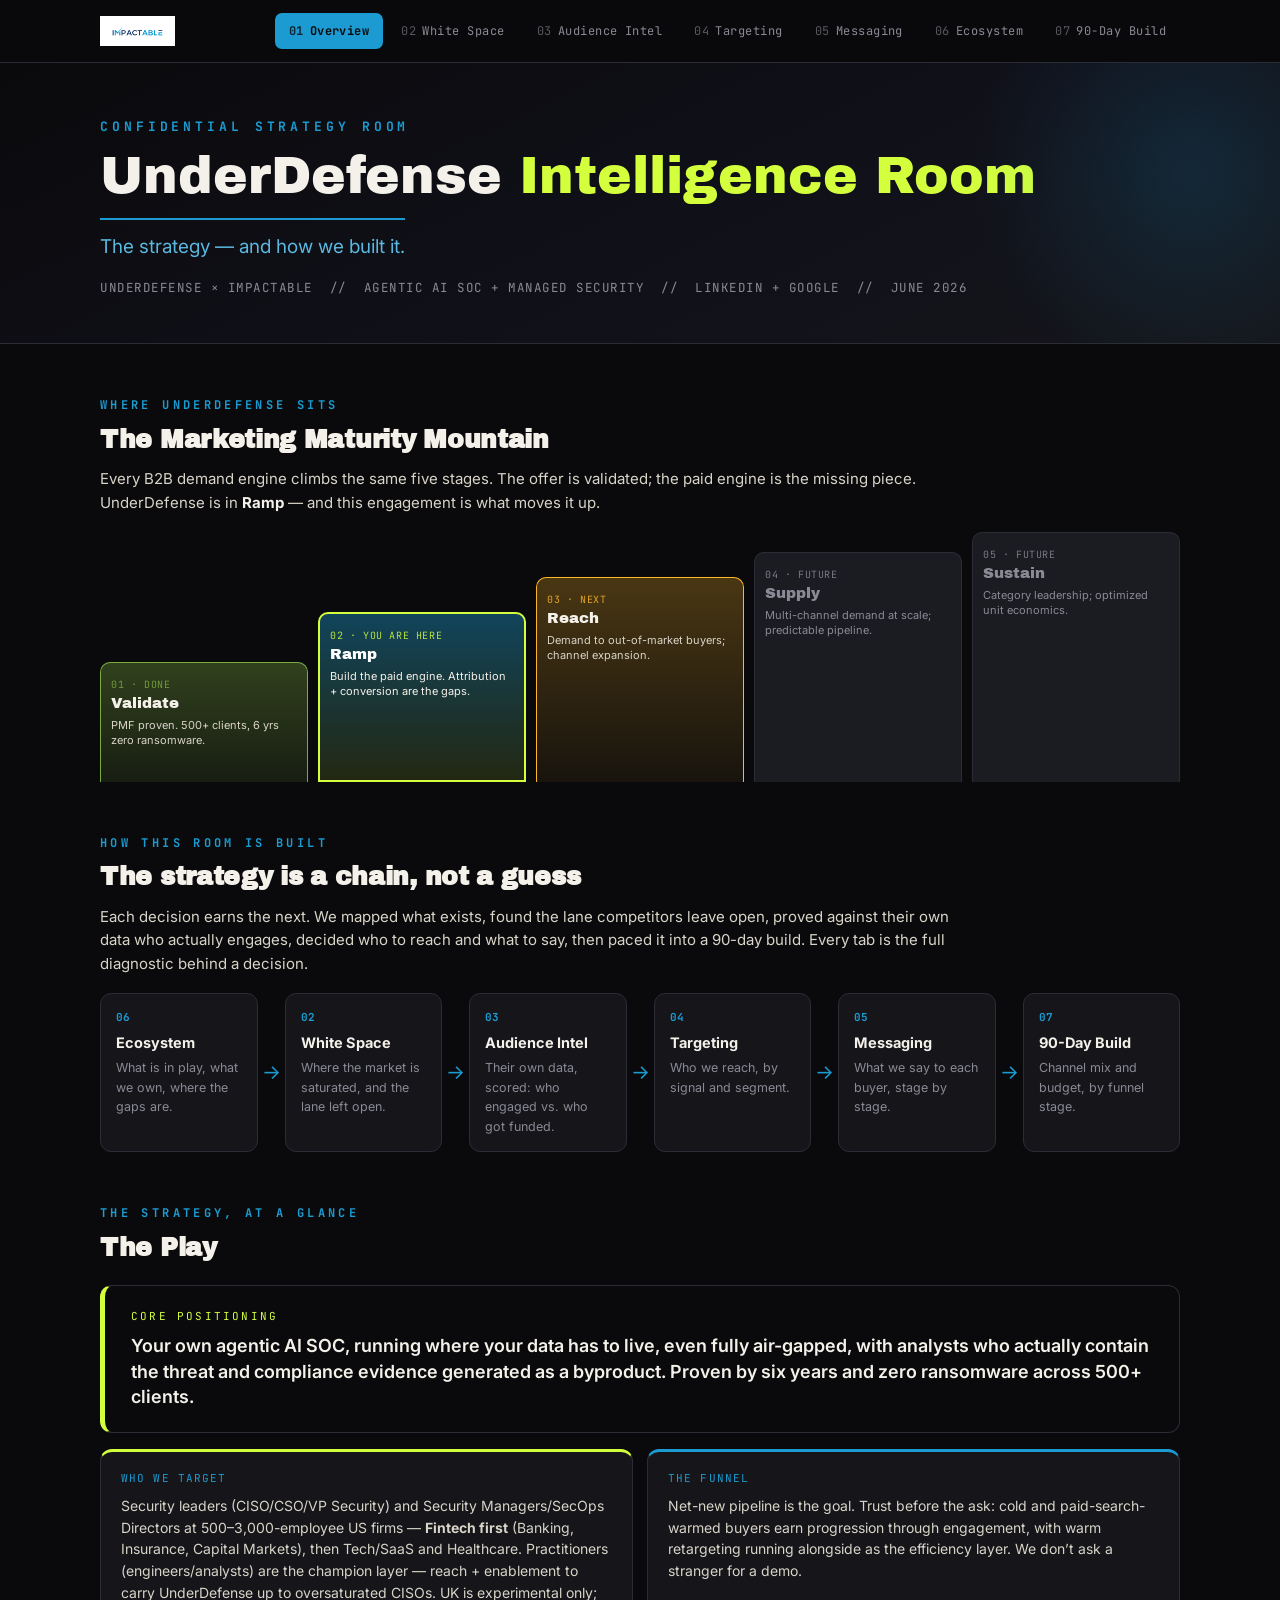
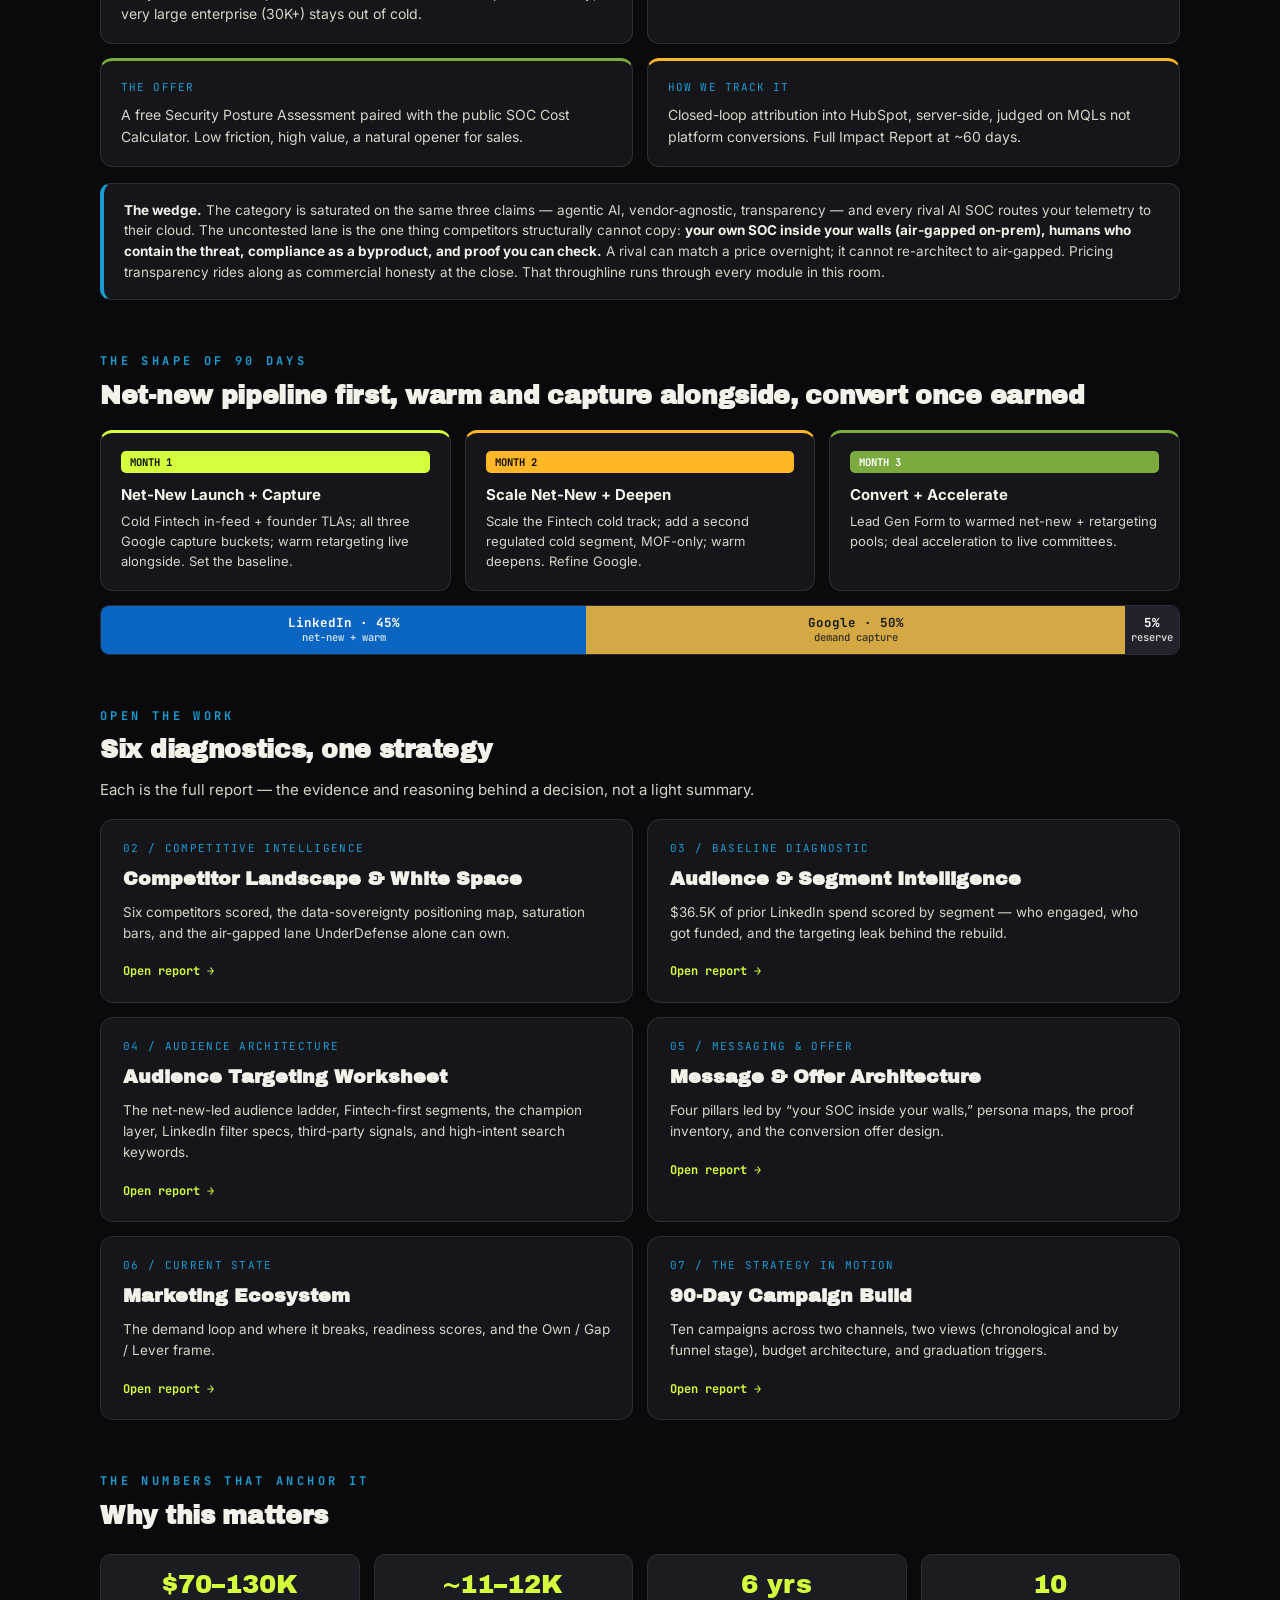
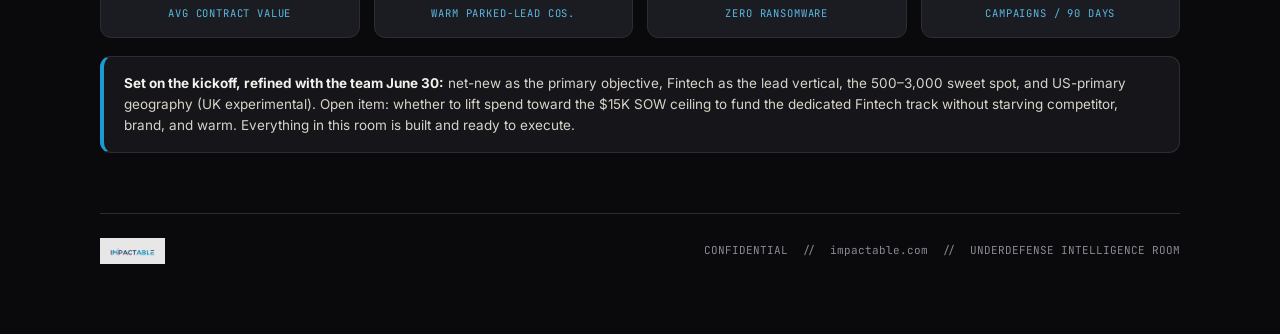
<file: index.html>
<!DOCTYPE html><html lang="en"><head>
<meta charset="utf-8"><meta name="viewport" content="width=device-width,initial-scale=1"><meta name="robots" content="noindex,nofollow">
<title>UnderDefense Intelligence Room — Impactable</title>
<link rel="preconnect" href="https://fonts.googleapis.com"><link rel="preconnect" href="https://fonts.gstatic.com" crossorigin>
<link href="https://fonts.googleapis.com/css2?family=Archivo+Black&family=Inter:wght@400;500;600;700;800;900&family=JetBrains+Mono:wght@400;500;700&display=swap" rel="stylesheet">
<style>
/* ============================================================
   UNDERDEFENSE INTELLIGENCE ROOM — Shared Design System
   Impactable Brand Bible v2
   Linked by every page. Edit tokens here; all pages update.
   ============================================================ */
:root{
  --asphalt:#0A0A0C; --concrete:#15151A; --court:#22222A; --court2:#1B1B22;
  --border:#2C2C36; --border2:#393943;
  --blue:#1B9BD1; --blue-soft:#5BB8E0;
  --canopy:#D4FF3D; --moss:#7BAA3E; --rust:#8B3A1A; --terra:#C4521F; --clay:#FFB627;
  --bone:#F4F1EA; --chalk:#D8D4C8; --muted:#8A8A95;
  --li:#0A66C2; --gold:#D4A843;
  --maxw:1140px;
}
*{box-sizing:border-box;margin:0;padding:0}
html{scroll-behavior:smooth}
body{background:var(--asphalt);color:var(--bone);font-family:'Inter',system-ui,sans-serif;line-height:1.55;-webkit-font-smoothing:antialiased}
a{color:inherit;text-decoration:none}
.wrap{max-width:var(--maxw);margin:0 auto;padding:0 30px}
.mono{font-family:'JetBrains Mono',monospace}

/* ---------- top tab nav (shared) ---------- */
.nav{position:sticky;top:0;z-index:50;background:rgba(10,10,12,.86);backdrop-filter:blur(12px);border-bottom:1px solid var(--border)}
.nav .row{display:flex;align-items:center;gap:24px;height:62px;max-width:var(--maxw);margin:0 auto;padding:0 30px}
.brandmark{width:128px;height:30px;background-image:url('[data-uri]');background-size:contain;background-repeat:no-repeat;background-position:left center;flex:0 0 auto}
.tabs{display:flex;gap:4px;margin-left:auto;overflow-x:auto;scrollbar-width:none}
.tabs::-webkit-scrollbar{display:none}
.tab{font-family:'JetBrains Mono',monospace;font-size:12px;letter-spacing:.04em;color:var(--muted);padding:8px 13px;border-radius:7px;white-space:nowrap;border:1px solid transparent;transition:.15s}
.tab:hover{color:var(--bone);background:var(--concrete)}
.tab.active{color:var(--asphalt);background:var(--blue);font-weight:700}
.tab .n{opacity:.6;margin-right:6px}
.tab.active .n{opacity:.8}

/* ---------- section scaffolding ---------- */
.seckick{font-family:'JetBrains Mono',monospace;font-size:12px;letter-spacing:.28em;color:var(--blue);font-weight:700;text-transform:uppercase;margin-top:52px}
h2.sec{font-family:'Archivo Black',sans-serif;font-size:25px;margin:6px 0 8px;letter-spacing:-.3px}
.lead{color:var(--chalk);font-size:15px;max-width:880px;margin:6px 0 18px}
.lead b{color:var(--bone)}

/* ---------- hero ---------- */
.hero{background:linear-gradient(155deg,#0A0A0C 0%,#101019 55%,#15151A 100%);border-bottom:1px solid var(--border);padding:54px 0 46px;position:relative;overflow:hidden}
.hero::after{content:"";position:absolute;right:-150px;top:-130px;width:480px;height:480px;background:radial-gradient(circle,rgba(27,155,209,.16),transparent 65%)}
.hk{font-family:'JetBrains Mono',monospace;font-size:13px;letter-spacing:.3em;color:var(--blue);font-weight:700}
.htitle{font-family:'Archivo Black',sans-serif;font-size:52px;line-height:1.02;margin:12px 0 4px}
.htitle .c{color:var(--canopy)}
.hsub{font-size:19px;color:var(--blue-soft);margin-top:12px;border-top:2px solid var(--blue);padding-top:12px;display:inline-block}
.hmeta{font-family:'JetBrains Mono',monospace;font-size:12.5px;color:var(--muted);margin-top:16px;letter-spacing:.04em}

/* ---------- generic cards ---------- */
.grid{display:flex;flex-wrap:wrap;gap:14px}
.g2>*{flex:1 1 calc(50% - 7px)}.g3>*{flex:1 1 calc(33.333% - 10px)}.g4>*{flex:1 1 calc(25% - 11px)}
.card{background:var(--concrete);border:1px solid var(--border);border-radius:12px;padding:18px 20px}
.card.acc-blue{border-top:3px solid var(--blue)}.card.acc-canopy{border-top:3px solid var(--canopy)}
.card.acc-moss{border-top:3px solid var(--moss)}.card.acc-terra{border-top:3px solid var(--terra)}.card.acc-clay{border-top:3px solid var(--clay)}

/* ---------- callouts ---------- */
.callout{background:var(--asphalt);border:1px solid var(--border);border-left:5px solid var(--canopy);border-radius:12px;padding:22px 26px;margin-top:18px}
.callout .l{font-family:'JetBrains Mono',monospace;font-size:11px;letter-spacing:.2em;color:var(--canopy);text-transform:uppercase;margin-bottom:8px}
.callout p{font-size:18px;font-weight:600;color:var(--bone);line-height:1.42}
.note{background:var(--concrete);border:1px solid var(--border);border-left:4px solid var(--blue);border-radius:11px;padding:16px 20px;margin-top:16px;font-size:13.5px;color:var(--chalk)}
.note b{color:var(--bone)}

/* ---------- pills / badges ---------- */
.pill{font-family:'JetBrains Mono',monospace;font-size:10.5px;font-weight:700;padding:3px 9px;border-radius:5px;text-transform:uppercase}
.p-moss{background:var(--moss);color:#fff}.p-rust{background:var(--rust);color:#fff}.p-clay{background:var(--clay);color:var(--asphalt)}
.p-blue{background:var(--blue);color:#fff}.p-canopy{background:var(--canopy);color:var(--asphalt)}.p-gray{background:var(--court);color:var(--muted);border:1px solid var(--border2)}

/* ---------- tables ---------- */
table.grid-t{width:100%;border-collapse:collapse;margin-top:10px;font-size:13.5px;background:var(--concrete);border-radius:10px;overflow:hidden}
table.grid-t th{background:var(--court);color:var(--bone);font-family:'JetBrains Mono',monospace;font-size:11px;letter-spacing:.06em;text-transform:uppercase;text-align:left;padding:11px 14px;font-weight:700}
table.grid-t td{padding:11px 14px;border-top:1px solid var(--border);color:var(--chalk);vertical-align:top}
table.grid-t td b{color:var(--bone)}

/* ---------- story arc ---------- */
.arc{display:flex;align-items:stretch;gap:0;margin-top:18px;flex-wrap:wrap}
.arcstep{flex:1;min-width:150px;background:var(--concrete);border:1px solid var(--border);border-radius:11px;padding:15px;position:relative}
.arcstep .num{font-family:'JetBrains Mono',monospace;font-size:11px;color:var(--blue);font-weight:700}
.arcstep h4{font-size:14.5px;margin:6px 0 4px;color:var(--bone)}
.arcstep p{font-size:12.5px;color:var(--muted)}
.arcarrow{display:flex;align-items:center;color:var(--blue);font-size:20px;padding:0 4px}

/* ---------- module directory cards ---------- */
.mod{display:block;background:var(--concrete);border:1px solid var(--border);border-radius:13px;padding:20px 22px;transition:.16s;position:relative;overflow:hidden}
.mod:hover{border-color:var(--blue);transform:translateY(-2px)}
.mod .tagn{font-family:'JetBrains Mono',monospace;font-size:11px;color:var(--blue);letter-spacing:.12em}
.mod h3{font-family:'Archivo Black',sans-serif;font-size:19px;margin:7px 0 8px;color:var(--bone)}
.mod p{font-size:13.5px;color:var(--chalk);margin-bottom:14px}
.mod .open{font-family:'JetBrains Mono',monospace;font-size:12px;color:var(--canopy);font-weight:700}
.mod .open::after{content:" →"}

/* ---------- key numbers band ---------- */
.band{display:flex;flex-wrap:wrap;gap:14px;margin-top:18px}.band>*{flex:1 1 calc(25% - 11px)}
.stat{background:var(--court2);border:1px solid var(--border);border-radius:11px;padding:16px;text-align:center}
.stat .v{font-family:'Archivo Black',sans-serif;font-size:26px;color:var(--canopy);line-height:1}
.stat .k{font-family:'JetBrains Mono',monospace;font-size:10.5px;color:var(--blue-soft);text-transform:uppercase;letter-spacing:.08em;margin-top:8px}

/* ---------- budget bar ---------- */
.bbar{display:flex;height:50px;border-radius:9px;overflow:hidden;border:1px solid var(--border);margin-top:14px;font-family:'JetBrains Mono',monospace;font-weight:700}
.bbar div{display:flex;flex-direction:column;align-items:center;justify-content:center;font-size:12.5px;color:#fff;line-height:1.3}
.bbar div span{font-size:10.5px;font-weight:500;opacity:.85}
.b-li{background:var(--li);flex:45}.b-g{background:var(--gold);color:#1a1a1a !important;flex:50}.b-r{background:var(--court);flex:5}

/* ---------- footer ---------- */
.foot{margin-top:60px;border-top:1px solid var(--border);padding:24px 0 70px;display:flex;justify-content:space-between;align-items:center;flex-wrap:wrap;gap:14px}
.foot .fm{width:110px;height:26px;background-image:url('[data-uri]');background-size:contain;background-repeat:no-repeat;opacity:.9}
.foot .ft{font-family:'JetBrains Mono',monospace;font-size:11px;color:var(--muted)}

@media(max-width:820px){
  .g2>*,.g3>*,.g4>*,.band>*{flex:1 1 100%}
  .htitle{font-size:36px}
  .nav .row{gap:12px}.brandmark{width:104px}
  .arcarrow{transform:rotate(90deg)}
}

/* ============================================================
   REPORT-PAGE COMPONENTS (shared by tabs 02-06)
   ============================================================ */
/* compact report hero */
.rhero{padding:48px 0 32px;border-bottom:1px solid var(--border);background:linear-gradient(155deg,#0A0A0C 0%,#121219 60%,#15151A 100%);position:relative;overflow:hidden}
.rhero::after{content:"";position:absolute;right:-130px;top:-120px;width:420px;height:420px;background:radial-gradient(circle,rgba(27,155,209,.14),transparent 65%)}
.rhero h1{font-family:'Archivo Black',sans-serif;font-size:42px;line-height:1.03;margin:10px 0 4px;letter-spacing:-.4px}
.rhero h1 .c{color:var(--canopy)}
.rhero .rsub{font-size:17px;color:var(--blue-soft);margin-top:10px;border-top:2px solid var(--blue);padding-top:10px;display:inline-block}
.rhero .rmeta{font-family:'JetBrains Mono',monospace;font-size:12px;color:var(--muted);margin-top:12px;letter-spacing:.03em}

/* field / detail table */
.fd{width:100%;border-collapse:collapse;margin-top:10px;background:var(--concrete);border-radius:10px;overflow:hidden;font-size:13.5px}
.fd td{border-top:1px solid var(--border);padding:10px 14px;vertical-align:top}
.fd tr:first-child td{border-top:none}
.fd td.k{font-family:'JetBrains Mono',monospace;font-size:11px;color:var(--blue-soft);text-transform:uppercase;width:200px;letter-spacing:.03em;background:var(--court2)}
.fd td.v{color:var(--chalk)} .fd td.v b{color:var(--bone)}

/* competitor card */
.compcard{background:var(--concrete);border:1px solid var(--border);border-radius:12px;overflow:hidden;margin-bottom:14px}
.compcard .ch{display:flex;justify-content:space-between;align-items:baseline;gap:12px;padding:14px 18px;border-bottom:2px solid var(--blue);background:var(--court2)}
.compcard .ch h3{font-family:'Archivo Black',sans-serif;font-size:18px}
.compcard .ch .cmeta{font-family:'JetBrains Mono',monospace;font-size:11px;color:var(--muted);text-align:right}

/* pillar block */
.pillar{margin-top:20px}
.pillar .ph{font-family:'Archivo Black',sans-serif;font-size:18px;padding-bottom:7px;border-bottom:2px solid var(--blue);margin-bottom:6px}
.pillar.acc-terra .ph{border-color:var(--terra)} .pillar.acc-moss .ph{border-color:var(--moss)}
.pillar.acc-blue .ph{border-color:var(--blue)} .pillar.acc-clay .ph{border-color:var(--clay)}
.sample{color:var(--muted);font-style:italic}

/* funnel stage block */
.stage{border:1px solid var(--border);border-radius:12px;padding:16px 18px;margin-top:12px;background:var(--concrete)}
.stage.s-tof{border-top:3px solid var(--terra)} .stage.s-mof{border-top:3px solid var(--clay)}
.stage.s-bof{border-top:3px solid var(--moss)} .stage.s-accel{border-top:3px solid var(--blue)}
.stage .sh{display:flex;align-items:baseline;gap:12px;margin-bottom:6px;flex-wrap:wrap}
.stage .sh h4{font-family:'Archivo Black',sans-serif;font-size:16px}
.stage .sh .goal{font-family:'JetBrains Mono',monospace;font-size:12px;color:var(--blue-soft)}
.stage p{font-size:13.5px;color:var(--chalk)}
.stage .fmt{font-family:'JetBrains Mono',monospace;font-size:11.5px;color:var(--muted);margin-top:8px}
.stage .fmt b{color:var(--chalk)}

/* tier label + warm pool block (targeting-style, shared) */
.tierlabel{font-family:'JetBrains Mono',monospace;font-size:12.5px;letter-spacing:.16em;text-transform:uppercase;font-weight:700;margin:24px 0 10px;display:flex;align-items:center;gap:10px}
.tierlabel .dot{width:10px;height:10px;border-radius:2px}

/* own/gap/lever columns (ecosystem) */
.ogl{display:flex;flex-wrap:wrap;gap:14px;margin-top:14px}.ogl>.col{flex:1 1 calc(33.333% - 10px)}
.ogl .col{border:1px solid var(--border);border-radius:12px;padding:16px 18px;background:var(--concrete)}
.ogl .col h4{font-family:'Archivo Black',sans-serif;font-size:15px;margin-bottom:10px;display:flex;align-items:center;gap:8px}
.ogl .own h4{color:var(--canopy)} .ogl .gap h4{color:var(--clay)} .ogl .lever h4{color:var(--blue-soft)}
.ogl ul{list-style:none} .ogl li{font-size:13px;color:var(--chalk);padding-left:15px;position:relative;margin-bottom:8px;line-height:1.45}
.ogl li::before{content:"";position:absolute;left:0;top:7px;width:6px;height:6px;border-radius:50%}
.ogl .own li::before{background:var(--canopy)} .ogl .gap li::before{background:var(--clay)} .ogl .lever li::before{background:var(--blue)}
@media(max-width:820px){.ogl>.col{flex:1 1 100%}}

/* ============================================================
   RICH COMPONENTS v2 — shared device family for rebuilt pages
   (banners, scorecards, bars, framework blocks, matrices)
   ============================================================ */
/* channel/section banner (from 90-day build, generalized) */
.xbanner{display:flex;align-items:center;gap:11px;padding:11px 16px;border-radius:9px;margin:18px 0 12px;font-weight:700;font-size:14.5px}
.xbanner .br{margin-left:auto;font-family:'JetBrains Mono',monospace;font-size:12px;font-weight:500;opacity:.9}
.xb-blue{background:linear-gradient(90deg,rgba(27,155,209,.30),rgba(27,155,209,.05));border-left:3px solid var(--blue);color:#bfe6f7}
.xb-canopy{background:linear-gradient(90deg,rgba(212,255,61,.22),rgba(212,255,61,.03));border-left:3px solid var(--canopy);color:#e6ffa0}
.xb-terra{background:linear-gradient(90deg,rgba(196,82,31,.28),rgba(196,82,31,.05));border-left:3px solid var(--terra);color:#f0b49a}
.xb-clay{background:linear-gradient(90deg,rgba(255,182,39,.26),rgba(255,182,39,.04));border-left:3px solid var(--clay);color:#ffd98a}
.xb-moss{background:linear-gradient(90deg,rgba(123,170,62,.30),rgba(123,170,62,.05));border-left:3px solid var(--moss);color:#cfe6a0}

/* scorecard (competitor / persona signature card) */
.score{background:var(--concrete);border:1px solid var(--border);border-radius:13px;overflow:hidden;margin-bottom:14px}
.score .sc-h{display:flex;align-items:center;gap:14px;padding:15px 18px;background:var(--court2);border-bottom:1px solid var(--border)}
.score .sc-rank{font-family:'Archivo Black',sans-serif;font-size:22px;color:var(--asphalt);background:var(--blue);width:42px;height:42px;border-radius:9px;display:flex;align-items:center;justify-content:center;flex:0 0 auto}
.score .sc-t{flex:1}
.score .sc-t h3{font-family:'Archivo Black',sans-serif;font-size:18px;line-height:1.1}
.score .sc-t .sub{font-family:'JetBrains Mono',monospace;font-size:11px;color:var(--muted);margin-top:3px}
.score .sc-meter{flex:0 0 auto;text-align:right}
.score .sc-meter .lab{font-family:'JetBrains Mono',monospace;font-size:9.5px;color:var(--muted);text-transform:uppercase;letter-spacing:.1em}
.score .sc-body{padding:15px 18px;display:flex;flex-wrap:wrap;gap:10px 22px}.score .sc-row{flex:1 1 calc(50% - 11px)}
.score .sc-row{font-size:13px}
.score .sc-row .k{font-family:'JetBrains Mono',monospace;font-size:10px;color:var(--blue-soft);text-transform:uppercase;letter-spacing:.06em;display:block;margin-bottom:2px}
.score .sc-row .v{color:var(--chalk)}
.score .sc-take{padding:12px 18px;background:rgba(27,155,209,.06);border-top:1px solid var(--border);font-size:13px;color:var(--chalk)}
.score .sc-take b{color:var(--bone)}
@media(max-width:820px){.score .sc-row{flex:1 1 100%}}

/* horizontal meter bar (saturation, intensity) */
.meter{height:7px;border-radius:4px;background:var(--court);overflow:hidden;margin-top:6px;width:120px}
.meter > i{display:block;height:100%;border-radius:4px}
.bar-row{display:flex;align-items:center;gap:14px;padding:9px 0;border-bottom:1px solid var(--border)}.bar-row .bl{flex:0 0 220px}.bar-row .bt{flex:1}.bar-row .bv{flex:0 0 74px}
.bar-row .bl{font-size:13.5px;color:var(--bone);font-weight:600}
.bar-row .bt{height:22px;border-radius:5px;background:var(--court);overflow:hidden;position:relative}
.bar-row .bt > i{display:block;height:100%;border-radius:5px}
.bar-row .bv{font-family:'JetBrains Mono',monospace;font-size:12px;text-align:right;color:var(--chalk)}

/* two-axis positioning map */
.posmap{position:relative;background:var(--concrete);border:1px solid var(--border);border-radius:13px;height:420px;margin-top:14px;overflow:hidden}
.posmap .axis{position:absolute;background:var(--border2)}
.posmap .axl{position:absolute;font-family:'JetBrains Mono',monospace;font-size:10px;color:var(--muted);text-transform:uppercase;letter-spacing:.1em}
.posmap .dot{position:absolute;transform:translate(-50%,-50%);text-align:center}
.posmap .dot .pt{width:13px;height:13px;border-radius:50%;margin:0 auto 4px;border:2px solid var(--asphalt);box-shadow:0 0 0 1px rgba(255,255,255,.15)}
.posmap .dot .nm{font-size:11px;color:var(--bone);font-weight:600;white-space:nowrap}
.posmap .zone{position:absolute;border:1.5px dashed var(--canopy);border-radius:12px;background:rgba(212,255,61,.06)}
.posmap .zlab{position:absolute;font-family:'JetBrains Mono',monospace;font-size:10px;color:var(--canopy);font-weight:700;letter-spacing:.08em}

/* numbered framework steps (ladder/flow) */
.ladder{display:flex;flex-direction:column;gap:10px;margin-top:14px}
.rung{display:flex;gap:14px;align-items:stretch;background:var(--concrete);border:1px solid var(--border);border-radius:12px;overflow:hidden}
.rung .rn{flex:0 0 64px;display:flex;align-items:center;justify-content:center;font-family:'Archivo Black',sans-serif;font-size:26px;color:var(--asphalt)}
.rung .rc{padding:14px 16px;flex:1}
.rung .rc h4{font-size:15.5px;color:var(--bone);margin-bottom:3px}
.rung .rc p{font-size:13px;color:var(--chalk)}
.rung .rc .rmeta{font-family:'JetBrains Mono',monospace;font-size:11px;color:var(--muted);margin-top:6px}
.rung.r-canopy .rn{background:var(--canopy)} .rung.r-blue .rn{background:var(--blue)} .rung.r-terra .rn{background:var(--terra);color:#fff} .rung.r-moss .rn{background:var(--moss);color:#fff} .rung.r-clay .rn{background:var(--clay)}

/* mini stat inline chips */
.chips{display:flex;flex-wrap:wrap;gap:8px;margin-top:10px}
.chip{background:var(--court2);border:1px solid var(--border);border-radius:8px;padding:8px 13px}
.chip .cv{font-family:'Archivo Black',sans-serif;font-size:17px;color:var(--canopy);line-height:1}
.chip .ck{font-family:'JetBrains Mono',monospace;font-size:9.5px;color:var(--blue-soft);text-transform:uppercase;letter-spacing:.06em;margin-top:3px}

/* funnel pillar/quadrant grid */
.quad{display:flex;flex-wrap:wrap;gap:12px;margin-top:14px}.quad>*{flex:1 1 calc(50% - 6px)}
.qcell{border:1px solid var(--border);border-radius:12px;padding:16px 18px;background:var(--concrete);border-top:3px solid var(--blue)}
.qcell.q-terra{border-top-color:var(--terra)} .qcell.q-moss{border-top-color:var(--moss)} .qcell.q-clay{border-top-color:var(--clay)} .qcell.q-canopy{border-top-color:var(--canopy)}
.qcell h4{font-family:'Archivo Black',sans-serif;font-size:16px;margin-bottom:4px}
.qcell .qsub{font-family:'JetBrains Mono',monospace;font-size:11px;color:var(--blue-soft);margin-bottom:8px}
.qcell p{font-size:13px;color:var(--chalk)}
@media(max-width:820px){.quad>*{flex:1 1 100%} .bar-row .bl{flex:0 0 120px} .bar-row .bv{flex:0 0 50px}}

/* ecosystem system-loop visual */
.loop{display:flex;align-items:stretch;gap:0;margin-top:14px;flex-wrap:wrap}
.lnode{flex:1;min-width:150px;background:var(--concrete);border:1px solid var(--border);border-radius:11px;padding:13px 14px;text-align:center;position:relative}
.lnode .lk{font-family:'JetBrains Mono',monospace;font-size:9.5px;letter-spacing:.08em;text-transform:uppercase;margin-bottom:5px}
.lnode h4{font-size:13.5px;color:var(--bone);line-height:1.2}
.lnode p{font-size:11px;color:var(--muted);margin-top:4px}
.lnode.own{border-top:3px solid var(--canopy)} .lnode.own .lk{color:var(--canopy)}
.lnode.play{border-top:3px solid var(--blue)} .lnode.play .lk{color:var(--blue-soft)}
.lnode.gap{border-top:3px solid var(--rust)} .lnode.gap .lk{color:#c0654a}
.larr{display:flex;align-items:center;color:var(--blue);font-size:19px;padding:0 5px}
.broken{margin-top:12px;border:1.5px dashed var(--rust);border-radius:10px;padding:11px 16px;background:rgba(139,58,26,.1);font-size:13px;color:#e0a48c;display:flex;align-items:center;gap:10px}
.broken b{color:#e8765a}
@media(max-width:820px){.larr{transform:rotate(90deg)} .lnode{min-width:0}}


/* maturity mountain (overview signature) */
.mountain{display:flex;align-items:flex-end;gap:10px;margin-top:18px;min-height:250px}
.mstage{flex:1;display:flex;flex-direction:column;justify-content:flex-end}
.mbar{border-radius:10px 10px 0 0;padding:14px 10px 12px;border:1px solid var(--border);border-bottom:none;min-height:70px;display:flex;flex-direction:column;justify-content:flex-start}
.mbar .ms{font-family:'JetBrains Mono',monospace;font-size:10px;letter-spacing:.06em;opacity:.85;margin-bottom:4px}
.mbar .mt{font-family:'Archivo Black',sans-serif;font-size:15px;line-height:1.05}
.mbar .md{font-size:11px;margin-top:6px;line-height:1.35}
.m-done{background:linear-gradient(180deg,rgba(123,170,62,.34),rgba(123,170,62,.12));border-color:var(--moss)}
.m-done .ms{color:var(--moss)} .m-done .mt{color:var(--bone)} .m-done .md{color:var(--chalk)}
.m-here{background:linear-gradient(180deg,rgba(27,155,209,.4),rgba(212,255,61,.12));border:2px solid var(--canopy)}
.m-here .ms{color:var(--canopy)} .m-here .mt{color:#fff} .m-here .md{color:var(--bone)}
.m-next{background:linear-gradient(180deg,rgba(255,182,39,.26),rgba(255,182,39,.06));border-color:var(--clay)}
.m-next .ms{color:var(--clay)} .m-next .mt{color:var(--bone)} .m-next .md{color:var(--chalk)}
.m-future{background:var(--court2)}
.m-future .ms{color:var(--muted)} .m-future .mt{color:var(--muted)} .m-future .md{color:var(--muted)}
.mbase{display:flex;gap:10px;margin-top:6px}
.mbase div{flex:1;text-align:center;font-family:'JetBrains Mono',monospace;font-size:10px;color:var(--muted)}
@media(max-width:820px){.mountain{min-height:0;flex-direction:column}.mstage{width:100%}.mbar{min-height:0}}

</style>
</head><body>
<nav class="nav"><div class="row">
  <a class="brandmark" href="index.html" aria-label="Impactable"></a>
  <div class="tabs">
    <a class="tab active" href="index.html"><span class="n">01</span>Overview</a>
    <a class="tab" href="white-space.html"><span class="n">02</span>White Space</a>
    <a class="tab" href="audience-intel.html"><span class="n">03</span>Audience Intel</a>
    <a class="tab" href="targeting.html"><span class="n">04</span>Targeting</a>
    <a class="tab" href="messaging.html"><span class="n">05</span>Messaging</a>
    <a class="tab" href="ecosystem.html"><span class="n">06</span>Ecosystem</a>
    <a class="tab" href="campaign-build.html"><span class="n">07</span>90-Day Build</a>
  </div>
</div></nav>

<div class="hero"><div class="wrap">
  <div class="hk">CONFIDENTIAL STRATEGY ROOM</div>
  <div class="htitle">UnderDefense <span class="c">Intelligence Room</span></div>
  <div class="hsub">The strategy &mdash; and how we built it.</div>
  <div class="hmeta">UNDERDEFENSE &times; IMPACTABLE &nbsp;//&nbsp; AGENTIC AI SOC + MANAGED SECURITY &nbsp;//&nbsp; LINKEDIN + GOOGLE &nbsp;//&nbsp; JUNE 2026</div>
</div></div>

<div class="wrap">

  <!-- SIGNATURE: MATURITY MOUNTAIN -->
  <div class="seckick">Where UnderDefense sits</div>
  <h2 class="sec">The Marketing Maturity Mountain</h2>
  <p class="lead">Every B2B demand engine climbs the same five stages. The offer is validated; the paid engine is the missing piece. UnderDefense is in <b>Ramp</b> &mdash; and this engagement is what moves it up.</p>
  <div class="mountain">
    <div class="mstage" style="height:120px"><div class="mbar m-done" style="height:120px"><div class="ms">01 &middot; DONE</div><div class="mt">Validate</div><div class="md">PMF proven. 500+ clients, 6 yrs zero ransomware.</div></div></div>
    <div class="mstage" style="height:170px"><div class="mbar m-here" style="height:170px"><div class="ms">02 &middot; YOU ARE HERE</div><div class="mt">Ramp</div><div class="md">Build the paid engine. Attribution + conversion are the gaps.</div></div></div>
    <div class="mstage" style="height:205px"><div class="mbar m-next" style="height:205px"><div class="ms">03 &middot; NEXT</div><div class="mt">Reach</div><div class="md">Demand to out-of-market buyers; channel expansion.</div></div></div>
    <div class="mstage" style="height:230px"><div class="mbar m-future" style="height:230px"><div class="ms">04 &middot; FUTURE</div><div class="mt">Supply</div><div class="md">Multi-channel demand at scale; predictable pipeline.</div></div></div>
    <div class="mstage" style="height:250px"><div class="mbar m-future" style="height:250px"><div class="ms">05 &middot; FUTURE</div><div class="mt">Sustain</div><div class="md">Category leadership; optimized unit economics.</div></div></div>
  </div>

  <!-- STORY ARC -->
  <div class="seckick">How this room is built</div>
  <h2 class="sec">The strategy is a chain, not a guess</h2>
  <p class="lead">Each decision earns the next. We mapped what exists, found the lane competitors leave open, proved against their own data who actually engages, decided who to reach and what to say, then paced it into a 90-day build. Every tab is the full diagnostic behind a decision.</p>
  <div class="arc">
    <div class="arcstep"><div class="num">06</div><h4>Ecosystem</h4><p>What is in play, what we own, where the gaps are.</p></div>
    <div class="arcarrow">&rarr;</div>
    <div class="arcstep"><div class="num">02</div><h4>White Space</h4><p>Where the market is saturated, and the lane left open.</p></div>
    <div class="arcarrow">&rarr;</div>
    <div class="arcstep"><div class="num">03</div><h4>Audience Intel</h4><p>Their own data, scored: who engaged vs. who got funded.</p></div>
    <div class="arcarrow">&rarr;</div>
    <div class="arcstep"><div class="num">04</div><h4>Targeting</h4><p>Who we reach, by signal and segment.</p></div>
    <div class="arcarrow">&rarr;</div>
    <div class="arcstep"><div class="num">05</div><h4>Messaging</h4><p>What we say to each buyer, stage by stage.</p></div>
    <div class="arcarrow">&rarr;</div>
    <div class="arcstep"><div class="num">07</div><h4>90-Day Build</h4><p>Channel mix and budget, by funnel stage.</p></div>
  </div>

  <!-- THE PLAY -->
  <div class="seckick">The strategy, at a glance</div>
  <h2 class="sec">The Play</h2>
  <div class="callout"><div class="l">Core Positioning</div>
    <p>Your own agentic AI SOC, running where your data has to live, even fully air-gapped, with analysts who actually contain the threat and compliance evidence generated as a byproduct. Proven by six years and zero ransomware across 500+ clients.</p></div>
  <div class="grid g2" style="margin-top:16px">
    <div class="card acc-canopy"><div class="mono" style="font-size:11px;color:var(--blue);letter-spacing:.1em">WHO WE TARGET</div>
      <p style="font-size:14px;color:var(--chalk);margin-top:8px">Security leaders (CISO/CSO/VP Security) and Security Managers/SecOps Directors at 500&ndash;3,000-employee US firms &mdash; <b>Fintech first</b> (Banking, Insurance, Capital Markets), then Tech/SaaS and Healthcare. Practitioners (engineers/analysts) are the champion layer &mdash; reach + enablement to carry UnderDefense up to oversaturated CISOs. UK is experimental only; very large enterprise (30K+) stays out of cold.</p></div>
    <div class="card acc-blue"><div class="mono" style="font-size:11px;color:var(--blue);letter-spacing:.1em">THE FUNNEL</div>
      <p style="font-size:14px;color:var(--chalk);margin-top:8px">Net-new pipeline is the goal. Trust before the ask: cold and paid-search-warmed buyers earn progression through engagement, with warm retargeting running alongside as the efficiency layer. We don&rsquo;t ask a stranger for a demo.</p></div>
    <div class="card acc-moss"><div class="mono" style="font-size:11px;color:var(--blue);letter-spacing:.1em">THE OFFER</div>
      <p style="font-size:14px;color:var(--chalk);margin-top:8px">A free Security Posture Assessment paired with the public SOC Cost Calculator. Low friction, high value, a natural opener for sales.</p></div>
    <div class="card acc-clay"><div class="mono" style="font-size:11px;color:var(--blue);letter-spacing:.1em">HOW WE TRACK IT</div>
      <p style="font-size:14px;color:var(--chalk);margin-top:8px">Closed-loop attribution into HubSpot, server-side, judged on MQLs not platform conversions. Full Impact Report at ~60 days.</p></div>
  </div>
  <div class="note"><b>The wedge.</b> The category is saturated on the same three claims &mdash; agentic AI, vendor-agnostic, transparency &mdash; and every rival AI SOC routes your telemetry to their cloud. The uncontested lane is the one thing competitors structurally cannot copy: <b>your own SOC inside your walls (air-gapped on-prem), humans who contain the threat, compliance as a byproduct, and proof you can check.</b> A rival can match a price overnight; it cannot re-architect to air-gapped. Pricing transparency rides along as commercial honesty at the close. That throughline runs through every module in this room.</div>

  <!-- 90-DAY SHAPE -->
  <div class="seckick">The shape of 90 days</div>
  <h2 class="sec">Net-new pipeline first, warm and capture alongside, convert once earned</h2>
  <div class="grid g3" style="margin-top:14px">
    <div class="card acc-canopy"><div class="pill p-canopy">MONTH 1</div><h4 style="margin:10px 0 5px;font-size:15px">Net-New Launch + Capture</h4><p style="font-size:13px;color:var(--chalk)">Cold Fintech in-feed + founder TLAs; all three Google capture buckets; warm retargeting live alongside. Set the baseline.</p></div>
    <div class="card acc-clay"><div class="pill p-clay">MONTH 2</div><h4 style="margin:10px 0 5px;font-size:15px">Scale Net-New + Deepen</h4><p style="font-size:13px;color:var(--chalk)">Scale the Fintech cold track; add a second regulated cold segment, MOF-only; warm deepens. Refine Google.</p></div>
    <div class="card acc-moss"><div class="pill p-moss">MONTH 3</div><h4 style="margin:10px 0 5px;font-size:15px">Convert + Accelerate</h4><p style="font-size:13px;color:var(--chalk)">Lead Gen Form to warmed net-new + retargeting pools; deal acceleration to live committees.</p></div>
  </div>
  <div class="bbar">
    <div class="b-li">LinkedIn &middot; 45%<span>net-new + warm</span></div>
    <div class="b-g">Google &middot; 50%<span>demand capture</span></div>
    <div class="b-r">5%<span>reserve</span></div>
  </div>

  <!-- MODULE DIRECTORY -->
  <div class="seckick">Open the work</div>
  <h2 class="sec">Six diagnostics, one strategy</h2>
  <p class="lead">Each is the full report &mdash; the evidence and reasoning behind a decision, not a light summary.</p>
  <div class="grid g2" style="margin-top:14px">
    <a class="mod" href="white-space.html"><div class="tagn">02 / COMPETITIVE INTELLIGENCE</div><h3>Competitor Landscape &amp; White Space</h3><p>Six competitors scored, the data-sovereignty positioning map, saturation bars, and the air-gapped lane UnderDefense alone can own.</p><span class="open">Open report</span></a>
    <a class="mod" href="audience-intel.html"><div class="tagn">03 / BASELINE DIAGNOSTIC</div><h3>Audience &amp; Segment Intelligence</h3><p>$36.5K of prior LinkedIn spend scored by segment &mdash; who engaged, who got funded, and the targeting leak behind the rebuild.</p><span class="open">Open report</span></a>
    <a class="mod" href="targeting.html"><div class="tagn">04 / AUDIENCE ARCHITECTURE</div><h3>Audience Targeting Worksheet</h3><p>The net-new-led audience ladder, Fintech-first segments, the champion layer, LinkedIn filter specs, third-party signals, and high-intent search keywords.</p><span class="open">Open report</span></a>
    <a class="mod" href="messaging.html"><div class="tagn">05 / MESSAGING &amp; OFFER</div><h3>Message &amp; Offer Architecture</h3><p>Four pillars led by &ldquo;your SOC inside your walls,&rdquo; persona maps, the proof inventory, and the conversion offer design.</p><span class="open">Open report</span></a>
    <a class="mod" href="ecosystem.html"><div class="tagn">06 / CURRENT STATE</div><h3>Marketing Ecosystem</h3><p>The demand loop and where it breaks, readiness scores, and the Own / Gap / Lever frame.</p><span class="open">Open report</span></a>
    <a class="mod" href="campaign-build.html"><div class="tagn">07 / THE STRATEGY IN MOTION</div><h3>90-Day Campaign Build</h3><p>Ten campaigns across two channels, two views (chronological and by funnel stage), budget architecture, and graduation triggers.</p><span class="open">Open report</span></a>
  </div>

  <!-- KEY NUMBERS -->
  <div class="seckick">The numbers that anchor it</div>
  <h2 class="sec">Why this matters</h2>
  <div class="band">
    <div class="stat"><div class="v">$70&ndash;130K</div><div class="k">Avg contract value</div></div>
    <div class="stat"><div class="v">~11&ndash;12K</div><div class="k">Warm parked-lead cos.</div></div>
    <div class="stat"><div class="v">6 yrs</div><div class="k">Zero ransomware</div></div>
    <div class="stat"><div class="v">10</div><div class="k">Campaigns / 90 days</div></div>
  </div>
  <div class="note" style="margin-top:18px"><b>Set on the kickoff, refined with the team June 30:</b> net-new as the primary objective, Fintech as the lead vertical, the 500&ndash;3,000 sweet spot, and US-primary geography (UK experimental). Open item: whether to lift spend toward the $15K SOW ceiling to fund the dedicated Fintech track without starving competitor, brand, and warm. Everything in this room is built and ready to execute.</div>

  <div class="foot"><div class="fm"></div><div class="ft">CONFIDENTIAL &nbsp;//&nbsp; impactable.com &nbsp;//&nbsp; UNDERDEFENSE INTELLIGENCE ROOM</div></div>

</div></body></html>
</file>
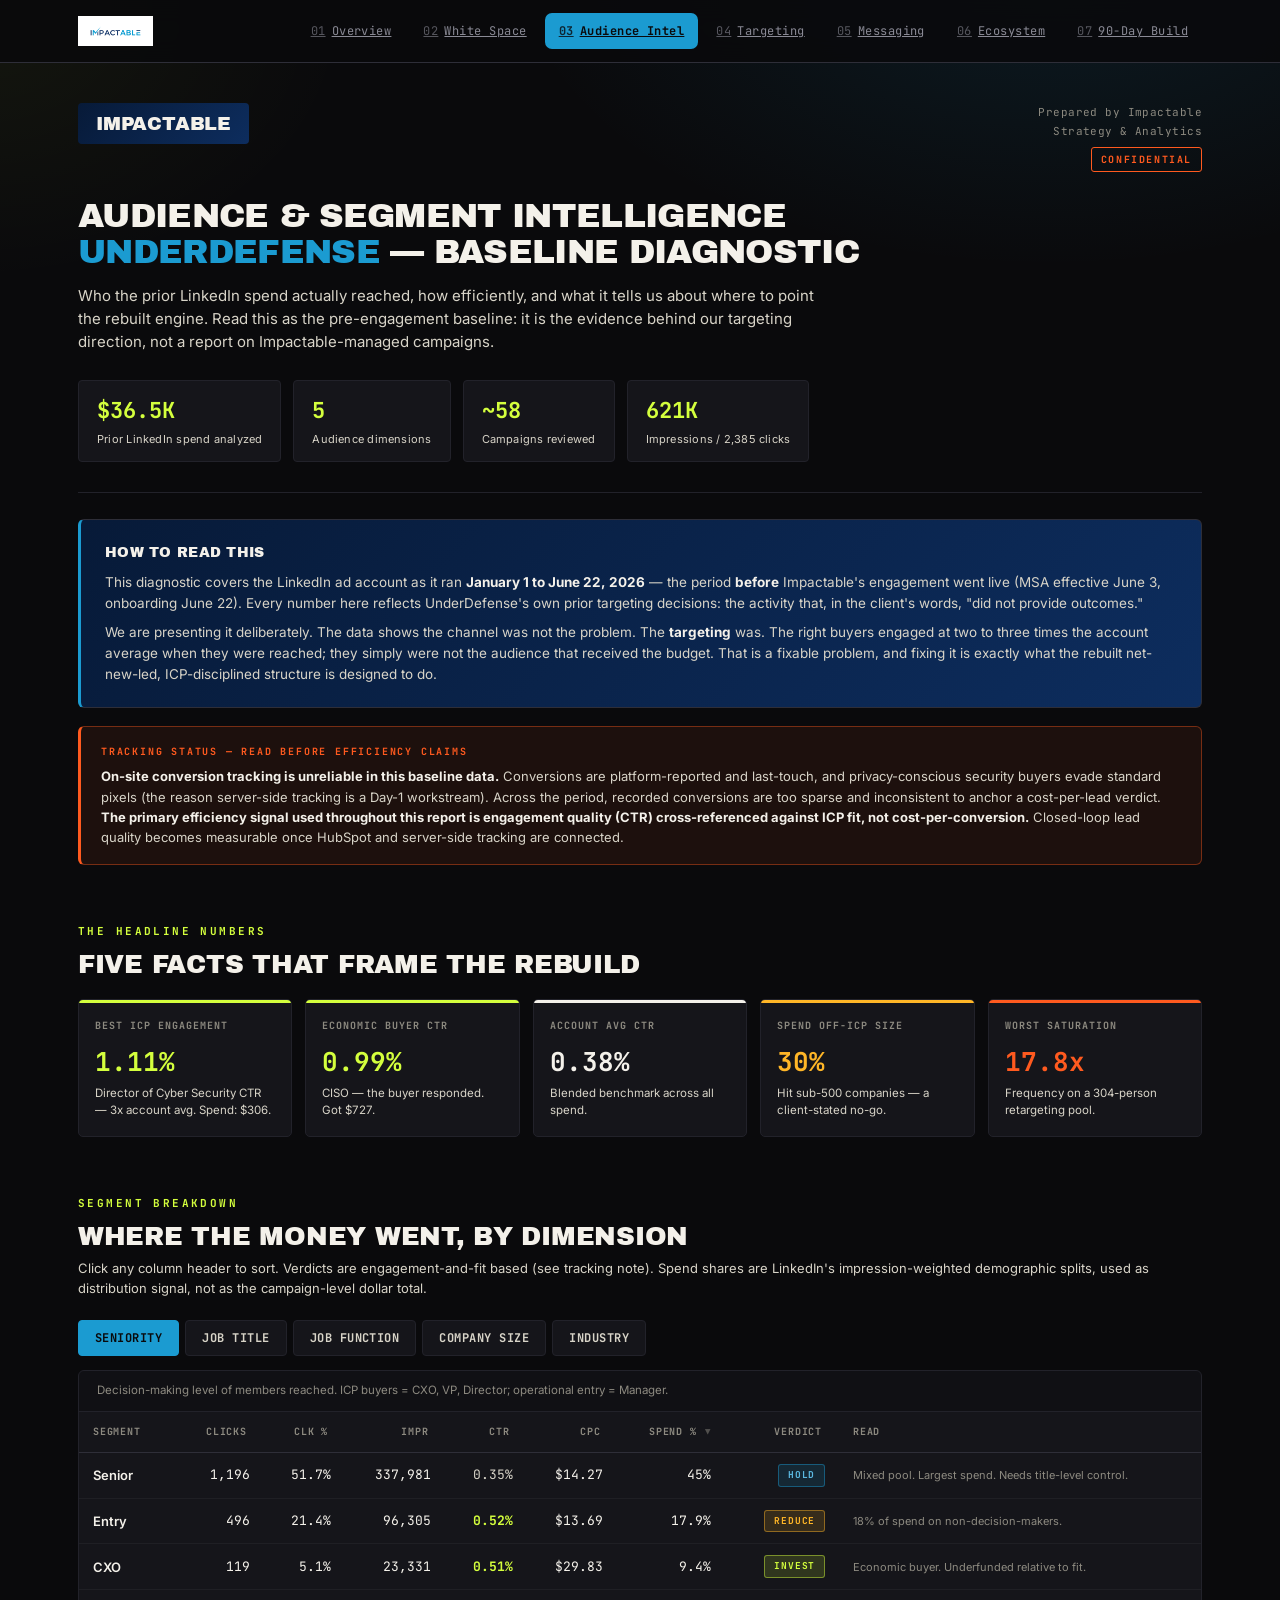
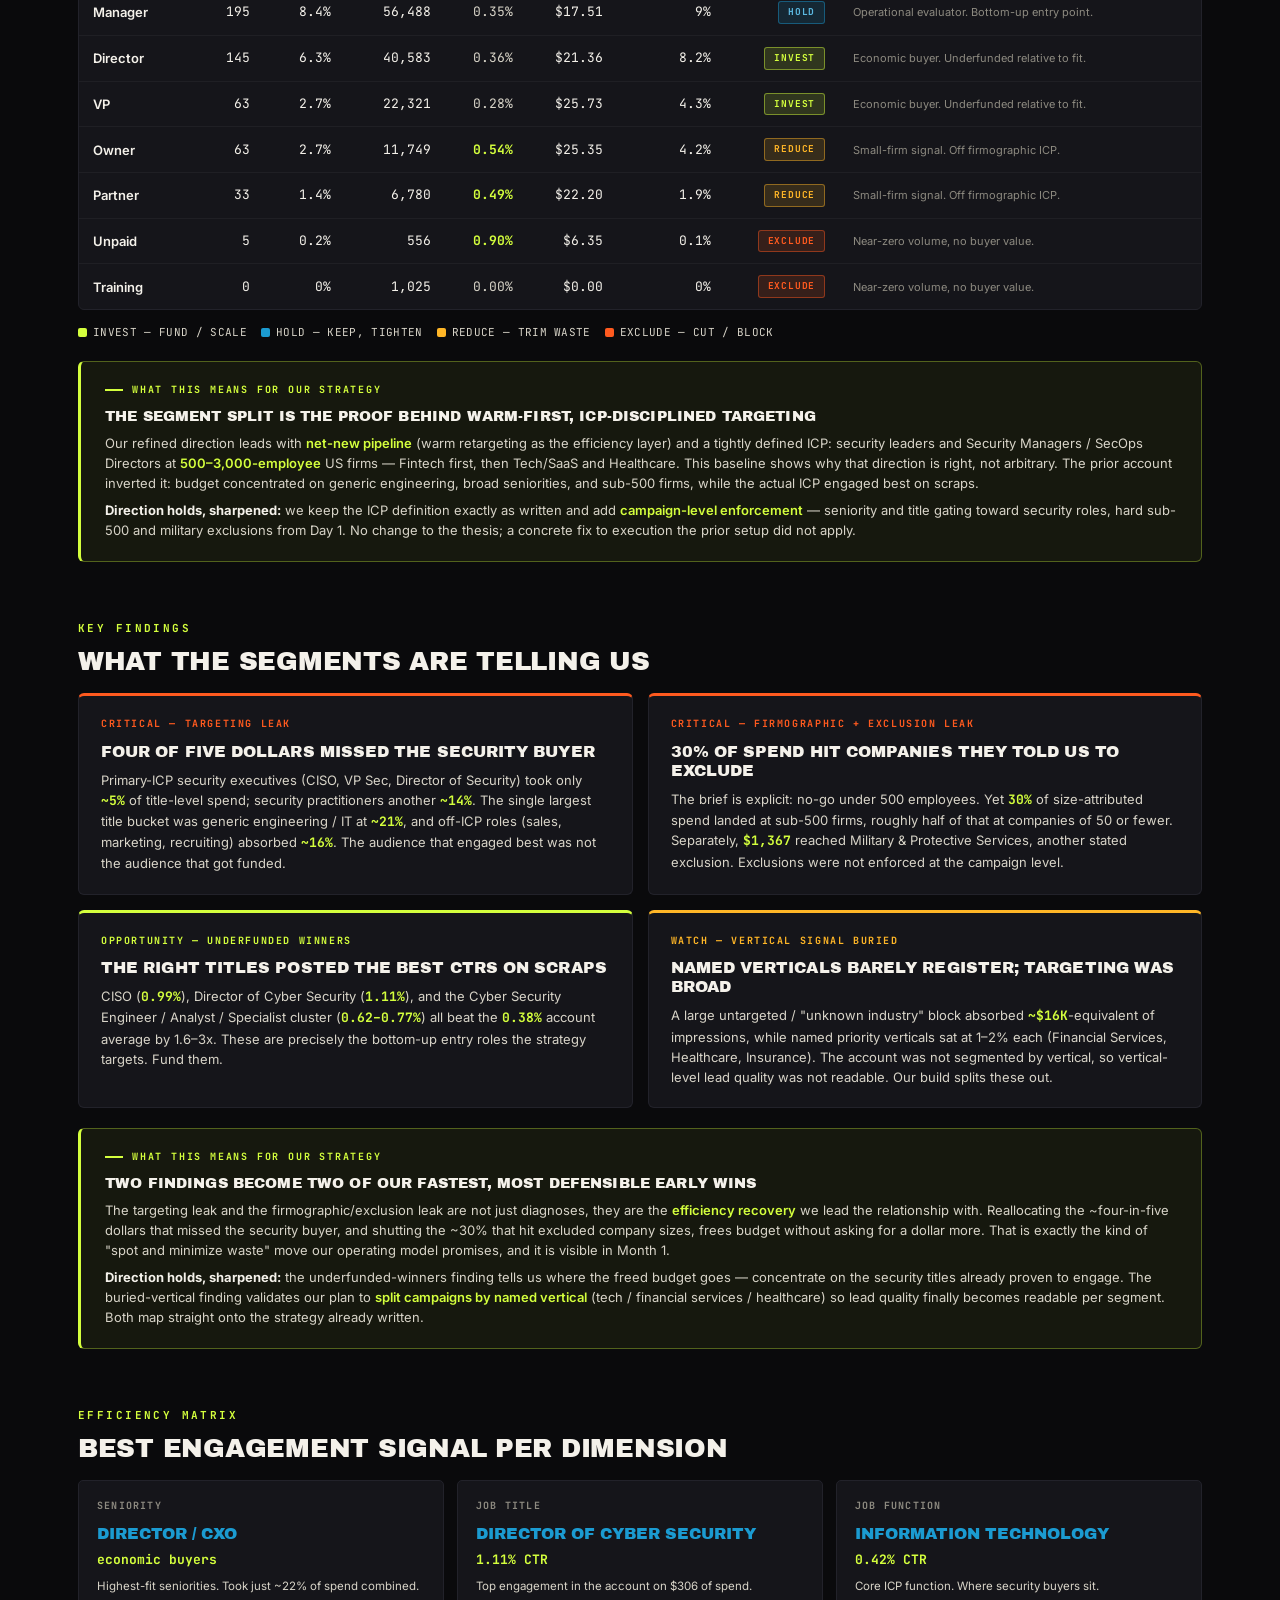
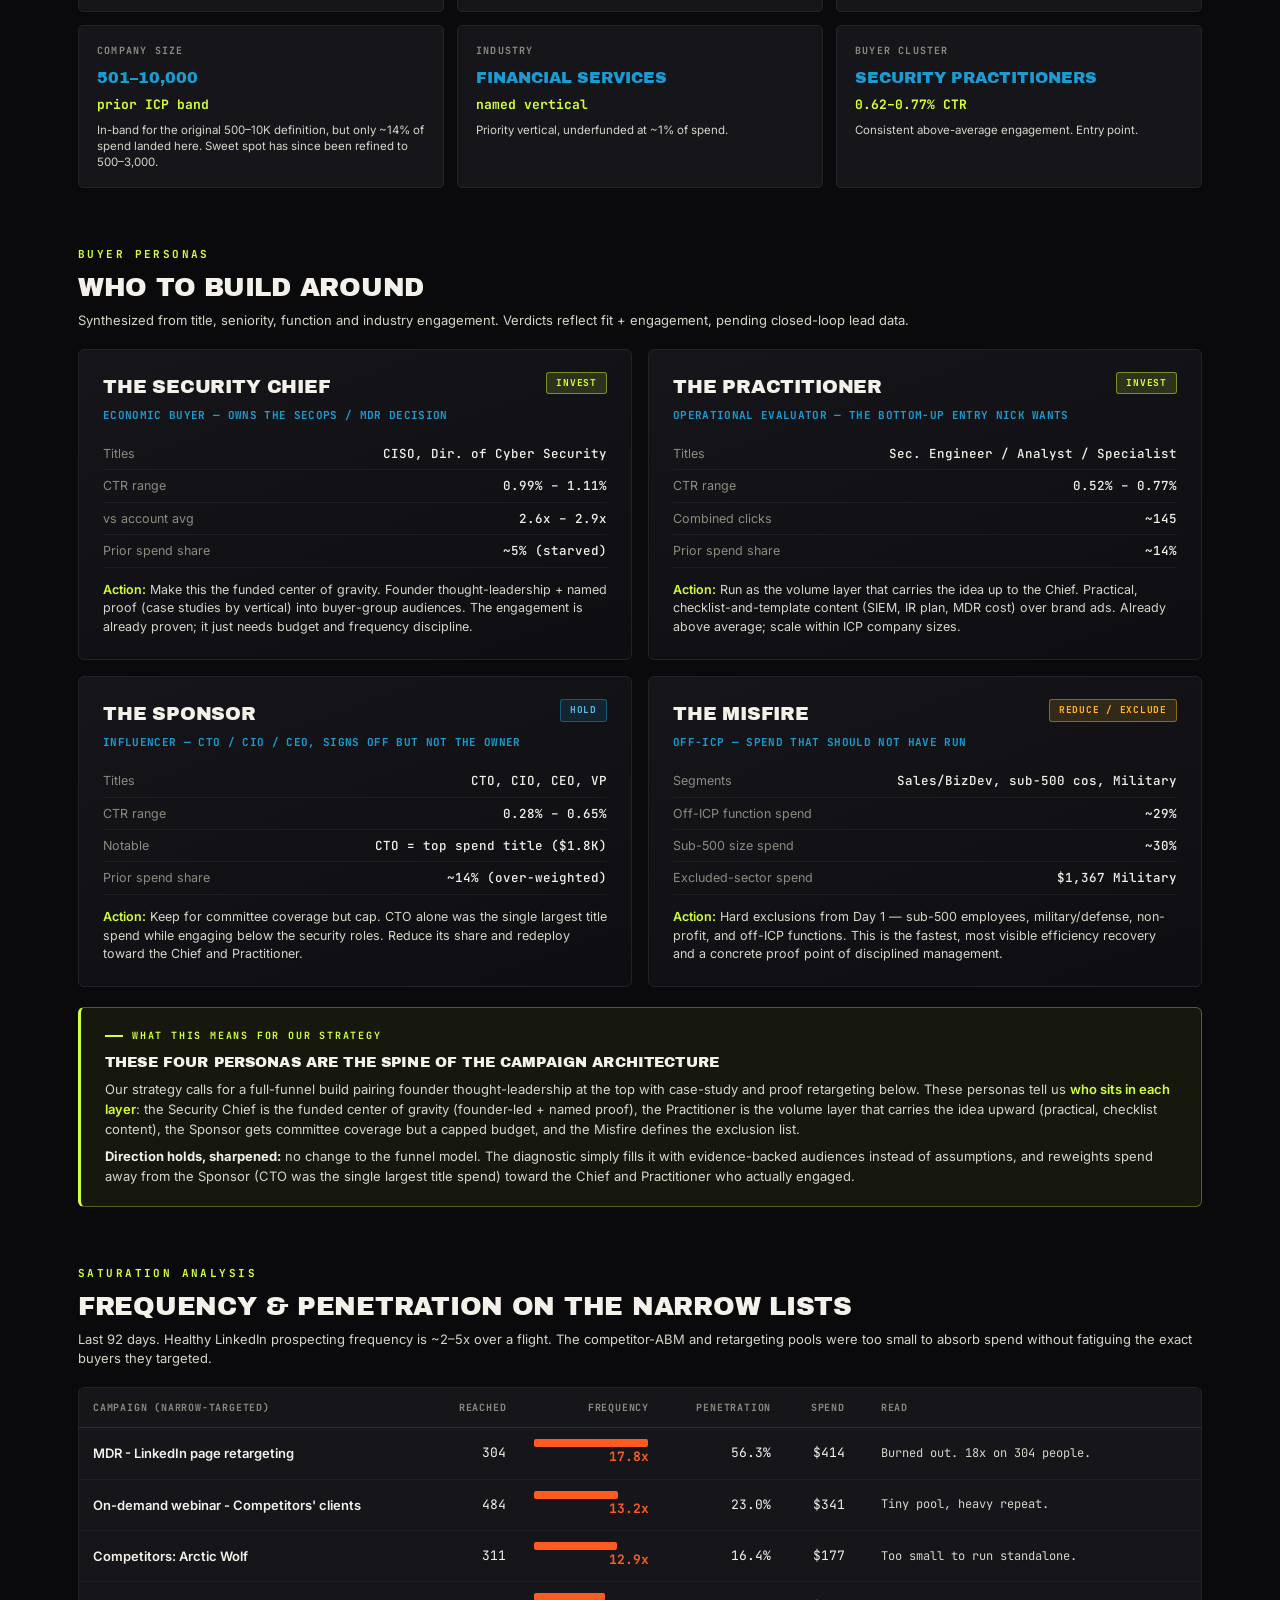
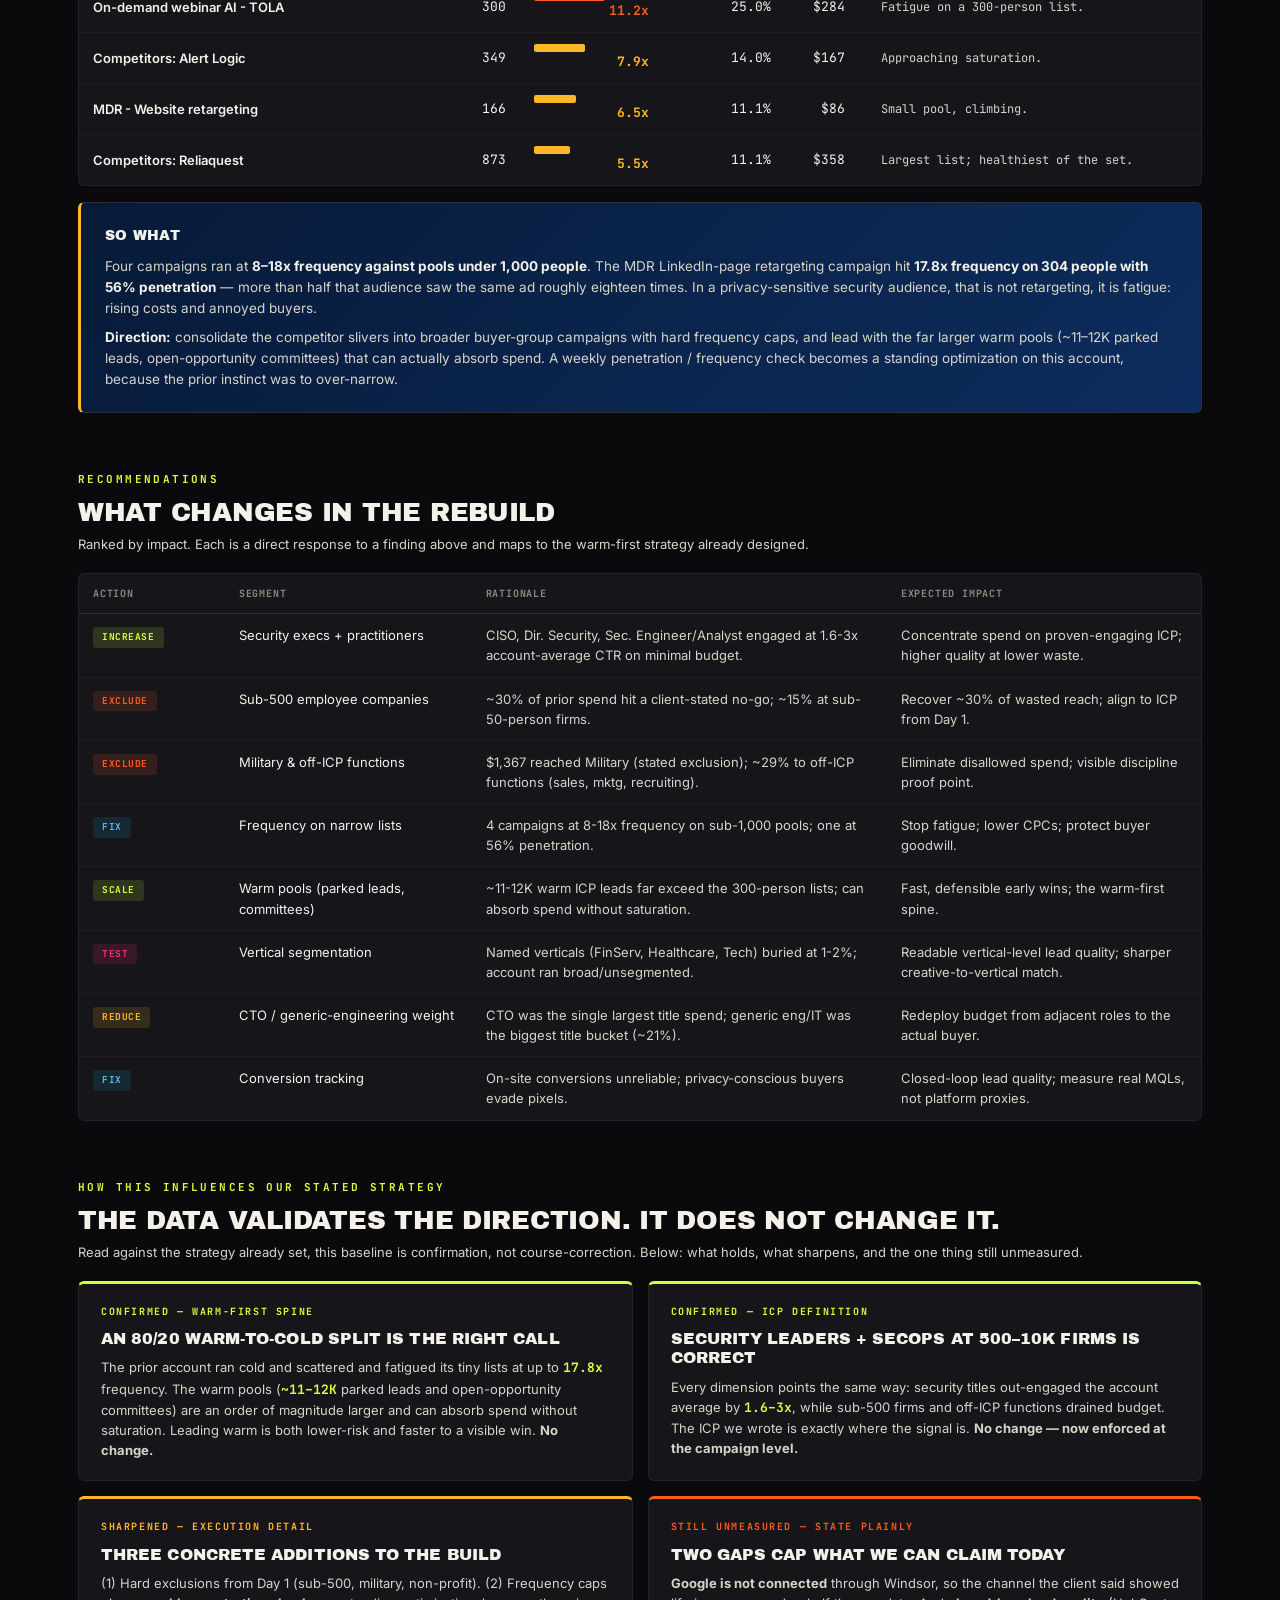
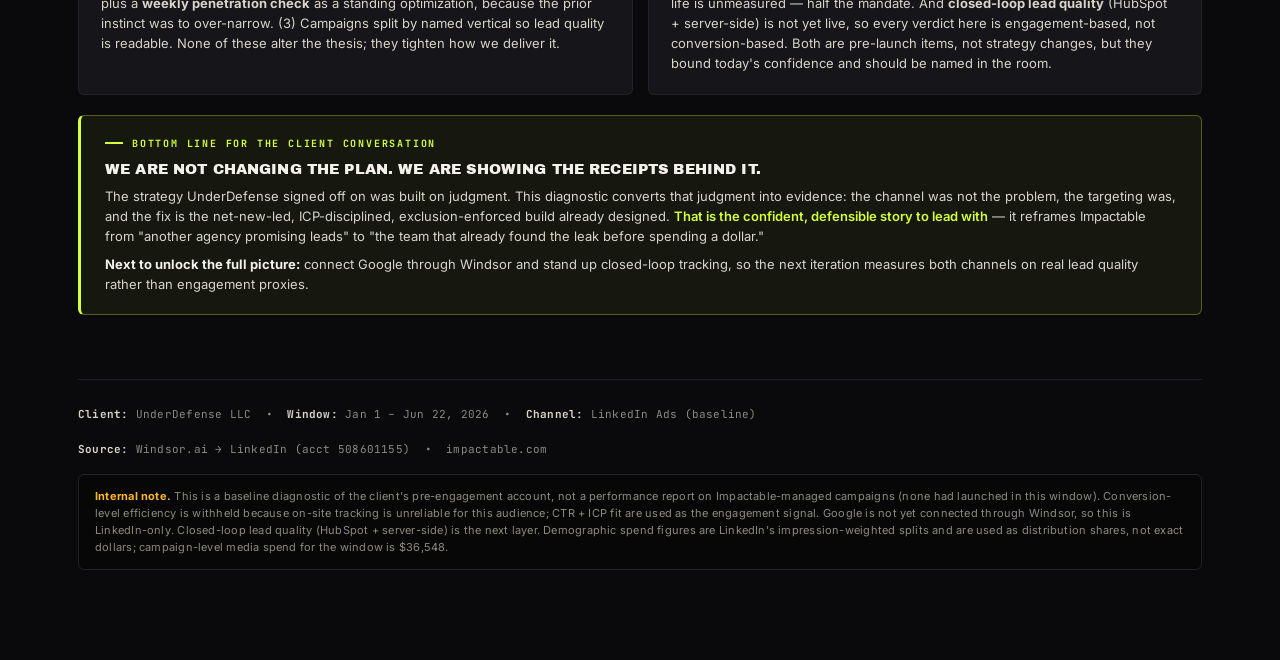
<file: audience-intel.html>
<!DOCTYPE html>
<html lang="en">
<head>
<meta charset="UTF-8">
<meta name="viewport" content="width=device-width, initial-scale=1.0">
<title>UnderDefense | Audience &amp; Segment Intelligence Diagnostic</title>
<link rel="preconnect" href="https://fonts.googleapis.com">
<link rel="preconnect" href="https://fonts.gstatic.com" crossorigin>
<link href="https://fonts.googleapis.com/css2?family=Archivo+Black&family=Inter:wght@400;500;600;700;800;900&family=JetBrains+Mono:wght@400;500;700&family=Fraunces:ital,opsz,wght@0,9..144,400;0,9..144,600;1,9..144,400;1,9..144,600&display=swap" rel="stylesheet">
<style>
:root{
  /* Brand Bible v2 */
  --asphalt:#0A0A0C; --concrete:#15151A; --court:#22222A;
  --navy:#0D2D5E; --navy-deep:#071A38; --blue:#1B9BD1; --blue-soft:#5BB8E0;
  --bone:#F4F1EA; --chalk:#D8D4C8;
  --moss:#7BAA3E; --canopy:#D4FF3D; --terracotta:#C4521F; --hazard:#FF5A1F;
  --rust:#8B3A1A; --clay:#FFB627; --jet-pink:#FF2D7A; --plum:#5C2D6E;
  /* semantic mapping for the diagnostic */
  --bg:var(--asphalt); --surface:var(--concrete); --surface2:#1b1b21;
  --border:var(--court); --border2:#2e2e38;
  --t1:var(--bone); --t2:var(--chalk); --t3:#8d8a80;
  --invest:var(--canopy); --hold:var(--blue); --reduce:var(--clay);
  --exclude:var(--hazard); --watch:var(--jet-pink);
}
*{box-sizing:border-box;margin:0;padding:0}
body{
  font-family:'Inter',sans-serif; background:var(--bg); color:var(--t1);
  line-height:1.55; -webkit-font-smoothing:antialiased;
  background-image:radial-gradient(900px 520px at 82% -5%,rgba(27,155,209,0.12),transparent 60%),radial-gradient(680px 480px at -2% 2%,rgba(212,255,61,0.05),transparent 55%);
  background-attachment:fixed;
}
.wrap{max-width:1180px;margin:0 auto;padding:0 28px 90px}
.mono{font-family:'JetBrains Mono',monospace}
.sectlabel{font-family:'JetBrains Mono',monospace;font-size:11px;font-weight:700;letter-spacing:.22em;text-transform:uppercase;color:var(--canopy);margin-bottom:10px}
h2{font-family:'Archivo Black',sans-serif;font-size:26px;font-weight:400;letter-spacing:-.01em;line-height:1.1;margin-bottom:6px;text-transform:uppercase}
h2 .sub{display:block;font-family:'Inter',sans-serif;font-size:13px;font-weight:400;color:var(--t2);margin-top:9px;letter-spacing:0;line-height:1.5;text-transform:none}
section{margin-top:58px}

/* HEADER */
header{padding:40px 0 30px;border-bottom:1px solid var(--border)}
.htop{display:flex;justify-content:space-between;align-items:flex-start;gap:24px;flex-wrap:wrap}
.logochip{background:linear-gradient(135deg,var(--navy-deep) 0%,var(--navy) 100%);border-radius:4px;padding:11px 18px;display:inline-flex;align-items:center}
.logochip .wm{font-family:'Archivo Black',sans-serif;font-size:19px;letter-spacing:-.01em;color:var(--bone);line-height:1;text-transform:uppercase}
.hmeta{text-align:right;font-family:'JetBrains Mono',monospace;font-size:11px;color:var(--t3);letter-spacing:.04em;line-height:1.7}
.hmeta .conf{display:inline-block;margin-top:7px;font-size:10px;font-weight:700;letter-spacing:.16em;text-transform:uppercase;color:var(--hazard);border:1px solid var(--hazard);border-radius:3px;padding:3px 9px}
h1{font-family:'Archivo Black',sans-serif;font-size:34px;font-weight:400;letter-spacing:-.02em;margin-top:26px;line-height:1.05;text-transform:uppercase}
h1 .accent{color:var(--blue)}
.tagline{color:var(--t2);font-size:15px;margin-top:14px;max-width:760px}
.badges{display:flex;gap:12px;flex-wrap:wrap;margin-top:26px}
.badge{background:var(--surface);border:1px solid var(--border);border-radius:4px;padding:13px 18px;min-width:150px}
.badge .n{font-family:'JetBrains Mono',monospace;font-size:22px;font-weight:700;color:var(--canopy)}
.badge .l{font-size:11px;color:var(--t2);margin-top:3px;letter-spacing:.02em}

/* CALLOUT / FRAMING */
.frame{background:linear-gradient(135deg,var(--navy-deep) 0%,var(--navy) 100%);border:1px solid var(--border2);border-left:3px solid var(--blue);border-radius:6px;padding:22px 24px;margin-top:26px}
.frame h3{font-family:'Archivo Black',sans-serif;font-weight:400;font-size:14px;letter-spacing:.02em;text-transform:uppercase;margin-bottom:9px;color:var(--bone)}
.frame p{font-size:13.5px;color:var(--chalk);margin-bottom:8px}
.frame p:last-child{margin-bottom:0}
.frame strong{color:var(--bone);font-weight:700}

.alert{background:rgba(255,90,31,.08);border:1px solid rgba(255,90,31,.4);border-left:3px solid var(--hazard);border-radius:6px;padding:17px 20px;margin-top:18px}
.alert .tag{font-family:'JetBrains Mono',monospace;font-size:10px;font-weight:700;letter-spacing:.18em;text-transform:uppercase;color:var(--hazard);margin-bottom:7px}
.alert p{font-size:13px;color:var(--t2)}
.alert strong{color:var(--t1)}

/* STRATEGY NOTE callout (canopy/lime = our direction) */
.strat{background:rgba(212,255,61,.06);border:1px solid rgba(212,255,61,.32);border-left:3px solid var(--canopy);border-radius:6px;padding:20px 24px;margin-top:20px}
.strat .tag{font-family:'JetBrains Mono',monospace;font-size:10px;font-weight:700;letter-spacing:.18em;text-transform:uppercase;color:var(--canopy);margin-bottom:9px;display:flex;align-items:center;gap:9px}
.strat .tag::before{content:"";width:18px;height:2px;background:var(--canopy);display:inline-block}
.strat h4{font-family:'Archivo Black',sans-serif;font-weight:400;font-size:14.5px;text-transform:uppercase;letter-spacing:.01em;color:var(--bone);margin-bottom:8px;line-height:1.25}
.strat p{font-size:13px;color:var(--chalk);margin-bottom:7px}
.strat p:last-child{margin-bottom:0}
.strat strong{color:var(--canopy);font-weight:600}
.strat .pin{color:var(--bone);font-weight:700}

/* HERO STATS */
.hero{display:flex;flex-wrap:wrap;gap:13px;margin-top:20px}
.hcard{flex:1 1 calc(20% - 11px);min-width:160px;background:var(--surface);border:1px solid var(--border);border-radius:5px;padding:18px 16px;position:relative;overflow:hidden}
.hcard::before{content:'';position:absolute;top:0;left:0;right:0;height:3px;background:var(--accent,var(--blue))}
.hcard .k{font-family:'JetBrains Mono',monospace;font-size:10px;letter-spacing:.1em;text-transform:uppercase;color:var(--t3);font-weight:700}
.hcard .v{font-family:'JetBrains Mono',monospace;font-size:26px;font-weight:700;margin:9px 0 3px;color:var(--accent,var(--t1))}
.hcard .d{font-size:11.5px;color:var(--t2);line-height:1.4}

/* TABS + TABLE */
.tabs{display:flex;gap:6px;flex-wrap:wrap;margin:22px 0 14px}
.tab{background:var(--surface);border:1px solid var(--border);color:var(--t2);font-family:'JetBrains Mono',monospace;font-size:12px;font-weight:700;letter-spacing:.04em;text-transform:uppercase;padding:9px 16px;border-radius:4px;cursor:pointer;transition:.15s}
.tab:hover{border-color:var(--border2);color:var(--t1)}
.tab.active{background:var(--blue);border-color:var(--blue);color:var(--asphalt)}
.tablewrap{background:var(--surface);border:1px solid var(--border);border-radius:6px;overflow:hidden}
.thint{font-size:11.5px;color:var(--t3);padding:11px 18px;border-bottom:1px solid var(--border);background:rgba(0,0,0,.25)}
table{width:100%;border-collapse:collapse;font-size:13px}
thead th{text-align:right;padding:12px 14px;font-family:'JetBrains Mono',monospace;font-size:10px;letter-spacing:.08em;text-transform:uppercase;color:var(--t3);font-weight:700;cursor:pointer;user-select:none;white-space:nowrap;border-bottom:1px solid var(--border2);transition:.12s}
thead th:first-child{text-align:left}
thead th:hover{color:var(--canopy)}
thead th .arr{opacity:.5;font-size:9px;margin-left:3px}
tbody td{padding:11px 14px;text-align:right;border-bottom:1px solid rgba(255,255,255,.045);white-space:nowrap}
tbody td:first-child{text-align:left;font-weight:600;color:var(--t1)}
tbody tr:last-child td{border-bottom:none}
tbody tr:hover{background:rgba(27,155,209,.06)}
.clickcell{position:relative}
.clickbar{position:absolute;left:14px;top:50%;transform:translateY(-50%);height:18px;background:rgba(27,155,209,.18);border-radius:2px;z-index:0}
.clickcell span{position:relative;z-index:1}
.mono-cell,tbody td:not(:first-child){font-family:'JetBrains Mono',monospace}
.note{font-family:'Inter',sans-serif;font-size:11px;color:var(--t3);max-width:230px;white-space:normal;text-align:left;line-height:1.4}
.ctr-hi{color:var(--canopy);font-weight:700}
.ctr-lo{color:var(--t2)}
/* verdict badges */
.vb{display:inline-block;font-family:'JetBrains Mono',monospace;font-size:9.5px;font-weight:700;letter-spacing:.08em;padding:3px 9px;border-radius:3px;text-transform:uppercase}
.v-INVEST{background:rgba(212,255,61,.14);color:var(--canopy);border:1px solid rgba(212,255,61,.45)}
.v-HOLD{background:rgba(27,155,209,.14);color:var(--blue-soft);border:1px solid rgba(27,155,209,.45)}
.v-REDUCE{background:rgba(255,182,39,.14);color:var(--clay);border:1px solid rgba(255,182,39,.45)}
.v-EXCLUDE{background:rgba(255,90,31,.14);color:var(--hazard);border:1px solid rgba(255,90,31,.45)}
.v-WATCH{background:rgba(255,45,122,.14);color:var(--jet-pink);border:1px solid rgba(255,45,122,.45)}
.legend{display:flex;gap:14px;flex-wrap:wrap;margin-top:14px;font-family:'JetBrains Mono',monospace;font-size:11px;color:var(--t2);text-transform:uppercase;letter-spacing:.03em}
.legend span{display:inline-flex;align-items:center;gap:6px}
.dot{width:9px;height:9px;border-radius:2px;display:inline-block}

/* INSIGHT CARDS */
.cards{display:flex;flex-wrap:wrap;gap:15px;margin-top:18px}
.icard{flex:1 1 calc(50% - 8px);min-width:300px;background:var(--surface);border:1px solid var(--border);border-radius:6px;padding:20px 22px;border-top:3px solid var(--blue)}
.icard.opp{border-top-color:var(--canopy)}
.icard.crit{border-top-color:var(--hazard)}
.icard.watch{border-top-color:var(--clay)}
.icard .tg{font-family:'JetBrains Mono',monospace;font-size:10px;font-weight:700;letter-spacing:.16em;text-transform:uppercase;margin-bottom:10px}
.icard.opp .tg{color:var(--canopy)}
.icard.crit .tg{color:var(--hazard)}
.icard.watch .tg{color:var(--clay)}
.icard h4{font-family:'Archivo Black',sans-serif;font-weight:400;font-size:16px;text-transform:uppercase;letter-spacing:.005em;margin-bottom:9px;line-height:1.2}
.icard p{font-size:13px;color:var(--t2)}
.icard .stat{font-family:'JetBrains Mono',monospace;color:var(--canopy);font-weight:700}

/* EFFICIENCY MATRIX */
.matrix{display:flex;flex-wrap:wrap;gap:13px;margin-top:18px}
.mcard{flex:1 1 calc(33.333% - 9px);min-width:200px;background:var(--surface);border:1px solid var(--border);border-radius:5px;padding:17px 18px}
.mcard .dim{font-family:'JetBrains Mono',monospace;font-size:10px;letter-spacing:.12em;text-transform:uppercase;color:var(--t3);font-weight:700}
.mcard .win{font-family:'Archivo Black',sans-serif;font-weight:400;font-size:16px;text-transform:uppercase;margin:8px 0 4px;color:var(--blue)}
.mcard .st{font-family:'JetBrains Mono',monospace;font-size:13px;color:var(--canopy);font-weight:700}
.mcard .ip{font-size:11.5px;color:var(--t2);margin-top:7px;line-height:1.4}

/* PERSONAS */
.personas{display:flex;flex-wrap:wrap;gap:16px;margin-top:18px}
.pcard{flex:1 1 calc(50% - 8px);min-width:300px;background:linear-gradient(160deg,var(--concrete),#0e0e12);border:1px solid var(--border);border-radius:6px;padding:22px 24px}
.pcard .ptop{display:flex;justify-content:space-between;align-items:flex-start;gap:12px;margin-bottom:6px}
.pcard h4{font-family:'Archivo Black',sans-serif;font-weight:400;font-size:19px;text-transform:uppercase;letter-spacing:-.01em}
.pcard .role{font-family:'JetBrains Mono',monospace;font-size:11px;color:var(--blue);font-weight:700;text-transform:uppercase;letter-spacing:.03em;margin-bottom:14px}
.pcard .prow{display:flex;justify-content:space-between;font-size:12.5px;padding:6px 0;border-bottom:1px solid rgba(255,255,255,.05)}
.pcard .prow .lab{color:var(--t3)}
.pcard .prow .val{font-family:'JetBrains Mono',monospace;color:var(--t1);font-weight:500}
.pcard .act{font-size:12.5px;color:var(--t2);margin-top:13px;line-height:1.5}
.pcard .act b{color:var(--canopy);font-weight:600}

/* ACTION TABLE */
.actwrap{background:var(--surface);border:1px solid var(--border);border-radius:6px;overflow:hidden;margin-top:18px}
table.act{font-size:13px}
table.act thead th{text-align:left;cursor:default}
table.act tbody td{text-align:left;white-space:normal;vertical-align:top;font-family:'Inter',sans-serif}
table.act tbody td:first-child{font-weight:600}
.pill{display:inline-block;font-family:'JetBrains Mono',monospace;font-size:9.5px;font-weight:700;letter-spacing:.06em;padding:3px 9px;border-radius:3px;text-transform:uppercase}
.p-INCREASE,.p-SCALE{background:rgba(212,255,61,.14);color:var(--canopy)}
.p-TEST{background:rgba(255,45,122,.14);color:var(--jet-pink)}
.p-REDUCE{background:rgba(255,182,39,.14);color:var(--clay)}
.p-EXCLUDE{background:rgba(255,90,31,.14);color:var(--hazard)}
.p-FIX{background:rgba(27,155,209,.14);color:var(--blue-soft)}

/* FREQUENCY SECTION */
.freqwrap{background:var(--surface);border:1px solid var(--border);border-radius:6px;overflow:hidden;margin-top:18px}
table.freq tbody td{text-align:right;font-family:'JetBrains Mono',monospace}
table.freq tbody td:first-child{text-align:left;font-family:'Inter',sans-serif}
.freqbar-cell{position:relative;min-width:120px}
.freqbar{height:8px;border-radius:2px;background:var(--moss)}
.freq-warn .freqbar{background:var(--clay)}
.freq-bad .freqbar{background:var(--hazard)}
.freqval{font-family:'JetBrains Mono',monospace;font-weight:700}
.freq-bad .freqval{color:var(--hazard)}
.freq-warn .freqval{color:var(--clay)}

/* FOOTER */
footer{margin-top:64px;padding-top:26px;border-top:1px solid var(--border);font-family:'JetBrains Mono',monospace;font-size:11px;color:var(--t3);letter-spacing:.02em}
footer .frow{display:flex;justify-content:space-between;flex-wrap:wrap;gap:18px}
footer b{color:var(--t2);font-weight:700}
.internal{margin-top:16px;font-family:'Inter',sans-serif;font-size:11px;color:var(--t3);background:rgba(0,0,0,.3);border:1px solid var(--border);border-radius:6px;padding:13px 16px;line-height:1.55}

@media(max-width:920px){
  .hero{grid-template-columns:repeat(2,1fr)} .cards,.personas{grid-template-columns:1fr}
  .matrix{grid-template-columns:1fr 1fr} h1{font-size:26px}
}

/* ---- Intelligence Room shared nav (scoped, no collision with page .tabs/.tab) ---- */
.ir-nav{position:sticky;top:0;z-index:60;background:rgba(10,10,12,.88);backdrop-filter:blur(12px);-webkit-backdrop-filter:blur(12px);border-bottom:1px solid var(--border2)}
.ir-nav-row{display:flex;align-items:center;gap:24px;height:62px;max-width:1180px;margin:0 auto;padding:0 28px}
.ir-brandmark{width:128px;height:30px;background-image:url('[data-uri]');background-size:contain;background-repeat:no-repeat;background-position:left center;flex:0 0 auto}
.ir-tabs{display:flex;gap:4px;margin-left:auto;overflow-x:auto;scrollbar-width:none}
.ir-tabs::-webkit-scrollbar{display:none}
.ir-tab{font-family:'JetBrains Mono',monospace;font-size:12px;letter-spacing:.04em;color:#8A8A95;padding:8px 13px;border-radius:7px;white-space:nowrap;border:1px solid transparent;transition:.15s}
.ir-tab:hover{color:var(--bone);background:var(--concrete)}
.ir-tab.active{color:var(--asphalt);background:var(--blue);font-weight:700}
.ir-tab .ir-n{opacity:.6;margin-right:6px}
.ir-tab.active .ir-n{opacity:.8}
</style>
</head>
<body>
<nav class="ir-nav"><div class="ir-nav-row">
  <a class="ir-brandmark" href="index.html" aria-label="Impactable"></a>
  <div class="ir-tabs">
    <a class="ir-tab" href="index.html"><span class="ir-n">01</span>Overview</a>
    <a class="ir-tab" href="white-space.html"><span class="ir-n">02</span>White Space</a>
    <a class="ir-tab active" href="audience-intel.html"><span class="ir-n">03</span>Audience Intel</a>
    <a class="ir-tab" href="targeting.html"><span class="ir-n">04</span>Targeting</a>
    <a class="ir-tab" href="messaging.html"><span class="ir-n">05</span>Messaging</a>
    <a class="ir-tab" href="ecosystem.html"><span class="ir-n">06</span>Ecosystem</a>
    <a class="ir-tab" href="campaign-build.html"><span class="ir-n">07</span>90-Day Build</a>
  </div>
</div></nav>

<div class="wrap">

<header>
  <div class="htop">
    <div class="logochip"><span class="wm">Impactable</span></div>
    <div class="hmeta">
      Prepared by Impactable<br>Strategy &amp; Analytics<br>
      <span class="conf">Confidential</span>
    </div>
  </div>
  <h1>Audience &amp; Segment Intelligence<br><span class="accent">UnderDefense</span> &mdash; Baseline Diagnostic</h1>
  <p class="tagline">Who the prior LinkedIn spend actually reached, how efficiently, and what it tells us about where to point the rebuilt engine. Read this as the pre-engagement baseline: it is the evidence behind our targeting direction, not a report on Impactable-managed campaigns.</p>
  <div class="badges">
    <div class="badge"><div class="n">$36.5K</div><div class="l">Prior LinkedIn spend analyzed</div></div>
    <div class="badge"><div class="n">5</div><div class="l">Audience dimensions</div></div>
    <div class="badge"><div class="n">~58</div><div class="l">Campaigns reviewed</div></div>
    <div class="badge"><div class="n">621K</div><div class="l">Impressions / 2,385 clicks</div></div>
  </div>
</header>

<div class="frame">
  <h3>How to read this</h3>
  <p>This diagnostic covers the LinkedIn ad account as it ran <strong>January 1 to June 22, 2026</strong> &mdash; the period <strong>before</strong> Impactable's engagement went live (MSA effective June 3, onboarding June 22). Every number here reflects UnderDefense's own prior targeting decisions: the activity that, in the client's words, "did not provide outcomes."</p>
  <p>We are presenting it deliberately. The data shows the channel was not the problem. The <strong>targeting</strong> was. The right buyers engaged at two to three times the account average when they were reached; they simply were not the audience that received the budget. That is a fixable problem, and fixing it is exactly what the rebuilt net-new-led, ICP-disciplined structure is designed to do.</p>
</div>

<div class="alert">
  <div class="tag">Tracking status &mdash; read before efficiency claims</div>
  <p><strong>On-site conversion tracking is unreliable in this baseline data.</strong> Conversions are platform-reported and last-touch, and privacy-conscious security buyers evade standard pixels (the reason server-side tracking is a Day-1 workstream). Across the period, recorded conversions are too sparse and inconsistent to anchor a cost-per-lead verdict. <strong>The primary efficiency signal used throughout this report is engagement quality (CTR) cross-referenced against ICP fit, not cost-per-conversion.</strong> Closed-loop lead quality becomes measurable once HubSpot and server-side tracking are connected.</p>
</div>

<!-- HERO -->
<section>
  <div class="sectlabel">The headline numbers</div>
  <h2>Five facts that frame the rebuild</h2>
  <div class="hero">
    <div class="hcard" style="--accent:var(--canopy)"><div class="k">Best ICP engagement</div><div class="v">1.11%</div><div class="d">Director of Cyber Security CTR &mdash; 3x account avg. Spend: $306.</div></div>
    <div class="hcard" style="--accent:var(--canopy)"><div class="k">Economic buyer CTR</div><div class="v">0.99%</div><div class="d">CISO &mdash; the buyer responded. Got $727.</div></div>
    <div class="hcard" style="--accent:var(--t1)"><div class="k">Account avg CTR</div><div class="v">0.38%</div><div class="d">Blended benchmark across all spend.</div></div>
    <div class="hcard" style="--accent:var(--clay)"><div class="k">Spend off-ICP size</div><div class="v">30%</div><div class="d">Hit sub-500 companies &mdash; a client-stated no-go.</div></div>
    <div class="hcard" style="--accent:var(--hazard)"><div class="k">Worst saturation</div><div class="v">17.8x</div><div class="d">Frequency on a 304-person retargeting pool.</div></div>
  </div>
</section>

<!-- DIMENSION TABLES -->
<section>
  <div class="sectlabel">Segment breakdown</div>
  <h2>Where the money went, by dimension
    <span class="sub">Click any column header to sort. Verdicts are engagement-and-fit based (see tracking note). Spend shares are LinkedIn's impression-weighted demographic splits, used as distribution signal, not as the campaign-level dollar total.</span>
  </h2>
  <div class="tabs" id="tabs"></div>
  <div class="tablewrap">
    <div class="thint" id="thint"></div>
    <table id="segtable"><thead id="sthead"></thead><tbody id="stbody"></tbody></table>
  </div>
  <div class="legend">
    <span><span class="dot" style="background:#D4FF3D"></span>INVEST &mdash; fund / scale</span>
    <span><span class="dot" style="background:#1B9BD1"></span>HOLD &mdash; keep, tighten</span>
    <span><span class="dot" style="background:#FFB627"></span>REDUCE &mdash; trim waste</span>
    <span><span class="dot" style="background:#FF5A1F"></span>EXCLUDE &mdash; cut / block</span>
  </div>
  <div class="strat">
    <div class="tag">What this means for our strategy</div>
    <h4>The segment split is the proof behind warm-first, ICP-disciplined targeting</h4>
    <p>Our refined direction leads with <strong>net-new pipeline</strong> (warm retargeting as the efficiency layer) and a tightly defined ICP: security leaders and Security Managers / SecOps Directors at <strong>500&ndash;3,000-employee</strong> US firms &mdash; Fintech first, then Tech/SaaS and Healthcare. This baseline shows why that direction is right, not arbitrary. The prior account inverted it: budget concentrated on generic engineering, broad seniorities, and sub-500 firms, while the actual ICP engaged best on scraps.</p>
    <p><span class="pin">Direction holds, sharpened:</span> we keep the ICP definition exactly as written and add <strong>campaign-level enforcement</strong> &mdash; seniority and title gating toward security roles, hard sub-500 and military exclusions from Day 1. No change to the thesis; a concrete fix to execution the prior setup did not apply.</p>
  </div>
</section>

<!-- KEY FINDINGS -->
<section>
  <div class="sectlabel">Key findings</div>
  <h2>What the segments are telling us</h2>
  <div class="cards">
    <div class="icard crit">
      <div class="tg">Critical &mdash; targeting leak</div>
      <h4>Four of five dollars missed the security buyer</h4>
      <p>Primary-ICP security executives (CISO, VP Sec, Director of Security) took only <span class="stat">~5%</span> of title-level spend; security practitioners another <span class="stat">~14%</span>. The single largest title bucket was generic engineering / IT at <span class="stat">~21%</span>, and off-ICP roles (sales, marketing, recruiting) absorbed <span class="stat">~16%</span>. The audience that engaged best was not the audience that got funded.</p>
    </div>
    <div class="icard crit">
      <div class="tg">Critical &mdash; firmographic + exclusion leak</div>
      <h4>30% of spend hit companies they told us to exclude</h4>
      <p>The brief is explicit: no-go under 500 employees. Yet <span class="stat">30%</span> of size-attributed spend landed at sub-500 firms, roughly half of that at companies of 50 or fewer. Separately, <span class="stat">$1,367</span> reached Military &amp; Protective Services, another stated exclusion. Exclusions were not enforced at the campaign level.</p>
    </div>
    <div class="icard opp">
      <div class="tg">Opportunity &mdash; underfunded winners</div>
      <h4>The right titles posted the best CTRs on scraps</h4>
      <p>CISO (<span class="stat">0.99%</span>), Director of Cyber Security (<span class="stat">1.11%</span>), and the Cyber Security Engineer / Analyst / Specialist cluster (<span class="stat">0.62&ndash;0.77%</span>) all beat the <span class="stat">0.38%</span> account average by 1.6&ndash;3x. These are precisely the bottom-up entry roles the strategy targets. Fund them.</p>
    </div>
    <div class="icard watch">
      <div class="tg">Watch &mdash; vertical signal buried</div>
      <h4>Named verticals barely register; targeting was broad</h4>
      <p>A large untargeted / "unknown industry" block absorbed <span class="stat">~$16K</span>-equivalent of impressions, while named priority verticals sat at 1&ndash;2% each (Financial Services, Healthcare, Insurance). The account was not segmented by vertical, so vertical-level lead quality was not readable. Our build splits these out.</p>
    </div>
  </div>
  <div class="strat">
    <div class="tag">What this means for our strategy</div>
    <h4>Two findings become two of our fastest, most defensible early wins</h4>
    <p>The targeting leak and the firmographic/exclusion leak are not just diagnoses, they are the <strong>efficiency recovery</strong> we lead the relationship with. Reallocating the ~four-in-five dollars that missed the security buyer, and shutting the ~30% that hit excluded company sizes, frees budget without asking for a dollar more. That is exactly the kind of "spot and minimize waste" move our operating model promises, and it is visible in Month 1.</p>
    <p><span class="pin">Direction holds, sharpened:</span> the underfunded-winners finding tells us where the freed budget goes &mdash; concentrate on the security titles already proven to engage. The buried-vertical finding validates our plan to <strong>split campaigns by named vertical</strong> (tech / financial services / healthcare) so lead quality finally becomes readable per segment. Both map straight onto the strategy already written.</p>
  </div>
</section>

<!-- EFFICIENCY MATRIX -->
<section>
  <div class="sectlabel">Efficiency matrix</div>
  <h2>Best engagement signal per dimension</h2>
  <div class="matrix">
    <div class="mcard"><div class="dim">Seniority</div><div class="win">Director / CXO</div><div class="st">economic buyers</div><div class="ip">Highest-fit seniorities. Took just ~22% of spend combined.</div></div>
    <div class="mcard"><div class="dim">Job title</div><div class="win">Director of Cyber Security</div><div class="st">1.11% CTR</div><div class="ip">Top engagement in the account on $306 of spend.</div></div>
    <div class="mcard"><div class="dim">Job function</div><div class="win">Information Technology</div><div class="st">0.42% CTR</div><div class="ip">Core ICP function. Where security buyers sit.</div></div>
    <div class="mcard"><div class="dim">Company size</div><div class="win">501&ndash;10,000</div><div class="st">prior ICP band</div><div class="ip">In-band for the original 500&ndash;10K definition, but only ~14% of spend landed here. Sweet spot has since been refined to 500&ndash;3,000.</div></div>
    <div class="mcard"><div class="dim">Industry</div><div class="win">Financial Services</div><div class="st">named vertical</div><div class="ip">Priority vertical, underfunded at ~1% of spend.</div></div>
    <div class="mcard"><div class="dim">Buyer cluster</div><div class="win">Security practitioners</div><div class="st">0.62&ndash;0.77% CTR</div><div class="ip">Consistent above-average engagement. Entry point.</div></div>
  </div>
</section>

<!-- PERSONAS -->
<section>
  <div class="sectlabel">Buyer personas</div>
  <h2>Who to build around
    <span class="sub">Synthesized from title, seniority, function and industry engagement. Verdicts reflect fit + engagement, pending closed-loop lead data.</span>
  </h2>
  <div class="personas">
    <div class="pcard">
      <div class="ptop"><h4>The Security Chief</h4><span class="vb v-INVEST">Invest</span></div>
      <div class="role">Economic buyer &mdash; owns the SecOps / MDR decision</div>
      <div class="prow"><span class="lab">Titles</span><span class="val">CISO, Dir. of Cyber Security</span></div>
      <div class="prow"><span class="lab">CTR range</span><span class="val">0.99% &ndash; 1.11%</span></div>
      <div class="prow"><span class="lab">vs account avg</span><span class="val">2.6x &ndash; 2.9x</span></div>
      <div class="prow"><span class="lab">Prior spend share</span><span class="val">~5% (starved)</span></div>
      <div class="act"><b>Action:</b> Make this the funded center of gravity. Founder thought-leadership + named proof (case studies by vertical) into buyer-group audiences. The engagement is already proven; it just needs budget and frequency discipline.</div>
    </div>
    <div class="pcard">
      <div class="ptop"><h4>The Practitioner</h4><span class="vb v-INVEST">Invest</span></div>
      <div class="role">Operational evaluator &mdash; the bottom-up entry Nick wants</div>
      <div class="prow"><span class="lab">Titles</span><span class="val">Sec. Engineer / Analyst / Specialist</span></div>
      <div class="prow"><span class="lab">CTR range</span><span class="val">0.52% &ndash; 0.77%</span></div>
      <div class="prow"><span class="lab">Combined clicks</span><span class="val">~145</span></div>
      <div class="prow"><span class="lab">Prior spend share</span><span class="val">~14%</span></div>
      <div class="act"><b>Action:</b> Run as the volume layer that carries the idea up to the Chief. Practical, checklist-and-template content (SIEM, IR plan, MDR cost) over brand ads. Already above average; scale within ICP company sizes.</div>
    </div>
    <div class="pcard">
      <div class="ptop"><h4>The Sponsor</h4><span class="vb v-HOLD">Hold</span></div>
      <div class="role">Influencer &mdash; CTO / CIO / CEO, signs off but not the owner</div>
      <div class="prow"><span class="lab">Titles</span><span class="val">CTO, CIO, CEO, VP</span></div>
      <div class="prow"><span class="lab">CTR range</span><span class="val">0.28% &ndash; 0.65%</span></div>
      <div class="prow"><span class="lab">Notable</span><span class="val">CTO = top spend title ($1.8K)</span></div>
      <div class="prow"><span class="lab">Prior spend share</span><span class="val">~14% (over-weighted)</span></div>
      <div class="act"><b>Action:</b> Keep for committee coverage but cap. CTO alone was the single largest title spend while engaging below the security roles. Reduce its share and redeploy toward the Chief and Practitioner.</div>
    </div>
    <div class="pcard">
      <div class="ptop"><h4>The Misfire</h4><span class="vb v-REDUCE">Reduce / Exclude</span></div>
      <div class="role">Off-ICP &mdash; spend that should not have run</div>
      <div class="prow"><span class="lab">Segments</span><span class="val">Sales/BizDev, sub-500 cos, Military</span></div>
      <div class="prow"><span class="lab">Off-ICP function spend</span><span class="val">~29%</span></div>
      <div class="prow"><span class="lab">Sub-500 size spend</span><span class="val">~30%</span></div>
      <div class="prow"><span class="lab">Excluded-sector spend</span><span class="val">$1,367 Military</span></div>
      <div class="act"><b>Action:</b> Hard exclusions from Day 1 &mdash; sub-500 employees, military/defense, non-profit, and off-ICP functions. This is the fastest, most visible efficiency recovery and a concrete proof point of disciplined management.</div>
    </div>
  </div>
  <div class="strat">
    <div class="tag">What this means for our strategy</div>
    <h4>These four personas are the spine of the campaign architecture</h4>
    <p>Our strategy calls for a full-funnel build pairing founder thought-leadership at the top with case-study and proof retargeting below. These personas tell us <strong>who sits in each layer</strong>: the Security Chief is the funded center of gravity (founder-led + named proof), the Practitioner is the volume layer that carries the idea upward (practical, checklist content), the Sponsor gets committee coverage but a capped budget, and the Misfire defines the exclusion list.</p>
    <p><span class="pin">Direction holds, sharpened:</span> no change to the funnel model. The diagnostic simply fills it with evidence-backed audiences instead of assumptions, and reweights spend away from the Sponsor (CTO was the single largest title spend) toward the Chief and Practitioner who actually engaged.</p>
  </div>
</section>

<!-- FREQUENCY / PENETRATION -->
<section>
  <div class="sectlabel">Saturation analysis</div>
  <h2>Frequency &amp; penetration on the narrow lists
    <span class="sub">Last 92 days. Healthy LinkedIn prospecting frequency is ~2&ndash;5x over a flight. The competitor-ABM and retargeting pools were too small to absorb spend without fatiguing the exact buyers they targeted.</span>
  </h2>
  <div class="freqwrap">
    <table class="freq"><thead>
      <tr><th style="text-align:left">Campaign (narrow-targeted)</th><th>Reached</th><th>Frequency</th><th>Penetration</th><th>Spend</th><th style="text-align:left;padding-left:22px">Read</th></tr>
    </thead><tbody id="freqbody"></tbody></table>
  </div>
  <div class="frame" style="border-left-color:var(--clay);margin-top:16px">
    <h3>So what</h3>
    <p>Four campaigns ran at <strong>8&ndash;18x frequency against pools under 1,000 people</strong>. The MDR LinkedIn-page retargeting campaign hit <strong>17.8x frequency on 304 people with 56% penetration</strong> &mdash; more than half that audience saw the same ad roughly eighteen times. In a privacy-sensitive security audience, that is not retargeting, it is fatigue: rising costs and annoyed buyers.</p>
    <p><strong>Direction:</strong> consolidate the competitor slivers into broader buyer-group campaigns with hard frequency caps, and lead with the far larger warm pools (~11&ndash;12K parked leads, open-opportunity committees) that can actually absorb spend. A weekly penetration / frequency check becomes a standing optimization on this account, because the prior instinct was to over-narrow.</p>
  </div>
</section>

<!-- ACTION RECS -->
<section>
  <div class="sectlabel">Recommendations</div>
  <h2>What changes in the rebuild
    <span class="sub">Ranked by impact. Each is a direct response to a finding above and maps to the warm-first strategy already designed.</span>
  </h2>
  <div class="actwrap">
    <table class="act"><thead>
      <tr><th style="width:13%">Action</th><th style="width:22%">Segment</th><th style="width:37%">Rationale</th><th style="width:28%">Expected impact</th></tr>
    </thead><tbody id="actbody"></tbody></table>
  </div>
</section>

<!-- STRATEGY SYNTHESIS -->
<section>
  <div class="sectlabel">How this influences our stated strategy</div>
  <h2>The data validates the direction. It does not change it.
    <span class="sub">Read against the strategy already set, this baseline is confirmation, not course-correction. Below: what holds, what sharpens, and the one thing still unmeasured.</span>
  </h2>
  <div class="cards">
    <div class="icard opp">
      <div class="tg">Confirmed &mdash; warm-first spine</div>
      <h4>An 80/20 warm-to-cold split is the right call</h4>
      <p>The prior account ran cold and scattered and fatigued its tiny lists at up to <span class="stat">17.8x</span> frequency. The warm pools (<span class="stat">~11&ndash;12K</span> parked leads and open-opportunity committees) are an order of magnitude larger and can absorb spend without saturation. Leading warm is both lower-risk and faster to a visible win. <strong>No change.</strong></p>
    </div>
    <div class="icard opp">
      <div class="tg">Confirmed &mdash; ICP definition</div>
      <h4>Security leaders + SecOps at 500&ndash;10K firms is correct</h4>
      <p>Every dimension points the same way: security titles out-engaged the account average by <span class="stat">1.6&ndash;3x</span>, while sub-500 firms and off-ICP functions drained budget. The ICP we wrote is exactly where the signal is. <strong>No change &mdash; now enforced at the campaign level.</strong></p>
    </div>
    <div class="icard watch">
      <div class="tg">Sharpened &mdash; execution detail</div>
      <h4>Three concrete additions to the build</h4>
      <p>(1) Hard exclusions from Day 1 (sub-500, military, non-profit). (2) Frequency caps plus a <strong>weekly penetration check</strong> as a standing optimization, because the prior instinct was to over-narrow. (3) Campaigns split by named vertical so lead quality is readable. None of these alter the thesis; they tighten how we deliver it.</p>
    </div>
    <div class="icard crit">
      <div class="tg">Still unmeasured &mdash; state plainly</div>
      <h4>Two gaps cap what we can claim today</h4>
      <p><strong>Google is not connected</strong> through Windsor, so the channel the client said showed life is unmeasured &mdash; half the mandate. And <strong>closed-loop lead quality</strong> (HubSpot + server-side) is not yet live, so every verdict here is engagement-based, not conversion-based. Both are pre-launch items, not strategy changes, but they bound today's confidence and should be named in the room.</p>
    </div>
  </div>
  <div class="strat">
    <div class="tag">Bottom line for the client conversation</div>
    <h4>We are not changing the plan. We are showing the receipts behind it.</h4>
    <p>The strategy UnderDefense signed off on was built on judgment. This diagnostic converts that judgment into evidence: the channel was not the problem, the targeting was, and the fix is the net-new-led, ICP-disciplined, exclusion-enforced build already designed. <strong>That is the confident, defensible story to lead with</strong> &mdash; it reframes Impactable from "another agency promising leads" to "the team that already found the leak before spending a dollar."</p>
    <p><span class="pin">Next to unlock the full picture:</span> connect Google through Windsor and stand up closed-loop tracking, so the next iteration measures both channels on real lead quality rather than engagement proxies.</p>
  </div>
</section>

<footer>
  <div class="frow">
    <div><b>Client:</b> UnderDefense LLC &nbsp;&bull;&nbsp; <b>Window:</b> Jan 1 &ndash; Jun 22, 2026 &nbsp;&bull;&nbsp; <b>Channel:</b> LinkedIn Ads (baseline)</div>
    <div><b>Source:</b> Windsor.ai &rarr; LinkedIn (acct 508601155) &nbsp;&bull;&nbsp; impactable.com</div>
  </div>
  <div class="internal">
    <b style="color:var(--clay)">Internal note.</b> This is a baseline diagnostic of the client's pre-engagement account, not a performance report on Impactable-managed campaigns (none had launched in this window). Conversion-level efficiency is withheld because on-site tracking is unreliable for this audience; CTR + ICP fit are used as the engagement signal. Google is not yet connected through Windsor, so this is LinkedIn-only. Closed-loop lead quality (HubSpot + server-side) is the next layer. Demographic spend figures are LinkedIn's impression-weighted splits and are used as distribution shares, not exact dollars; campaign-level media spend for the window is $36,548.
  </div>
</footer>

</div>

<script>
const DATA={"seniority":[{"name":"Senior","impressions":337981,"clicks":1196,"spend":17066,"ctr":0.35,"cpc":14.27,"spend_pct":45.0,"clicks_pct":51.7,"verdict":"HOLD","note":"Mixed pool. Largest spend. Needs title-level control."},{"name":"Entry","impressions":96305,"clicks":496,"spend":6790,"ctr":0.52,"cpc":13.69,"spend_pct":17.9,"clicks_pct":21.4,"verdict":"REDUCE","note":"18% of spend on non-decision-makers."},{"name":"Manager","impressions":56488,"clicks":195,"spend":3415,"ctr":0.35,"cpc":17.51,"spend_pct":9.0,"clicks_pct":8.4,"verdict":"HOLD","note":"Operational evaluator. Bottom-up entry point."},{"name":"Director","impressions":40583,"clicks":145,"spend":3096,"ctr":0.36,"cpc":21.36,"spend_pct":8.2,"clicks_pct":6.3,"verdict":"INVEST","note":"Economic buyer. Underfunded relative to fit."},{"name":"CXO","impressions":23331,"clicks":119,"spend":3550,"ctr":0.51,"cpc":29.83,"spend_pct":9.4,"clicks_pct":5.1,"verdict":"INVEST","note":"Economic buyer. Underfunded relative to fit."},{"name":"VP","impressions":22321,"clicks":63,"spend":1621,"ctr":0.28,"cpc":25.73,"spend_pct":4.3,"clicks_pct":2.7,"verdict":"INVEST","note":"Economic buyer. Underfunded relative to fit."},{"name":"Owner","impressions":11749,"clicks":63,"spend":1597,"ctr":0.54,"cpc":25.35,"spend_pct":4.2,"clicks_pct":2.7,"verdict":"REDUCE","note":"Small-firm signal. Off firmographic ICP."},{"name":"Partner","impressions":6780,"clicks":33,"spend":733,"ctr":0.49,"cpc":22.2,"spend_pct":1.9,"clicks_pct":1.4,"verdict":"REDUCE","note":"Small-firm signal. Off firmographic ICP."},{"name":"Training","impressions":1025,"clicks":0,"spend":0,"ctr":0.0,"cpc":0,"spend_pct":0.0,"clicks_pct":0.0,"verdict":"EXCLUDE","note":"Near-zero volume, no buyer value."},{"name":"Unpaid","impressions":556,"clicks":5,"spend":32,"ctr":0.9,"cpc":6.35,"spend_pct":0.1,"clicks_pct":0.2,"verdict":"EXCLUDE","note":"Near-zero volume, no buyer value."}],"function":[{"name":"Information Technology","impressions":207503,"clicks":862,"spend":15973,"ctr":0.42,"cpc":18.53,"spend_pct":38.8,"clicks_pct":34.6,"verdict":"INVEST","note":"Core ICP. Security buyers live here."},{"name":"Engineering","impressions":155653,"clicks":511,"spend":8992,"ctr":0.33,"cpc":17.6,"spend_pct":21.8,"clicks_pct":20.5,"verdict":"HOLD","note":"Adjacent. Tighten to security titles within."},{"name":"Sales","impressions":65125,"clicks":327,"spend":3264,"ctr":0.5,"cpc":9.98,"spend_pct":7.9,"clicks_pct":13.1,"verdict":"REDUCE","note":"Off-ICP function. Tighten targeting/exclusions."},{"name":"Operations","impressions":35631,"clicks":109,"spend":1578,"ctr":0.31,"cpc":14.47,"spend_pct":3.8,"clicks_pct":4.4,"verdict":"HOLD","note":""},{"name":"Business Development","impressions":30689,"clicks":142,"spend":3026,"ctr":0.46,"cpc":21.31,"spend_pct":7.3,"clicks_pct":5.7,"verdict":"REDUCE","note":"Off-ICP function. Tighten targeting/exclusions."},{"name":"Finance","impressions":18494,"clicks":43,"spend":772,"ctr":0.23,"cpc":17.95,"spend_pct":1.9,"clicks_pct":1.7,"verdict":"REDUCE","note":"Off-ICP function. Tighten targeting/exclusions."},{"name":"Military & Protective Services","impressions":16858,"clicks":77,"spend":1367,"ctr":0.46,"cpc":17.75,"spend_pct":3.3,"clicks_pct":3.1,"verdict":"EXCLUDE","note":"Client-stated exclusion. Should be zero."},{"name":"Customer Success & Support","impressions":9666,"clicks":42,"spend":582,"ctr":0.43,"cpc":13.86,"spend_pct":1.4,"clicks_pct":1.7,"verdict":"HOLD","note":""},{"name":"Education","impressions":9231,"clicks":43,"spend":703,"ctr":0.47,"cpc":16.35,"spend_pct":1.7,"clicks_pct":1.7,"verdict":"REDUCE","note":"Off-ICP function. Tighten targeting/exclusions."},{"name":"Program & Project Mgmt","impressions":9094,"clicks":43,"spend":653,"ctr":0.47,"cpc":15.19,"spend_pct":1.6,"clicks_pct":1.7,"verdict":"HOLD","note":""},{"name":"Consulting","impressions":8244,"clicks":54,"spend":638,"ctr":0.66,"cpc":11.82,"spend_pct":1.5,"clicks_pct":2.2,"verdict":"HOLD","note":""},{"name":"Administrative","impressions":7428,"clicks":25,"spend":320,"ctr":0.34,"cpc":12.79,"spend_pct":0.8,"clicks_pct":1.0,"verdict":"REDUCE","note":"Off-ICP function. Tighten targeting/exclusions."},{"name":"Community & Social Services","impressions":6686,"clicks":41,"spend":523,"ctr":0.61,"cpc":12.76,"spend_pct":1.3,"clicks_pct":1.6,"verdict":"REDUCE","note":"Off-ICP function. Tighten targeting/exclusions."},{"name":"Legal","impressions":5762,"clicks":13,"spend":279,"ctr":0.23,"cpc":21.48,"spend_pct":0.7,"clicks_pct":0.5,"verdict":"REDUCE","note":"Off-ICP function. Tighten targeting/exclusions."},{"name":"Arts & Design","impressions":5727,"clicks":27,"spend":459,"ctr":0.47,"cpc":17.0,"spend_pct":1.1,"clicks_pct":1.1,"verdict":"REDUCE","note":"Off-ICP function. Tighten targeting/exclusions."},{"name":"Accounting","impressions":5399,"clicks":12,"spend":182,"ctr":0.22,"cpc":15.18,"spend_pct":0.4,"clicks_pct":0.5,"verdict":"REDUCE","note":"Off-ICP function. Tighten targeting/exclusions."},{"name":"Human Resources","impressions":5379,"clicks":26,"spend":353,"ctr":0.48,"cpc":13.56,"spend_pct":0.9,"clicks_pct":1.0,"verdict":"REDUCE","note":"Off-ICP function. Tighten targeting/exclusions."},{"name":"Research","impressions":5075,"clicks":24,"spend":358,"ctr":0.47,"cpc":14.93,"spend_pct":0.9,"clicks_pct":1.0,"verdict":"HOLD","note":""},{"name":"Media & Communication","impressions":4931,"clicks":22,"spend":356,"ctr":0.45,"cpc":16.18,"spend_pct":0.9,"clicks_pct":0.9,"verdict":"REDUCE","note":"Off-ICP function. Tighten targeting/exclusions."},{"name":"Healthcare Services","impressions":4415,"clicks":17,"spend":228,"ctr":0.39,"cpc":13.42,"spend_pct":0.6,"clicks_pct":0.7,"verdict":"REDUCE","note":"Off-ICP function. Tighten targeting/exclusions."},{"name":"Marketing","impressions":2885,"clicks":13,"spend":294,"ctr":0.45,"cpc":22.6,"spend_pct":0.7,"clicks_pct":0.5,"verdict":"REDUCE","note":"Off-ICP function. Tighten targeting/exclusions."},{"name":"Product Management","impressions":3187,"clicks":17,"spend":278,"ctr":0.53,"cpc":16.33,"spend_pct":0.7,"clicks_pct":0.7,"verdict":"HOLD","note":""}],"size":[{"name":"10,001+","impressions":232567,"clicks":857,"spend":13267,"ctr":0.37,"cpc":15.48,"spend_pct":35.8,"clicks_pct":37.5,"verdict":"HOLD","note":"Good-fit large enterprise. Watch quality."},{"name":"1,001-5,000","impressions":111366,"clicks":465,"spend":7132,"ctr":0.42,"cpc":15.34,"spend_pct":19.3,"clicks_pct":20.3,"verdict":"INVEST","note":"Within the original ICP band."},{"name":"201-500","impressions":59922,"clicks":230,"spend":3501,"ctr":0.38,"cpc":15.22,"spend_pct":9.5,"clicks_pct":10.1,"verdict":"EXCLUDE","note":"Sub-500: client-stated NO-GO."},{"name":"501-1,000","impressions":49917,"clicks":170,"spend":2983,"ctr":0.34,"cpc":17.55,"spend_pct":8.1,"clicks_pct":7.4,"verdict":"INVEST","note":"Within the original ICP band."},{"name":"5,001-10,000","impressions":45046,"clicks":191,"spend":2397,"ctr":0.42,"cpc":12.55,"spend_pct":6.5,"clicks_pct":8.4,"verdict":"INVEST","note":"Within the original ICP band."},{"name":"51-200","impressions":30184,"clicks":125,"spend":2370,"ctr":0.41,"cpc":18.96,"spend_pct":6.4,"clicks_pct":5.5,"verdict":"EXCLUDE","note":"Sub-500: client-stated NO-GO."},{"name":"11-50","impressions":23992,"clicks":119,"spend":2450,"ctr":0.5,"cpc":20.59,"spend_pct":6.6,"clicks_pct":5.2,"verdict":"EXCLUDE","note":"Sub-500: client-stated NO-GO."},{"name":"2-10","impressions":23380,"clicks":111,"spend":2470,"ctr":0.47,"cpc":22.25,"spend_pct":6.7,"clicks_pct":4.9,"verdict":"EXCLUDE","note":"Sub-500: client-stated NO-GO."},{"name":"1","impressions":4244,"clicks":18,"spend":440,"ctr":0.42,"cpc":24.43,"spend_pct":1.2,"clicks_pct":0.8,"verdict":"EXCLUDE","note":"Sub-500: client-stated NO-GO."}],"industry":[{"name":"Internet","impressions":383472,"clicks":1449,"spend":23477,"ctr":0.38,"cpc":16.2,"spend_pct":28.2,"clicks_pct":27.6,"verdict":"HOLD","note":"Broad tech. Segment to named verticals."},{"name":"Information Technology & Services","impressions":349882,"clicks":1510,"spend":23137,"ctr":0.43,"cpc":15.32,"spend_pct":27.8,"clicks_pct":28.8,"verdict":"HOLD","note":"Broad tech. Segment to named verticals."},{"name":"Management Consulting","impressions":76406,"clicks":302,"spend":4594,"ctr":0.4,"cpc":15.21,"spend_pct":5.5,"clicks_pct":5.8,"verdict":"REDUCE","note":"Outside priority verticals."},{"name":"(Unknown / untargeted)","impressions":289247,"clicks":994,"spend":15909,"ctr":0.34,"cpc":16.01,"spend_pct":19.1,"clicks_pct":19.0,"verdict":"REDUCE","note":"Untargeted spill. Tighten audience definition."},{"name":"Financial Services","impressions":31142,"clicks":113,"spend":1944,"ctr":0.36,"cpc":17.2,"spend_pct":2.3,"clicks_pct":2.2,"verdict":"INVEST","note":"Named priority vertical. Underfunded."},{"name":"Hospital & Health Care","impressions":30056,"clicks":114,"spend":1754,"ctr":0.38,"cpc":15.39,"spend_pct":2.1,"clicks_pct":2.2,"verdict":"INVEST","note":"Named priority vertical. Underfunded."},{"name":"Capital Markets","impressions":23595,"clicks":86,"spend":1618,"ctr":0.36,"cpc":18.82,"spend_pct":1.9,"clicks_pct":1.6,"verdict":"INVEST","note":"Named priority vertical. Underfunded."},{"name":"Consumer Electronics","impressions":31999,"clicks":130,"spend":1855,"ctr":0.41,"cpc":14.27,"spend_pct":2.2,"clicks_pct":2.5,"verdict":"REDUCE","note":"Outside priority verticals."},{"name":"Accounting","impressions":20598,"clicks":76,"spend":1161,"ctr":0.37,"cpc":15.27,"spend_pct":1.4,"clicks_pct":1.4,"verdict":"REDUCE","note":"Outside priority verticals."},{"name":"Higher Education","impressions":19619,"clicks":75,"spend":1215,"ctr":0.38,"cpc":16.2,"spend_pct":1.5,"clicks_pct":1.4,"verdict":"REDUCE","note":"Outside priority verticals."},{"name":"Insurance","impressions":19315,"clicks":45,"spend":853,"ctr":0.23,"cpc":18.96,"spend_pct":1.0,"clicks_pct":0.9,"verdict":"INVEST","note":"Named priority vertical. Underfunded."},{"name":"Marketing & Advertising","impressions":19242,"clicks":68,"spend":1204,"ctr":0.35,"cpc":17.7,"spend_pct":1.4,"clicks_pct":1.3,"verdict":"REDUCE","note":"Outside priority verticals."},{"name":"Non-profit Organization Mgmt","impressions":17988,"clicks":60,"spend":1054,"ctr":0.33,"cpc":17.57,"spend_pct":1.3,"clicks_pct":1.1,"verdict":"EXCLUDE","note":"Off-ICP / excluded sector."},{"name":"Government Administration","impressions":17417,"clicks":53,"spend":951,"ctr":0.3,"cpc":17.94,"spend_pct":1.1,"clicks_pct":1.0,"verdict":"EXCLUDE","note":"Off-ICP / excluded sector."},{"name":"Security & Investigations","impressions":13008,"clicks":56,"spend":866,"ctr":0.43,"cpc":15.47,"spend_pct":1.0,"clicks_pct":1.1,"verdict":"HOLD","note":""},{"name":"Staffing & Recruiting","impressions":11613,"clicks":63,"spend":737,"ctr":0.54,"cpc":11.69,"spend_pct":0.9,"clicks_pct":1.2,"verdict":"REDUCE","note":"Outside priority verticals."},{"name":"Legal Services","impressions":15219,"clicks":49,"spend":923,"ctr":0.32,"cpc":18.83,"spend_pct":1.1,"clicks_pct":0.9,"verdict":"REDUCE","note":"Outside priority verticals."}],"title":[{"name":"Chief Technology Officer","impressions":10729,"clicks":43,"spend":1792,"ctr":0.4,"cpc":41.68,"spend_pct":16.2,"clicks_pct":7.4,"verdict":"HOLD","note":"Sponsor/influencer. Useful but not buyer. Cap spend."},{"name":"Founder","impressions":5866,"clicks":30,"spend":777,"ctr":0.51,"cpc":25.9,"spend_pct":7.0,"clicks_pct":5.2,"verdict":"REDUCE","note":"Small-company signal. Off firmographic ICP."},{"name":"Software Engineer","impressions":11059,"clicks":50,"spend":765,"ctr":0.45,"cpc":15.31,"spend_pct":6.9,"clicks_pct":8.7,"verdict":"REDUCE","note":"Generic eng/IT. Overfunded vs fit."},{"name":"Co-Founder","impressions":4448,"clicks":23,"spend":744,"ctr":0.52,"cpc":32.35,"spend_pct":6.7,"clicks_pct":4.0,"verdict":"REDUCE","note":"Small-company signal. Off firmographic ICP."},{"name":"Chief Information Security Officer","impressions":3129,"clicks":31,"spend":727,"ctr":0.99,"cpc":23.45,"spend_pct":6.6,"clicks_pct":5.4,"verdict":"INVEST","note":"Primary ICP. Top CTR, starved of budget."},{"name":"Senior Software Engineer","impressions":14948,"clicks":38,"spend":640,"ctr":0.25,"cpc":16.84,"spend_pct":5.8,"clicks_pct":6.6,"verdict":"REDUCE","note":"Generic eng/IT. Overfunded vs fit."},{"name":"Chief Information Officer","impressions":2938,"clicks":16,"spend":606,"ctr":0.54,"cpc":37.88,"spend_pct":5.5,"clicks_pct":2.8,"verdict":"HOLD","note":"Sponsor/influencer. Useful but not buyer. Cap spend."},{"name":"Cyber Security Engineer","impressions":6767,"clicks":52,"spend":556,"ctr":0.77,"cpc":10.69,"spend_pct":5.0,"clicks_pct":9.0,"verdict":"INVEST","note":"Security practitioner. Above-avg CTR. Bottom-up entry."},{"name":"Cyber Security Analyst","impressions":6469,"clicks":40,"spend":528,"ctr":0.62,"cpc":13.2,"spend_pct":4.8,"clicks_pct":6.9,"verdict":"INVEST","note":"Security practitioner. Above-avg CTR. Bottom-up entry."},{"name":"Cyber Security Specialist","impressions":5207,"clicks":38,"spend":522,"ctr":0.73,"cpc":13.74,"spend_pct":4.7,"clicks_pct":6.6,"verdict":"INVEST","note":"Security practitioner. Above-avg CTR. Bottom-up entry."},{"name":"Senior Manager","impressions":9301,"clicks":35,"spend":510,"ctr":0.38,"cpc":14.58,"spend_pct":4.6,"clicks_pct":6.1,"verdict":"REDUCE","note":"Generic eng/IT. Overfunded vs fit."},{"name":"Chief Executive Officer","impressions":3385,"clicks":22,"spend":485,"ctr":0.65,"cpc":22.05,"spend_pct":4.4,"clicks_pct":3.8,"verdict":"HOLD","note":"Sponsor/influencer. Useful but not buyer. Cap spend."},{"name":"Manager","impressions":7098,"clicks":19,"spend":379,"ctr":0.27,"cpc":19.94,"spend_pct":3.4,"clicks_pct":3.3,"verdict":"REDUCE","note":"Generic eng/IT. Overfunded vs fit."},{"name":"Senior Solutions Architect","impressions":5514,"clicks":21,"spend":355,"ctr":0.38,"cpc":16.9,"spend_pct":3.2,"clicks_pct":3.6,"verdict":"REDUCE","note":"Generic eng/IT. Overfunded vs fit."},{"name":"Account Executive","impressions":7414,"clicks":39,"spend":354,"ctr":0.53,"cpc":9.07,"spend_pct":3.2,"clicks_pct":6.7,"verdict":"EXCLUDE","note":"Sales role. Off-ICP."},{"name":"Director of Cyber Security","impressions":2157,"clicks":24,"spend":306,"ctr":1.11,"cpc":12.75,"spend_pct":2.8,"clicks_pct":4.2,"verdict":"INVEST","note":"Primary ICP. Top CTR, starved of budget."},{"name":"Information Technology Specialist","impressions":6192,"clicks":12,"spend":273,"ctr":0.19,"cpc":22.75,"spend_pct":2.5,"clicks_pct":2.1,"verdict":"REDUCE","note":"Generic eng/IT. Overfunded vs fit."},{"name":"Security Engineer","impressions":2908,"clicks":15,"spend":240,"ctr":0.52,"cpc":16.0,"spend_pct":2.2,"clicks_pct":2.6,"verdict":"INVEST","note":"Security practitioner. Above-avg CTR. Bottom-up entry."},{"name":"Vice President","impressions":5322,"clicks":15,"spend":252,"ctr":0.28,"cpc":16.8,"spend_pct":2.3,"clicks_pct":2.6,"verdict":"HOLD","note":"Sponsor/influencer. Useful but not buyer. Cap spend."},{"name":"Solutions Architect","impressions":5078,"clicks":15,"spend":264,"ctr":0.3,"cpc":17.6,"spend_pct":2.4,"clicks_pct":2.6,"verdict":"REDUCE","note":"Generic eng/IT. Overfunded vs fit."}]};
const TOT={"seniority":{"spend":37900,"clicks":2315,"impressions":597119},"function":{"spend":41177,"clicks":2490,"impressions":623062},"size":{"spend":37010,"clicks":2286,"impressions":580618},"industry":{"spend":83251,"clicks":5243,"impressions":1369818},"title":{"spend":11075,"clicks":578,"impressions":125929}};
const ACCT_CTR=0.38;

const TABS=[
  ["seniority","Seniority"],["title","Job Title"],["function","Job Function"],
  ["size","Company Size"],["industry","Industry"]
];
const HINTS={
  seniority:"Decision-making level of members reached. ICP buyers = CXO, VP, Director; operational entry = Manager.",
  title:"Most granular persona signal. Note where the highest CTRs sit versus where the spend sits.",
  function:"Functional area. Core ICP = Information Technology (security lives here); Engineering is adjacent.",
  size:"Firmographic fit. Refined ICP sweet spot = 500-3,000 employees (500-10,000 in the original definition). Under 500 is a stated no-go; 30K+ out of cold.",
  industry:"Vertical mix. Priority verticals = Financial Services, Healthcare, Technology. Broad/unknown = untargeted spill."
};
const COLS=[
  {k:"name",l:"Segment",fmt:v=>v,bar:false,left:true},
  {k:"clicks",l:"Clicks",fmt:v=>v.toLocaleString(),bar:true},
  {k:"clicks_pct",l:"Clk %",fmt:v=>v+"%"},
  {k:"impressions",l:"Impr",fmt:v=>v.toLocaleString()},
  {k:"ctr",l:"CTR",fmt:v=>v.toFixed(2)+"%",ctr:true},
  {k:"cpc",l:"CPC",fmt:v=>"$"+v.toFixed(2)},
  {k:"spend_pct",l:"Spend %",fmt:v=>v+"%"},
  {k:"verdict",l:"Verdict",fmt:v=>'<span class="vb v-'+v+'">'+v+'</span>'},
  {k:"note",l:"Read",fmt:v=>'<span class="note">'+v+'</span>',left:true},
];
let cur="seniority", sortK="spend_pct", sortDir=-1;

function renderTabs(){
  const c=document.getElementById("tabs"); c.innerHTML="";
  TABS.forEach(([k,l])=>{
    const b=document.createElement("button");
    b.className="tab"+(k===cur?" active":""); b.textContent=l;
    b.onclick=()=>{cur=k;sortK="spend_pct";sortDir=-1;renderTabs();renderTable();};
    c.appendChild(b);
  });
  document.getElementById("thint").textContent=HINTS[cur];
}
function renderTable(){
  const rows=[...DATA[cur]];
  const maxClicks=Math.max(...rows.map(r=>r.clicks),1);
  rows.sort((a,b)=>{
    let av=a[sortK],bv=b[sortK];
    if(typeof av==="string"){return sortDir*av.localeCompare(bv);}
    return sortDir*(av-bv);
  });
  const th=document.getElementById("sthead");
  th.innerHTML="<tr>"+COLS.map(c=>{
    const arr=sortK===c.k?(sortDir<0?" \u25BC":" \u25B2"):"";
    return '<th data-k="'+c.k+'"'+(c.left?' style="text-align:left"':'')+'>'+c.l+'<span class="arr">'+arr+'</span></th>';
  }).join("")+"</tr>";
  th.querySelectorAll("th").forEach(t=>{
    t.onclick=()=>{const k=t.dataset.k; if(sortK===k){sortDir*=-1;}else{sortK=k;sortDir=(k==="name")?1:-1;} renderTable();};
  });
  const tb=document.getElementById("stbody");
  tb.innerHTML=rows.map(r=>{
    return "<tr>"+COLS.map(c=>{
      let val=c.fmt(r[c.k]);
      if(c.bar){
        const w=(r.clicks/maxClicks*100).toFixed(1);
        return '<td class="clickcell"><span class="clickbar" style="width:'+w+'%"></span><span>'+val+'</span></td>';
      }
      if(c.ctr){
        const cls=r.ctr>=ACCT_CTR?"ctr-hi":"ctr-lo";
        return '<td class="'+cls+'">'+val+'</td>';
      }
      return "<td"+(c.left?' style="text-align:left"':'')+">"+val+"</td>";
    }).join("")+"</tr>";
  }).join("");
}

// Frequency data
const FREQ=[
  ["MDR - LinkedIn page retargeting",304,17.8,56.3,414,"Burned out. 18x on 304 people."],
  ["On-demand webinar - Competitors' clients",484,13.2,23.0,341,"Tiny pool, heavy repeat."],
  ["Competitors: Arctic Wolf",311,12.9,16.4,177,"Too small to run standalone."],
  ["On-demand webinar AI - TOLA",300,11.2,25.0,284,"Fatigue on a 300-person list."],
  ["Competitors: Alert Logic",349,7.9,14.0,167,"Approaching saturation."],
  ["MDR - Website retargeting",166,6.5,11.1,86,"Small pool, climbing."],
  ["Competitors: Reliaquest",873,5.5,11.1,358,"Largest list; healthiest of the set."],
];
function renderFreq(){
  const maxF=18;
  document.getElementById("freqbody").innerHTML=FREQ.map(([n,reach,freq,pen,sp,read])=>{
    const cls=freq>=8?"freq-bad":(freq>=5?"freq-warn":"");
    const w=Math.min(freq/maxF*100,100).toFixed(0);
    return '<tr class="'+cls+'"><td>'+n+'</td>'+
      '<td>'+reach.toLocaleString()+'</td>'+
      '<td class="freqbar-cell"><div class="freqbar" style="width:'+w+'%"></div><span class="freqval">'+freq.toFixed(1)+'x</span></td>'+
      '<td>'+pen.toFixed(1)+'%</td>'+
      '<td>$'+sp.toLocaleString()+'</td>'+
      '<td style="text-align:left;padding-left:22px;color:var(--t2);font-size:12px">'+read+'</td></tr>';
  }).join("");
}

// Action recommendations
const ACTS=[
  ["INCREASE","Security execs + practitioners","CISO, Dir. Security, Sec. Engineer/Analyst engaged at 1.6-3x account-average CTR on minimal budget.","Concentrate spend on proven-engaging ICP; higher quality at lower waste."],
  ["EXCLUDE","Sub-500 employee companies","~30% of prior spend hit a client-stated no-go; ~15% at sub-50-person firms.","Recover ~30% of wasted reach; align to ICP from Day 1."],
  ["EXCLUDE","Military & off-ICP functions","$1,367 reached Military (stated exclusion); ~29% to off-ICP functions (sales, mktg, recruiting).","Eliminate disallowed spend; visible discipline proof point."],
  ["FIX","Frequency on narrow lists","4 campaigns at 8-18x frequency on sub-1,000 pools; one at 56% penetration.","Stop fatigue; lower CPCs; protect buyer goodwill."],
  ["SCALE","Warm pools (parked leads, committees)","~11-12K warm ICP leads far exceed the 300-person lists; can absorb spend without saturation.","Fast, defensible early wins; the warm-first spine."],
  ["TEST","Vertical segmentation","Named verticals (FinServ, Healthcare, Tech) buried at 1-2%; account ran broad/unsegmented.","Readable vertical-level lead quality; sharper creative-to-vertical match."],
  ["REDUCE","CTO / generic-engineering weight","CTO was the single largest title spend; generic eng/IT was the biggest title bucket (~21%).","Redeploy budget from adjacent roles to the actual buyer."],
  ["FIX","Conversion tracking","On-site conversions unreliable; privacy-conscious buyers evade pixels.","Closed-loop lead quality; measure real MQLs, not platform proxies."],
];
function renderActs(){
  document.getElementById("actbody").innerHTML=ACTS.map(([a,seg,rat,imp])=>
    '<tr><td><span class="pill p-'+a+'">'+a+'</span></td><td>'+seg+'</td>'+
    '<td style="color:var(--t2)">'+rat+'</td><td style="color:var(--t2)">'+imp+'</td></tr>'
  ).join("");
}

renderTabs(); renderTable(); renderFreq(); renderActs();
</script>
</body>
</html>
</file>
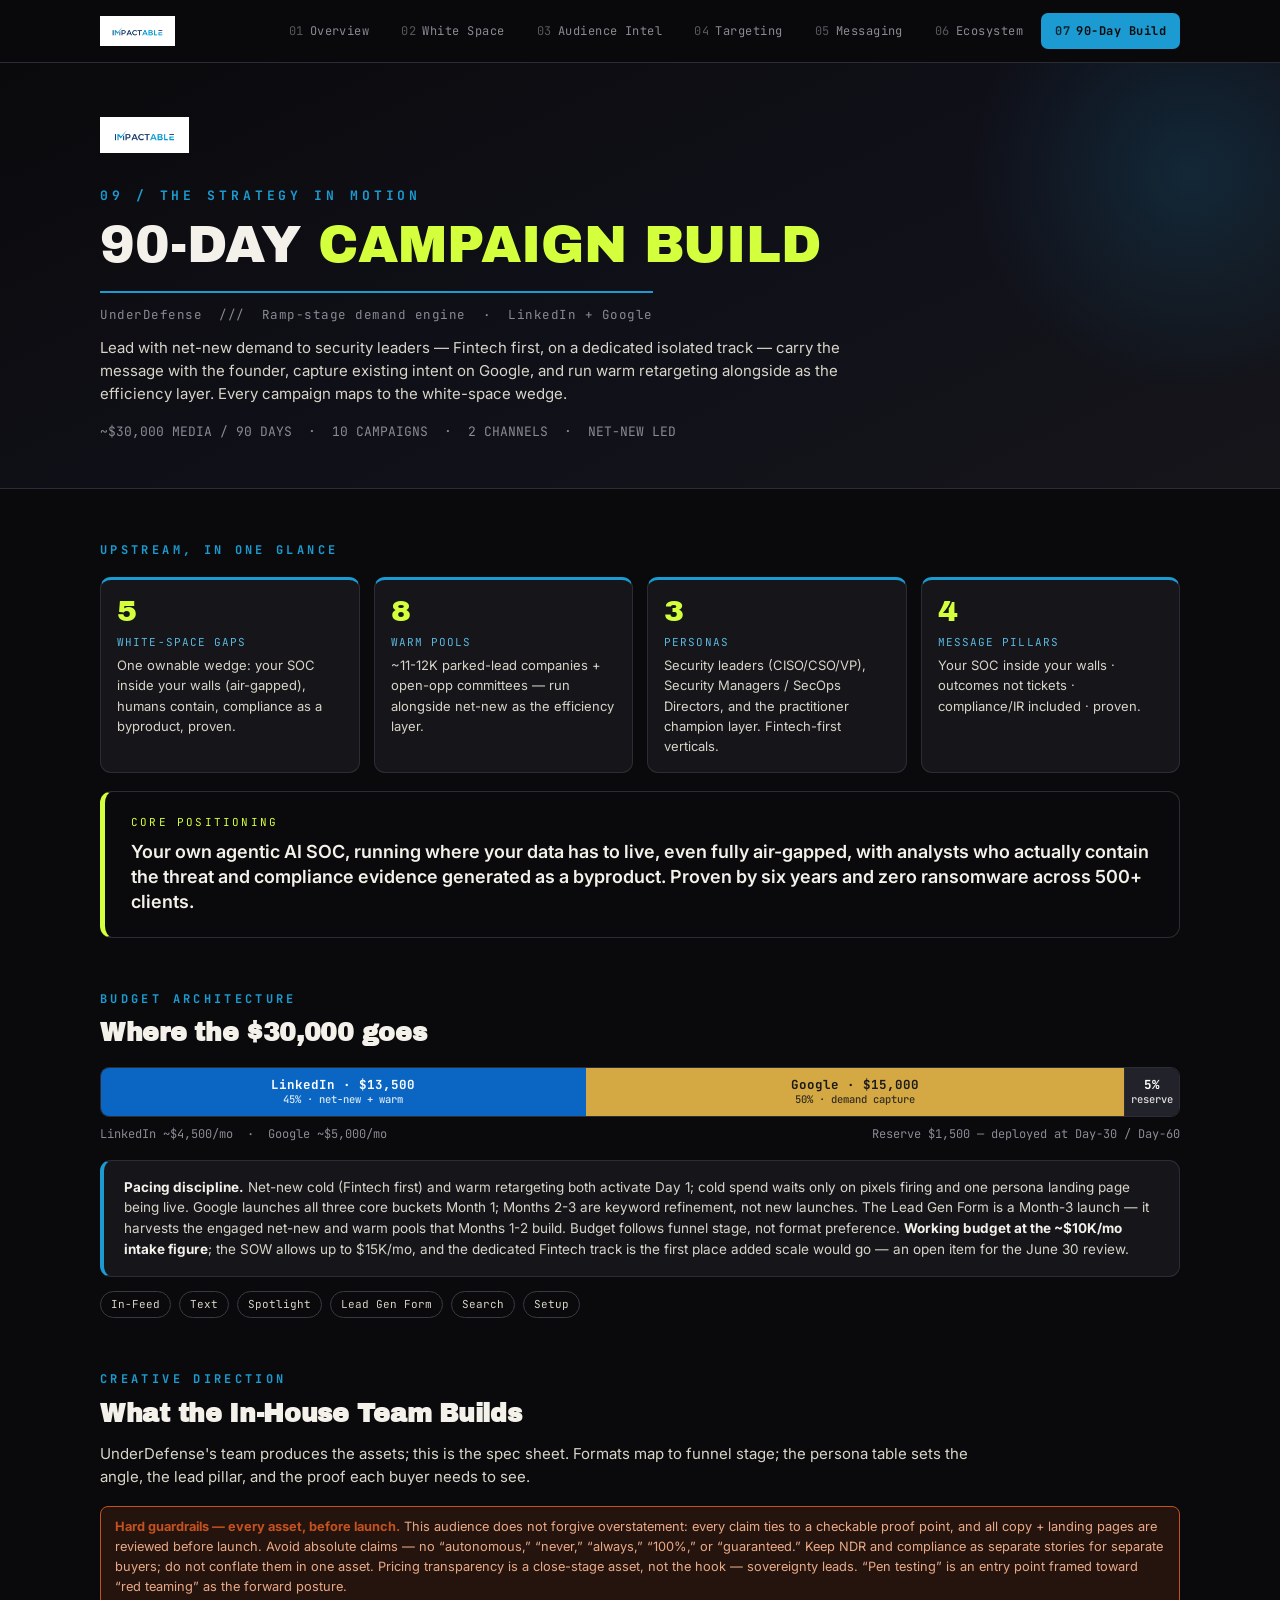
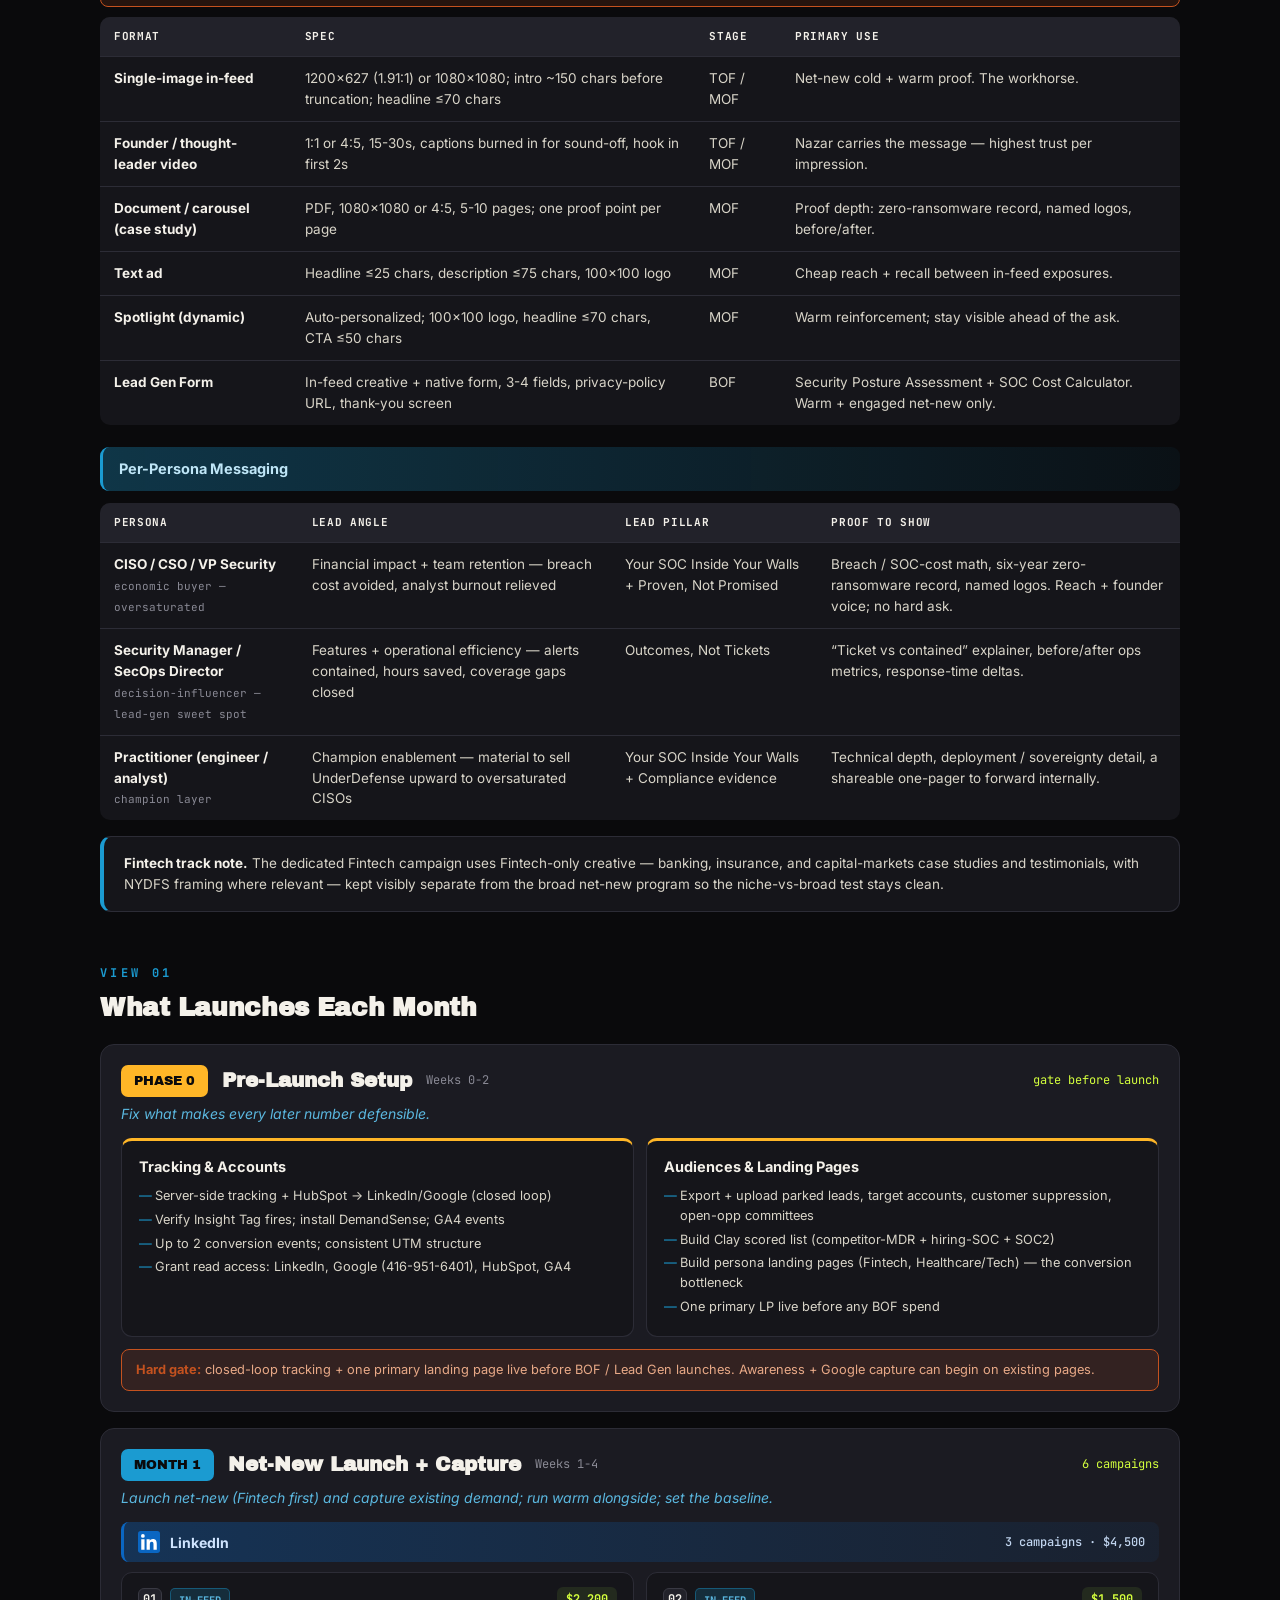
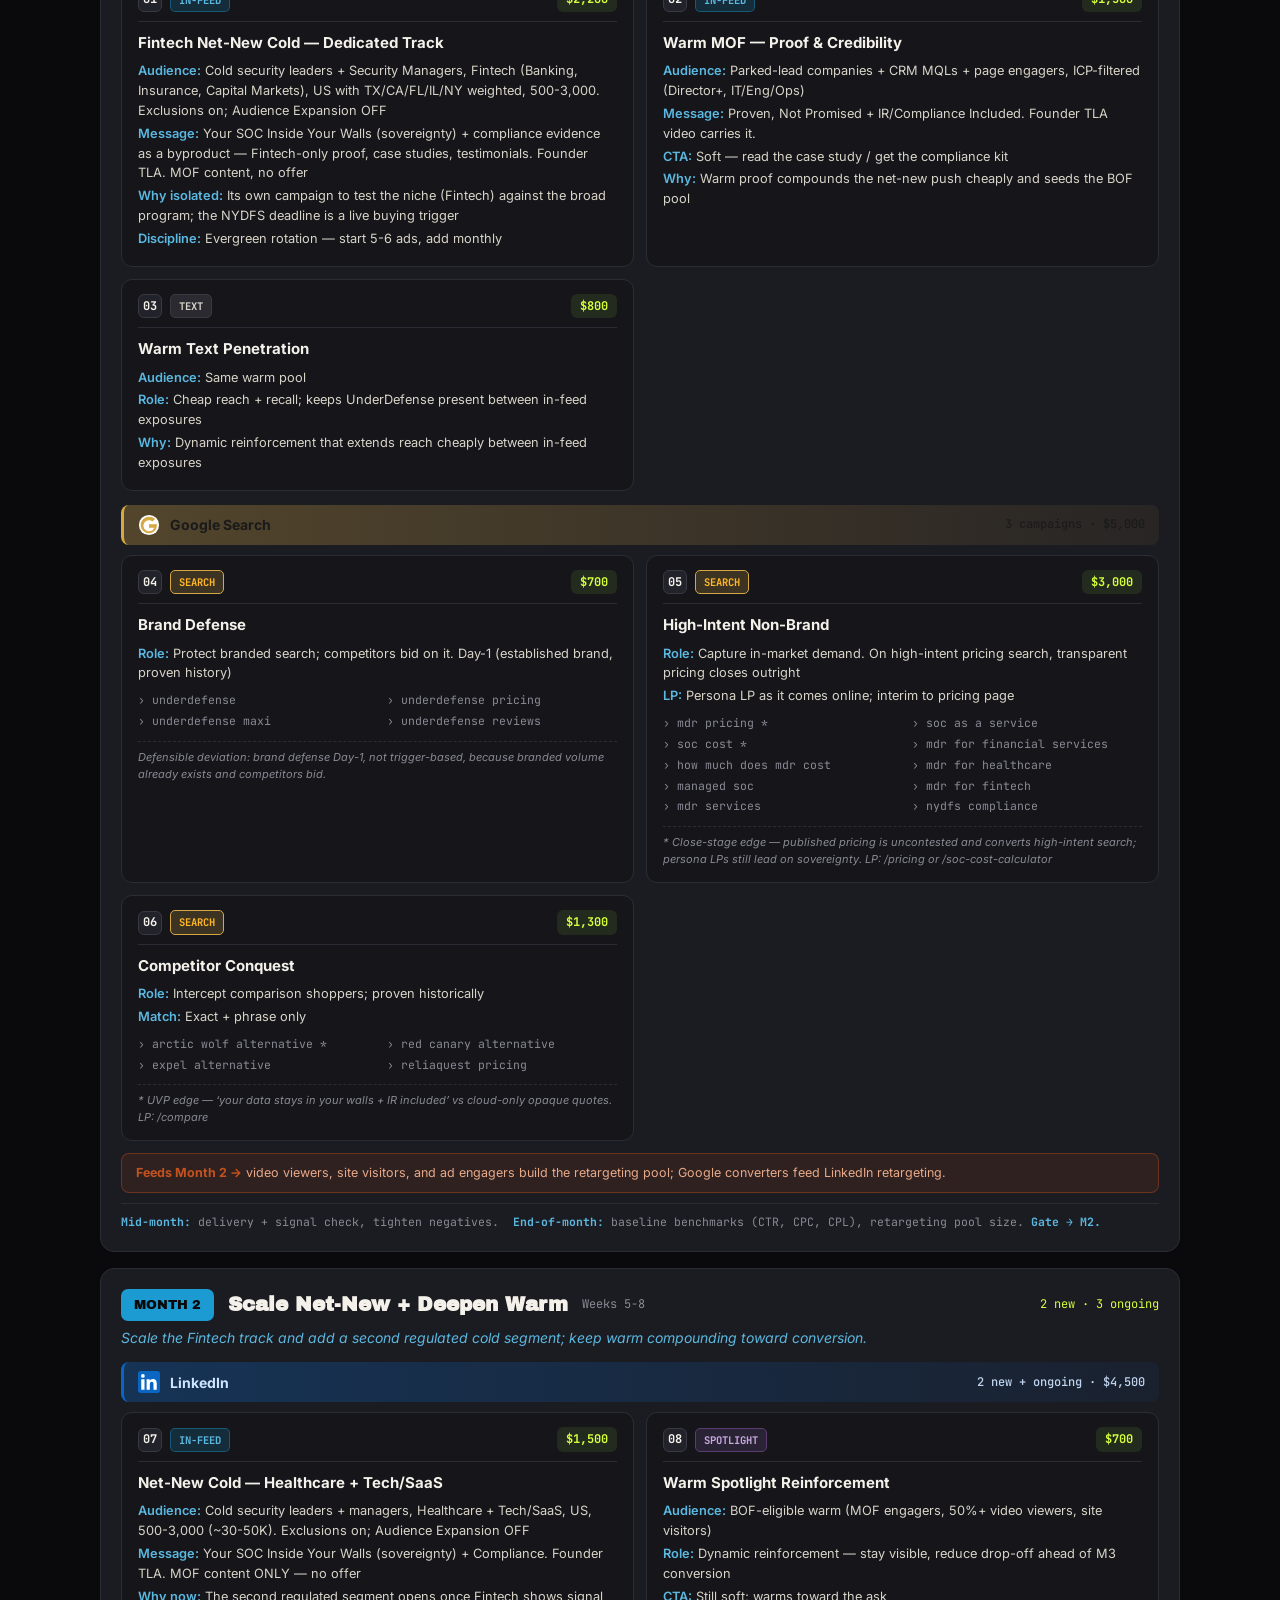
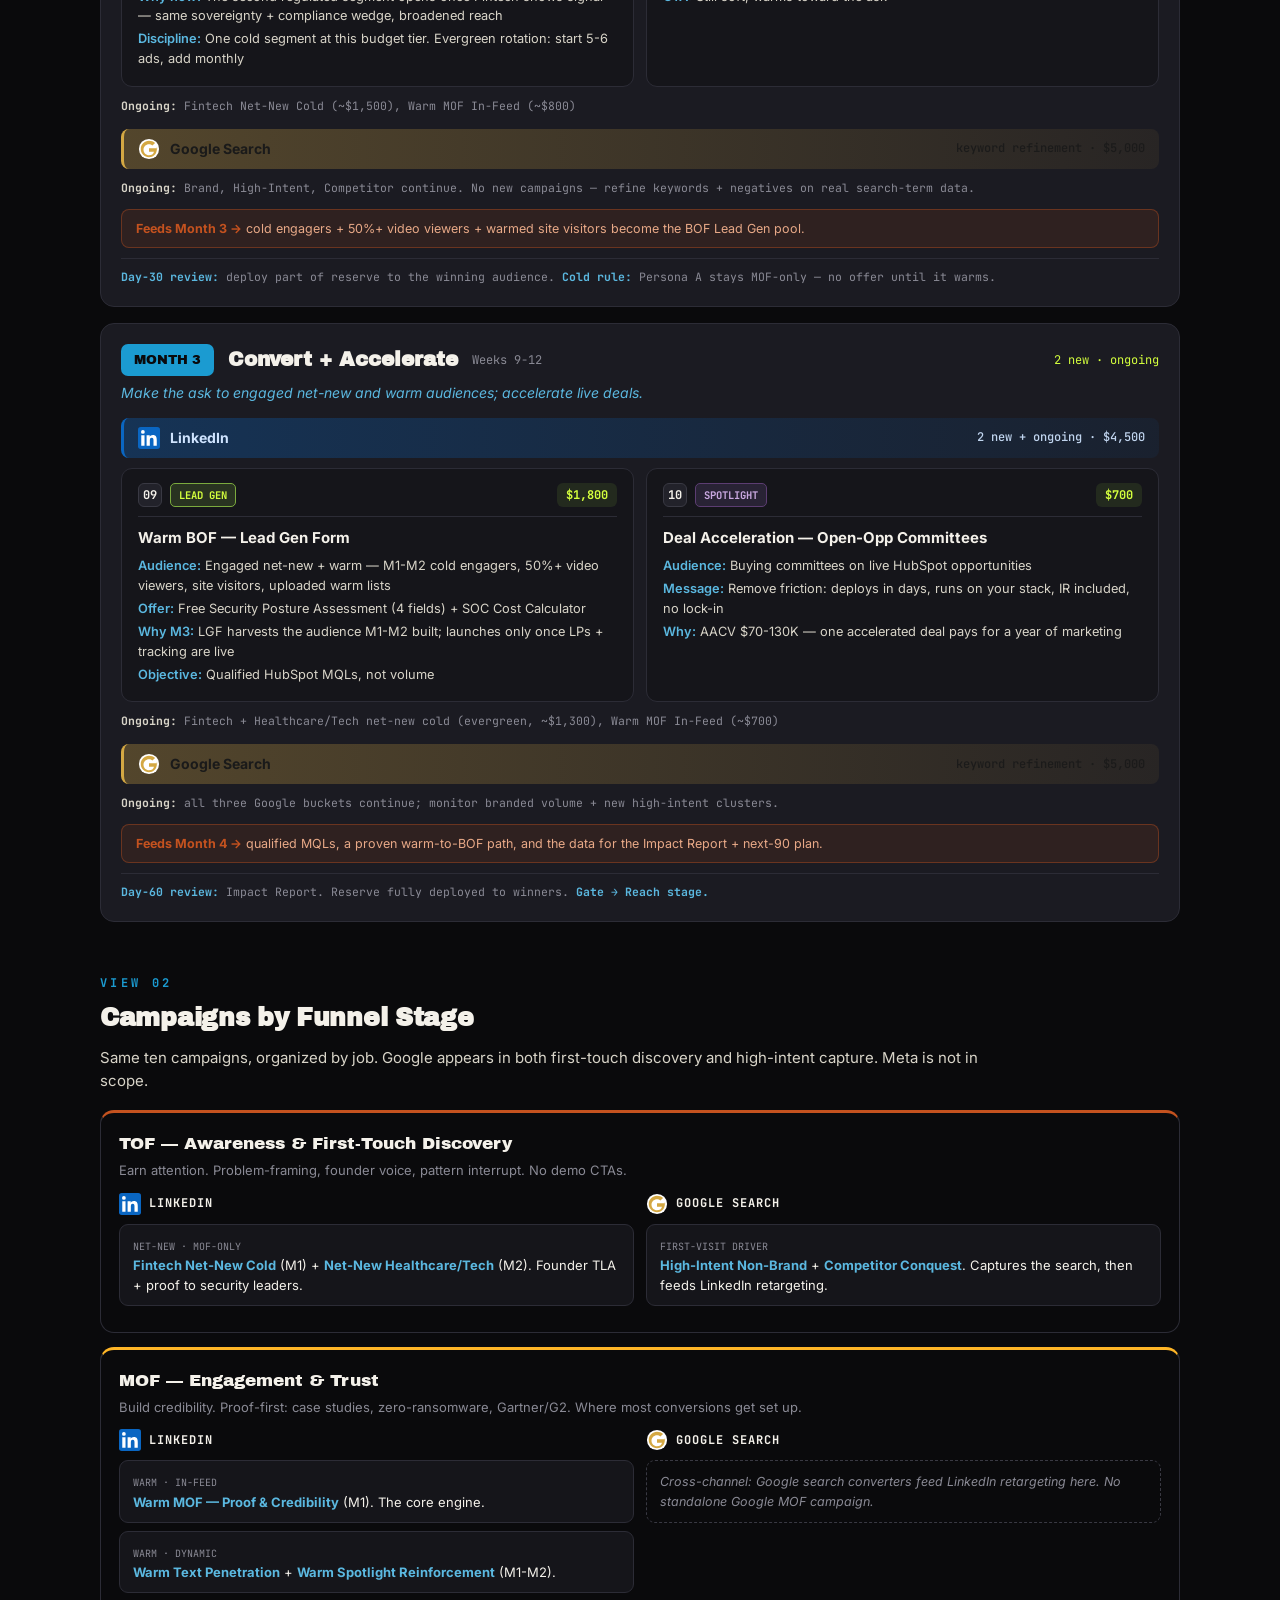
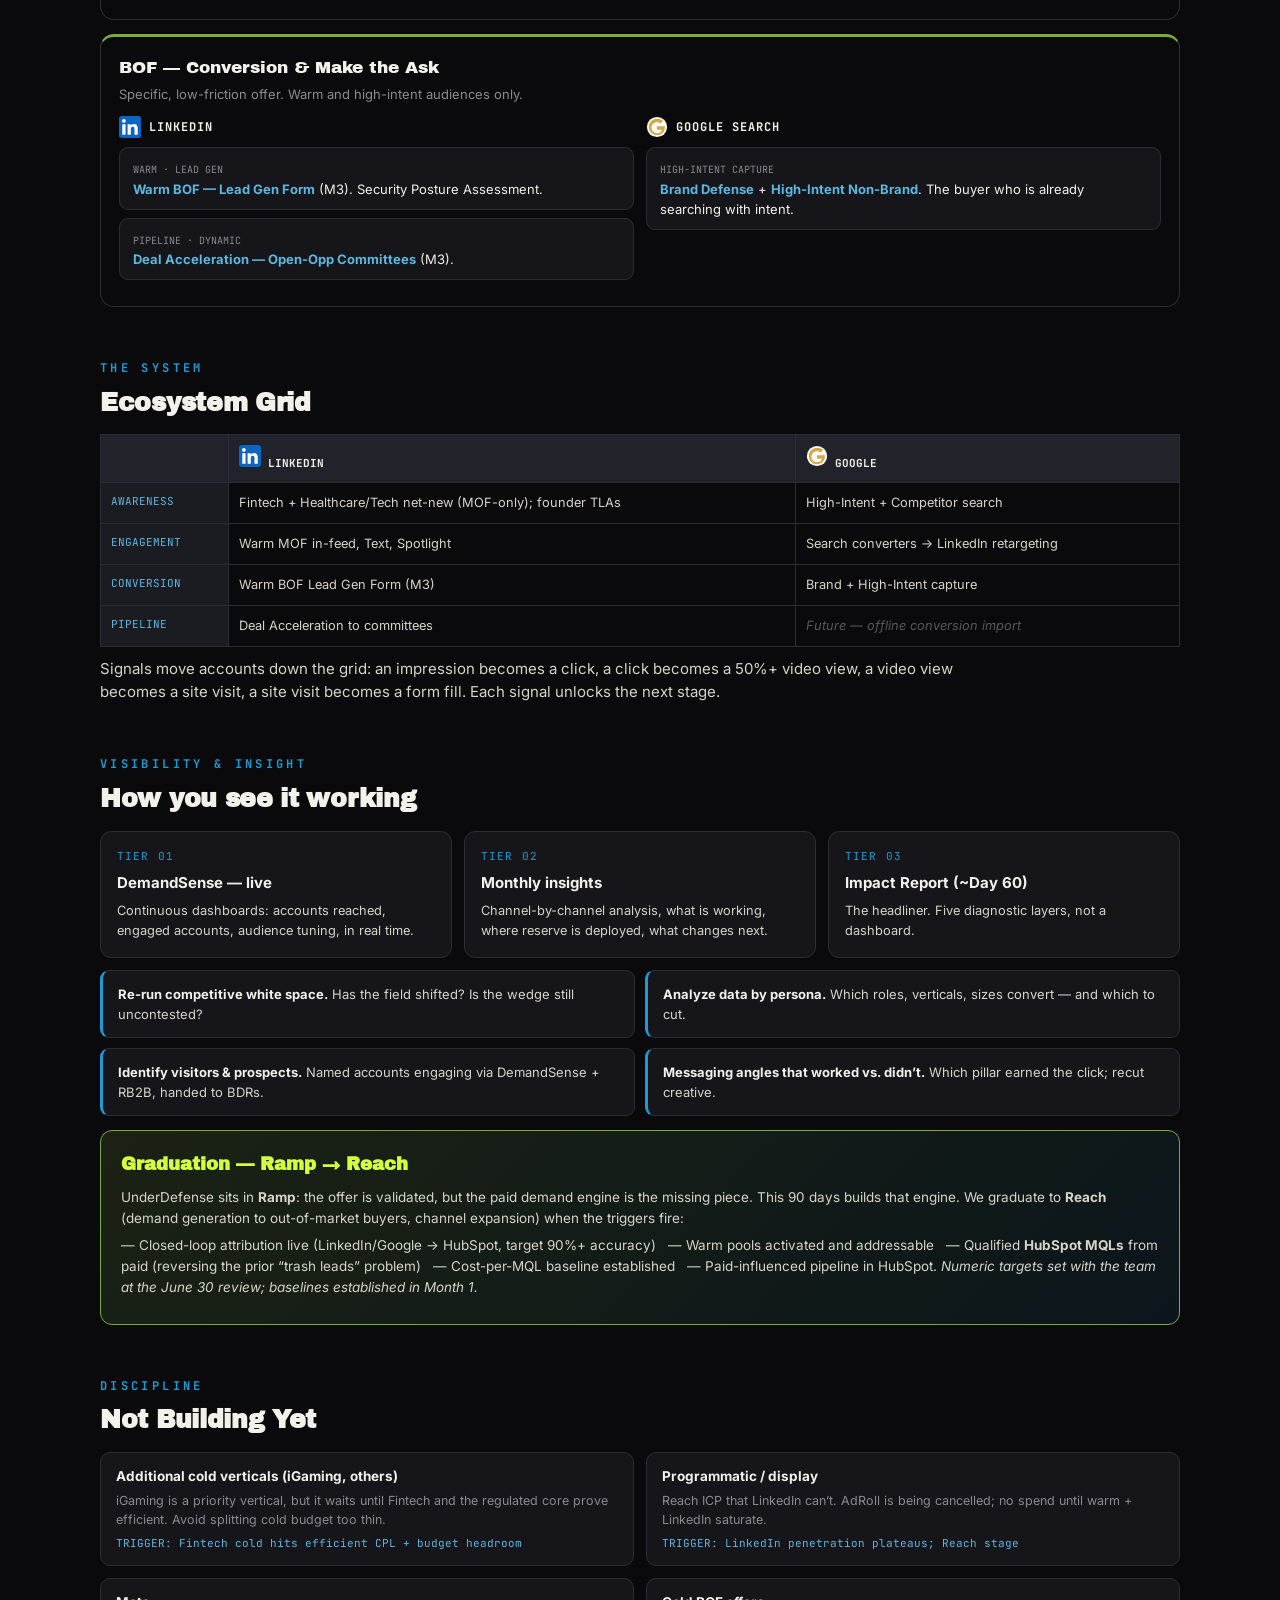
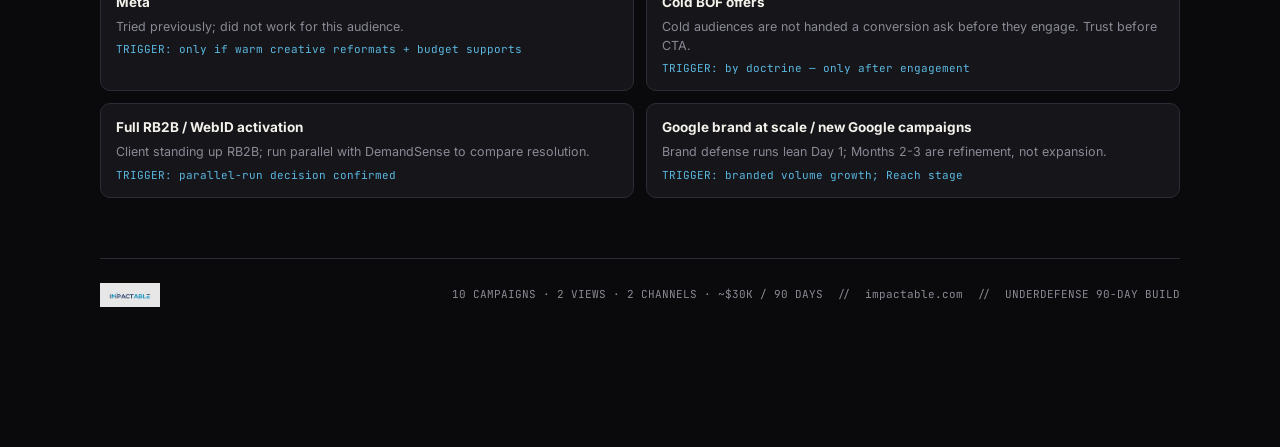
<file: campaign-build.html>
<!DOCTYPE html><html lang="en"><head><meta charset="utf-8"><meta name="viewport" content="width=device-width,initial-scale=1">
<title>UnderDefense — 90-Day Campaign Build</title>
<link rel="preconnect" href="https://fonts.googleapis.com"><link rel="preconnect" href="https://fonts.gstatic.com" crossorigin>
<link href="https://fonts.googleapis.com/css2?family=Archivo+Black&family=Inter:wght@400;500;600;700;800;900&family=JetBrains+Mono:wght@400;500;700&display=swap" rel="stylesheet">
<style>
:root{--asphalt:#0A0A0C;--concrete:#15151A;--court:#22222A;--court2:#1B1B22;--border:#2C2C36;--border2:#393943;
--blue:#1B9BD1;--blue-soft:#5BB8E0;--canopy:#D4FF3D;--moss:#7BAA3E;--rust:#8B3A1A;--terra:#C4521F;--clay:#FFB627;
--bone:#F4F1EA;--chalk:#D8D4C8;--muted:#8A8A95;--li:#0A66C2;--gold:#D4A843;}
*{box-sizing:border-box;margin:0;padding:0}
body{background:var(--asphalt);color:var(--bone);font-family:'Inter',sans-serif;line-height:1.5;-webkit-font-smoothing:antialiased;padding-bottom:70px}
.wrap{max-width:1140px;margin:0 auto;padding:0 30px}
h2.sec{font-family:'Archivo Black',sans-serif;font-size:24px;margin:46px 0 6px;letter-spacing:-.3px}
.seckick{font-family:'JetBrains Mono',monospace;font-size:12px;letter-spacing:.28em;color:var(--blue);font-weight:700;text-transform:uppercase;margin-top:44px}
.lead{color:var(--chalk);font-size:14.5px;max-width:880px;margin:6px 0 18px}
/* hero */
.hero{background:linear-gradient(155deg,#0A0A0C 0%,#101019 55%,#15151A 100%);border-bottom:1px solid var(--border);padding:50px 0 44px;position:relative;overflow:hidden}
.hero::after{content:"";position:absolute;right:-140px;top:-120px;width:460px;height:460px;background:radial-gradient(circle,rgba(27,155,209,.16),transparent 65%)}
.hero img{height:36px;margin-bottom:26px}
.hk{font-family:'JetBrains Mono',monospace;font-size:13px;letter-spacing:.3em;color:var(--blue);font-weight:700}
.htitle{font-family:'Archivo Black',sans-serif;font-size:50px;line-height:1.03;margin:10px 0 4px}
.htitle .c{color:var(--canopy)}
.hmeta{font-size:18px;color:var(--blue-soft);margin-top:12px;border-top:2px solid var(--blue);padding-top:12px;display:inline-block}
.hpurpose{color:var(--chalk);font-size:15px;margin-top:10px;max-width:780px}
.hinvest{font-family:'JetBrains Mono',monospace;font-size:13px;color:var(--muted);margin-top:16px}
/* upstream grid */
.ug{display:grid;grid-template-columns:repeat(4,1fr);gap:14px;margin-top:18px}
.ugc{background:var(--concrete);border:1px solid var(--border);border-top:3px solid var(--blue);border-radius:11px;padding:16px}
.ugc .n{font-family:'Archivo Black',sans-serif;font-size:30px;color:var(--canopy);line-height:1}
.ugc .l{font-family:'JetBrains Mono',monospace;font-size:11px;letter-spacing:.1em;text-transform:uppercase;color:var(--blue-soft);margin:8px 0 4px}
.ugc .d{font-size:13px;color:var(--chalk)}
/* uvp */
.uvp{background:var(--asphalt);border:1px solid var(--border);border-left:5px solid var(--canopy);border-radius:12px;padding:22px 26px;margin-top:18px}
.uvp .l{font-family:'JetBrains Mono',monospace;font-size:11px;letter-spacing:.2em;color:var(--canopy);text-transform:uppercase;margin-bottom:8px}
.uvp p{font-size:18px;font-weight:600;color:var(--bone);line-height:1.4}
/* budget bar */
.bbar{display:flex;height:54px;border-radius:9px;overflow:hidden;border:1px solid var(--border);margin-top:16px;font-family:'JetBrains Mono',monospace;font-weight:700}
.bbar div{display:flex;flex-direction:column;align-items:center;justify-content:center;font-size:13px;color:#fff;line-height:1.3}
.bbar div span{font-size:11px;font-weight:500;opacity:.85}
.b-li{background:var(--li);flex:45}.b-g{background:var(--gold);color:#1a1a1a !important;flex:50}.b-r{background:var(--court);flex:5;border-left:1px solid var(--border)}
.btot{font-family:'JetBrains Mono',monospace;font-size:12px;color:var(--muted);margin-top:8px;display:flex;justify-content:space-between}
/* pacing note + legend */
.note{background:var(--concrete);border:1px solid var(--border);border-radius:11px;padding:16px 20px;margin-top:16px;font-size:13.5px;color:var(--chalk)}
.note b{color:var(--bone)}
.legend{display:flex;flex-wrap:wrap;gap:8px;margin-top:14px}
.lp{font-family:'JetBrains Mono',monospace;font-size:11px;padding:4px 10px;border-radius:20px;border:1px solid var(--border2);color:var(--chalk)}
/* phases */
.phase{background:var(--court2);border:1px solid var(--border);border-radius:14px;padding:20px;margin-top:16px}
.ph{display:flex;align-items:center;gap:14px;flex-wrap:wrap;margin-bottom:6px}
.mbadge{font-family:'Archivo Black',sans-serif;font-size:13px;background:var(--blue);color:var(--asphalt);padding:6px 13px;border-radius:7px}
.ph h3{font-family:'Archivo Black',sans-serif;font-size:20px}
.ph .dates{font-family:'JetBrains Mono',monospace;font-size:12px;color:var(--muted)}
.ph .cnt{font-family:'JetBrains Mono',monospace;font-size:12px;color:var(--canopy);margin-left:auto}
.theme{color:var(--blue-soft);font-size:14px;font-style:italic;margin-bottom:14px}
.banner{display:flex;align-items:center;gap:10px;padding:9px 14px;border-radius:8px;margin:14px 0 10px;font-weight:700;font-size:14px}
.banner .br{margin-left:auto;font-family:'JetBrains Mono',monospace;font-size:12px;font-weight:500;opacity:.92}
.b-li.banner{background:linear-gradient(90deg,rgba(10,102,194,.32),rgba(10,102,194,.08));border-left:3px solid var(--li);color:#cfe4ff}
.b-g.banner{background:linear-gradient(90deg,rgba(212,168,67,.30),rgba(212,168,67,.07));border-left:3px solid var(--gold);color:#f3e2b6}
.cards{display:grid;grid-template-columns:1fr 1fr;gap:12px}
.cc{background:var(--concrete);border:1px solid var(--border);border-radius:11px;padding:14px 16px}
.cct{display:flex;align-items:center;gap:8px;padding-bottom:9px;border-bottom:1px solid var(--border);margin-bottom:9px}
.cnum{font-family:'JetBrains Mono',monospace;font-size:12px;font-weight:700;background:var(--court);border:1px solid var(--border2);color:var(--bone);width:24px;height:24px;border-radius:6px;display:flex;align-items:center;justify-content:center}
.fb{font-family:'JetBrains Mono',monospace;font-size:10.5px;font-weight:700;padding:3px 8px;border-radius:5px;text-transform:uppercase}
.f-infeed{background:rgba(27,155,209,.18);color:var(--blue-soft);border:1px solid rgba(27,155,209,.4)}
.f-text{background:rgba(138,138,149,.18);color:var(--chalk);border:1px solid var(--border2)}
.f-spot{background:rgba(123,90,160,.2);color:#c9a8e0;border:1px solid #5c3d72}
.f-lgf{background:rgba(123,170,62,.2);color:var(--canopy);border:1px solid var(--moss)}
.f-search{background:rgba(212,168,67,.2);color:var(--clay);border:1px solid var(--gold)}
.bud{margin-left:auto;font-family:'JetBrains Mono',monospace;font-size:12px;font-weight:700;color:var(--canopy);background:rgba(123,170,62,.14);padding:3px 9px;border-radius:6px}
.cname{font-weight:700;font-size:15px;color:var(--bone);margin-bottom:7px}
.cm{font-size:12.8px;color:var(--chalk);margin-bottom:3px}.cm b{color:var(--blue-soft);font-weight:600}
.kwgrid{columns:2;margin-top:8px;column-gap:18px}
.kw{font-family:'JetBrains Mono',monospace;font-size:11.5px;color:var(--muted);margin-bottom:3px;break-inside:avoid}
.foot-note{font-size:11px;color:var(--muted);font-style:italic;margin-top:8px;border-top:1px dashed var(--border);padding-top:7px}
.feeder{background:rgba(196,82,31,.12);border:1px solid rgba(196,82,31,.4);border-radius:8px;padding:9px 14px;margin-top:12px;font-size:12.5px;color:#e8a987}
.feeder b{color:var(--terra)}
.status{font-family:'JetBrains Mono',monospace;font-size:11.5px;color:var(--muted);margin-top:10px;border-top:1px solid var(--border);padding-top:9px}
.status b{color:var(--blue-soft)}
.ongoing{font-family:'JetBrains Mono',monospace;font-size:11.5px;color:var(--muted);margin:10px 0 0}
.ongoing b{color:var(--chalk)}
/* phase0 */
.p0{display:grid;grid-template-columns:1fr 1fr;gap:12px}
.p0c{background:var(--concrete);border:1px solid var(--border);border-top:3px solid var(--clay);border-radius:11px;padding:15px 17px}
.p0c h4{font-size:14.5px;margin-bottom:7px;color:var(--bone)}
.p0c ul{list-style:none;font-size:12.8px;color:var(--chalk)}
.p0c li{padding-left:16px;position:relative;margin-bottom:4px}
.p0c li::before{content:"\2014";position:absolute;left:0;color:var(--blue)}
.gate{background:rgba(196,82,31,.14);border:1px solid var(--terra);border-radius:8px;padding:10px 14px;margin-top:12px;font-size:12.8px;color:#e8a987}
.gate b{color:var(--terra)}
/* funnel view */
.funnel{border:1px solid var(--border);border-radius:14px;padding:18px;margin-top:14px}
.fhead{font-family:'Archivo Black',sans-serif;font-size:17px;margin-bottom:3px}
.fsub{font-size:13px;color:var(--muted);margin-bottom:12px}
.fcols{display:grid;grid-template-columns:1fr 1fr;gap:12px}
.fcol h5{display:flex;align-items:center;gap:8px;font-family:'JetBrains Mono',monospace;font-size:12px;text-transform:uppercase;letter-spacing:.08em;color:var(--bone);margin-bottom:9px}
.fitem{background:var(--concrete);border:1px solid var(--border);border-radius:9px;padding:10px 13px;margin-bottom:8px;font-size:13px}
.fitem b{color:var(--blue-soft)}
.fitem .t{font-family:'JetBrains Mono',monospace;font-size:10px;color:var(--muted);text-transform:uppercase}
.empty{border:1px dashed var(--border2);border-radius:9px;padding:11px 13px;font-size:12.5px;color:var(--muted);font-style:italic}
.f-tof{border-top:3px solid var(--terra)}.f-mof{border-top:3px solid var(--clay)}.f-bof{border-top:3px solid var(--moss)}
/* ecosystem grid */
.eco{width:100%;border-collapse:collapse;margin-top:12px;font-size:12.8px}
.eco th{background:var(--court);color:var(--bone);font-family:'JetBrains Mono',monospace;font-size:11px;text-transform:uppercase;padding:10px;text-align:left;border:1px solid var(--border)}
.eco td{border:1px solid var(--border);padding:10px;color:var(--chalk);vertical-align:top}
.eco td.rl{font-family:'JetBrains Mono',monospace;font-size:11px;color:var(--blue-soft);text-transform:uppercase;background:var(--court2)}
.eco td.fut{color:var(--muted);font-style:italic;opacity:.6}
/* tiers */
.tiers{display:grid;grid-template-columns:repeat(3,1fr);gap:12px;margin-top:12px}
.tier{background:var(--concrete);border:1px solid var(--border);border-radius:11px;padding:16px}
.tier .tn{font-family:'JetBrains Mono',monospace;font-size:11px;color:var(--blue);letter-spacing:.1em}
.tier h4{font-size:15px;margin:6px 0 7px}.tier p{font-size:12.8px;color:var(--chalk)}
.diag{display:grid;grid-template-columns:1fr 1fr;gap:10px;margin-top:12px}
.dc{background:var(--concrete);border:1px solid var(--border);border-left:3px solid var(--blue);border-radius:9px;padding:13px 15px}
.dc b{color:var(--bone)}.dc{font-size:13px;color:var(--chalk)}
/* graduation + exclusions */
.grad{background:linear-gradient(135deg,rgba(123,170,62,.15),rgba(27,155,209,.08));border:1px solid var(--moss);border-radius:12px;padding:20px;margin-top:14px}
.grad h3{font-family:'Archivo Black',sans-serif;color:var(--canopy);font-size:18px;margin-bottom:8px}
.grad p{font-size:13.5px;color:var(--chalk);margin-bottom:6px}
.excl{display:grid;grid-template-columns:1fr 1fr;gap:12px;margin-top:12px}
.ec{background:var(--concrete);border:1px solid var(--border);border-radius:10px;padding:13px 15px}
.ec h4{font-size:13.5px;color:var(--bone);margin-bottom:4px}
.ec p{font-size:12.5px;color:var(--muted)}.ec .trig{color:var(--blue-soft);font-family:'JetBrains Mono',monospace;font-size:11px;margin-top:5px}
.foot{margin-top:54px;border-top:1px solid var(--border);padding-top:20px;display:flex;justify-content:space-between;align-items:center;flex-wrap:wrap;gap:12px}
.foot img{height:24px;opacity:.9}.foot .m{font-family:'JetBrains Mono',monospace;font-size:11px;color:var(--muted)}
@media(max-width:820px){.ug,.cards,.fcols,.tiers,.diag,.excl,.p0{grid-template-columns:1fr} .htitle{font-size:36px}}
</style><style>
/* ============================================================
   UNDERDEFENSE INTELLIGENCE ROOM — Shared Design System
   Impactable Brand Bible v2
   Linked by every page. Edit tokens here; all pages update.
   ============================================================ */
:root{
  --asphalt:#0A0A0C; --concrete:#15151A; --court:#22222A; --court2:#1B1B22;
  --border:#2C2C36; --border2:#393943;
  --blue:#1B9BD1; --blue-soft:#5BB8E0;
  --canopy:#D4FF3D; --moss:#7BAA3E; --rust:#8B3A1A; --terra:#C4521F; --clay:#FFB627;
  --bone:#F4F1EA; --chalk:#D8D4C8; --muted:#8A8A95;
  --li:#0A66C2; --gold:#D4A843;
  --maxw:1140px;
}
*{box-sizing:border-box;margin:0;padding:0}
html{scroll-behavior:smooth}
body{background:var(--asphalt);color:var(--bone);font-family:'Inter',system-ui,sans-serif;line-height:1.55;-webkit-font-smoothing:antialiased}
a{color:inherit;text-decoration:none}
.wrap{max-width:var(--maxw);margin:0 auto;padding:0 30px}
.mono{font-family:'JetBrains Mono',monospace}

/* ---------- top tab nav (shared) ---------- */
.nav{position:sticky;top:0;z-index:50;background:rgba(10,10,12,.86);backdrop-filter:blur(12px);border-bottom:1px solid var(--border)}
.nav .row{display:flex;align-items:center;gap:24px;height:62px;max-width:var(--maxw);margin:0 auto;padding:0 30px}
.brandmark{width:128px;height:30px;background-image:url('[data-uri]');background-size:contain;background-repeat:no-repeat;background-position:left center;flex:0 0 auto}
.tabs{display:flex;gap:4px;margin-left:auto;overflow-x:auto;scrollbar-width:none}
.tabs::-webkit-scrollbar{display:none}
.tab{font-family:'JetBrains Mono',monospace;font-size:12px;letter-spacing:.04em;color:var(--muted);padding:8px 13px;border-radius:7px;white-space:nowrap;border:1px solid transparent;transition:.15s}
.tab:hover{color:var(--bone);background:var(--concrete)}
.tab.active{color:var(--asphalt);background:var(--blue);font-weight:700}
.tab .n{opacity:.6;margin-right:6px}
.tab.active .n{opacity:.8}

/* ---------- section scaffolding ---------- */
.seckick{font-family:'JetBrains Mono',monospace;font-size:12px;letter-spacing:.28em;color:var(--blue);font-weight:700;text-transform:uppercase;margin-top:52px}
h2.sec{font-family:'Archivo Black',sans-serif;font-size:25px;margin:6px 0 8px;letter-spacing:-.3px}
.lead{color:var(--chalk);font-size:15px;max-width:880px;margin:6px 0 18px}
.lead b{color:var(--bone)}

/* ---------- hero ---------- */
.hero{background:linear-gradient(155deg,#0A0A0C 0%,#101019 55%,#15151A 100%);border-bottom:1px solid var(--border);padding:54px 0 46px;position:relative;overflow:hidden}
.hero::after{content:"";position:absolute;right:-150px;top:-130px;width:480px;height:480px;background:radial-gradient(circle,rgba(27,155,209,.16),transparent 65%)}
.hk{font-family:'JetBrains Mono',monospace;font-size:13px;letter-spacing:.3em;color:var(--blue);font-weight:700}
.htitle{font-family:'Archivo Black',sans-serif;font-size:52px;line-height:1.02;margin:12px 0 4px}
.htitle .c{color:var(--canopy)}
.hsub{font-size:19px;color:var(--blue-soft);margin-top:12px;border-top:2px solid var(--blue);padding-top:12px;display:inline-block}
.hmeta{font-family:'JetBrains Mono',monospace;font-size:12.5px;color:var(--muted);margin-top:16px;letter-spacing:.04em}

/* ---------- generic cards ---------- */
.grid{display:flex;flex-wrap:wrap;gap:14px}
.g2>*{flex:1 1 calc(50% - 7px)}.g3>*{flex:1 1 calc(33.333% - 10px)}.g4>*{flex:1 1 calc(25% - 11px)}
.card{background:var(--concrete);border:1px solid var(--border);border-radius:12px;padding:18px 20px}
.card.acc-blue{border-top:3px solid var(--blue)}.card.acc-canopy{border-top:3px solid var(--canopy)}
.card.acc-moss{border-top:3px solid var(--moss)}.card.acc-terra{border-top:3px solid var(--terra)}.card.acc-clay{border-top:3px solid var(--clay)}

/* ---------- callouts ---------- */
.callout{background:var(--asphalt);border:1px solid var(--border);border-left:5px solid var(--canopy);border-radius:12px;padding:22px 26px;margin-top:18px}
.callout .l{font-family:'JetBrains Mono',monospace;font-size:11px;letter-spacing:.2em;color:var(--canopy);text-transform:uppercase;margin-bottom:8px}
.callout p{font-size:18px;font-weight:600;color:var(--bone);line-height:1.42}
.note{background:var(--concrete);border:1px solid var(--border);border-left:4px solid var(--blue);border-radius:11px;padding:16px 20px;margin-top:16px;font-size:13.5px;color:var(--chalk)}
.note b{color:var(--bone)}

/* ---------- pills / badges ---------- */
.pill{font-family:'JetBrains Mono',monospace;font-size:10.5px;font-weight:700;padding:3px 9px;border-radius:5px;text-transform:uppercase}
.p-moss{background:var(--moss);color:#fff}.p-rust{background:var(--rust);color:#fff}.p-clay{background:var(--clay);color:var(--asphalt)}
.p-blue{background:var(--blue);color:#fff}.p-canopy{background:var(--canopy);color:var(--asphalt)}.p-gray{background:var(--court);color:var(--muted);border:1px solid var(--border2)}

/* ---------- tables ---------- */
table.grid-t{width:100%;border-collapse:collapse;margin-top:10px;font-size:13.5px;background:var(--concrete);border-radius:10px;overflow:hidden}
table.grid-t th{background:var(--court);color:var(--bone);font-family:'JetBrains Mono',monospace;font-size:11px;letter-spacing:.06em;text-transform:uppercase;text-align:left;padding:11px 14px;font-weight:700}
table.grid-t td{padding:11px 14px;border-top:1px solid var(--border);color:var(--chalk);vertical-align:top}
table.grid-t td b{color:var(--bone)}

/* ---------- story arc ---------- */
.arc{display:flex;align-items:stretch;gap:0;margin-top:18px;flex-wrap:wrap}
.arcstep{flex:1;min-width:150px;background:var(--concrete);border:1px solid var(--border);border-radius:11px;padding:15px;position:relative}
.arcstep .num{font-family:'JetBrains Mono',monospace;font-size:11px;color:var(--blue);font-weight:700}
.arcstep h4{font-size:14.5px;margin:6px 0 4px;color:var(--bone)}
.arcstep p{font-size:12.5px;color:var(--muted)}
.arcarrow{display:flex;align-items:center;color:var(--blue);font-size:20px;padding:0 4px}

/* ---------- module directory cards ---------- */
.mod{display:block;background:var(--concrete);border:1px solid var(--border);border-radius:13px;padding:20px 22px;transition:.16s;position:relative;overflow:hidden}
.mod:hover{border-color:var(--blue);transform:translateY(-2px)}
.mod .tagn{font-family:'JetBrains Mono',monospace;font-size:11px;color:var(--blue);letter-spacing:.12em}
.mod h3{font-family:'Archivo Black',sans-serif;font-size:19px;margin:7px 0 8px;color:var(--bone)}
.mod p{font-size:13.5px;color:var(--chalk);margin-bottom:14px}
.mod .open{font-family:'JetBrains Mono',monospace;font-size:12px;color:var(--canopy);font-weight:700}
.mod .open::after{content:" →"}

/* ---------- key numbers band ---------- */
.band{display:flex;flex-wrap:wrap;gap:14px;margin-top:18px}.band>*{flex:1 1 calc(25% - 11px)}
.stat{background:var(--court2);border:1px solid var(--border);border-radius:11px;padding:16px;text-align:center}
.stat .v{font-family:'Archivo Black',sans-serif;font-size:26px;color:var(--canopy);line-height:1}
.stat .k{font-family:'JetBrains Mono',monospace;font-size:10.5px;color:var(--blue-soft);text-transform:uppercase;letter-spacing:.08em;margin-top:8px}

/* ---------- budget bar ---------- */
.bbar{display:flex;height:50px;border-radius:9px;overflow:hidden;border:1px solid var(--border);margin-top:14px;font-family:'JetBrains Mono',monospace;font-weight:700}
.bbar div{display:flex;flex-direction:column;align-items:center;justify-content:center;font-size:12.5px;color:#fff;line-height:1.3}
.bbar div span{font-size:10.5px;font-weight:500;opacity:.85}
.b-li{background:var(--li);flex:45}.b-g{background:var(--gold);color:#1a1a1a !important;flex:50}.b-r{background:var(--court);flex:5}

/* ---------- footer ---------- */
.foot{margin-top:60px;border-top:1px solid var(--border);padding:24px 0 70px;display:flex;justify-content:space-between;align-items:center;flex-wrap:wrap;gap:14px}
.foot .fm{width:110px;height:26px;background-image:url('[data-uri]');background-size:contain;background-repeat:no-repeat;opacity:.9}
.foot .ft{font-family:'JetBrains Mono',monospace;font-size:11px;color:var(--muted)}

@media(max-width:820px){
  .g2>*,.g3>*,.g4>*,.band>*{flex:1 1 100%}
  .htitle{font-size:36px}
  .nav .row{gap:12px}.brandmark{width:104px}
  .arcarrow{transform:rotate(90deg)}
}

/* ============================================================
   REPORT-PAGE COMPONENTS (shared by tabs 02-06)
   ============================================================ */
/* compact report hero */
.rhero{padding:48px 0 32px;border-bottom:1px solid var(--border);background:linear-gradient(155deg,#0A0A0C 0%,#121219 60%,#15151A 100%);position:relative;overflow:hidden}
.rhero::after{content:"";position:absolute;right:-130px;top:-120px;width:420px;height:420px;background:radial-gradient(circle,rgba(27,155,209,.14),transparent 65%)}
.rhero h1{font-family:'Archivo Black',sans-serif;font-size:42px;line-height:1.03;margin:10px 0 4px;letter-spacing:-.4px}
.rhero h1 .c{color:var(--canopy)}
.rhero .rsub{font-size:17px;color:var(--blue-soft);margin-top:10px;border-top:2px solid var(--blue);padding-top:10px;display:inline-block}
.rhero .rmeta{font-family:'JetBrains Mono',monospace;font-size:12px;color:var(--muted);margin-top:12px;letter-spacing:.03em}

/* field / detail table */
.fd{width:100%;border-collapse:collapse;margin-top:10px;background:var(--concrete);border-radius:10px;overflow:hidden;font-size:13.5px}
.fd td{border-top:1px solid var(--border);padding:10px 14px;vertical-align:top}
.fd tr:first-child td{border-top:none}
.fd td.k{font-family:'JetBrains Mono',monospace;font-size:11px;color:var(--blue-soft);text-transform:uppercase;width:200px;letter-spacing:.03em;background:var(--court2)}
.fd td.v{color:var(--chalk)} .fd td.v b{color:var(--bone)}

/* competitor card */
.compcard{background:var(--concrete);border:1px solid var(--border);border-radius:12px;overflow:hidden;margin-bottom:14px}
.compcard .ch{display:flex;justify-content:space-between;align-items:baseline;gap:12px;padding:14px 18px;border-bottom:2px solid var(--blue);background:var(--court2)}
.compcard .ch h3{font-family:'Archivo Black',sans-serif;font-size:18px}
.compcard .ch .cmeta{font-family:'JetBrains Mono',monospace;font-size:11px;color:var(--muted);text-align:right}

/* pillar block */
.pillar{margin-top:20px}
.pillar .ph{font-family:'Archivo Black',sans-serif;font-size:18px;padding-bottom:7px;border-bottom:2px solid var(--blue);margin-bottom:6px}
.pillar.acc-terra .ph{border-color:var(--terra)} .pillar.acc-moss .ph{border-color:var(--moss)}
.pillar.acc-blue .ph{border-color:var(--blue)} .pillar.acc-clay .ph{border-color:var(--clay)}
.sample{color:var(--muted);font-style:italic}

/* funnel stage block */
.stage{border:1px solid var(--border);border-radius:12px;padding:16px 18px;margin-top:12px;background:var(--concrete)}
.stage.s-tof{border-top:3px solid var(--terra)} .stage.s-mof{border-top:3px solid var(--clay)}
.stage.s-bof{border-top:3px solid var(--moss)} .stage.s-accel{border-top:3px solid var(--blue)}
.stage .sh{display:flex;align-items:baseline;gap:12px;margin-bottom:6px;flex-wrap:wrap}
.stage .sh h4{font-family:'Archivo Black',sans-serif;font-size:16px}
.stage .sh .goal{font-family:'JetBrains Mono',monospace;font-size:12px;color:var(--blue-soft)}
.stage p{font-size:13.5px;color:var(--chalk)}
.stage .fmt{font-family:'JetBrains Mono',monospace;font-size:11.5px;color:var(--muted);margin-top:8px}
.stage .fmt b{color:var(--chalk)}

/* tier label + warm pool block (targeting-style, shared) */
.tierlabel{font-family:'JetBrains Mono',monospace;font-size:12.5px;letter-spacing:.16em;text-transform:uppercase;font-weight:700;margin:24px 0 10px;display:flex;align-items:center;gap:10px}
.tierlabel .dot{width:10px;height:10px;border-radius:2px}

/* own/gap/lever columns (ecosystem) */
.ogl{display:flex;flex-wrap:wrap;gap:14px;margin-top:14px}.ogl>.col{flex:1 1 calc(33.333% - 10px)}
.ogl .col{border:1px solid var(--border);border-radius:12px;padding:16px 18px;background:var(--concrete)}
.ogl .col h4{font-family:'Archivo Black',sans-serif;font-size:15px;margin-bottom:10px;display:flex;align-items:center;gap:8px}
.ogl .own h4{color:var(--canopy)} .ogl .gap h4{color:var(--clay)} .ogl .lever h4{color:var(--blue-soft)}
.ogl ul{list-style:none} .ogl li{font-size:13px;color:var(--chalk);padding-left:15px;position:relative;margin-bottom:8px;line-height:1.45}
.ogl li::before{content:"";position:absolute;left:0;top:7px;width:6px;height:6px;border-radius:50%}
.ogl .own li::before{background:var(--canopy)} .ogl .gap li::before{background:var(--clay)} .ogl .lever li::before{background:var(--blue)}
@media(max-width:820px){.ogl>.col{flex:1 1 100%}}

/* ============================================================
   RICH COMPONENTS v2 — shared device family for rebuilt pages
   (banners, scorecards, bars, framework blocks, matrices)
   ============================================================ */
/* channel/section banner (from 90-day build, generalized) */
.xbanner{display:flex;align-items:center;gap:11px;padding:11px 16px;border-radius:9px;margin:18px 0 12px;font-weight:700;font-size:14.5px}
.xbanner .br{margin-left:auto;font-family:'JetBrains Mono',monospace;font-size:12px;font-weight:500;opacity:.9}
.xb-blue{background:linear-gradient(90deg,rgba(27,155,209,.30),rgba(27,155,209,.05));border-left:3px solid var(--blue);color:#bfe6f7}
.xb-canopy{background:linear-gradient(90deg,rgba(212,255,61,.22),rgba(212,255,61,.03));border-left:3px solid var(--canopy);color:#e6ffa0}
.xb-terra{background:linear-gradient(90deg,rgba(196,82,31,.28),rgba(196,82,31,.05));border-left:3px solid var(--terra);color:#f0b49a}
.xb-clay{background:linear-gradient(90deg,rgba(255,182,39,.26),rgba(255,182,39,.04));border-left:3px solid var(--clay);color:#ffd98a}
.xb-moss{background:linear-gradient(90deg,rgba(123,170,62,.30),rgba(123,170,62,.05));border-left:3px solid var(--moss);color:#cfe6a0}

/* scorecard (competitor / persona signature card) */
.score{background:var(--concrete);border:1px solid var(--border);border-radius:13px;overflow:hidden;margin-bottom:14px}
.score .sc-h{display:flex;align-items:center;gap:14px;padding:15px 18px;background:var(--court2);border-bottom:1px solid var(--border)}
.score .sc-rank{font-family:'Archivo Black',sans-serif;font-size:22px;color:var(--asphalt);background:var(--blue);width:42px;height:42px;border-radius:9px;display:flex;align-items:center;justify-content:center;flex:0 0 auto}
.score .sc-t{flex:1}
.score .sc-t h3{font-family:'Archivo Black',sans-serif;font-size:18px;line-height:1.1}
.score .sc-t .sub{font-family:'JetBrains Mono',monospace;font-size:11px;color:var(--muted);margin-top:3px}
.score .sc-meter{flex:0 0 auto;text-align:right}
.score .sc-meter .lab{font-family:'JetBrains Mono',monospace;font-size:9.5px;color:var(--muted);text-transform:uppercase;letter-spacing:.1em}
.score .sc-body{padding:15px 18px;display:flex;flex-wrap:wrap;gap:10px 22px}.score .sc-row{flex:1 1 calc(50% - 11px)}
.score .sc-row{font-size:13px}
.score .sc-row .k{font-family:'JetBrains Mono',monospace;font-size:10px;color:var(--blue-soft);text-transform:uppercase;letter-spacing:.06em;display:block;margin-bottom:2px}
.score .sc-row .v{color:var(--chalk)}
.score .sc-take{padding:12px 18px;background:rgba(27,155,209,.06);border-top:1px solid var(--border);font-size:13px;color:var(--chalk)}
.score .sc-take b{color:var(--bone)}
@media(max-width:820px){.score .sc-row{flex:1 1 100%}}

/* horizontal meter bar (saturation, intensity) */
.meter{height:7px;border-radius:4px;background:var(--court);overflow:hidden;margin-top:6px;width:120px}
.meter > i{display:block;height:100%;border-radius:4px}
.bar-row{display:flex;align-items:center;gap:14px;padding:9px 0;border-bottom:1px solid var(--border)}.bar-row .bl{flex:0 0 220px}.bar-row .bt{flex:1}.bar-row .bv{flex:0 0 74px}
.bar-row .bl{font-size:13.5px;color:var(--bone);font-weight:600}
.bar-row .bt{height:22px;border-radius:5px;background:var(--court);overflow:hidden;position:relative}
.bar-row .bt > i{display:block;height:100%;border-radius:5px}
.bar-row .bv{font-family:'JetBrains Mono',monospace;font-size:12px;text-align:right;color:var(--chalk)}

/* two-axis positioning map */
.posmap{position:relative;background:var(--concrete);border:1px solid var(--border);border-radius:13px;height:420px;margin-top:14px;overflow:hidden}
.posmap .axis{position:absolute;background:var(--border2)}
.posmap .axl{position:absolute;font-family:'JetBrains Mono',monospace;font-size:10px;color:var(--muted);text-transform:uppercase;letter-spacing:.1em}
.posmap .dot{position:absolute;transform:translate(-50%,-50%);text-align:center}
.posmap .dot .pt{width:13px;height:13px;border-radius:50%;margin:0 auto 4px;border:2px solid var(--asphalt);box-shadow:0 0 0 1px rgba(255,255,255,.15)}
.posmap .dot .nm{font-size:11px;color:var(--bone);font-weight:600;white-space:nowrap}
.posmap .zone{position:absolute;border:1.5px dashed var(--canopy);border-radius:12px;background:rgba(212,255,61,.06)}
.posmap .zlab{position:absolute;font-family:'JetBrains Mono',monospace;font-size:10px;color:var(--canopy);font-weight:700;letter-spacing:.08em}

/* numbered framework steps (ladder/flow) */
.ladder{display:flex;flex-direction:column;gap:10px;margin-top:14px}
.rung{display:flex;gap:14px;align-items:stretch;background:var(--concrete);border:1px solid var(--border);border-radius:12px;overflow:hidden}
.rung .rn{flex:0 0 64px;display:flex;align-items:center;justify-content:center;font-family:'Archivo Black',sans-serif;font-size:26px;color:var(--asphalt)}
.rung .rc{padding:14px 16px;flex:1}
.rung .rc h4{font-size:15.5px;color:var(--bone);margin-bottom:3px}
.rung .rc p{font-size:13px;color:var(--chalk)}
.rung .rc .rmeta{font-family:'JetBrains Mono',monospace;font-size:11px;color:var(--muted);margin-top:6px}
.rung.r-canopy .rn{background:var(--canopy)} .rung.r-blue .rn{background:var(--blue)} .rung.r-terra .rn{background:var(--terra);color:#fff} .rung.r-moss .rn{background:var(--moss);color:#fff} .rung.r-clay .rn{background:var(--clay)}

/* mini stat inline chips */
.chips{display:flex;flex-wrap:wrap;gap:8px;margin-top:10px}
.chip{background:var(--court2);border:1px solid var(--border);border-radius:8px;padding:8px 13px}
.chip .cv{font-family:'Archivo Black',sans-serif;font-size:17px;color:var(--canopy);line-height:1}
.chip .ck{font-family:'JetBrains Mono',monospace;font-size:9.5px;color:var(--blue-soft);text-transform:uppercase;letter-spacing:.06em;margin-top:3px}

/* funnel pillar/quadrant grid */
.quad{display:flex;flex-wrap:wrap;gap:12px;margin-top:14px}.quad>*{flex:1 1 calc(50% - 6px)}
.qcell{border:1px solid var(--border);border-radius:12px;padding:16px 18px;background:var(--concrete);border-top:3px solid var(--blue)}
.qcell.q-terra{border-top-color:var(--terra)} .qcell.q-moss{border-top-color:var(--moss)} .qcell.q-clay{border-top-color:var(--clay)} .qcell.q-canopy{border-top-color:var(--canopy)}
.qcell h4{font-family:'Archivo Black',sans-serif;font-size:16px;margin-bottom:4px}
.qcell .qsub{font-family:'JetBrains Mono',monospace;font-size:11px;color:var(--blue-soft);margin-bottom:8px}
.qcell p{font-size:13px;color:var(--chalk)}
@media(max-width:820px){.quad>*{flex:1 1 100%} .bar-row .bl{flex:0 0 120px} .bar-row .bv{flex:0 0 50px}}

/* ecosystem system-loop visual */
.loop{display:flex;align-items:stretch;gap:0;margin-top:14px;flex-wrap:wrap}
.lnode{flex:1;min-width:150px;background:var(--concrete);border:1px solid var(--border);border-radius:11px;padding:13px 14px;text-align:center;position:relative}
.lnode .lk{font-family:'JetBrains Mono',monospace;font-size:9.5px;letter-spacing:.08em;text-transform:uppercase;margin-bottom:5px}
.lnode h4{font-size:13.5px;color:var(--bone);line-height:1.2}
.lnode p{font-size:11px;color:var(--muted);margin-top:4px}
.lnode.own{border-top:3px solid var(--canopy)} .lnode.own .lk{color:var(--canopy)}
.lnode.play{border-top:3px solid var(--blue)} .lnode.play .lk{color:var(--blue-soft)}
.lnode.gap{border-top:3px solid var(--rust)} .lnode.gap .lk{color:#c0654a}
.larr{display:flex;align-items:center;color:var(--blue);font-size:19px;padding:0 5px}
.broken{margin-top:12px;border:1.5px dashed var(--rust);border-radius:10px;padding:11px 16px;background:rgba(139,58,26,.1);font-size:13px;color:#e0a48c;display:flex;align-items:center;gap:10px}
.broken b{color:#e8765a}
@media(max-width:820px){.larr{transform:rotate(90deg)} .lnode{min-width:0}}


/* maturity mountain (overview signature) */
.mountain{display:flex;align-items:flex-end;gap:10px;margin-top:18px;min-height:250px}
.mstage{flex:1;display:flex;flex-direction:column;justify-content:flex-end}
.mbar{border-radius:10px 10px 0 0;padding:14px 10px 12px;border:1px solid var(--border);border-bottom:none;min-height:70px;display:flex;flex-direction:column;justify-content:flex-start}
.mbar .ms{font-family:'JetBrains Mono',monospace;font-size:10px;letter-spacing:.06em;opacity:.85;margin-bottom:4px}
.mbar .mt{font-family:'Archivo Black',sans-serif;font-size:15px;line-height:1.05}
.mbar .md{font-size:11px;margin-top:6px;line-height:1.35}
.m-done{background:linear-gradient(180deg,rgba(123,170,62,.34),rgba(123,170,62,.12));border-color:var(--moss)}
.m-done .ms{color:var(--moss)} .m-done .mt{color:var(--bone)} .m-done .md{color:var(--chalk)}
.m-here{background:linear-gradient(180deg,rgba(27,155,209,.4),rgba(212,255,61,.12));border:2px solid var(--canopy)}
.m-here .ms{color:var(--canopy)} .m-here .mt{color:#fff} .m-here .md{color:var(--bone)}
.m-next{background:linear-gradient(180deg,rgba(255,182,39,.26),rgba(255,182,39,.06));border-color:var(--clay)}
.m-next .ms{color:var(--clay)} .m-next .mt{color:var(--bone)} .m-next .md{color:var(--chalk)}
.m-future{background:var(--court2)}
.m-future .ms{color:var(--muted)} .m-future .mt{color:var(--muted)} .m-future .md{color:var(--muted)}
.mbase{display:flex;gap:10px;margin-top:6px}
.mbase div{flex:1;text-align:center;font-family:'JetBrains Mono',monospace;font-size:10px;color:var(--muted)}
@media(max-width:820px){.mountain{min-height:0;flex-direction:column}.mstage{width:100%}.mbar{min-height:0}}

</style>
</head><body>
<nav class="nav"><div class="row">
  <a class="brandmark" href="index.html" aria-label="Impactable"></a>
  <div class="tabs">
    <a class="tab" href="index.html"><span class="n">01</span>Overview</a>
    <a class="tab" href="white-space.html"><span class="n">02</span>White Space</a>
    <a class="tab" href="audience-intel.html"><span class="n">03</span>Audience Intel</a>
    <a class="tab" href="targeting.html"><span class="n">04</span>Targeting</a>
    <a class="tab" href="messaging.html"><span class="n">05</span>Messaging</a>
    <a class="tab" href="ecosystem.html"><span class="n">06</span>Ecosystem</a>
    <a class="tab active" href="campaign-build.html"><span class="n">07</span>90-Day Build</a>
  </div>
</div></nav>

<div class="hero"><div class="wrap">
 <img src="[data-uri]" alt="Impactable">
 <div class="hk">09 / THE STRATEGY IN MOTION</div>
 <div class="htitle">90-DAY <span class="c">CAMPAIGN BUILD</span></div>
 <div class="hmeta">UnderDefense &nbsp;///&nbsp; Ramp-stage demand engine &nbsp;·&nbsp; LinkedIn + Google</div>
 <div class="hpurpose">Lead with net-new demand to security leaders &mdash; Fintech first, on a dedicated isolated track &mdash; carry the message with the founder, capture existing intent on Google, and run warm retargeting alongside as the efficiency layer. Every campaign maps to the white-space wedge.</div>
 <div class="hinvest">~$30,000 MEDIA / 90 DAYS&nbsp;&nbsp;·&nbsp;&nbsp;10 CAMPAIGNS&nbsp;&nbsp;·&nbsp;&nbsp;2 CHANNELS&nbsp;&nbsp;·&nbsp;&nbsp;NET-NEW LED</div>
</div></div>

<div class="wrap">

<div class="seckick">Upstream, in one glance</div>
<div class="ug">
 <div class="ugc"><div class="n">5</div><div class="l">White-Space Gaps</div><div class="d">One ownable wedge: your SOC inside your walls (air-gapped), humans contain, compliance as a byproduct, proven.</div></div>
 <div class="ugc"><div class="n">8</div><div class="l">Warm Pools</div><div class="d">~11-12K parked-lead companies + open-opp committees &mdash; run alongside net-new as the efficiency layer.</div></div>
 <div class="ugc"><div class="n">3</div><div class="l">Personas</div><div class="d">Security leaders (CISO/CSO/VP), Security Managers / SecOps Directors, and the practitioner champion layer. Fintech-first verticals.</div></div>
 <div class="ugc"><div class="n">4</div><div class="l">Message Pillars</div><div class="d">Your SOC inside your walls · outcomes not tickets · compliance/IR included · proven.</div></div>
</div>

<div class="uvp"><div class="l">Core Positioning</div>
 <p>Your own agentic AI SOC, running where your data has to live, even fully air-gapped, with analysts who actually contain the threat and compliance evidence generated as a byproduct. Proven by six years and zero ransomware across 500+ clients.</p></div>

<div class="seckick">Budget Architecture</div>
<h2 class="sec">Where the $30,000 goes</h2>
<div class="bbar">
 <div class="b-li">LinkedIn · $13,500<span>45% · net-new + warm</span></div>
 <div class="b-g">Google · $15,000<span>50% · demand capture</span></div>
 <div class="b-r">5%<span>reserve</span></div>
</div>
<div class="btot"><span>LinkedIn ~$4,500/mo &nbsp;·&nbsp; Google ~$5,000/mo</span><span>Reserve $1,500 — deployed at Day-30 / Day-60</span></div>

<div class="note"><b>Pacing discipline.</b> Net-new cold (Fintech first) and warm retargeting both activate Day 1; cold spend waits only on pixels firing and one persona landing page being live. Google launches all three core buckets Month 1; Months 2-3 are keyword refinement, not new launches. The Lead Gen Form is a Month-3 launch — it harvests the engaged net-new and warm pools that Months 1-2 build. Budget follows funnel stage, not format preference. <b>Working budget at the ~$10K/mo intake figure</b>; the SOW allows up to $15K/mo, and the dedicated Fintech track is the first place added scale would go &mdash; an open item for the June 30 review.</div>

<div class="legend">
 <span class="lp">In-Feed</span><span class="lp">Text</span><span class="lp">Spotlight</span><span class="lp">Lead Gen Form</span><span class="lp">Search</span><span class="lp">Setup</span>
</div>

<div class="seckick">Creative Direction</div>
<h2 class="sec">What the In-House Team Builds</h2>
<p class="lead">UnderDefense's team produces the assets; this is the spec sheet. Formats map to funnel stage; the persona table sets the angle, the lead pillar, and the proof each buyer needs to see.</p>

<div class="gate"><b>Hard guardrails &mdash; every asset, before launch.</b> This audience does not forgive overstatement: every claim ties to a checkable proof point, and all copy + landing pages are reviewed before launch. Avoid absolute claims &mdash; no &ldquo;autonomous,&rdquo; &ldquo;never,&rdquo; &ldquo;always,&rdquo; &ldquo;100%,&rdquo; or &ldquo;guaranteed.&rdquo; Keep NDR and compliance as separate stories for separate buyers; do not conflate them in one asset. Pricing transparency is a close-stage asset, not the hook &mdash; sovereignty leads. &ldquo;Pen testing&rdquo; is an entry point framed toward &ldquo;red teaming&rdquo; as the forward posture.</div>

<table class="grid-t">
<tr><th>Format</th><th>Spec</th><th>Stage</th><th>Primary use</th></tr>
<tr><td><b>Single-image in-feed</b></td><td>1200&times;627 (1.91:1) or 1080&times;1080; intro ~150 chars before truncation; headline &le;70 chars</td><td>TOF / MOF</td><td>Net-new cold + warm proof. The workhorse.</td></tr>
<tr><td><b>Founder / thought-leader video</b></td><td>1:1 or 4:5, 15-30s, captions burned in for sound-off, hook in first 2s</td><td>TOF / MOF</td><td>Nazar carries the message &mdash; highest trust per impression.</td></tr>
<tr><td><b>Document / carousel (case study)</b></td><td>PDF, 1080&times;1080 or 4:5, 5-10 pages; one proof point per page</td><td>MOF</td><td>Proof depth: zero-ransomware record, named logos, before/after.</td></tr>
<tr><td><b>Text ad</b></td><td>Headline &le;25 chars, description &le;75 chars, 100&times;100 logo</td><td>MOF</td><td>Cheap reach + recall between in-feed exposures.</td></tr>
<tr><td><b>Spotlight (dynamic)</b></td><td>Auto-personalized; 100&times;100 logo, headline &le;70 chars, CTA &le;50 chars</td><td>MOF</td><td>Warm reinforcement; stay visible ahead of the ask.</td></tr>
<tr><td><b>Lead Gen Form</b></td><td>In-feed creative + native form, 3-4 fields, privacy-policy URL, thank-you screen</td><td>BOF</td><td>Security Posture Assessment + SOC Cost Calculator. Warm + engaged net-new only.</td></tr>
</table>

<div class="xbanner xb-blue" style="margin-top:22px"><span>Per-Persona Messaging</span></div>
<table class="grid-t">
<tr><th>Persona</th><th>Lead angle</th><th>Lead pillar</th><th>Proof to show</th></tr>
<tr><td><b>CISO / CSO / VP Security</b><br><span style="font-family:'JetBrains Mono',monospace;font-size:11px;color:var(--muted)">economic buyer &mdash; oversaturated</span></td><td>Financial impact + team retention &mdash; breach cost avoided, analyst burnout relieved</td><td>Your SOC Inside Your Walls + Proven, Not Promised</td><td>Breach / SOC-cost math, six-year zero-ransomware record, named logos. Reach + founder voice; no hard ask.</td></tr>
<tr><td><b>Security Manager / SecOps Director</b><br><span style="font-family:'JetBrains Mono',monospace;font-size:11px;color:var(--muted)">decision-influencer &mdash; lead-gen sweet spot</span></td><td>Features + operational efficiency &mdash; alerts contained, hours saved, coverage gaps closed</td><td>Outcomes, Not Tickets</td><td>&ldquo;Ticket vs contained&rdquo; explainer, before/after ops metrics, response-time deltas.</td></tr>
<tr><td><b>Practitioner (engineer / analyst)</b><br><span style="font-family:'JetBrains Mono',monospace;font-size:11px;color:var(--muted)">champion layer</span></td><td>Champion enablement &mdash; material to sell UnderDefense upward to oversaturated CISOs</td><td>Your SOC Inside Your Walls + Compliance evidence</td><td>Technical depth, deployment / sovereignty detail, a shareable one-pager to forward internally.</td></tr>
</table>

<div class="note"><b>Fintech track note.</b> The dedicated Fintech campaign uses Fintech-only creative &mdash; banking, insurance, and capital-markets case studies and testimonials, with NYDFS framing where relevant &mdash; kept visibly separate from the broad net-new program so the niche-vs-broad test stays clean.</div>

<div class="seckick">View 01</div>
<h2 class="sec">What Launches Each Month</h2>

<div class="phase">
 <div class="ph"><span class="mbadge" style="background:var(--clay)">PHASE 0</span><h3>Pre-Launch Setup</h3><span class="dates">Weeks 0-2</span><span class="cnt">gate before launch</span></div>
 <div class="theme">Fix what makes every later number defensible.</div>
 <div class="p0">
  <div class="p0c"><h4>Tracking &amp; Accounts</h4><ul>
   <li>Server-side tracking + HubSpot &rarr; LinkedIn/Google (closed loop)</li>
   <li>Verify Insight Tag fires; install DemandSense; GA4 events</li>
   <li>Up to 2 conversion events; consistent UTM structure</li>
   <li>Grant read access: LinkedIn, Google (416-951-6401), HubSpot, GA4</li></ul></div>
  <div class="p0c"><h4>Audiences &amp; Landing Pages</h4><ul>
   <li>Export + upload parked leads, target accounts, customer suppression, open-opp committees</li>
   <li>Build Clay scored list (competitor-MDR + hiring-SOC + SOC2)</li>
   <li>Build persona landing pages (Fintech, Healthcare/Tech) — the conversion bottleneck</li>
   <li>One primary LP live before any BOF spend</li></ul></div>
 </div>
 <div class="gate"><b>Hard gate:</b> closed-loop tracking + one primary landing page live before BOF / Lead Gen launches. Awareness + Google capture can begin on existing pages.</div>
</div>

<div class="phase">
 <div class="ph"><span class="mbadge">MONTH 1</span><h3>Net-New Launch + Capture</h3><span class="dates">Weeks 1-4</span><span class="cnt">6 campaigns</span></div>
 <div class="theme">Launch net-new (Fintech first) and capture existing demand; run warm alongside; set the baseline.</div>
 <div class="banner b-li"><svg width="22" height="22" viewBox="0 0 24 24"><rect width="24" height="24" rx="3" fill="#0A66C2"/><path d="M7.12 20.45H3.56V9h3.56v11.45zM5.34 7.43a2.06 2.06 0 1 1 0-4.12 2.06 2.06 0 0 1 0 4.12zM20.45 20.45h-3.55v-5.57c0-1.33-.03-3.04-1.85-3.04-1.85 0-2.13 1.45-2.13 2.94v5.67H9.37V9h3.41v1.56h.05c.48-.9 1.64-1.85 3.37-1.85 3.6 0 4.27 2.37 4.27 5.45v6.29z" fill="#fff"/></svg><span>LinkedIn</span><span class="br">3 campaigns · $4,500</span></div>
 <div class="cards"><div class="cc"><div class="cct"><span class="cnum">01</span><span class="fb f-infeed">In-Feed</span><span class="bud">$2,200</span></div><div class="cname">Fintech Net-New Cold &mdash; Dedicated Track</div><div class="cm"><b>Audience:</b> Cold security leaders + Security Managers, Fintech (Banking, Insurance, Capital Markets), US with TX/CA/FL/IL/NY weighted, 500-3,000. Exclusions on; Audience Expansion OFF</div><div class="cm"><b>Message:</b> Your SOC Inside Your Walls (sovereignty) + compliance evidence as a byproduct &mdash; Fintech-only proof, case studies, testimonials. Founder TLA. MOF content, no offer</div><div class="cm"><b>Why isolated:</b> Its own campaign to test the niche (Fintech) against the broad program; the NYDFS deadline is a live buying trigger</div><div class="cm"><b>Discipline:</b> Evergreen rotation &mdash; start 5-6 ads, add monthly</div></div><div class="cc"><div class="cct"><span class="cnum">02</span><span class="fb f-infeed">In-Feed</span><span class="bud">$1,500</span></div>
    <div class="cname">Warm MOF — Proof &amp; Credibility</div><div class="cm"><b>Audience:</b> Parked-lead companies + CRM MQLs + page engagers, ICP-filtered (Director+, IT/Eng/Ops)</div><div class="cm"><b>Message:</b> Proven, Not Promised + IR/Compliance Included. Founder TLA video carries it.</div><div class="cm"><b>CTA:</b> Soft — read the case study / get the compliance kit</div><div class="cm"><b>Why:</b> Warm proof compounds the net-new push cheaply and seeds the BOF pool</div></div><div class="cc"><div class="cct"><span class="cnum">03</span><span class="fb f-text">Text</span><span class="bud">$800</span></div>
    <div class="cname">Warm Text Penetration</div><div class="cm"><b>Audience:</b> Same warm pool</div><div class="cm"><b>Role:</b> Cheap reach + recall; keeps UnderDefense present between in-feed exposures</div><div class="cm"><b>Why:</b> Dynamic reinforcement that extends reach cheaply between in-feed exposures</div></div></div>
 <div class="banner b-g"><svg width="22" height="22" viewBox="0 0 24 24"><circle cx="12" cy="12" r="11" fill="#fff"/><path fill="#D4A843" d="M21.35 11.1H12v3.92h5.45c-.51 2.5-2.62 3.92-5.45 3.92-3.31 0-6-2.69-6-6s2.69-6 6-6c1.42 0 2.71.51 3.72 1.34l2.93-2.93C16.91 4 14.59 3 12 3c-4.97 0-9 4.03-9 9s4.03 9 9 9c4.5 0 8.59-3.27 8.59-9 0-.54-.06-1.16-.24-1.9z"/></svg><span>Google Search</span><span class="br">3 campaigns · $5,000</span></div>
 <div class="cards"><div class="cc"><div class="cct"><span class="cnum">04</span><span class="fb f-search">Search</span><span class="bud">$700</span></div>
    <div class="cname">Brand Defense</div><div class="cm"><b>Role:</b> Protect branded search; competitors bid on it. Day-1 (established brand, proven history)</div><div class="kwgrid"><div class="kw">&rsaquo; underdefense</div><div class="kw">&rsaquo; underdefense maxi</div><div class="kw">&rsaquo; underdefense pricing</div><div class="kw">&rsaquo; underdefense reviews</div></div><div class="foot-note">Defensible deviation: brand defense Day-1, not trigger-based, because branded volume already exists and competitors bid.</div></div><div class="cc"><div class="cct"><span class="cnum">05</span><span class="fb f-search">Search</span><span class="bud">$3,000</span></div>
    <div class="cname">High-Intent Non-Brand</div><div class="cm"><b>Role:</b> Capture in-market demand. On high-intent pricing search, transparent pricing closes outright</div><div class="cm"><b>LP:</b> Persona LP as it comes online; interim to pricing page</div><div class="kwgrid"><div class="kw">&rsaquo; mdr pricing *</div><div class="kw">&rsaquo; soc cost *</div><div class="kw">&rsaquo; how much does mdr cost</div><div class="kw">&rsaquo; managed soc</div><div class="kw">&rsaquo; mdr services</div><div class="kw">&rsaquo; soc as a service</div><div class="kw">&rsaquo; mdr for financial services</div><div class="kw">&rsaquo; mdr for healthcare</div><div class="kw">&rsaquo; mdr for fintech</div><div class="kw">&rsaquo; nydfs compliance</div></div><div class="foot-note">* Close-stage edge — published pricing is uncontested and converts high-intent search; persona LPs still lead on sovereignty. LP: /pricing or /soc-cost-calculator</div></div><div class="cc"><div class="cct"><span class="cnum">06</span><span class="fb f-search">Search</span><span class="bud">$1,300</span></div>
    <div class="cname">Competitor Conquest</div><div class="cm"><b>Role:</b> Intercept comparison shoppers; proven historically</div><div class="cm"><b>Match:</b> Exact + phrase only</div><div class="kwgrid"><div class="kw">&rsaquo; arctic wolf alternative *</div><div class="kw">&rsaquo; expel alternative</div><div class="kw">&rsaquo; red canary alternative</div><div class="kw">&rsaquo; reliaquest pricing</div></div><div class="foot-note">* UVP edge — &lsquo;your data stays in your walls + IR included&rsquo; vs cloud-only opaque quotes. LP: /compare</div></div></div>
 <div class="feeder"><b>Feeds Month 2 &rarr;</b> video viewers, site visitors, and ad engagers build the retargeting pool; Google converters feed LinkedIn retargeting.</div>
 <div class="status"><b>Mid-month:</b> delivery + signal check, tighten negatives. &nbsp;<b>End-of-month:</b> baseline benchmarks (CTR, CPC, CPL), retargeting pool size. <b>Gate &rarr; M2.</b></div>
</div>

<div class="phase">
 <div class="ph"><span class="mbadge">MONTH 2</span><h3>Scale Net-New + Deepen Warm</h3><span class="dates">Weeks 5-8</span><span class="cnt">2 new · 3 ongoing</span></div>
 <div class="theme">Scale the Fintech track and add a second regulated cold segment; keep warm compounding toward conversion.</div>
 <div class="banner b-li"><svg width="22" height="22" viewBox="0 0 24 24"><rect width="24" height="24" rx="3" fill="#0A66C2"/><path d="M7.12 20.45H3.56V9h3.56v11.45zM5.34 7.43a2.06 2.06 0 1 1 0-4.12 2.06 2.06 0 0 1 0 4.12zM20.45 20.45h-3.55v-5.57c0-1.33-.03-3.04-1.85-3.04-1.85 0-2.13 1.45-2.13 2.94v5.67H9.37V9h3.41v1.56h.05c.48-.9 1.64-1.85 3.37-1.85 3.6 0 4.27 2.37 4.27 5.45v6.29z" fill="#fff"/></svg><span>LinkedIn</span><span class="br">2 new + ongoing · $4,500</span></div>
 <div class="cards"><div class="cc"><div class="cct"><span class="cnum">07</span><span class="fb f-infeed">In-Feed</span><span class="bud">$1,500</span></div>
    <div class="cname">Net-New Cold &mdash; Healthcare + Tech/SaaS</div><div class="cm"><b>Audience:</b> Cold security leaders + managers, Healthcare + Tech/SaaS, US, 500-3,000 (~30-50K). Exclusions on; Audience Expansion OFF</div><div class="cm"><b>Message:</b> Your SOC Inside Your Walls (sovereignty) + Compliance. Founder TLA. MOF content ONLY — no offer</div><div class="cm"><b>Why now:</b> The second regulated segment opens once Fintech shows signal &mdash; same sovereignty + compliance wedge, broadened reach</div><div class="cm"><b>Discipline:</b> One cold segment at this budget tier. Evergreen rotation: start 5-6 ads, add monthly</div></div><div class="cc"><div class="cct"><span class="cnum">08</span><span class="fb f-spot">Spotlight</span><span class="bud">$700</span></div>
    <div class="cname">Warm Spotlight Reinforcement</div><div class="cm"><b>Audience:</b> BOF-eligible warm (MOF engagers, 50%+ video viewers, site visitors)</div><div class="cm"><b>Role:</b> Dynamic reinforcement — stay visible, reduce drop-off ahead of M3 conversion</div><div class="cm"><b>CTA:</b> Still soft; warms toward the ask</div></div></div>
 <div class="ongoing"><b>Ongoing:</b> Fintech Net-New Cold (~$1,500), Warm MOF In-Feed (~$800)</div>
 <div class="banner b-g"><svg width="22" height="22" viewBox="0 0 24 24"><circle cx="12" cy="12" r="11" fill="#fff"/><path fill="#D4A843" d="M21.35 11.1H12v3.92h5.45c-.51 2.5-2.62 3.92-5.45 3.92-3.31 0-6-2.69-6-6s2.69-6 6-6c1.42 0 2.71.51 3.72 1.34l2.93-2.93C16.91 4 14.59 3 12 3c-4.97 0-9 4.03-9 9s4.03 9 9 9c4.5 0 8.59-3.27 8.59-9 0-.54-.06-1.16-.24-1.9z"/></svg><span>Google Search</span><span class="br">keyword refinement · $5,000</span></div>
 <div class="ongoing"><b>Ongoing:</b> Brand, High-Intent, Competitor continue. No new campaigns — refine keywords + negatives on real search-term data.</div>
 <div class="feeder"><b>Feeds Month 3 &rarr;</b> cold engagers + 50%+ video viewers + warmed site visitors become the BOF Lead Gen pool.</div>
 <div class="status"><b>Day-30 review:</b> deploy part of reserve to the winning audience. <b>Cold rule:</b> Persona A stays MOF-only — no offer until it warms.</div>
</div>

<div class="phase">
 <div class="ph"><span class="mbadge">MONTH 3</span><h3>Convert + Accelerate</h3><span class="dates">Weeks 9-12</span><span class="cnt">2 new · ongoing</span></div>
 <div class="theme">Make the ask to engaged net-new and warm audiences; accelerate live deals.</div>
 <div class="banner b-li"><svg width="22" height="22" viewBox="0 0 24 24"><rect width="24" height="24" rx="3" fill="#0A66C2"/><path d="M7.12 20.45H3.56V9h3.56v11.45zM5.34 7.43a2.06 2.06 0 1 1 0-4.12 2.06 2.06 0 0 1 0 4.12zM20.45 20.45h-3.55v-5.57c0-1.33-.03-3.04-1.85-3.04-1.85 0-2.13 1.45-2.13 2.94v5.67H9.37V9h3.41v1.56h.05c.48-.9 1.64-1.85 3.37-1.85 3.6 0 4.27 2.37 4.27 5.45v6.29z" fill="#fff"/></svg><span>LinkedIn</span><span class="br">2 new + ongoing · $4,500</span></div>
 <div class="cards"><div class="cc"><div class="cct"><span class="cnum">09</span><span class="fb f-lgf">Lead Gen</span><span class="bud">$1,800</span></div>
    <div class="cname">Warm BOF — Lead Gen Form</div><div class="cm"><b>Audience:</b> Engaged net-new + warm &mdash; M1-M2 cold engagers, 50%+ video viewers, site visitors, uploaded warm lists</div><div class="cm"><b>Offer:</b> Free Security Posture Assessment (4 fields) + SOC Cost Calculator</div><div class="cm"><b>Why M3:</b> LGF harvests the audience M1-M2 built; launches only once LPs + tracking are live</div><div class="cm"><b>Objective:</b> Qualified HubSpot MQLs, not volume</div></div><div class="cc"><div class="cct"><span class="cnum">10</span><span class="fb f-spot">Spotlight</span><span class="bud">$700</span></div>
    <div class="cname">Deal Acceleration — Open-Opp Committees</div><div class="cm"><b>Audience:</b> Buying committees on live HubSpot opportunities</div><div class="cm"><b>Message:</b> Remove friction: deploys in days, runs on your stack, IR included, no lock-in</div><div class="cm"><b>Why:</b> AACV $70-130K — one accelerated deal pays for a year of marketing</div></div></div>
 <div class="ongoing"><b>Ongoing:</b> Fintech + Healthcare/Tech net-new cold (evergreen, ~$1,300), Warm MOF In-Feed (~$700)</div>
 <div class="banner b-g"><svg width="22" height="22" viewBox="0 0 24 24"><circle cx="12" cy="12" r="11" fill="#fff"/><path fill="#D4A843" d="M21.35 11.1H12v3.92h5.45c-.51 2.5-2.62 3.92-5.45 3.92-3.31 0-6-2.69-6-6s2.69-6 6-6c1.42 0 2.71.51 3.72 1.34l2.93-2.93C16.91 4 14.59 3 12 3c-4.97 0-9 4.03-9 9s4.03 9 9 9c4.5 0 8.59-3.27 8.59-9 0-.54-.06-1.16-.24-1.9z"/></svg><span>Google Search</span><span class="br">keyword refinement · $5,000</span></div>
 <div class="ongoing"><b>Ongoing:</b> all three Google buckets continue; monitor branded volume + new high-intent clusters.</div>
 <div class="feeder"><b>Feeds Month 4 &rarr;</b> qualified MQLs, a proven warm-to-BOF path, and the data for the Impact Report + next-90 plan.</div>
 <div class="status"><b>Day-60 review:</b> Impact Report. Reserve fully deployed to winners. <b>Gate &rarr; Reach stage.</b></div>
</div>

<div class="seckick">View 02</div>
<h2 class="sec">Campaigns by Funnel Stage</h2>
<p class="lead">Same ten campaigns, organized by job. Google appears in both first-touch discovery and high-intent capture. Meta is not in scope.</p>

<div class="funnel f-tof"><div class="fhead">TOF — Awareness &amp; First-Touch Discovery</div><div class="fsub">Earn attention. Problem-framing, founder voice, pattern interrupt. No demo CTAs.</div>
 <div class="fcols">
  <div class="fcol"><h5><svg width="22" height="22" viewBox="0 0 24 24"><rect width="24" height="24" rx="3" fill="#0A66C2"/><path d="M7.12 20.45H3.56V9h3.56v11.45zM5.34 7.43a2.06 2.06 0 1 1 0-4.12 2.06 2.06 0 0 1 0 4.12zM20.45 20.45h-3.55v-5.57c0-1.33-.03-3.04-1.85-3.04-1.85 0-2.13 1.45-2.13 2.94v5.67H9.37V9h3.41v1.56h.05c.48-.9 1.64-1.85 3.37-1.85 3.6 0 4.27 2.37 4.27 5.45v6.29z" fill="#fff"/></svg> LinkedIn</h5>
   <div class="fitem"><span class="t">Net-new · MOF-only</span><br><b>Fintech Net-New Cold</b> (M1) + <b>Net-New Healthcare/Tech</b> (M2). Founder TLA + proof to security leaders.</div></div>
  <div class="fcol"><h5><svg width="22" height="22" viewBox="0 0 24 24"><circle cx="12" cy="12" r="11" fill="#fff"/><path fill="#D4A843" d="M21.35 11.1H12v3.92h5.45c-.51 2.5-2.62 3.92-5.45 3.92-3.31 0-6-2.69-6-6s2.69-6 6-6c1.42 0 2.71.51 3.72 1.34l2.93-2.93C16.91 4 14.59 3 12 3c-4.97 0-9 4.03-9 9s4.03 9 9 9c4.5 0 8.59-3.27 8.59-9 0-.54-.06-1.16-.24-1.9z"/></svg> Google Search</h5>
   <div class="fitem"><span class="t">First-visit driver</span><br><b>High-Intent Non-Brand</b> + <b>Competitor Conquest</b>. Captures the search, then feeds LinkedIn retargeting.</div></div>
 </div></div>

<div class="funnel f-mof"><div class="fhead">MOF — Engagement &amp; Trust</div><div class="fsub">Build credibility. Proof-first: case studies, zero-ransomware, Gartner/G2. Where most conversions get set up.</div>
 <div class="fcols">
  <div class="fcol"><h5><svg width="22" height="22" viewBox="0 0 24 24"><rect width="24" height="24" rx="3" fill="#0A66C2"/><path d="M7.12 20.45H3.56V9h3.56v11.45zM5.34 7.43a2.06 2.06 0 1 1 0-4.12 2.06 2.06 0 0 1 0 4.12zM20.45 20.45h-3.55v-5.57c0-1.33-.03-3.04-1.85-3.04-1.85 0-2.13 1.45-2.13 2.94v5.67H9.37V9h3.41v1.56h.05c.48-.9 1.64-1.85 3.37-1.85 3.6 0 4.27 2.37 4.27 5.45v6.29z" fill="#fff"/></svg> LinkedIn</h5>
   <div class="fitem"><span class="t">Warm · in-feed</span><br><b>Warm MOF — Proof &amp; Credibility</b> (M1). The core engine.</div>
   <div class="fitem"><span class="t">Warm · dynamic</span><br><b>Warm Text Penetration</b> + <b>Warm Spotlight Reinforcement</b> (M1-M2).</div></div>
  <div class="fcol"><h5><svg width="22" height="22" viewBox="0 0 24 24"><circle cx="12" cy="12" r="11" fill="#fff"/><path fill="#D4A843" d="M21.35 11.1H12v3.92h5.45c-.51 2.5-2.62 3.92-5.45 3.92-3.31 0-6-2.69-6-6s2.69-6 6-6c1.42 0 2.71.51 3.72 1.34l2.93-2.93C16.91 4 14.59 3 12 3c-4.97 0-9 4.03-9 9s4.03 9 9 9c4.5 0 8.59-3.27 8.59-9 0-.54-.06-1.16-.24-1.9z"/></svg> Google Search</h5>
   <div class="empty">Cross-channel: Google search converters feed LinkedIn retargeting here. No standalone Google MOF campaign.</div></div>
 </div></div>

<div class="funnel f-bof"><div class="fhead">BOF — Conversion &amp; Make the Ask</div><div class="fsub">Specific, low-friction offer. Warm and high-intent audiences only.</div>
 <div class="fcols">
  <div class="fcol"><h5><svg width="22" height="22" viewBox="0 0 24 24"><rect width="24" height="24" rx="3" fill="#0A66C2"/><path d="M7.12 20.45H3.56V9h3.56v11.45zM5.34 7.43a2.06 2.06 0 1 1 0-4.12 2.06 2.06 0 0 1 0 4.12zM20.45 20.45h-3.55v-5.57c0-1.33-.03-3.04-1.85-3.04-1.85 0-2.13 1.45-2.13 2.94v5.67H9.37V9h3.41v1.56h.05c.48-.9 1.64-1.85 3.37-1.85 3.6 0 4.27 2.37 4.27 5.45v6.29z" fill="#fff"/></svg> LinkedIn</h5>
   <div class="fitem"><span class="t">Warm · lead gen</span><br><b>Warm BOF — Lead Gen Form</b> (M3). Security Posture Assessment.</div>
   <div class="fitem"><span class="t">Pipeline · dynamic</span><br><b>Deal Acceleration — Open-Opp Committees</b> (M3).</div></div>
  <div class="fcol"><h5><svg width="22" height="22" viewBox="0 0 24 24"><circle cx="12" cy="12" r="11" fill="#fff"/><path fill="#D4A843" d="M21.35 11.1H12v3.92h5.45c-.51 2.5-2.62 3.92-5.45 3.92-3.31 0-6-2.69-6-6s2.69-6 6-6c1.42 0 2.71.51 3.72 1.34l2.93-2.93C16.91 4 14.59 3 12 3c-4.97 0-9 4.03-9 9s4.03 9 9 9c4.5 0 8.59-3.27 8.59-9 0-.54-.06-1.16-.24-1.9z"/></svg> Google Search</h5>
   <div class="fitem"><span class="t">High-intent capture</span><br><b>Brand Defense</b> + <b>High-Intent Non-Brand</b>. The buyer who is already searching with intent.</div></div>
 </div></div>

<div class="seckick">The System</div>
<h2 class="sec">Ecosystem Grid</h2>
<table class="eco">
 <tr><th></th><th><svg width="22" height="22" viewBox="0 0 24 24"><rect width="24" height="24" rx="3" fill="#0A66C2"/><path d="M7.12 20.45H3.56V9h3.56v11.45zM5.34 7.43a2.06 2.06 0 1 1 0-4.12 2.06 2.06 0 0 1 0 4.12zM20.45 20.45h-3.55v-5.57c0-1.33-.03-3.04-1.85-3.04-1.85 0-2.13 1.45-2.13 2.94v5.67H9.37V9h3.41v1.56h.05c.48-.9 1.64-1.85 3.37-1.85 3.6 0 4.27 2.37 4.27 5.45v6.29z" fill="#fff"/></svg> LinkedIn</th><th><svg width="22" height="22" viewBox="0 0 24 24"><circle cx="12" cy="12" r="11" fill="#fff"/><path fill="#D4A843" d="M21.35 11.1H12v3.92h5.45c-.51 2.5-2.62 3.92-5.45 3.92-3.31 0-6-2.69-6-6s2.69-6 6-6c1.42 0 2.71.51 3.72 1.34l2.93-2.93C16.91 4 14.59 3 12 3c-4.97 0-9 4.03-9 9s4.03 9 9 9c4.5 0 8.59-3.27 8.59-9 0-.54-.06-1.16-.24-1.9z"/></svg> Google</th></tr>
 <tr><td class="rl">Awareness</td><td>Fintech + Healthcare/Tech net-new (MOF-only); founder TLAs</td><td>High-Intent + Competitor search</td></tr>
 <tr><td class="rl">Engagement</td><td>Warm MOF in-feed, Text, Spotlight</td><td>Search converters &rarr; LinkedIn retargeting</td></tr>
 <tr><td class="rl">Conversion</td><td>Warm BOF Lead Gen Form (M3)</td><td>Brand + High-Intent capture</td></tr>
 <tr><td class="rl">Pipeline</td><td>Deal Acceleration to committees</td><td class="fut">Future — offline conversion import</td></tr>
</table>
<p class="lead" style="margin-top:10px">Signals move accounts down the grid: an impression becomes a click, a click becomes a 50%+ video view, a video view becomes a site visit, a site visit becomes a form fill. Each signal unlocks the next stage.</p>

<div class="seckick">Visibility &amp; Insight</div>
<h2 class="sec">How you see it working</h2>
<div class="tiers">
 <div class="tier"><div class="tn">TIER 01</div><h4>DemandSense — live</h4><p>Continuous dashboards: accounts reached, engaged accounts, audience tuning, in real time.</p></div>
 <div class="tier"><div class="tn">TIER 02</div><h4>Monthly insights</h4><p>Channel-by-channel analysis, what is working, where reserve is deployed, what changes next.</p></div>
 <div class="tier"><div class="tn">TIER 03</div><h4>Impact Report (~Day 60)</h4><p>The headliner. Five diagnostic layers, not a dashboard.</p></div>
</div>
<div class="diag">
 <div class="dc"><b>Re-run competitive white space.</b> Has the field shifted? Is the wedge still uncontested?</div>
 <div class="dc"><b>Analyze data by persona.</b> Which roles, verticals, sizes convert — and which to cut.</div>
 <div class="dc"><b>Identify visitors &amp; prospects.</b> Named accounts engaging via DemandSense + RB2B, handed to BDRs.</div>
 <div class="dc"><b>Messaging angles that worked vs. didn&rsquo;t.</b> Which pillar earned the click; recut creative.</div>
</div>

<div class="grad"><h3>Graduation — Ramp &rarr; Reach</h3>
 <p>UnderDefense sits in <b>Ramp</b>: the offer is validated, but the paid demand engine is the missing piece. This 90 days builds that engine. We graduate to <b>Reach</b> (demand generation to out-of-market buyers, channel expansion) when the triggers fire:</p>
 <p>&mdash; Closed-loop attribution live (LinkedIn/Google &rarr; HubSpot, target 90%+ accuracy) &nbsp; &mdash; Warm pools activated and addressable &nbsp; &mdash; Qualified <b>HubSpot MQLs</b> from paid (reversing the prior &ldquo;trash leads&rdquo; problem) &nbsp; &mdash; Cost-per-MQL baseline established &nbsp; &mdash; Paid-influenced pipeline in HubSpot. <i>Numeric targets set with the team at the June 30 review; baselines established in Month 1.</i></p>
</div>

<div class="seckick">Discipline</div>
<h2 class="sec">Not Building Yet</h2>
<div class="excl">
 <div class="ec"><h4>Additional cold verticals (iGaming, others)</h4><p>iGaming is a priority vertical, but it waits until Fintech and the regulated core prove efficient. Avoid splitting cold budget too thin.</p><div class="trig">TRIGGER: Fintech cold hits efficient CPL + budget headroom</div></div>
 <div class="ec"><h4>Programmatic / display</h4><p>Reach ICP that LinkedIn can&rsquo;t. AdRoll is being cancelled; no spend until warm + LinkedIn saturate.</p><div class="trig">TRIGGER: LinkedIn penetration plateaus; Reach stage</div></div>
 <div class="ec"><h4>Meta</h4><p>Tried previously; did not work for this audience.</p><div class="trig">TRIGGER: only if warm creative reformats + budget supports</div></div>
 <div class="ec"><h4>Cold BOF offers</h4><p>Cold audiences are not handed a conversion ask before they engage. Trust before CTA.</p><div class="trig">TRIGGER: by doctrine — only after engagement</div></div>
 <div class="ec"><h4>Full RB2B / WebID activation</h4><p>Client standing up RB2B; run parallel with DemandSense to compare resolution.</p><div class="trig">TRIGGER: parallel-run decision confirmed</div></div>
 <div class="ec"><h4>Google brand at scale / new Google campaigns</h4><p>Brand defense runs lean Day 1; Months 2-3 are refinement, not expansion.</p><div class="trig">TRIGGER: branded volume growth; Reach stage</div></div>
</div>

<div class="foot"><img src="[data-uri]" alt="Impactable"><div class="m">10 CAMPAIGNS · 2 VIEWS · 2 CHANNELS · ~$30K / 90 DAYS &nbsp;//&nbsp; impactable.com &nbsp;//&nbsp; UNDERDEFENSE 90-DAY BUILD</div></div>

</div></body></html>
</file>
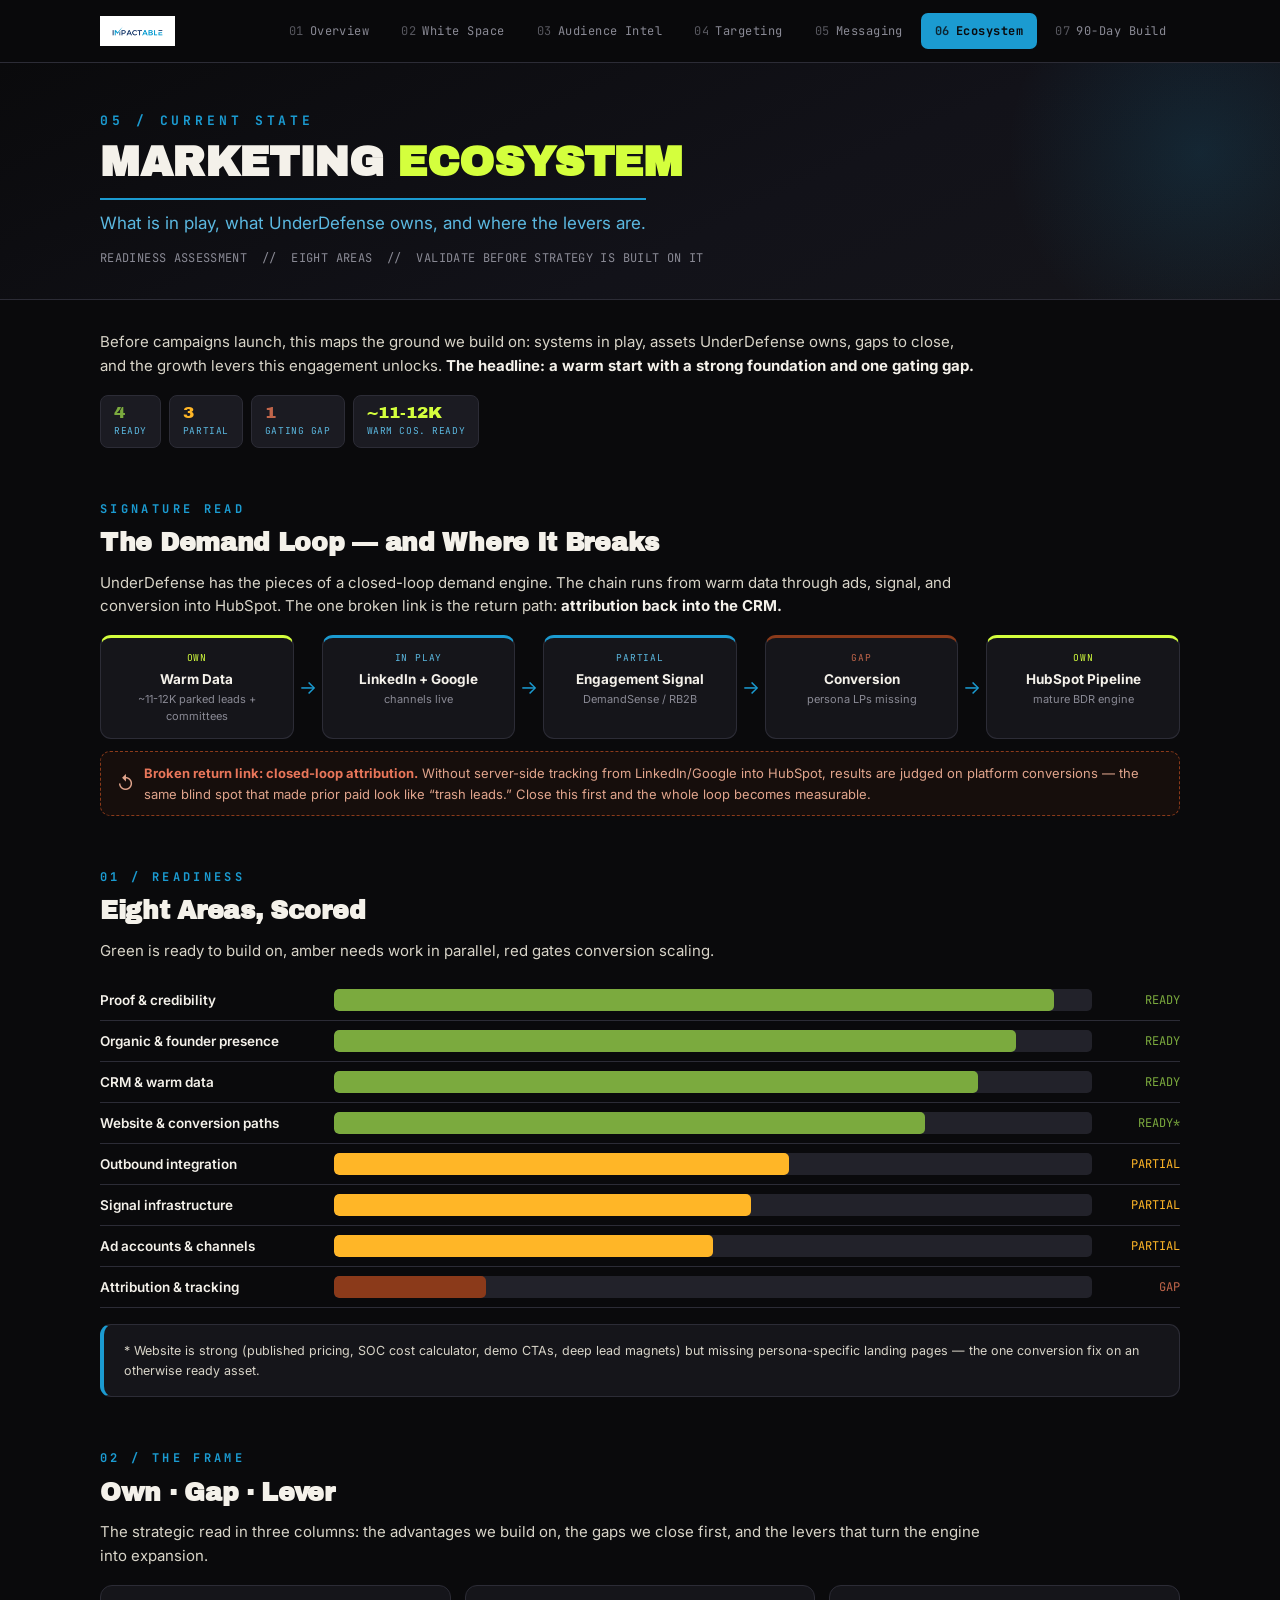
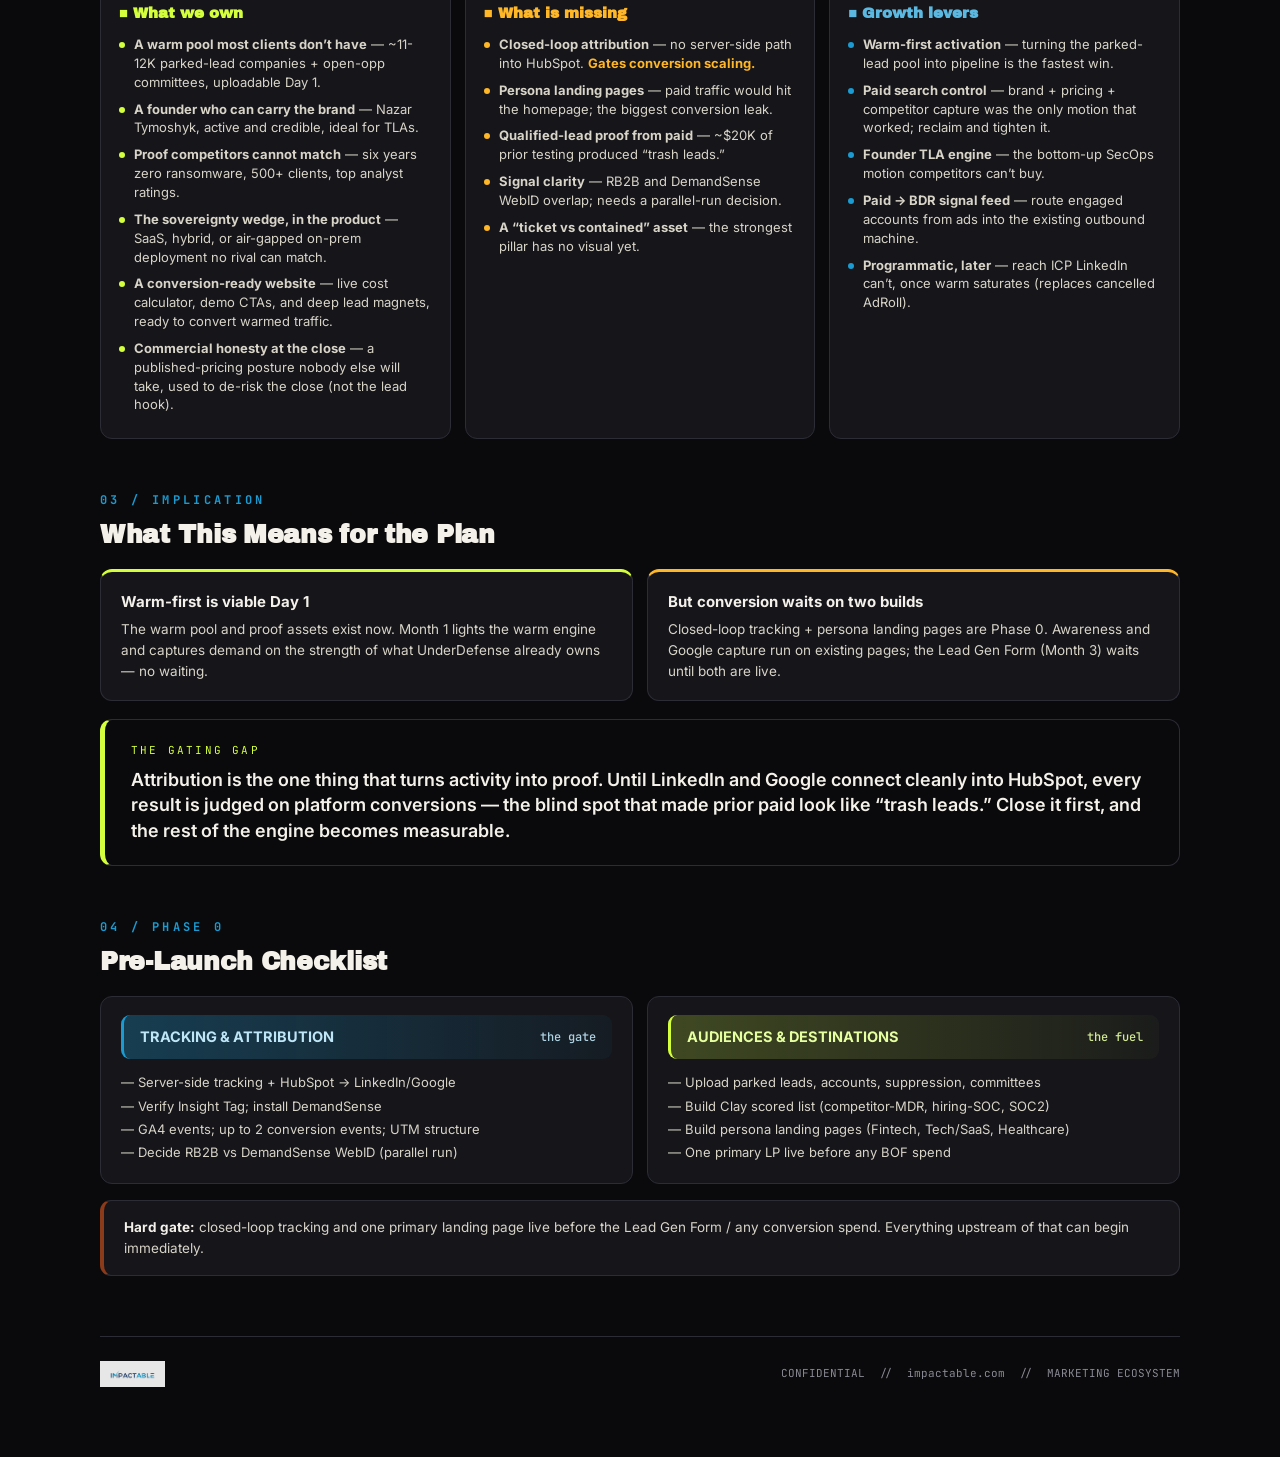
<file: ecosystem.html>
<!DOCTYPE html><html lang="en"><head>
<meta charset="utf-8"><meta name="viewport" content="width=device-width,initial-scale=1"><meta name="robots" content="noindex,nofollow">
<title>Marketing Ecosystem — UnderDefense Intelligence Room</title>
<link rel="preconnect" href="https://fonts.googleapis.com"><link rel="preconnect" href="https://fonts.gstatic.com" crossorigin>
<link href="https://fonts.googleapis.com/css2?family=Archivo+Black&family=Inter:wght@400;500;600;700;800;900&family=JetBrains+Mono:wght@400;500;700&display=swap" rel="stylesheet">
<style>
/* ============================================================
   UNDERDEFENSE INTELLIGENCE ROOM — Shared Design System
   Impactable Brand Bible v2
   Linked by every page. Edit tokens here; all pages update.
   ============================================================ */
:root{
  --asphalt:#0A0A0C; --concrete:#15151A; --court:#22222A; --court2:#1B1B22;
  --border:#2C2C36; --border2:#393943;
  --blue:#1B9BD1; --blue-soft:#5BB8E0;
  --canopy:#D4FF3D; --moss:#7BAA3E; --rust:#8B3A1A; --terra:#C4521F; --clay:#FFB627;
  --bone:#F4F1EA; --chalk:#D8D4C8; --muted:#8A8A95;
  --li:#0A66C2; --gold:#D4A843;
  --maxw:1140px;
}
*{box-sizing:border-box;margin:0;padding:0}
html{scroll-behavior:smooth}
body{background:var(--asphalt);color:var(--bone);font-family:'Inter',system-ui,sans-serif;line-height:1.55;-webkit-font-smoothing:antialiased}
a{color:inherit;text-decoration:none}
.wrap{max-width:var(--maxw);margin:0 auto;padding:0 30px}
.mono{font-family:'JetBrains Mono',monospace}

/* ---------- top tab nav (shared) ---------- */
.nav{position:sticky;top:0;z-index:50;background:rgba(10,10,12,.86);backdrop-filter:blur(12px);border-bottom:1px solid var(--border)}
.nav .row{display:flex;align-items:center;gap:24px;height:62px;max-width:var(--maxw);margin:0 auto;padding:0 30px}
.brandmark{width:128px;height:30px;background-image:url('[data-uri]');background-size:contain;background-repeat:no-repeat;background-position:left center;flex:0 0 auto}
.tabs{display:flex;gap:4px;margin-left:auto;overflow-x:auto;scrollbar-width:none}
.tabs::-webkit-scrollbar{display:none}
.tab{font-family:'JetBrains Mono',monospace;font-size:12px;letter-spacing:.04em;color:var(--muted);padding:8px 13px;border-radius:7px;white-space:nowrap;border:1px solid transparent;transition:.15s}
.tab:hover{color:var(--bone);background:var(--concrete)}
.tab.active{color:var(--asphalt);background:var(--blue);font-weight:700}
.tab .n{opacity:.6;margin-right:6px}
.tab.active .n{opacity:.8}

/* ---------- section scaffolding ---------- */
.seckick{font-family:'JetBrains Mono',monospace;font-size:12px;letter-spacing:.28em;color:var(--blue);font-weight:700;text-transform:uppercase;margin-top:52px}
h2.sec{font-family:'Archivo Black',sans-serif;font-size:25px;margin:6px 0 8px;letter-spacing:-.3px}
.lead{color:var(--chalk);font-size:15px;max-width:880px;margin:6px 0 18px}
.lead b{color:var(--bone)}

/* ---------- hero ---------- */
.hero{background:linear-gradient(155deg,#0A0A0C 0%,#101019 55%,#15151A 100%);border-bottom:1px solid var(--border);padding:54px 0 46px;position:relative;overflow:hidden}
.hero::after{content:"";position:absolute;right:-150px;top:-130px;width:480px;height:480px;background:radial-gradient(circle,rgba(27,155,209,.16),transparent 65%)}
.hk{font-family:'JetBrains Mono',monospace;font-size:13px;letter-spacing:.3em;color:var(--blue);font-weight:700}
.htitle{font-family:'Archivo Black',sans-serif;font-size:52px;line-height:1.02;margin:12px 0 4px}
.htitle .c{color:var(--canopy)}
.hsub{font-size:19px;color:var(--blue-soft);margin-top:12px;border-top:2px solid var(--blue);padding-top:12px;display:inline-block}
.hmeta{font-family:'JetBrains Mono',monospace;font-size:12.5px;color:var(--muted);margin-top:16px;letter-spacing:.04em}

/* ---------- generic cards ---------- */
.grid{display:flex;flex-wrap:wrap;gap:14px}
.g2>*{flex:1 1 calc(50% - 7px)}.g3>*{flex:1 1 calc(33.333% - 10px)}.g4>*{flex:1 1 calc(25% - 11px)}
.card{background:var(--concrete);border:1px solid var(--border);border-radius:12px;padding:18px 20px}
.card.acc-blue{border-top:3px solid var(--blue)}.card.acc-canopy{border-top:3px solid var(--canopy)}
.card.acc-moss{border-top:3px solid var(--moss)}.card.acc-terra{border-top:3px solid var(--terra)}.card.acc-clay{border-top:3px solid var(--clay)}

/* ---------- callouts ---------- */
.callout{background:var(--asphalt);border:1px solid var(--border);border-left:5px solid var(--canopy);border-radius:12px;padding:22px 26px;margin-top:18px}
.callout .l{font-family:'JetBrains Mono',monospace;font-size:11px;letter-spacing:.2em;color:var(--canopy);text-transform:uppercase;margin-bottom:8px}
.callout p{font-size:18px;font-weight:600;color:var(--bone);line-height:1.42}
.note{background:var(--concrete);border:1px solid var(--border);border-left:4px solid var(--blue);border-radius:11px;padding:16px 20px;margin-top:16px;font-size:13.5px;color:var(--chalk)}
.note b{color:var(--bone)}

/* ---------- pills / badges ---------- */
.pill{font-family:'JetBrains Mono',monospace;font-size:10.5px;font-weight:700;padding:3px 9px;border-radius:5px;text-transform:uppercase}
.p-moss{background:var(--moss);color:#fff}.p-rust{background:var(--rust);color:#fff}.p-clay{background:var(--clay);color:var(--asphalt)}
.p-blue{background:var(--blue);color:#fff}.p-canopy{background:var(--canopy);color:var(--asphalt)}.p-gray{background:var(--court);color:var(--muted);border:1px solid var(--border2)}

/* ---------- tables ---------- */
table.grid-t{width:100%;border-collapse:collapse;margin-top:10px;font-size:13.5px;background:var(--concrete);border-radius:10px;overflow:hidden}
table.grid-t th{background:var(--court);color:var(--bone);font-family:'JetBrains Mono',monospace;font-size:11px;letter-spacing:.06em;text-transform:uppercase;text-align:left;padding:11px 14px;font-weight:700}
table.grid-t td{padding:11px 14px;border-top:1px solid var(--border);color:var(--chalk);vertical-align:top}
table.grid-t td b{color:var(--bone)}

/* ---------- story arc ---------- */
.arc{display:flex;align-items:stretch;gap:0;margin-top:18px;flex-wrap:wrap}
.arcstep{flex:1;min-width:150px;background:var(--concrete);border:1px solid var(--border);border-radius:11px;padding:15px;position:relative}
.arcstep .num{font-family:'JetBrains Mono',monospace;font-size:11px;color:var(--blue);font-weight:700}
.arcstep h4{font-size:14.5px;margin:6px 0 4px;color:var(--bone)}
.arcstep p{font-size:12.5px;color:var(--muted)}
.arcarrow{display:flex;align-items:center;color:var(--blue);font-size:20px;padding:0 4px}

/* ---------- module directory cards ---------- */
.mod{display:block;background:var(--concrete);border:1px solid var(--border);border-radius:13px;padding:20px 22px;transition:.16s;position:relative;overflow:hidden}
.mod:hover{border-color:var(--blue);transform:translateY(-2px)}
.mod .tagn{font-family:'JetBrains Mono',monospace;font-size:11px;color:var(--blue);letter-spacing:.12em}
.mod h3{font-family:'Archivo Black',sans-serif;font-size:19px;margin:7px 0 8px;color:var(--bone)}
.mod p{font-size:13.5px;color:var(--chalk);margin-bottom:14px}
.mod .open{font-family:'JetBrains Mono',monospace;font-size:12px;color:var(--canopy);font-weight:700}
.mod .open::after{content:" →"}

/* ---------- key numbers band ---------- */
.band{display:flex;flex-wrap:wrap;gap:14px;margin-top:18px}.band>*{flex:1 1 calc(25% - 11px)}
.stat{background:var(--court2);border:1px solid var(--border);border-radius:11px;padding:16px;text-align:center}
.stat .v{font-family:'Archivo Black',sans-serif;font-size:26px;color:var(--canopy);line-height:1}
.stat .k{font-family:'JetBrains Mono',monospace;font-size:10.5px;color:var(--blue-soft);text-transform:uppercase;letter-spacing:.08em;margin-top:8px}

/* ---------- budget bar ---------- */
.bbar{display:flex;height:50px;border-radius:9px;overflow:hidden;border:1px solid var(--border);margin-top:14px;font-family:'JetBrains Mono',monospace;font-weight:700}
.bbar div{display:flex;flex-direction:column;align-items:center;justify-content:center;font-size:12.5px;color:#fff;line-height:1.3}
.bbar div span{font-size:10.5px;font-weight:500;opacity:.85}
.b-li{background:var(--li);flex:45}.b-g{background:var(--gold);color:#1a1a1a !important;flex:50}.b-r{background:var(--court);flex:5}

/* ---------- footer ---------- */
.foot{margin-top:60px;border-top:1px solid var(--border);padding:24px 0 70px;display:flex;justify-content:space-between;align-items:center;flex-wrap:wrap;gap:14px}
.foot .fm{width:110px;height:26px;background-image:url('[data-uri]');background-size:contain;background-repeat:no-repeat;opacity:.9}
.foot .ft{font-family:'JetBrains Mono',monospace;font-size:11px;color:var(--muted)}

@media(max-width:820px){
  .g2>*,.g3>*,.g4>*,.band>*{flex:1 1 100%}
  .htitle{font-size:36px}
  .nav .row{gap:12px}.brandmark{width:104px}
  .arcarrow{transform:rotate(90deg)}
}

/* ============================================================
   REPORT-PAGE COMPONENTS (shared by tabs 02-06)
   ============================================================ */
/* compact report hero */
.rhero{padding:48px 0 32px;border-bottom:1px solid var(--border);background:linear-gradient(155deg,#0A0A0C 0%,#121219 60%,#15151A 100%);position:relative;overflow:hidden}
.rhero::after{content:"";position:absolute;right:-130px;top:-120px;width:420px;height:420px;background:radial-gradient(circle,rgba(27,155,209,.14),transparent 65%)}
.rhero h1{font-family:'Archivo Black',sans-serif;font-size:42px;line-height:1.03;margin:10px 0 4px;letter-spacing:-.4px}
.rhero h1 .c{color:var(--canopy)}
.rhero .rsub{font-size:17px;color:var(--blue-soft);margin-top:10px;border-top:2px solid var(--blue);padding-top:10px;display:inline-block}
.rhero .rmeta{font-family:'JetBrains Mono',monospace;font-size:12px;color:var(--muted);margin-top:12px;letter-spacing:.03em}

/* field / detail table */
.fd{width:100%;border-collapse:collapse;margin-top:10px;background:var(--concrete);border-radius:10px;overflow:hidden;font-size:13.5px}
.fd td{border-top:1px solid var(--border);padding:10px 14px;vertical-align:top}
.fd tr:first-child td{border-top:none}
.fd td.k{font-family:'JetBrains Mono',monospace;font-size:11px;color:var(--blue-soft);text-transform:uppercase;width:200px;letter-spacing:.03em;background:var(--court2)}
.fd td.v{color:var(--chalk)} .fd td.v b{color:var(--bone)}

/* competitor card */
.compcard{background:var(--concrete);border:1px solid var(--border);border-radius:12px;overflow:hidden;margin-bottom:14px}
.compcard .ch{display:flex;justify-content:space-between;align-items:baseline;gap:12px;padding:14px 18px;border-bottom:2px solid var(--blue);background:var(--court2)}
.compcard .ch h3{font-family:'Archivo Black',sans-serif;font-size:18px}
.compcard .ch .cmeta{font-family:'JetBrains Mono',monospace;font-size:11px;color:var(--muted);text-align:right}

/* pillar block */
.pillar{margin-top:20px}
.pillar .ph{font-family:'Archivo Black',sans-serif;font-size:18px;padding-bottom:7px;border-bottom:2px solid var(--blue);margin-bottom:6px}
.pillar.acc-terra .ph{border-color:var(--terra)} .pillar.acc-moss .ph{border-color:var(--moss)}
.pillar.acc-blue .ph{border-color:var(--blue)} .pillar.acc-clay .ph{border-color:var(--clay)}
.sample{color:var(--muted);font-style:italic}

/* funnel stage block */
.stage{border:1px solid var(--border);border-radius:12px;padding:16px 18px;margin-top:12px;background:var(--concrete)}
.stage.s-tof{border-top:3px solid var(--terra)} .stage.s-mof{border-top:3px solid var(--clay)}
.stage.s-bof{border-top:3px solid var(--moss)} .stage.s-accel{border-top:3px solid var(--blue)}
.stage .sh{display:flex;align-items:baseline;gap:12px;margin-bottom:6px;flex-wrap:wrap}
.stage .sh h4{font-family:'Archivo Black',sans-serif;font-size:16px}
.stage .sh .goal{font-family:'JetBrains Mono',monospace;font-size:12px;color:var(--blue-soft)}
.stage p{font-size:13.5px;color:var(--chalk)}
.stage .fmt{font-family:'JetBrains Mono',monospace;font-size:11.5px;color:var(--muted);margin-top:8px}
.stage .fmt b{color:var(--chalk)}

/* tier label + warm pool block (targeting-style, shared) */
.tierlabel{font-family:'JetBrains Mono',monospace;font-size:12.5px;letter-spacing:.16em;text-transform:uppercase;font-weight:700;margin:24px 0 10px;display:flex;align-items:center;gap:10px}
.tierlabel .dot{width:10px;height:10px;border-radius:2px}

/* own/gap/lever columns (ecosystem) */
.ogl{display:flex;flex-wrap:wrap;gap:14px;margin-top:14px}.ogl>.col{flex:1 1 calc(33.333% - 10px)}
.ogl .col{border:1px solid var(--border);border-radius:12px;padding:16px 18px;background:var(--concrete)}
.ogl .col h4{font-family:'Archivo Black',sans-serif;font-size:15px;margin-bottom:10px;display:flex;align-items:center;gap:8px}
.ogl .own h4{color:var(--canopy)} .ogl .gap h4{color:var(--clay)} .ogl .lever h4{color:var(--blue-soft)}
.ogl ul{list-style:none} .ogl li{font-size:13px;color:var(--chalk);padding-left:15px;position:relative;margin-bottom:8px;line-height:1.45}
.ogl li::before{content:"";position:absolute;left:0;top:7px;width:6px;height:6px;border-radius:50%}
.ogl .own li::before{background:var(--canopy)} .ogl .gap li::before{background:var(--clay)} .ogl .lever li::before{background:var(--blue)}
@media(max-width:820px){.ogl>.col{flex:1 1 100%}}

/* ============================================================
   RICH COMPONENTS v2 — shared device family for rebuilt pages
   (banners, scorecards, bars, framework blocks, matrices)
   ============================================================ */
/* channel/section banner (from 90-day build, generalized) */
.xbanner{display:flex;align-items:center;gap:11px;padding:11px 16px;border-radius:9px;margin:18px 0 12px;font-weight:700;font-size:14.5px}
.xbanner .br{margin-left:auto;font-family:'JetBrains Mono',monospace;font-size:12px;font-weight:500;opacity:.9}
.xb-blue{background:linear-gradient(90deg,rgba(27,155,209,.30),rgba(27,155,209,.05));border-left:3px solid var(--blue);color:#bfe6f7}
.xb-canopy{background:linear-gradient(90deg,rgba(212,255,61,.22),rgba(212,255,61,.03));border-left:3px solid var(--canopy);color:#e6ffa0}
.xb-terra{background:linear-gradient(90deg,rgba(196,82,31,.28),rgba(196,82,31,.05));border-left:3px solid var(--terra);color:#f0b49a}
.xb-clay{background:linear-gradient(90deg,rgba(255,182,39,.26),rgba(255,182,39,.04));border-left:3px solid var(--clay);color:#ffd98a}
.xb-moss{background:linear-gradient(90deg,rgba(123,170,62,.30),rgba(123,170,62,.05));border-left:3px solid var(--moss);color:#cfe6a0}

/* scorecard (competitor / persona signature card) */
.score{background:var(--concrete);border:1px solid var(--border);border-radius:13px;overflow:hidden;margin-bottom:14px}
.score .sc-h{display:flex;align-items:center;gap:14px;padding:15px 18px;background:var(--court2);border-bottom:1px solid var(--border)}
.score .sc-rank{font-family:'Archivo Black',sans-serif;font-size:22px;color:var(--asphalt);background:var(--blue);width:42px;height:42px;border-radius:9px;display:flex;align-items:center;justify-content:center;flex:0 0 auto}
.score .sc-t{flex:1}
.score .sc-t h3{font-family:'Archivo Black',sans-serif;font-size:18px;line-height:1.1}
.score .sc-t .sub{font-family:'JetBrains Mono',monospace;font-size:11px;color:var(--muted);margin-top:3px}
.score .sc-meter{flex:0 0 auto;text-align:right}
.score .sc-meter .lab{font-family:'JetBrains Mono',monospace;font-size:9.5px;color:var(--muted);text-transform:uppercase;letter-spacing:.1em}
.score .sc-body{padding:15px 18px;display:flex;flex-wrap:wrap;gap:10px 22px}.score .sc-row{flex:1 1 calc(50% - 11px)}
.score .sc-row{font-size:13px}
.score .sc-row .k{font-family:'JetBrains Mono',monospace;font-size:10px;color:var(--blue-soft);text-transform:uppercase;letter-spacing:.06em;display:block;margin-bottom:2px}
.score .sc-row .v{color:var(--chalk)}
.score .sc-take{padding:12px 18px;background:rgba(27,155,209,.06);border-top:1px solid var(--border);font-size:13px;color:var(--chalk)}
.score .sc-take b{color:var(--bone)}
@media(max-width:820px){.score .sc-row{flex:1 1 100%}}

/* horizontal meter bar (saturation, intensity) */
.meter{height:7px;border-radius:4px;background:var(--court);overflow:hidden;margin-top:6px;width:120px}
.meter > i{display:block;height:100%;border-radius:4px}
.bar-row{display:flex;align-items:center;gap:14px;padding:9px 0;border-bottom:1px solid var(--border)}.bar-row .bl{flex:0 0 220px}.bar-row .bt{flex:1}.bar-row .bv{flex:0 0 74px}
.bar-row .bl{font-size:13.5px;color:var(--bone);font-weight:600}
.bar-row .bt{height:22px;border-radius:5px;background:var(--court);overflow:hidden;position:relative}
.bar-row .bt > i{display:block;height:100%;border-radius:5px}
.bar-row .bv{font-family:'JetBrains Mono',monospace;font-size:12px;text-align:right;color:var(--chalk)}

/* two-axis positioning map */
.posmap{position:relative;background:var(--concrete);border:1px solid var(--border);border-radius:13px;height:420px;margin-top:14px;overflow:hidden}
.posmap .axis{position:absolute;background:var(--border2)}
.posmap .axl{position:absolute;font-family:'JetBrains Mono',monospace;font-size:10px;color:var(--muted);text-transform:uppercase;letter-spacing:.1em}
.posmap .dot{position:absolute;transform:translate(-50%,-50%);text-align:center}
.posmap .dot .pt{width:13px;height:13px;border-radius:50%;margin:0 auto 4px;border:2px solid var(--asphalt);box-shadow:0 0 0 1px rgba(255,255,255,.15)}
.posmap .dot .nm{font-size:11px;color:var(--bone);font-weight:600;white-space:nowrap}
.posmap .zone{position:absolute;border:1.5px dashed var(--canopy);border-radius:12px;background:rgba(212,255,61,.06)}
.posmap .zlab{position:absolute;font-family:'JetBrains Mono',monospace;font-size:10px;color:var(--canopy);font-weight:700;letter-spacing:.08em}

/* numbered framework steps (ladder/flow) */
.ladder{display:flex;flex-direction:column;gap:10px;margin-top:14px}
.rung{display:flex;gap:14px;align-items:stretch;background:var(--concrete);border:1px solid var(--border);border-radius:12px;overflow:hidden}
.rung .rn{flex:0 0 64px;display:flex;align-items:center;justify-content:center;font-family:'Archivo Black',sans-serif;font-size:26px;color:var(--asphalt)}
.rung .rc{padding:14px 16px;flex:1}
.rung .rc h4{font-size:15.5px;color:var(--bone);margin-bottom:3px}
.rung .rc p{font-size:13px;color:var(--chalk)}
.rung .rc .rmeta{font-family:'JetBrains Mono',monospace;font-size:11px;color:var(--muted);margin-top:6px}
.rung.r-canopy .rn{background:var(--canopy)} .rung.r-blue .rn{background:var(--blue)} .rung.r-terra .rn{background:var(--terra);color:#fff} .rung.r-moss .rn{background:var(--moss);color:#fff} .rung.r-clay .rn{background:var(--clay)}

/* mini stat inline chips */
.chips{display:flex;flex-wrap:wrap;gap:8px;margin-top:10px}
.chip{background:var(--court2);border:1px solid var(--border);border-radius:8px;padding:8px 13px}
.chip .cv{font-family:'Archivo Black',sans-serif;font-size:17px;color:var(--canopy);line-height:1}
.chip .ck{font-family:'JetBrains Mono',monospace;font-size:9.5px;color:var(--blue-soft);text-transform:uppercase;letter-spacing:.06em;margin-top:3px}

/* funnel pillar/quadrant grid */
.quad{display:flex;flex-wrap:wrap;gap:12px;margin-top:14px}.quad>*{flex:1 1 calc(50% - 6px)}
.qcell{border:1px solid var(--border);border-radius:12px;padding:16px 18px;background:var(--concrete);border-top:3px solid var(--blue)}
.qcell.q-terra{border-top-color:var(--terra)} .qcell.q-moss{border-top-color:var(--moss)} .qcell.q-clay{border-top-color:var(--clay)} .qcell.q-canopy{border-top-color:var(--canopy)}
.qcell h4{font-family:'Archivo Black',sans-serif;font-size:16px;margin-bottom:4px}
.qcell .qsub{font-family:'JetBrains Mono',monospace;font-size:11px;color:var(--blue-soft);margin-bottom:8px}
.qcell p{font-size:13px;color:var(--chalk)}
@media(max-width:820px){.quad>*{flex:1 1 100%} .bar-row .bl{flex:0 0 120px} .bar-row .bv{flex:0 0 50px}}

/* ecosystem system-loop visual */
.loop{display:flex;align-items:stretch;gap:0;margin-top:14px;flex-wrap:wrap}
.lnode{flex:1;min-width:150px;background:var(--concrete);border:1px solid var(--border);border-radius:11px;padding:13px 14px;text-align:center;position:relative}
.lnode .lk{font-family:'JetBrains Mono',monospace;font-size:9.5px;letter-spacing:.08em;text-transform:uppercase;margin-bottom:5px}
.lnode h4{font-size:13.5px;color:var(--bone);line-height:1.2}
.lnode p{font-size:11px;color:var(--muted);margin-top:4px}
.lnode.own{border-top:3px solid var(--canopy)} .lnode.own .lk{color:var(--canopy)}
.lnode.play{border-top:3px solid var(--blue)} .lnode.play .lk{color:var(--blue-soft)}
.lnode.gap{border-top:3px solid var(--rust)} .lnode.gap .lk{color:#c0654a}
.larr{display:flex;align-items:center;color:var(--blue);font-size:19px;padding:0 5px}
.broken{margin-top:12px;border:1.5px dashed var(--rust);border-radius:10px;padding:11px 16px;background:rgba(139,58,26,.1);font-size:13px;color:#e0a48c;display:flex;align-items:center;gap:10px}
.broken b{color:#e8765a}
@media(max-width:820px){.larr{transform:rotate(90deg)} .lnode{min-width:0}}


/* maturity mountain (overview signature) */
.mountain{display:flex;align-items:flex-end;gap:10px;margin-top:18px;min-height:250px}
.mstage{flex:1;display:flex;flex-direction:column;justify-content:flex-end}
.mbar{border-radius:10px 10px 0 0;padding:14px 10px 12px;border:1px solid var(--border);border-bottom:none;min-height:70px;display:flex;flex-direction:column;justify-content:flex-start}
.mbar .ms{font-family:'JetBrains Mono',monospace;font-size:10px;letter-spacing:.06em;opacity:.85;margin-bottom:4px}
.mbar .mt{font-family:'Archivo Black',sans-serif;font-size:15px;line-height:1.05}
.mbar .md{font-size:11px;margin-top:6px;line-height:1.35}
.m-done{background:linear-gradient(180deg,rgba(123,170,62,.34),rgba(123,170,62,.12));border-color:var(--moss)}
.m-done .ms{color:var(--moss)} .m-done .mt{color:var(--bone)} .m-done .md{color:var(--chalk)}
.m-here{background:linear-gradient(180deg,rgba(27,155,209,.4),rgba(212,255,61,.12));border:2px solid var(--canopy)}
.m-here .ms{color:var(--canopy)} .m-here .mt{color:#fff} .m-here .md{color:var(--bone)}
.m-next{background:linear-gradient(180deg,rgba(255,182,39,.26),rgba(255,182,39,.06));border-color:var(--clay)}
.m-next .ms{color:var(--clay)} .m-next .mt{color:var(--bone)} .m-next .md{color:var(--chalk)}
.m-future{background:var(--court2)}
.m-future .ms{color:var(--muted)} .m-future .mt{color:var(--muted)} .m-future .md{color:var(--muted)}
.mbase{display:flex;gap:10px;margin-top:6px}
.mbase div{flex:1;text-align:center;font-family:'JetBrains Mono',monospace;font-size:10px;color:var(--muted)}
@media(max-width:820px){.mountain{min-height:0;flex-direction:column}.mstage{width:100%}.mbar{min-height:0}}

</style>
</head><body>
<nav class="nav"><div class="row">
  <a class="brandmark" href="index.html" aria-label="Impactable"></a>
  <div class="tabs">
    <a class="tab" href="index.html"><span class="n">01</span>Overview</a>
    <a class="tab" href="white-space.html"><span class="n">02</span>White Space</a>
    <a class="tab" href="audience-intel.html"><span class="n">03</span>Audience Intel</a>
    <a class="tab" href="targeting.html"><span class="n">04</span>Targeting</a>
    <a class="tab" href="messaging.html"><span class="n">05</span>Messaging</a>
    <a class="tab active" href="ecosystem.html"><span class="n">06</span>Ecosystem</a>
    <a class="tab" href="campaign-build.html"><span class="n">07</span>90-Day Build</a>
  </div>
</div></nav>

<div class="rhero"><div class="wrap">
  <div class="hk">05 / CURRENT STATE</div>
  <h1>MARKETING <span class="c">ECOSYSTEM</span></h1>
  <div class="rsub">What is in play, what UnderDefense owns, and where the levers are.</div>
  <div class="rmeta">READINESS ASSESSMENT &nbsp;//&nbsp; EIGHT AREAS &nbsp;//&nbsp; VALIDATE BEFORE STRATEGY IS BUILT ON IT</div>
</div></div>

<div class="wrap">
  <p class="lead" style="margin-top:30px">Before campaigns launch, this maps the ground we build on: systems in play, assets UnderDefense owns, gaps to close, and the growth levers this engagement unlocks. <b>The headline: a warm start with a strong foundation and one gating gap.</b></p>
  <div class="chips">
    <div class="chip"><div class="cv" style="color:var(--moss)">4</div><div class="ck">Ready</div></div>
    <div class="chip"><div class="cv" style="color:var(--clay)">3</div><div class="ck">Partial</div></div>
    <div class="chip"><div class="cv" style="color:#c0654a">1</div><div class="ck">Gating gap</div></div>
    <div class="chip"><div class="cv">~11-12K</div><div class="ck">Warm cos. ready</div></div>
  </div>

  <!-- SIGNATURE: THE LOOP -->
  <div class="seckick">Signature read</div>
  <h2 class="sec">The Demand Loop &mdash; and Where It Breaks</h2>
  <p class="lead">UnderDefense has the pieces of a closed-loop demand engine. The chain runs from warm data through ads, signal, and conversion into HubSpot. The one broken link is the return path: <b>attribution back into the CRM.</b></p>
  <div class="loop">
    <div class="lnode own"><div class="lk">OWN</div><h4>Warm Data</h4><p>~11-12K parked leads + committees</p></div>
    <div class="larr">&rarr;</div>
    <div class="lnode play"><div class="lk">IN PLAY</div><h4>LinkedIn + Google</h4><p>channels live</p></div>
    <div class="larr">&rarr;</div>
    <div class="lnode play"><div class="lk">PARTIAL</div><h4>Engagement Signal</h4><p>DemandSense / RB2B</p></div>
    <div class="larr">&rarr;</div>
    <div class="lnode gap"><div class="lk">GAP</div><h4>Conversion</h4><p>persona LPs missing</p></div>
    <div class="larr">&rarr;</div>
    <div class="lnode own"><div class="lk">OWN</div><h4>HubSpot Pipeline</h4><p>mature BDR engine</p></div>
  </div>
  <div class="broken"><span style="font-size:18px">&#8634;</span><div><b>Broken return link: closed-loop attribution.</b> Without server-side tracking from LinkedIn/Google into HubSpot, results are judged on platform conversions &mdash; the same blind spot that made prior paid look like &ldquo;trash leads.&rdquo; Close this first and the whole loop becomes measurable.</div></div>

  <!-- READINESS SCORECARD -->
  <div class="seckick">01 / Readiness</div>
  <h2 class="sec">Eight Areas, Scored</h2>
  <p class="lead">Green is ready to build on, amber needs work in parallel, red gates conversion scaling.</p>
  <div style="margin-top:8px">
    <div class="bar-row"><div class="bl">Proof &amp; credibility</div><div class="bt"><i style="width:95%;background:var(--moss)"></i></div><div class="bv" style="color:var(--moss)">READY</div></div>
    <div class="bar-row"><div class="bl">Organic &amp; founder presence</div><div class="bt"><i style="width:90%;background:var(--moss)"></i></div><div class="bv" style="color:var(--moss)">READY</div></div>
    <div class="bar-row"><div class="bl">CRM &amp; warm data</div><div class="bt"><i style="width:85%;background:var(--moss)"></i></div><div class="bv" style="color:var(--moss)">READY</div></div>
    <div class="bar-row"><div class="bl">Website &amp; conversion paths</div><div class="bt"><i style="width:78%;background:var(--moss)"></i></div><div class="bv" style="color:var(--moss)">READY*</div></div>
    <div class="bar-row"><div class="bl">Outbound integration</div><div class="bt"><i style="width:60%;background:var(--clay)"></i></div><div class="bv" style="color:var(--clay)">PARTIAL</div></div>
    <div class="bar-row"><div class="bl">Signal infrastructure</div><div class="bt"><i style="width:55%;background:var(--clay)"></i></div><div class="bv" style="color:var(--clay)">PARTIAL</div></div>
    <div class="bar-row"><div class="bl">Ad accounts &amp; channels</div><div class="bt"><i style="width:50%;background:var(--clay)"></i></div><div class="bv" style="color:var(--clay)">PARTIAL</div></div>
    <div class="bar-row"><div class="bl">Attribution &amp; tracking</div><div class="bt"><i style="width:20%;background:var(--rust)"></i></div><div class="bv" style="color:#c0654a">GAP</div></div>
  </div>
  <div class="note" style="font-size:12.5px">* Website is strong (published pricing, SOC cost calculator, demo CTAs, deep lead magnets) but missing persona-specific landing pages &mdash; the one conversion fix on an otherwise ready asset.</div>

  <!-- OWN / GAP / LEVER -->
  <div class="seckick">02 / The Frame</div>
  <h2 class="sec">Own &middot; Gap &middot; Lever</h2>
  <p class="lead">The strategic read in three columns: the advantages we build on, the gaps we close first, and the levers that turn the engine into expansion.</p>
  <div class="ogl">
    <div class="col own"><h4>&#9632; What we own</h4><ul>
      <li><b>A warm pool most clients don&rsquo;t have</b> &mdash; ~11-12K parked-lead companies + open-opp committees, uploadable Day 1.</li>
      <li><b>A founder who can carry the brand</b> &mdash; Nazar Tymoshyk, active and credible, ideal for TLAs.</li>
      <li><b>Proof competitors cannot match</b> &mdash; six years zero ransomware, 500+ clients, top analyst ratings.</li>
      <li><b>The sovereignty wedge, in the product</b> &mdash; SaaS, hybrid, or air-gapped on-prem deployment no rival can match.</li>
      <li><b>A conversion-ready website</b> &mdash; live cost calculator, demo CTAs, and deep lead magnets, ready to convert warmed traffic.</li>
      <li><b>Commercial honesty at the close</b> &mdash; a published-pricing posture nobody else will take, used to de-risk the close (not the lead hook).</li>
    </ul></div>
    <div class="col gap"><h4>&#9632; What is missing</h4><ul>
      <li><b>Closed-loop attribution</b> &mdash; no server-side path into HubSpot. <b style="color:var(--clay)">Gates conversion scaling.</b></li>
      <li><b>Persona landing pages</b> &mdash; paid traffic would hit the homepage; the biggest conversion leak.</li>
      <li><b>Qualified-lead proof from paid</b> &mdash; ~$20K of prior testing produced &ldquo;trash leads.&rdquo;</li>
      <li><b>Signal clarity</b> &mdash; RB2B and DemandSense WebID overlap; needs a parallel-run decision.</li>
      <li><b>A &ldquo;ticket vs contained&rdquo; asset</b> &mdash; the strongest pillar has no visual yet.</li>
    </ul></div>
    <div class="col lever"><h4>&#9632; Growth levers</h4><ul>
      <li><b>Warm-first activation</b> &mdash; turning the parked-lead pool into pipeline is the fastest win.</li>
      <li><b>Paid search control</b> &mdash; brand + pricing + competitor capture was the only motion that worked; reclaim and tighten it.</li>
      <li><b>Founder TLA engine</b> &mdash; the bottom-up SecOps motion competitors can&rsquo;t buy.</li>
      <li><b>Paid &rarr; BDR signal feed</b> &mdash; route engaged accounts from ads into the existing outbound machine.</li>
      <li><b>Programmatic, later</b> &mdash; reach ICP LinkedIn can&rsquo;t, once warm saturates (replaces cancelled AdRoll).</li>
    </ul></div>
  </div>

  <!-- IMPLICATION -->
  <div class="seckick">03 / Implication</div>
  <h2 class="sec">What This Means for the Plan</h2>
  <div class="grid g2" style="margin-top:14px">
    <div class="card acc-canopy"><h4 style="font-size:15px;color:var(--bone);margin-bottom:6px">Warm-first is viable Day 1</h4><p style="font-size:13.5px;color:var(--chalk)">The warm pool and proof assets exist now. Month 1 lights the warm engine and captures demand on the strength of what UnderDefense already owns &mdash; no waiting.</p></div>
    <div class="card acc-clay"><h4 style="font-size:15px;color:var(--bone);margin-bottom:6px">But conversion waits on two builds</h4><p style="font-size:13.5px;color:var(--chalk)">Closed-loop tracking + persona landing pages are Phase 0. Awareness and Google capture run on existing pages; the Lead Gen Form (Month 3) waits until both are live.</p></div>
  </div>
  <div class="callout"><div class="l">The gating gap</div>
    <p>Attribution is the one thing that turns activity into proof. Until LinkedIn and Google connect cleanly into HubSpot, every result is judged on platform conversions &mdash; the blind spot that made prior paid look like &ldquo;trash leads.&rdquo; Close it first, and the rest of the engine becomes measurable.</p></div>

  <!-- PHASE 0 -->
  <div class="seckick">04 / Phase 0</div>
  <h2 class="sec">Pre-Launch Checklist</h2>
  <div class="grid g2" style="margin-top:14px">
    <div class="card"><div class="xbanner xb-blue" style="margin-top:0">TRACKING &amp; ATTRIBUTION<span class="br">the gate</span></div>
      <ul style="list-style:none;font-size:13px;color:var(--chalk);line-height:1.8">
        <li>&mdash; Server-side tracking + HubSpot &rarr; LinkedIn/Google</li>
        <li>&mdash; Verify Insight Tag; install DemandSense</li>
        <li>&mdash; GA4 events; up to 2 conversion events; UTM structure</li>
        <li>&mdash; Decide RB2B vs DemandSense WebID (parallel run)</li>
      </ul></div>
    <div class="card"><div class="xbanner xb-canopy" style="margin-top:0">AUDIENCES &amp; DESTINATIONS<span class="br">the fuel</span></div>
      <ul style="list-style:none;font-size:13px;color:var(--chalk);line-height:1.8">
        <li>&mdash; Upload parked leads, accounts, suppression, committees</li>
        <li>&mdash; Build Clay scored list (competitor-MDR, hiring-SOC, SOC2)</li>
        <li>&mdash; Build persona landing pages (Fintech, Tech/SaaS, Healthcare)</li>
        <li>&mdash; One primary LP live before any BOF spend</li>
      </ul></div>
  </div>
  <div class="note" style="border-left-color:var(--rust)"><b>Hard gate:</b> closed-loop tracking and one primary landing page live before the Lead Gen Form / any conversion spend. Everything upstream of that can begin immediately.</div>

  <div class="foot"><div class="fm"></div><div class="ft">CONFIDENTIAL &nbsp;//&nbsp; impactable.com &nbsp;//&nbsp; MARKETING ECOSYSTEM</div></div>
</div></body></html>
</file>
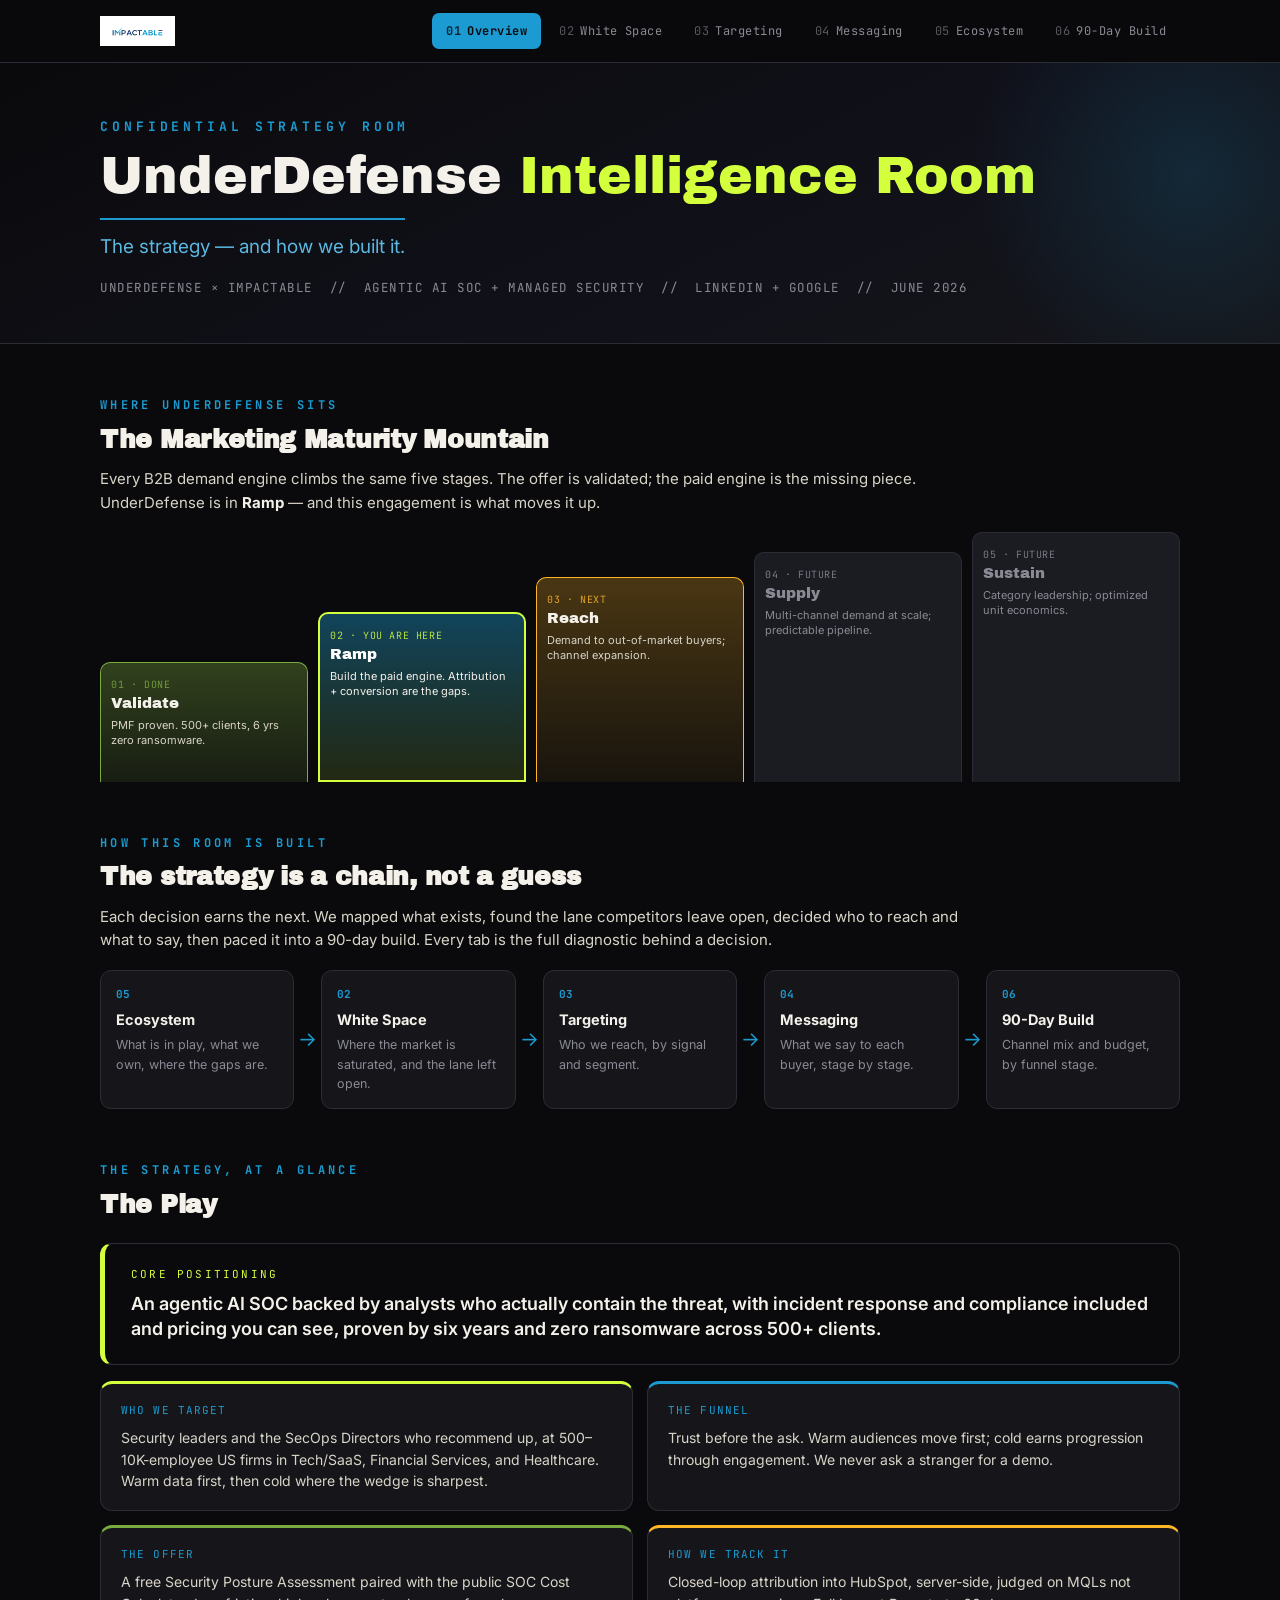
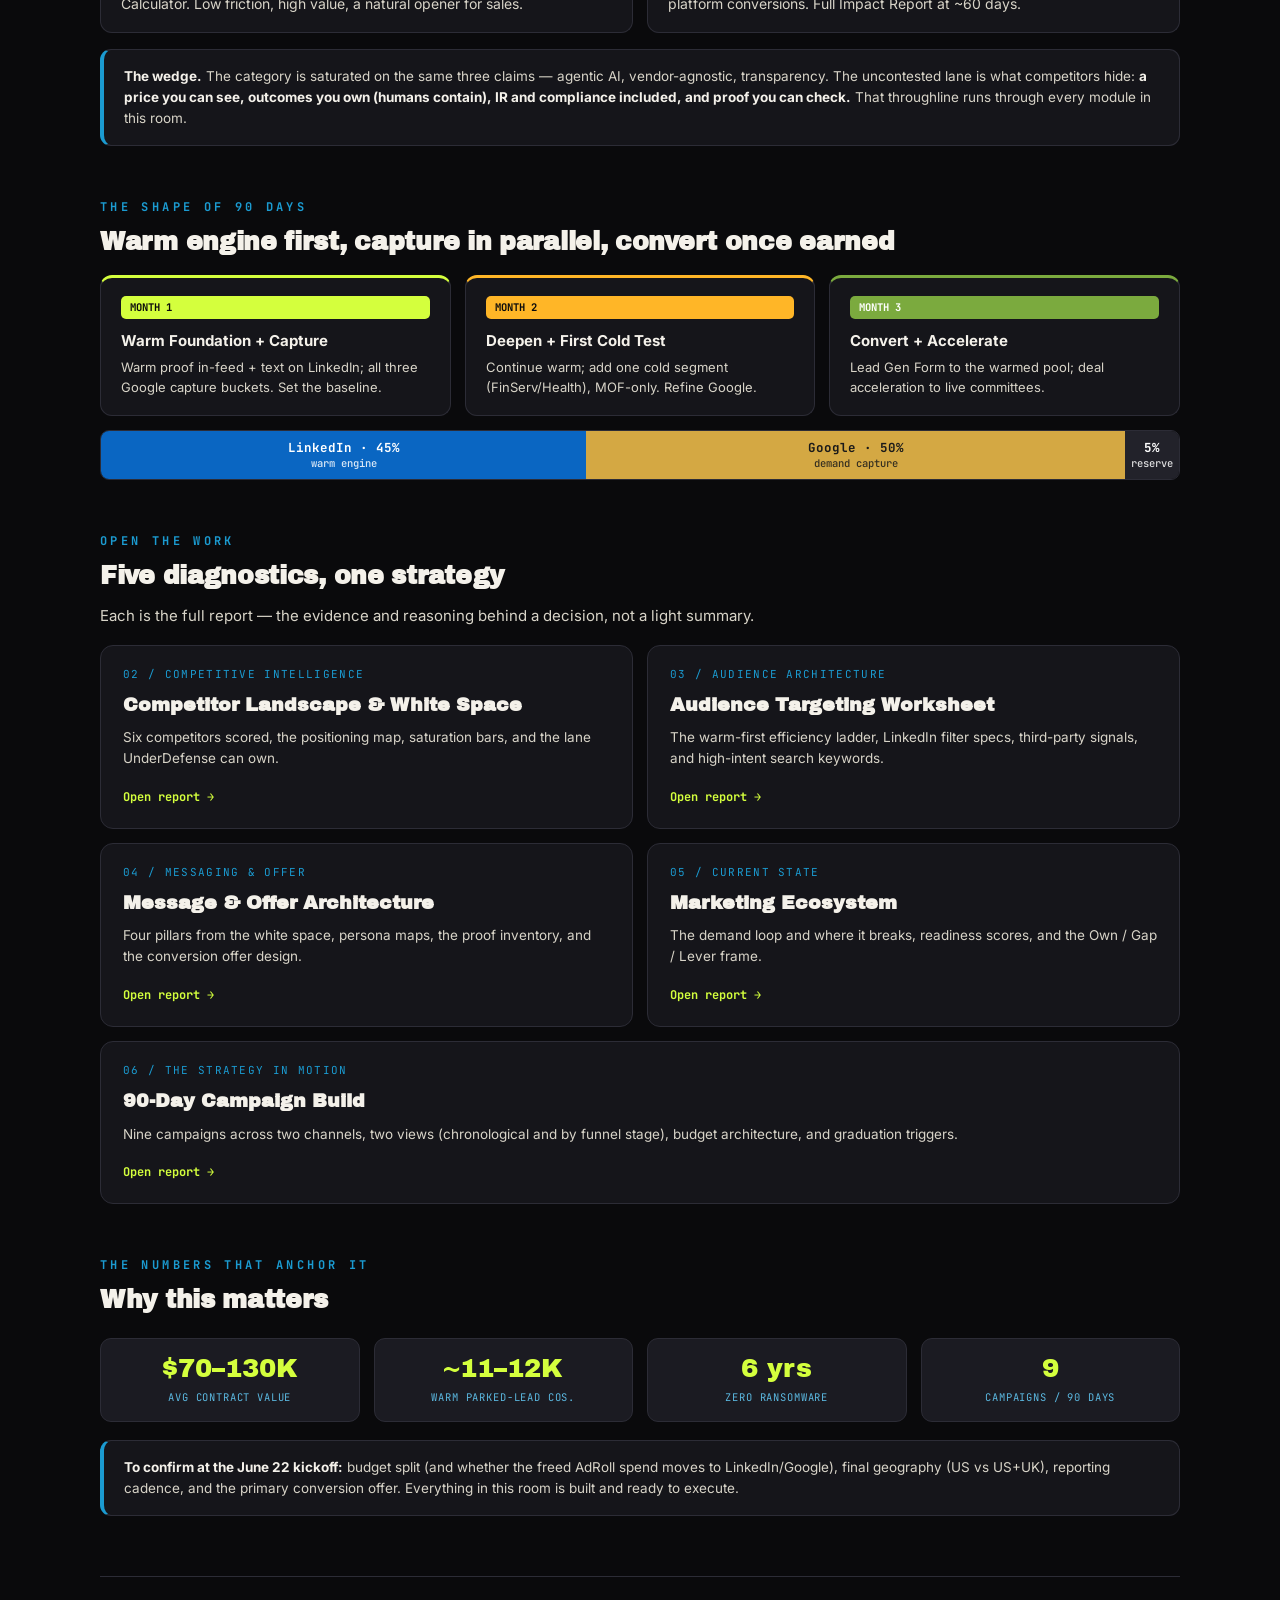
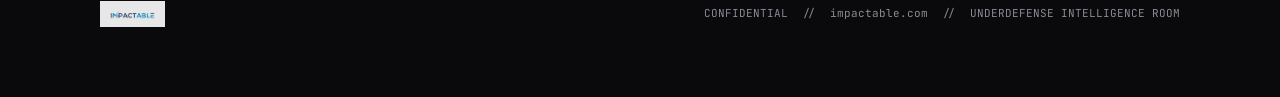
<file: index (5).html>
<!DOCTYPE html><html lang="en"><head>
<meta charset="utf-8"><meta name="viewport" content="width=device-width,initial-scale=1"><meta name="robots" content="noindex,nofollow">
<title>UnderDefense Intelligence Room — Impactable</title>
<link rel="preconnect" href="https://fonts.googleapis.com"><link rel="preconnect" href="https://fonts.gstatic.com" crossorigin>
<link href="https://fonts.googleapis.com/css2?family=Archivo+Black&family=Inter:wght@400;500;600;700;800;900&family=JetBrains+Mono:wght@400;500;700&display=swap" rel="stylesheet">
<style>
/* ============================================================
   UNDERDEFENSE INTELLIGENCE ROOM — Shared Design System
   Impactable Brand Bible v2
   Linked by every page. Edit tokens here; all pages update.
   ============================================================ */
:root{
  --asphalt:#0A0A0C; --concrete:#15151A; --court:#22222A; --court2:#1B1B22;
  --border:#2C2C36; --border2:#393943;
  --blue:#1B9BD1; --blue-soft:#5BB8E0;
  --canopy:#D4FF3D; --moss:#7BAA3E; --rust:#8B3A1A; --terra:#C4521F; --clay:#FFB627;
  --bone:#F4F1EA; --chalk:#D8D4C8; --muted:#8A8A95;
  --li:#0A66C2; --gold:#D4A843;
  --maxw:1140px;
}
*{box-sizing:border-box;margin:0;padding:0}
html{scroll-behavior:smooth}
body{background:var(--asphalt);color:var(--bone);font-family:'Inter',system-ui,sans-serif;line-height:1.55;-webkit-font-smoothing:antialiased}
a{color:inherit;text-decoration:none}
.wrap{max-width:var(--maxw);margin:0 auto;padding:0 30px}
.mono{font-family:'JetBrains Mono',monospace}

/* ---------- top tab nav (shared) ---------- */
.nav{position:sticky;top:0;z-index:50;background:rgba(10,10,12,.86);backdrop-filter:blur(12px);border-bottom:1px solid var(--border)}
.nav .row{display:flex;align-items:center;gap:24px;height:62px;max-width:var(--maxw);margin:0 auto;padding:0 30px}
.brandmark{width:128px;height:30px;background-image:url('[data-uri]');background-size:contain;background-repeat:no-repeat;background-position:left center;flex:0 0 auto}
.tabs{display:flex;gap:4px;margin-left:auto;overflow-x:auto;scrollbar-width:none}
.tabs::-webkit-scrollbar{display:none}
.tab{font-family:'JetBrains Mono',monospace;font-size:12px;letter-spacing:.04em;color:var(--muted);padding:8px 13px;border-radius:7px;white-space:nowrap;border:1px solid transparent;transition:.15s}
.tab:hover{color:var(--bone);background:var(--concrete)}
.tab.active{color:var(--asphalt);background:var(--blue);font-weight:700}
.tab .n{opacity:.6;margin-right:6px}
.tab.active .n{opacity:.8}

/* ---------- section scaffolding ---------- */
.seckick{font-family:'JetBrains Mono',monospace;font-size:12px;letter-spacing:.28em;color:var(--blue);font-weight:700;text-transform:uppercase;margin-top:52px}
h2.sec{font-family:'Archivo Black',sans-serif;font-size:25px;margin:6px 0 8px;letter-spacing:-.3px}
.lead{color:var(--chalk);font-size:15px;max-width:880px;margin:6px 0 18px}
.lead b{color:var(--bone)}

/* ---------- hero ---------- */
.hero{background:linear-gradient(155deg,#0A0A0C 0%,#101019 55%,#15151A 100%);border-bottom:1px solid var(--border);padding:54px 0 46px;position:relative;overflow:hidden}
.hero::after{content:"";position:absolute;right:-150px;top:-130px;width:480px;height:480px;background:radial-gradient(circle,rgba(27,155,209,.16),transparent 65%)}
.hk{font-family:'JetBrains Mono',monospace;font-size:13px;letter-spacing:.3em;color:var(--blue);font-weight:700}
.htitle{font-family:'Archivo Black',sans-serif;font-size:52px;line-height:1.02;margin:12px 0 4px}
.htitle .c{color:var(--canopy)}
.hsub{font-size:19px;color:var(--blue-soft);margin-top:12px;border-top:2px solid var(--blue);padding-top:12px;display:inline-block}
.hmeta{font-family:'JetBrains Mono',monospace;font-size:12.5px;color:var(--muted);margin-top:16px;letter-spacing:.04em}

/* ---------- generic cards ---------- */
.grid{display:flex;flex-wrap:wrap;gap:14px}
.g2>*{flex:1 1 calc(50% - 7px)}.g3>*{flex:1 1 calc(33.333% - 10px)}.g4>*{flex:1 1 calc(25% - 11px)}
.card{background:var(--concrete);border:1px solid var(--border);border-radius:12px;padding:18px 20px}
.card.acc-blue{border-top:3px solid var(--blue)}.card.acc-canopy{border-top:3px solid var(--canopy)}
.card.acc-moss{border-top:3px solid var(--moss)}.card.acc-terra{border-top:3px solid var(--terra)}.card.acc-clay{border-top:3px solid var(--clay)}

/* ---------- callouts ---------- */
.callout{background:var(--asphalt);border:1px solid var(--border);border-left:5px solid var(--canopy);border-radius:12px;padding:22px 26px;margin-top:18px}
.callout .l{font-family:'JetBrains Mono',monospace;font-size:11px;letter-spacing:.2em;color:var(--canopy);text-transform:uppercase;margin-bottom:8px}
.callout p{font-size:18px;font-weight:600;color:var(--bone);line-height:1.42}
.note{background:var(--concrete);border:1px solid var(--border);border-left:4px solid var(--blue);border-radius:11px;padding:16px 20px;margin-top:16px;font-size:13.5px;color:var(--chalk)}
.note b{color:var(--bone)}

/* ---------- pills / badges ---------- */
.pill{font-family:'JetBrains Mono',monospace;font-size:10.5px;font-weight:700;padding:3px 9px;border-radius:5px;text-transform:uppercase}
.p-moss{background:var(--moss);color:#fff}.p-rust{background:var(--rust);color:#fff}.p-clay{background:var(--clay);color:var(--asphalt)}
.p-blue{background:var(--blue);color:#fff}.p-canopy{background:var(--canopy);color:var(--asphalt)}.p-gray{background:var(--court);color:var(--muted);border:1px solid var(--border2)}

/* ---------- tables ---------- */
table.grid-t{width:100%;border-collapse:collapse;margin-top:10px;font-size:13.5px;background:var(--concrete);border-radius:10px;overflow:hidden}
table.grid-t th{background:var(--court);color:var(--bone);font-family:'JetBrains Mono',monospace;font-size:11px;letter-spacing:.06em;text-transform:uppercase;text-align:left;padding:11px 14px;font-weight:700}
table.grid-t td{padding:11px 14px;border-top:1px solid var(--border);color:var(--chalk);vertical-align:top}
table.grid-t td b{color:var(--bone)}

/* ---------- story arc ---------- */
.arc{display:flex;align-items:stretch;gap:0;margin-top:18px;flex-wrap:wrap}
.arcstep{flex:1;min-width:150px;background:var(--concrete);border:1px solid var(--border);border-radius:11px;padding:15px;position:relative}
.arcstep .num{font-family:'JetBrains Mono',monospace;font-size:11px;color:var(--blue);font-weight:700}
.arcstep h4{font-size:14.5px;margin:6px 0 4px;color:var(--bone)}
.arcstep p{font-size:12.5px;color:var(--muted)}
.arcarrow{display:flex;align-items:center;color:var(--blue);font-size:20px;padding:0 4px}

/* ---------- module directory cards ---------- */
.mod{display:block;background:var(--concrete);border:1px solid var(--border);border-radius:13px;padding:20px 22px;transition:.16s;position:relative;overflow:hidden}
.mod:hover{border-color:var(--blue);transform:translateY(-2px)}
.mod .tagn{font-family:'JetBrains Mono',monospace;font-size:11px;color:var(--blue);letter-spacing:.12em}
.mod h3{font-family:'Archivo Black',sans-serif;font-size:19px;margin:7px 0 8px;color:var(--bone)}
.mod p{font-size:13.5px;color:var(--chalk);margin-bottom:14px}
.mod .open{font-family:'JetBrains Mono',monospace;font-size:12px;color:var(--canopy);font-weight:700}
.mod .open::after{content:" →"}

/* ---------- key numbers band ---------- */
.band{display:flex;flex-wrap:wrap;gap:14px;margin-top:18px}.band>*{flex:1 1 calc(25% - 11px)}
.stat{background:var(--court2);border:1px solid var(--border);border-radius:11px;padding:16px;text-align:center}
.stat .v{font-family:'Archivo Black',sans-serif;font-size:26px;color:var(--canopy);line-height:1}
.stat .k{font-family:'JetBrains Mono',monospace;font-size:10.5px;color:var(--blue-soft);text-transform:uppercase;letter-spacing:.08em;margin-top:8px}

/* ---------- budget bar ---------- */
.bbar{display:flex;height:50px;border-radius:9px;overflow:hidden;border:1px solid var(--border);margin-top:14px;font-family:'JetBrains Mono',monospace;font-weight:700}
.bbar div{display:flex;flex-direction:column;align-items:center;justify-content:center;font-size:12.5px;color:#fff;line-height:1.3}
.bbar div span{font-size:10.5px;font-weight:500;opacity:.85}
.b-li{background:var(--li);flex:45}.b-g{background:var(--gold);color:#1a1a1a !important;flex:50}.b-r{background:var(--court);flex:5}

/* ---------- footer ---------- */
.foot{margin-top:60px;border-top:1px solid var(--border);padding:24px 0 70px;display:flex;justify-content:space-between;align-items:center;flex-wrap:wrap;gap:14px}
.foot .fm{width:110px;height:26px;background-image:url('[data-uri]');background-size:contain;background-repeat:no-repeat;opacity:.9}
.foot .ft{font-family:'JetBrains Mono',monospace;font-size:11px;color:var(--muted)}

@media(max-width:820px){
  .g2>*,.g3>*,.g4>*,.band>*{flex:1 1 100%}
  .htitle{font-size:36px}
  .nav .row{gap:12px}.brandmark{width:104px}
  .arcarrow{transform:rotate(90deg)}
}

/* ============================================================
   REPORT-PAGE COMPONENTS (shared by tabs 02-06)
   ============================================================ */
/* compact report hero */
.rhero{padding:48px 0 32px;border-bottom:1px solid var(--border);background:linear-gradient(155deg,#0A0A0C 0%,#121219 60%,#15151A 100%);position:relative;overflow:hidden}
.rhero::after{content:"";position:absolute;right:-130px;top:-120px;width:420px;height:420px;background:radial-gradient(circle,rgba(27,155,209,.14),transparent 65%)}
.rhero h1{font-family:'Archivo Black',sans-serif;font-size:42px;line-height:1.03;margin:10px 0 4px;letter-spacing:-.4px}
.rhero h1 .c{color:var(--canopy)}
.rhero .rsub{font-size:17px;color:var(--blue-soft);margin-top:10px;border-top:2px solid var(--blue);padding-top:10px;display:inline-block}
.rhero .rmeta{font-family:'JetBrains Mono',monospace;font-size:12px;color:var(--muted);margin-top:12px;letter-spacing:.03em}

/* field / detail table */
.fd{width:100%;border-collapse:collapse;margin-top:10px;background:var(--concrete);border-radius:10px;overflow:hidden;font-size:13.5px}
.fd td{border-top:1px solid var(--border);padding:10px 14px;vertical-align:top}
.fd tr:first-child td{border-top:none}
.fd td.k{font-family:'JetBrains Mono',monospace;font-size:11px;color:var(--blue-soft);text-transform:uppercase;width:200px;letter-spacing:.03em;background:var(--court2)}
.fd td.v{color:var(--chalk)} .fd td.v b{color:var(--bone)}

/* competitor card */
.compcard{background:var(--concrete);border:1px solid var(--border);border-radius:12px;overflow:hidden;margin-bottom:14px}
.compcard .ch{display:flex;justify-content:space-between;align-items:baseline;gap:12px;padding:14px 18px;border-bottom:2px solid var(--blue);background:var(--court2)}
.compcard .ch h3{font-family:'Archivo Black',sans-serif;font-size:18px}
.compcard .ch .cmeta{font-family:'JetBrains Mono',monospace;font-size:11px;color:var(--muted);text-align:right}

/* pillar block */
.pillar{margin-top:20px}
.pillar .ph{font-family:'Archivo Black',sans-serif;font-size:18px;padding-bottom:7px;border-bottom:2px solid var(--blue);margin-bottom:6px}
.pillar.acc-terra .ph{border-color:var(--terra)} .pillar.acc-moss .ph{border-color:var(--moss)}
.pillar.acc-blue .ph{border-color:var(--blue)} .pillar.acc-clay .ph{border-color:var(--clay)}
.sample{color:var(--muted);font-style:italic}

/* funnel stage block */
.stage{border:1px solid var(--border);border-radius:12px;padding:16px 18px;margin-top:12px;background:var(--concrete)}
.stage.s-tof{border-top:3px solid var(--terra)} .stage.s-mof{border-top:3px solid var(--clay)}
.stage.s-bof{border-top:3px solid var(--moss)} .stage.s-accel{border-top:3px solid var(--blue)}
.stage .sh{display:flex;align-items:baseline;gap:12px;margin-bottom:6px;flex-wrap:wrap}
.stage .sh h4{font-family:'Archivo Black',sans-serif;font-size:16px}
.stage .sh .goal{font-family:'JetBrains Mono',monospace;font-size:12px;color:var(--blue-soft)}
.stage p{font-size:13.5px;color:var(--chalk)}
.stage .fmt{font-family:'JetBrains Mono',monospace;font-size:11.5px;color:var(--muted);margin-top:8px}
.stage .fmt b{color:var(--chalk)}

/* tier label + warm pool block (targeting-style, shared) */
.tierlabel{font-family:'JetBrains Mono',monospace;font-size:12.5px;letter-spacing:.16em;text-transform:uppercase;font-weight:700;margin:24px 0 10px;display:flex;align-items:center;gap:10px}
.tierlabel .dot{width:10px;height:10px;border-radius:2px}

/* own/gap/lever columns (ecosystem) */
.ogl{display:flex;flex-wrap:wrap;gap:14px;margin-top:14px}.ogl>.col{flex:1 1 calc(33.333% - 10px)}
.ogl .col{border:1px solid var(--border);border-radius:12px;padding:16px 18px;background:var(--concrete)}
.ogl .col h4{font-family:'Archivo Black',sans-serif;font-size:15px;margin-bottom:10px;display:flex;align-items:center;gap:8px}
.ogl .own h4{color:var(--canopy)} .ogl .gap h4{color:var(--clay)} .ogl .lever h4{color:var(--blue-soft)}
.ogl ul{list-style:none} .ogl li{font-size:13px;color:var(--chalk);padding-left:15px;position:relative;margin-bottom:8px;line-height:1.45}
.ogl li::before{content:"";position:absolute;left:0;top:7px;width:6px;height:6px;border-radius:50%}
.ogl .own li::before{background:var(--canopy)} .ogl .gap li::before{background:var(--clay)} .ogl .lever li::before{background:var(--blue)}
@media(max-width:820px){.ogl>.col{flex:1 1 100%}}

/* ============================================================
   RICH COMPONENTS v2 — shared device family for rebuilt pages
   (banners, scorecards, bars, framework blocks, matrices)
   ============================================================ */
/* channel/section banner (from 90-day build, generalized) */
.xbanner{display:flex;align-items:center;gap:11px;padding:11px 16px;border-radius:9px;margin:18px 0 12px;font-weight:700;font-size:14.5px}
.xbanner .br{margin-left:auto;font-family:'JetBrains Mono',monospace;font-size:12px;font-weight:500;opacity:.9}
.xb-blue{background:linear-gradient(90deg,rgba(27,155,209,.30),rgba(27,155,209,.05));border-left:3px solid var(--blue);color:#bfe6f7}
.xb-canopy{background:linear-gradient(90deg,rgba(212,255,61,.22),rgba(212,255,61,.03));border-left:3px solid var(--canopy);color:#e6ffa0}
.xb-terra{background:linear-gradient(90deg,rgba(196,82,31,.28),rgba(196,82,31,.05));border-left:3px solid var(--terra);color:#f0b49a}
.xb-clay{background:linear-gradient(90deg,rgba(255,182,39,.26),rgba(255,182,39,.04));border-left:3px solid var(--clay);color:#ffd98a}
.xb-moss{background:linear-gradient(90deg,rgba(123,170,62,.30),rgba(123,170,62,.05));border-left:3px solid var(--moss);color:#cfe6a0}

/* scorecard (competitor / persona signature card) */
.score{background:var(--concrete);border:1px solid var(--border);border-radius:13px;overflow:hidden;margin-bottom:14px}
.score .sc-h{display:flex;align-items:center;gap:14px;padding:15px 18px;background:var(--court2);border-bottom:1px solid var(--border)}
.score .sc-rank{font-family:'Archivo Black',sans-serif;font-size:22px;color:var(--asphalt);background:var(--blue);width:42px;height:42px;border-radius:9px;display:flex;align-items:center;justify-content:center;flex:0 0 auto}
.score .sc-t{flex:1}
.score .sc-t h3{font-family:'Archivo Black',sans-serif;font-size:18px;line-height:1.1}
.score .sc-t .sub{font-family:'JetBrains Mono',monospace;font-size:11px;color:var(--muted);margin-top:3px}
.score .sc-meter{flex:0 0 auto;text-align:right}
.score .sc-meter .lab{font-family:'JetBrains Mono',monospace;font-size:9.5px;color:var(--muted);text-transform:uppercase;letter-spacing:.1em}
.score .sc-body{padding:15px 18px;display:flex;flex-wrap:wrap;gap:10px 22px}.score .sc-row{flex:1 1 calc(50% - 11px)}
.score .sc-row{font-size:13px}
.score .sc-row .k{font-family:'JetBrains Mono',monospace;font-size:10px;color:var(--blue-soft);text-transform:uppercase;letter-spacing:.06em;display:block;margin-bottom:2px}
.score .sc-row .v{color:var(--chalk)}
.score .sc-take{padding:12px 18px;background:rgba(27,155,209,.06);border-top:1px solid var(--border);font-size:13px;color:var(--chalk)}
.score .sc-take b{color:var(--bone)}
@media(max-width:820px){.score .sc-row{flex:1 1 100%}}

/* horizontal meter bar (saturation, intensity) */
.meter{height:7px;border-radius:4px;background:var(--court);overflow:hidden;margin-top:6px;width:120px}
.meter > i{display:block;height:100%;border-radius:4px}
.bar-row{display:flex;align-items:center;gap:14px;padding:9px 0;border-bottom:1px solid var(--border)}.bar-row .bl{flex:0 0 220px}.bar-row .bt{flex:1}.bar-row .bv{flex:0 0 74px}
.bar-row .bl{font-size:13.5px;color:var(--bone);font-weight:600}
.bar-row .bt{height:22px;border-radius:5px;background:var(--court);overflow:hidden;position:relative}
.bar-row .bt > i{display:block;height:100%;border-radius:5px}
.bar-row .bv{font-family:'JetBrains Mono',monospace;font-size:12px;text-align:right;color:var(--chalk)}

/* two-axis positioning map */
.posmap{position:relative;background:var(--concrete);border:1px solid var(--border);border-radius:13px;height:420px;margin-top:14px;overflow:hidden}
.posmap .axis{position:absolute;background:var(--border2)}
.posmap .axl{position:absolute;font-family:'JetBrains Mono',monospace;font-size:10px;color:var(--muted);text-transform:uppercase;letter-spacing:.1em}
.posmap .dot{position:absolute;transform:translate(-50%,-50%);text-align:center}
.posmap .dot .pt{width:13px;height:13px;border-radius:50%;margin:0 auto 4px;border:2px solid var(--asphalt);box-shadow:0 0 0 1px rgba(255,255,255,.15)}
.posmap .dot .nm{font-size:11px;color:var(--bone);font-weight:600;white-space:nowrap}
.posmap .zone{position:absolute;border:1.5px dashed var(--canopy);border-radius:12px;background:rgba(212,255,61,.06)}
.posmap .zlab{position:absolute;font-family:'JetBrains Mono',monospace;font-size:10px;color:var(--canopy);font-weight:700;letter-spacing:.08em}

/* numbered framework steps (ladder/flow) */
.ladder{display:flex;flex-direction:column;gap:10px;margin-top:14px}
.rung{display:flex;gap:14px;align-items:stretch;background:var(--concrete);border:1px solid var(--border);border-radius:12px;overflow:hidden}
.rung .rn{flex:0 0 64px;display:flex;align-items:center;justify-content:center;font-family:'Archivo Black',sans-serif;font-size:26px;color:var(--asphalt)}
.rung .rc{padding:14px 16px;flex:1}
.rung .rc h4{font-size:15.5px;color:var(--bone);margin-bottom:3px}
.rung .rc p{font-size:13px;color:var(--chalk)}
.rung .rc .rmeta{font-family:'JetBrains Mono',monospace;font-size:11px;color:var(--muted);margin-top:6px}
.rung.r-canopy .rn{background:var(--canopy)} .rung.r-blue .rn{background:var(--blue)} .rung.r-terra .rn{background:var(--terra);color:#fff} .rung.r-moss .rn{background:var(--moss);color:#fff} .rung.r-clay .rn{background:var(--clay)}

/* mini stat inline chips */
.chips{display:flex;flex-wrap:wrap;gap:8px;margin-top:10px}
.chip{background:var(--court2);border:1px solid var(--border);border-radius:8px;padding:8px 13px}
.chip .cv{font-family:'Archivo Black',sans-serif;font-size:17px;color:var(--canopy);line-height:1}
.chip .ck{font-family:'JetBrains Mono',monospace;font-size:9.5px;color:var(--blue-soft);text-transform:uppercase;letter-spacing:.06em;margin-top:3px}

/* funnel pillar/quadrant grid */
.quad{display:flex;flex-wrap:wrap;gap:12px;margin-top:14px}.quad>*{flex:1 1 calc(50% - 6px)}
.qcell{border:1px solid var(--border);border-radius:12px;padding:16px 18px;background:var(--concrete);border-top:3px solid var(--blue)}
.qcell.q-terra{border-top-color:var(--terra)} .qcell.q-moss{border-top-color:var(--moss)} .qcell.q-clay{border-top-color:var(--clay)} .qcell.q-canopy{border-top-color:var(--canopy)}
.qcell h4{font-family:'Archivo Black',sans-serif;font-size:16px;margin-bottom:4px}
.qcell .qsub{font-family:'JetBrains Mono',monospace;font-size:11px;color:var(--blue-soft);margin-bottom:8px}
.qcell p{font-size:13px;color:var(--chalk)}
@media(max-width:820px){.quad>*{flex:1 1 100%} .bar-row .bl{flex:0 0 120px} .bar-row .bv{flex:0 0 50px}}

/* ecosystem system-loop visual */
.loop{display:flex;align-items:stretch;gap:0;margin-top:14px;flex-wrap:wrap}
.lnode{flex:1;min-width:150px;background:var(--concrete);border:1px solid var(--border);border-radius:11px;padding:13px 14px;text-align:center;position:relative}
.lnode .lk{font-family:'JetBrains Mono',monospace;font-size:9.5px;letter-spacing:.08em;text-transform:uppercase;margin-bottom:5px}
.lnode h4{font-size:13.5px;color:var(--bone);line-height:1.2}
.lnode p{font-size:11px;color:var(--muted);margin-top:4px}
.lnode.own{border-top:3px solid var(--canopy)} .lnode.own .lk{color:var(--canopy)}
.lnode.play{border-top:3px solid var(--blue)} .lnode.play .lk{color:var(--blue-soft)}
.lnode.gap{border-top:3px solid var(--rust)} .lnode.gap .lk{color:#c0654a}
.larr{display:flex;align-items:center;color:var(--blue);font-size:19px;padding:0 5px}
.broken{margin-top:12px;border:1.5px dashed var(--rust);border-radius:10px;padding:11px 16px;background:rgba(139,58,26,.1);font-size:13px;color:#e0a48c;display:flex;align-items:center;gap:10px}
.broken b{color:#e8765a}
@media(max-width:820px){.larr{transform:rotate(90deg)} .lnode{min-width:0}}


/* maturity mountain (overview signature) */
.mountain{display:flex;align-items:flex-end;gap:10px;margin-top:18px;min-height:250px}
.mstage{flex:1;display:flex;flex-direction:column;justify-content:flex-end}
.mbar{border-radius:10px 10px 0 0;padding:14px 10px 12px;border:1px solid var(--border);border-bottom:none;min-height:70px;display:flex;flex-direction:column;justify-content:flex-start}
.mbar .ms{font-family:'JetBrains Mono',monospace;font-size:10px;letter-spacing:.06em;opacity:.85;margin-bottom:4px}
.mbar .mt{font-family:'Archivo Black',sans-serif;font-size:15px;line-height:1.05}
.mbar .md{font-size:11px;margin-top:6px;line-height:1.35}
.m-done{background:linear-gradient(180deg,rgba(123,170,62,.34),rgba(123,170,62,.12));border-color:var(--moss)}
.m-done .ms{color:var(--moss)} .m-done .mt{color:var(--bone)} .m-done .md{color:var(--chalk)}
.m-here{background:linear-gradient(180deg,rgba(27,155,209,.4),rgba(212,255,61,.12));border:2px solid var(--canopy)}
.m-here .ms{color:var(--canopy)} .m-here .mt{color:#fff} .m-here .md{color:var(--bone)}
.m-next{background:linear-gradient(180deg,rgba(255,182,39,.26),rgba(255,182,39,.06));border-color:var(--clay)}
.m-next .ms{color:var(--clay)} .m-next .mt{color:var(--bone)} .m-next .md{color:var(--chalk)}
.m-future{background:var(--court2)}
.m-future .ms{color:var(--muted)} .m-future .mt{color:var(--muted)} .m-future .md{color:var(--muted)}
.mbase{display:flex;gap:10px;margin-top:6px}
.mbase div{flex:1;text-align:center;font-family:'JetBrains Mono',monospace;font-size:10px;color:var(--muted)}
@media(max-width:820px){.mountain{min-height:0;flex-direction:column}.mstage{width:100%}.mbar{min-height:0}}

</style>
</head><body>
<nav class="nav"><div class="row">
  <a class="brandmark" href="index.html" aria-label="Impactable"></a>
  <div class="tabs">
    <a class="tab active" href="index.html"><span class="n">01</span>Overview</a>
    <a class="tab" href="white-space.html"><span class="n">02</span>White Space</a>
    <a class="tab" href="targeting.html"><span class="n">03</span>Targeting</a>
    <a class="tab" href="messaging.html"><span class="n">04</span>Messaging</a>
    <a class="tab" href="ecosystem.html"><span class="n">05</span>Ecosystem</a>
    <a class="tab" href="campaign-build.html"><span class="n">06</span>90-Day Build</a>
  </div>
</div></nav>

<div class="hero"><div class="wrap">
  <div class="hk">CONFIDENTIAL STRATEGY ROOM</div>
  <div class="htitle">UnderDefense <span class="c">Intelligence Room</span></div>
  <div class="hsub">The strategy &mdash; and how we built it.</div>
  <div class="hmeta">UNDERDEFENSE &times; IMPACTABLE &nbsp;//&nbsp; AGENTIC AI SOC + MANAGED SECURITY &nbsp;//&nbsp; LINKEDIN + GOOGLE &nbsp;//&nbsp; JUNE 2026</div>
</div></div>

<div class="wrap">

  <!-- SIGNATURE: MATURITY MOUNTAIN -->
  <div class="seckick">Where UnderDefense sits</div>
  <h2 class="sec">The Marketing Maturity Mountain</h2>
  <p class="lead">Every B2B demand engine climbs the same five stages. The offer is validated; the paid engine is the missing piece. UnderDefense is in <b>Ramp</b> &mdash; and this engagement is what moves it up.</p>
  <div class="mountain">
    <div class="mstage" style="height:120px"><div class="mbar m-done" style="height:120px"><div class="ms">01 &middot; DONE</div><div class="mt">Validate</div><div class="md">PMF proven. 500+ clients, 6 yrs zero ransomware.</div></div></div>
    <div class="mstage" style="height:170px"><div class="mbar m-here" style="height:170px"><div class="ms">02 &middot; YOU ARE HERE</div><div class="mt">Ramp</div><div class="md">Build the paid engine. Attribution + conversion are the gaps.</div></div></div>
    <div class="mstage" style="height:205px"><div class="mbar m-next" style="height:205px"><div class="ms">03 &middot; NEXT</div><div class="mt">Reach</div><div class="md">Demand to out-of-market buyers; channel expansion.</div></div></div>
    <div class="mstage" style="height:230px"><div class="mbar m-future" style="height:230px"><div class="ms">04 &middot; FUTURE</div><div class="mt">Supply</div><div class="md">Multi-channel demand at scale; predictable pipeline.</div></div></div>
    <div class="mstage" style="height:250px"><div class="mbar m-future" style="height:250px"><div class="ms">05 &middot; FUTURE</div><div class="mt">Sustain</div><div class="md">Category leadership; optimized unit economics.</div></div></div>
  </div>

  <!-- STORY ARC -->
  <div class="seckick">How this room is built</div>
  <h2 class="sec">The strategy is a chain, not a guess</h2>
  <p class="lead">Each decision earns the next. We mapped what exists, found the lane competitors leave open, decided who to reach and what to say, then paced it into a 90-day build. Every tab is the full diagnostic behind a decision.</p>
  <div class="arc">
    <div class="arcstep"><div class="num">05</div><h4>Ecosystem</h4><p>What is in play, what we own, where the gaps are.</p></div>
    <div class="arcarrow">&rarr;</div>
    <div class="arcstep"><div class="num">02</div><h4>White Space</h4><p>Where the market is saturated, and the lane left open.</p></div>
    <div class="arcarrow">&rarr;</div>
    <div class="arcstep"><div class="num">03</div><h4>Targeting</h4><p>Who we reach, by signal and segment.</p></div>
    <div class="arcarrow">&rarr;</div>
    <div class="arcstep"><div class="num">04</div><h4>Messaging</h4><p>What we say to each buyer, stage by stage.</p></div>
    <div class="arcarrow">&rarr;</div>
    <div class="arcstep"><div class="num">06</div><h4>90-Day Build</h4><p>Channel mix and budget, by funnel stage.</p></div>
  </div>

  <!-- THE PLAY -->
  <div class="seckick">The strategy, at a glance</div>
  <h2 class="sec">The Play</h2>
  <div class="callout"><div class="l">Core Positioning</div>
    <p>An agentic AI SOC backed by analysts who actually contain the threat, with incident response and compliance included and pricing you can see, proven by six years and zero ransomware across 500+ clients.</p></div>
  <div class="grid g2" style="margin-top:16px">
    <div class="card acc-canopy"><div class="mono" style="font-size:11px;color:var(--blue);letter-spacing:.1em">WHO WE TARGET</div>
      <p style="font-size:14px;color:var(--chalk);margin-top:8px">Security leaders and the SecOps Directors who recommend up, at 500&ndash;10K-employee US firms in Tech/SaaS, Financial Services, and Healthcare. Warm data first, then cold where the wedge is sharpest.</p></div>
    <div class="card acc-blue"><div class="mono" style="font-size:11px;color:var(--blue);letter-spacing:.1em">THE FUNNEL</div>
      <p style="font-size:14px;color:var(--chalk);margin-top:8px">Trust before the ask. Warm audiences move first; cold earns progression through engagement. We never ask a stranger for a demo.</p></div>
    <div class="card acc-moss"><div class="mono" style="font-size:11px;color:var(--blue);letter-spacing:.1em">THE OFFER</div>
      <p style="font-size:14px;color:var(--chalk);margin-top:8px">A free Security Posture Assessment paired with the public SOC Cost Calculator. Low friction, high value, a natural opener for sales.</p></div>
    <div class="card acc-clay"><div class="mono" style="font-size:11px;color:var(--blue);letter-spacing:.1em">HOW WE TRACK IT</div>
      <p style="font-size:14px;color:var(--chalk);margin-top:8px">Closed-loop attribution into HubSpot, server-side, judged on MQLs not platform conversions. Full Impact Report at ~60 days.</p></div>
  </div>
  <div class="note"><b>The wedge.</b> The category is saturated on the same three claims &mdash; agentic AI, vendor-agnostic, transparency. The uncontested lane is what competitors hide: <b>a price you can see, outcomes you own (humans contain), IR and compliance included, and proof you can check.</b> That throughline runs through every module in this room.</div>

  <!-- 90-DAY SHAPE -->
  <div class="seckick">The shape of 90 days</div>
  <h2 class="sec">Warm engine first, capture in parallel, convert once earned</h2>
  <div class="grid g3" style="margin-top:14px">
    <div class="card acc-canopy"><div class="pill p-canopy">MONTH 1</div><h4 style="margin:10px 0 5px;font-size:15px">Warm Foundation + Capture</h4><p style="font-size:13px;color:var(--chalk)">Warm proof in-feed + text on LinkedIn; all three Google capture buckets. Set the baseline.</p></div>
    <div class="card acc-clay"><div class="pill p-clay">MONTH 2</div><h4 style="margin:10px 0 5px;font-size:15px">Deepen + First Cold Test</h4><p style="font-size:13px;color:var(--chalk)">Continue warm; add one cold segment (FinServ/Health), MOF-only. Refine Google.</p></div>
    <div class="card acc-moss"><div class="pill p-moss">MONTH 3</div><h4 style="margin:10px 0 5px;font-size:15px">Convert + Accelerate</h4><p style="font-size:13px;color:var(--chalk)">Lead Gen Form to the warmed pool; deal acceleration to live committees.</p></div>
  </div>
  <div class="bbar">
    <div class="b-li">LinkedIn &middot; 45%<span>warm engine</span></div>
    <div class="b-g">Google &middot; 50%<span>demand capture</span></div>
    <div class="b-r">5%<span>reserve</span></div>
  </div>

  <!-- MODULE DIRECTORY -->
  <div class="seckick">Open the work</div>
  <h2 class="sec">Five diagnostics, one strategy</h2>
  <p class="lead">Each is the full report &mdash; the evidence and reasoning behind a decision, not a light summary.</p>
  <div class="grid g2" style="margin-top:14px">
    <a class="mod" href="white-space.html"><div class="tagn">02 / COMPETITIVE INTELLIGENCE</div><h3>Competitor Landscape &amp; White Space</h3><p>Six competitors scored, the positioning map, saturation bars, and the lane UnderDefense can own.</p><span class="open">Open report</span></a>
    <a class="mod" href="targeting.html"><div class="tagn">03 / AUDIENCE ARCHITECTURE</div><h3>Audience Targeting Worksheet</h3><p>The warm-first efficiency ladder, LinkedIn filter specs, third-party signals, and high-intent search keywords.</p><span class="open">Open report</span></a>
    <a class="mod" href="messaging.html"><div class="tagn">04 / MESSAGING &amp; OFFER</div><h3>Message &amp; Offer Architecture</h3><p>Four pillars from the white space, persona maps, the proof inventory, and the conversion offer design.</p><span class="open">Open report</span></a>
    <a class="mod" href="ecosystem.html"><div class="tagn">05 / CURRENT STATE</div><h3>Marketing Ecosystem</h3><p>The demand loop and where it breaks, readiness scores, and the Own / Gap / Lever frame.</p><span class="open">Open report</span></a>
    <a class="mod" href="campaign-build.html" style="flex-basis:100%"><div class="tagn">06 / THE STRATEGY IN MOTION</div><h3>90-Day Campaign Build</h3><p>Nine campaigns across two channels, two views (chronological and by funnel stage), budget architecture, and graduation triggers.</p><span class="open">Open report</span></a>
  </div>

  <!-- KEY NUMBERS -->
  <div class="seckick">The numbers that anchor it</div>
  <h2 class="sec">Why this matters</h2>
  <div class="band">
    <div class="stat"><div class="v">$70&ndash;130K</div><div class="k">Avg contract value</div></div>
    <div class="stat"><div class="v">~11&ndash;12K</div><div class="k">Warm parked-lead cos.</div></div>
    <div class="stat"><div class="v">6 yrs</div><div class="k">Zero ransomware</div></div>
    <div class="stat"><div class="v">9</div><div class="k">Campaigns / 90 days</div></div>
  </div>
  <div class="note" style="margin-top:18px"><b>To confirm at the June 22 kickoff:</b> budget split (and whether the freed AdRoll spend moves to LinkedIn/Google), final geography (US vs US+UK), reporting cadence, and the primary conversion offer. Everything in this room is built and ready to execute.</div>

  <div class="foot"><div class="fm"></div><div class="ft">CONFIDENTIAL &nbsp;//&nbsp; impactable.com &nbsp;//&nbsp; UNDERDEFENSE INTELLIGENCE ROOM</div></div>

</div></body></html>
</file>
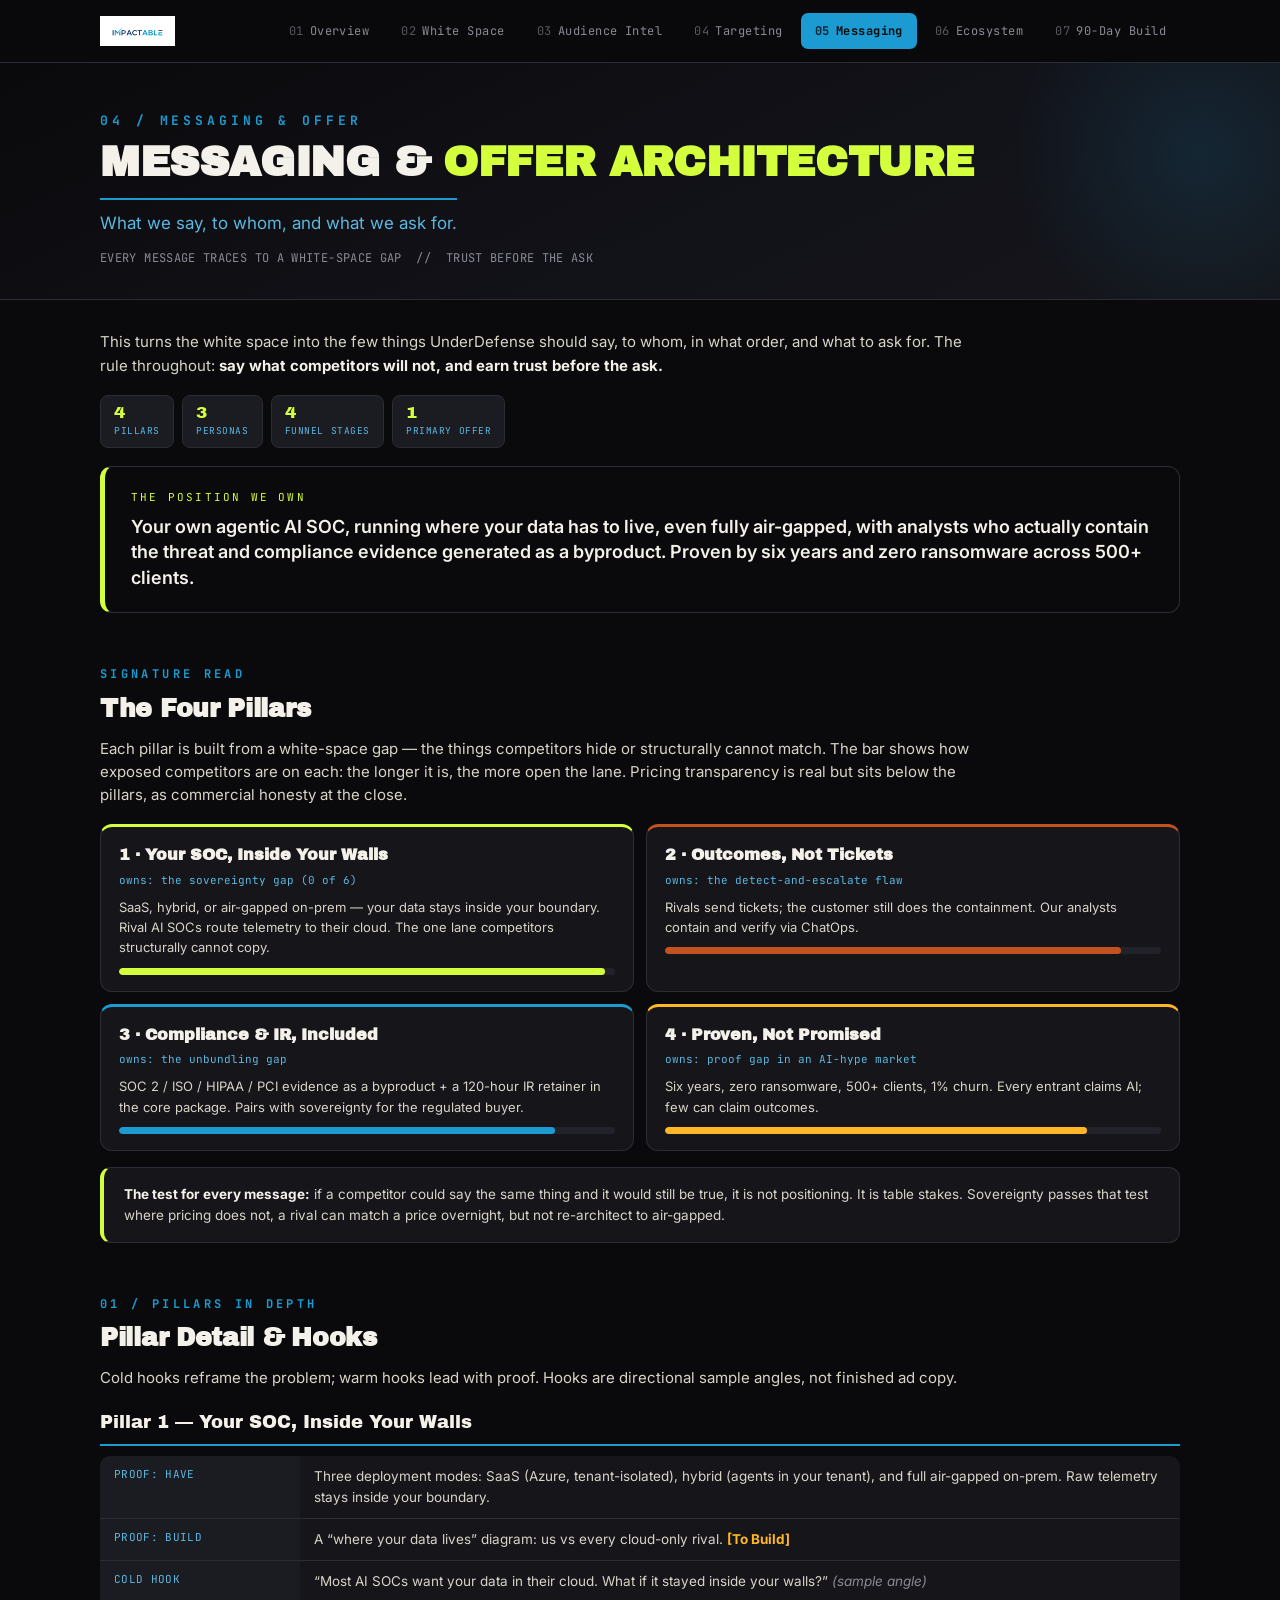
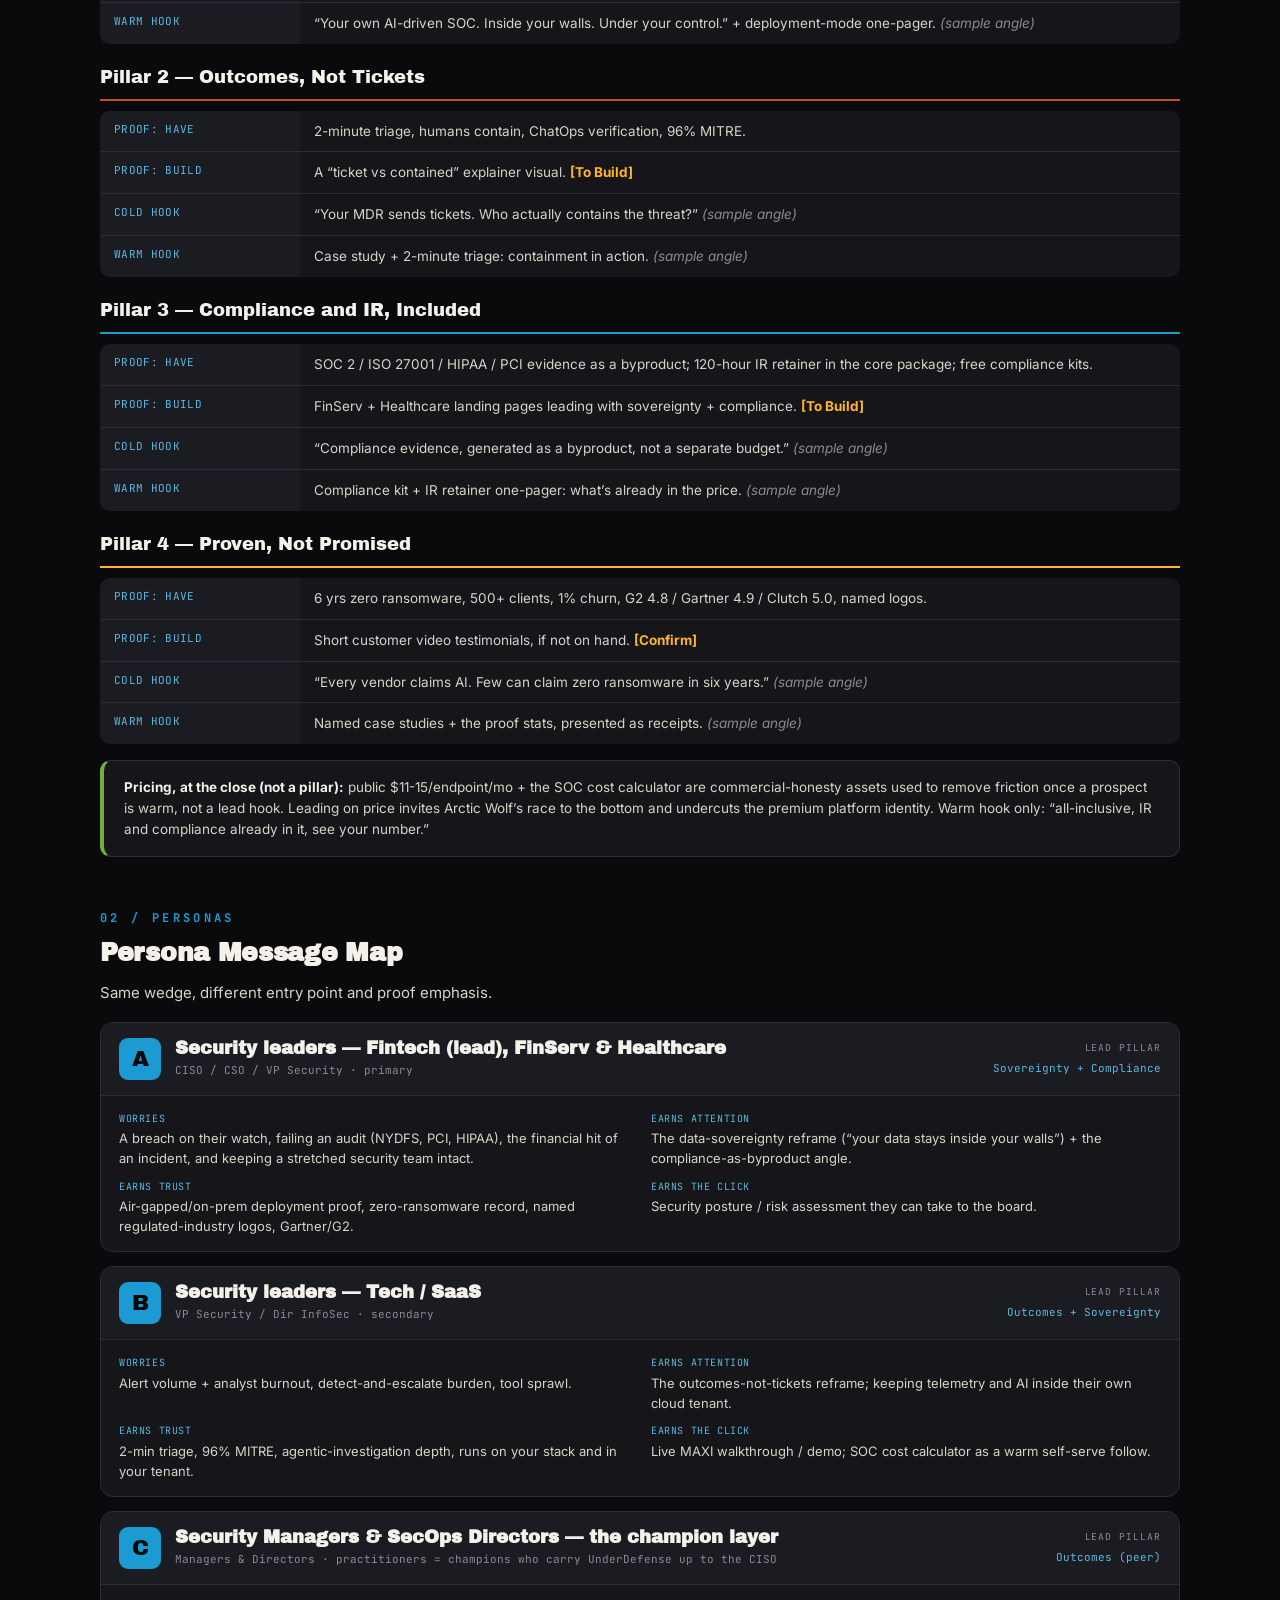
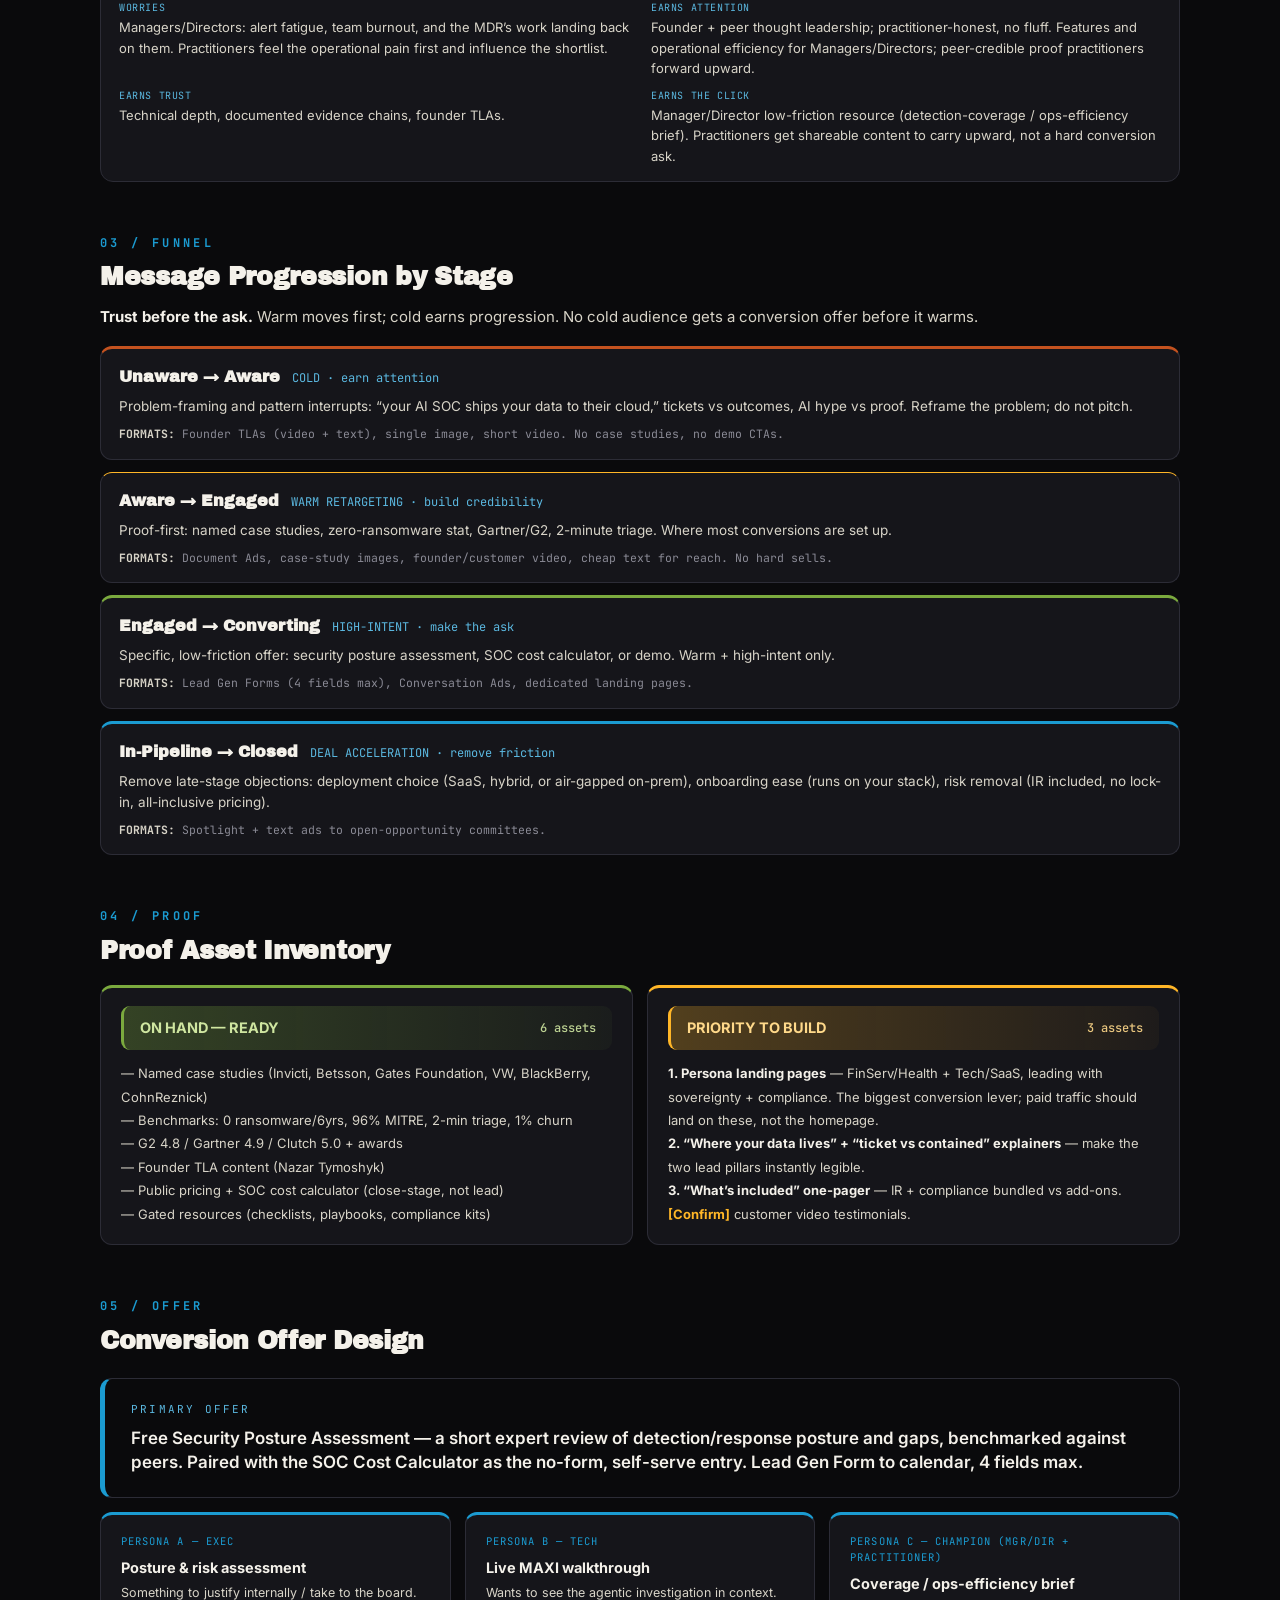
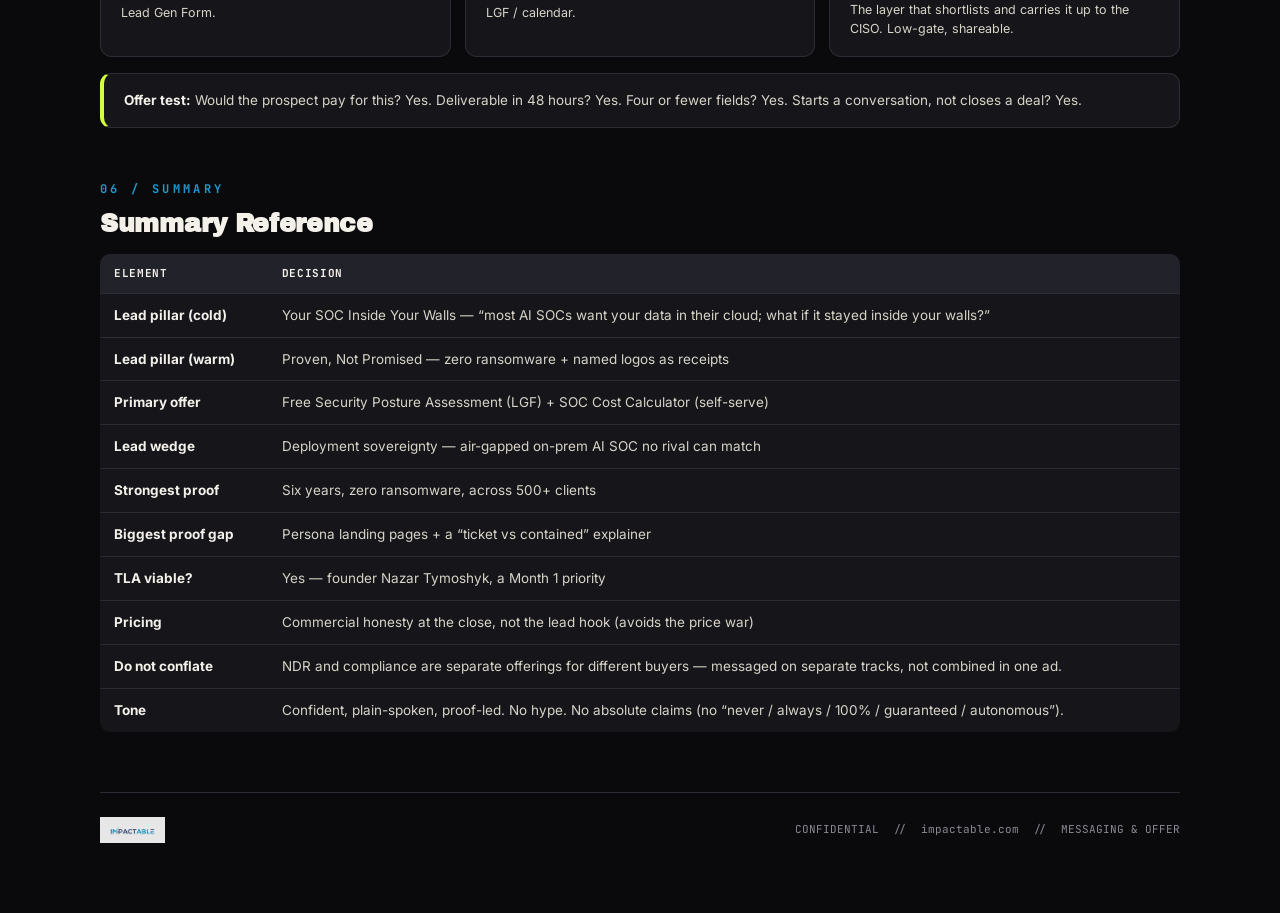
<file: messaging.html>
<!DOCTYPE html><html lang="en"><head>
<meta charset="utf-8"><meta name="viewport" content="width=device-width,initial-scale=1"><meta name="robots" content="noindex,nofollow">
<title>Messaging & Offer — UnderDefense Intelligence Room</title>
<link rel="preconnect" href="https://fonts.googleapis.com"><link rel="preconnect" href="https://fonts.gstatic.com" crossorigin>
<link href="https://fonts.googleapis.com/css2?family=Archivo+Black&family=Inter:wght@400;500;600;700;800;900&family=JetBrains+Mono:wght@400;500;700&display=swap" rel="stylesheet">
<style>
/* ============================================================
   UNDERDEFENSE INTELLIGENCE ROOM — Shared Design System
   Impactable Brand Bible v2
   Linked by every page. Edit tokens here; all pages update.
   ============================================================ */
:root{
  --asphalt:#0A0A0C; --concrete:#15151A; --court:#22222A; --court2:#1B1B22;
  --border:#2C2C36; --border2:#393943;
  --blue:#1B9BD1; --blue-soft:#5BB8E0;
  --canopy:#D4FF3D; --moss:#7BAA3E; --rust:#8B3A1A; --terra:#C4521F; --clay:#FFB627;
  --bone:#F4F1EA; --chalk:#D8D4C8; --muted:#8A8A95;
  --li:#0A66C2; --gold:#D4A843;
  --maxw:1140px;
}
*{box-sizing:border-box;margin:0;padding:0}
html{scroll-behavior:smooth}
body{background:var(--asphalt);color:var(--bone);font-family:'Inter',system-ui,sans-serif;line-height:1.55;-webkit-font-smoothing:antialiased}
a{color:inherit;text-decoration:none}
.wrap{max-width:var(--maxw);margin:0 auto;padding:0 30px}
.mono{font-family:'JetBrains Mono',monospace}

/* ---------- top tab nav (shared) ---------- */
.nav{position:sticky;top:0;z-index:50;background:rgba(10,10,12,.86);backdrop-filter:blur(12px);border-bottom:1px solid var(--border)}
.nav .row{display:flex;align-items:center;gap:24px;height:62px;max-width:var(--maxw);margin:0 auto;padding:0 30px}
.brandmark{width:128px;height:30px;background-image:url('[data-uri]');background-size:contain;background-repeat:no-repeat;background-position:left center;flex:0 0 auto}
.tabs{display:flex;gap:4px;margin-left:auto;overflow-x:auto;scrollbar-width:none}
.tabs::-webkit-scrollbar{display:none}
.tab{font-family:'JetBrains Mono',monospace;font-size:12px;letter-spacing:.04em;color:var(--muted);padding:8px 13px;border-radius:7px;white-space:nowrap;border:1px solid transparent;transition:.15s}
.tab:hover{color:var(--bone);background:var(--concrete)}
.tab.active{color:var(--asphalt);background:var(--blue);font-weight:700}
.tab .n{opacity:.6;margin-right:6px}
.tab.active .n{opacity:.8}

/* ---------- section scaffolding ---------- */
.seckick{font-family:'JetBrains Mono',monospace;font-size:12px;letter-spacing:.28em;color:var(--blue);font-weight:700;text-transform:uppercase;margin-top:52px}
h2.sec{font-family:'Archivo Black',sans-serif;font-size:25px;margin:6px 0 8px;letter-spacing:-.3px}
.lead{color:var(--chalk);font-size:15px;max-width:880px;margin:6px 0 18px}
.lead b{color:var(--bone)}

/* ---------- hero ---------- */
.hero{background:linear-gradient(155deg,#0A0A0C 0%,#101019 55%,#15151A 100%);border-bottom:1px solid var(--border);padding:54px 0 46px;position:relative;overflow:hidden}
.hero::after{content:"";position:absolute;right:-150px;top:-130px;width:480px;height:480px;background:radial-gradient(circle,rgba(27,155,209,.16),transparent 65%)}
.hk{font-family:'JetBrains Mono',monospace;font-size:13px;letter-spacing:.3em;color:var(--blue);font-weight:700}
.htitle{font-family:'Archivo Black',sans-serif;font-size:52px;line-height:1.02;margin:12px 0 4px}
.htitle .c{color:var(--canopy)}
.hsub{font-size:19px;color:var(--blue-soft);margin-top:12px;border-top:2px solid var(--blue);padding-top:12px;display:inline-block}
.hmeta{font-family:'JetBrains Mono',monospace;font-size:12.5px;color:var(--muted);margin-top:16px;letter-spacing:.04em}

/* ---------- generic cards ---------- */
.grid{display:flex;flex-wrap:wrap;gap:14px}
.g2>*{flex:1 1 calc(50% - 7px)}.g3>*{flex:1 1 calc(33.333% - 10px)}.g4>*{flex:1 1 calc(25% - 11px)}
.card{background:var(--concrete);border:1px solid var(--border);border-radius:12px;padding:18px 20px}
.card.acc-blue{border-top:3px solid var(--blue)}.card.acc-canopy{border-top:3px solid var(--canopy)}
.card.acc-moss{border-top:3px solid var(--moss)}.card.acc-terra{border-top:3px solid var(--terra)}.card.acc-clay{border-top:3px solid var(--clay)}

/* ---------- callouts ---------- */
.callout{background:var(--asphalt);border:1px solid var(--border);border-left:5px solid var(--canopy);border-radius:12px;padding:22px 26px;margin-top:18px}
.callout .l{font-family:'JetBrains Mono',monospace;font-size:11px;letter-spacing:.2em;color:var(--canopy);text-transform:uppercase;margin-bottom:8px}
.callout p{font-size:18px;font-weight:600;color:var(--bone);line-height:1.42}
.note{background:var(--concrete);border:1px solid var(--border);border-left:4px solid var(--blue);border-radius:11px;padding:16px 20px;margin-top:16px;font-size:13.5px;color:var(--chalk)}
.note b{color:var(--bone)}

/* ---------- pills / badges ---------- */
.pill{font-family:'JetBrains Mono',monospace;font-size:10.5px;font-weight:700;padding:3px 9px;border-radius:5px;text-transform:uppercase}
.p-moss{background:var(--moss);color:#fff}.p-rust{background:var(--rust);color:#fff}.p-clay{background:var(--clay);color:var(--asphalt)}
.p-blue{background:var(--blue);color:#fff}.p-canopy{background:var(--canopy);color:var(--asphalt)}.p-gray{background:var(--court);color:var(--muted);border:1px solid var(--border2)}

/* ---------- tables ---------- */
table.grid-t{width:100%;border-collapse:collapse;margin-top:10px;font-size:13.5px;background:var(--concrete);border-radius:10px;overflow:hidden}
table.grid-t th{background:var(--court);color:var(--bone);font-family:'JetBrains Mono',monospace;font-size:11px;letter-spacing:.06em;text-transform:uppercase;text-align:left;padding:11px 14px;font-weight:700}
table.grid-t td{padding:11px 14px;border-top:1px solid var(--border);color:var(--chalk);vertical-align:top}
table.grid-t td b{color:var(--bone)}

/* ---------- story arc ---------- */
.arc{display:flex;align-items:stretch;gap:0;margin-top:18px;flex-wrap:wrap}
.arcstep{flex:1;min-width:150px;background:var(--concrete);border:1px solid var(--border);border-radius:11px;padding:15px;position:relative}
.arcstep .num{font-family:'JetBrains Mono',monospace;font-size:11px;color:var(--blue);font-weight:700}
.arcstep h4{font-size:14.5px;margin:6px 0 4px;color:var(--bone)}
.arcstep p{font-size:12.5px;color:var(--muted)}
.arcarrow{display:flex;align-items:center;color:var(--blue);font-size:20px;padding:0 4px}

/* ---------- module directory cards ---------- */
.mod{display:block;background:var(--concrete);border:1px solid var(--border);border-radius:13px;padding:20px 22px;transition:.16s;position:relative;overflow:hidden}
.mod:hover{border-color:var(--blue);transform:translateY(-2px)}
.mod .tagn{font-family:'JetBrains Mono',monospace;font-size:11px;color:var(--blue);letter-spacing:.12em}
.mod h3{font-family:'Archivo Black',sans-serif;font-size:19px;margin:7px 0 8px;color:var(--bone)}
.mod p{font-size:13.5px;color:var(--chalk);margin-bottom:14px}
.mod .open{font-family:'JetBrains Mono',monospace;font-size:12px;color:var(--canopy);font-weight:700}
.mod .open::after{content:" →"}

/* ---------- key numbers band ---------- */
.band{display:flex;flex-wrap:wrap;gap:14px;margin-top:18px}.band>*{flex:1 1 calc(25% - 11px)}
.stat{background:var(--court2);border:1px solid var(--border);border-radius:11px;padding:16px;text-align:center}
.stat .v{font-family:'Archivo Black',sans-serif;font-size:26px;color:var(--canopy);line-height:1}
.stat .k{font-family:'JetBrains Mono',monospace;font-size:10.5px;color:var(--blue-soft);text-transform:uppercase;letter-spacing:.08em;margin-top:8px}

/* ---------- budget bar ---------- */
.bbar{display:flex;height:50px;border-radius:9px;overflow:hidden;border:1px solid var(--border);margin-top:14px;font-family:'JetBrains Mono',monospace;font-weight:700}
.bbar div{display:flex;flex-direction:column;align-items:center;justify-content:center;font-size:12.5px;color:#fff;line-height:1.3}
.bbar div span{font-size:10.5px;font-weight:500;opacity:.85}
.b-li{background:var(--li);flex:45}.b-g{background:var(--gold);color:#1a1a1a !important;flex:50}.b-r{background:var(--court);flex:5}

/* ---------- footer ---------- */
.foot{margin-top:60px;border-top:1px solid var(--border);padding:24px 0 70px;display:flex;justify-content:space-between;align-items:center;flex-wrap:wrap;gap:14px}
.foot .fm{width:110px;height:26px;background-image:url('[data-uri]');background-size:contain;background-repeat:no-repeat;opacity:.9}
.foot .ft{font-family:'JetBrains Mono',monospace;font-size:11px;color:var(--muted)}

@media(max-width:820px){
  .g2>*,.g3>*,.g4>*,.band>*{flex:1 1 100%}
  .htitle{font-size:36px}
  .nav .row{gap:12px}.brandmark{width:104px}
  .arcarrow{transform:rotate(90deg)}
}

/* ============================================================
   REPORT-PAGE COMPONENTS (shared by tabs 02-06)
   ============================================================ */
/* compact report hero */
.rhero{padding:48px 0 32px;border-bottom:1px solid var(--border);background:linear-gradient(155deg,#0A0A0C 0%,#121219 60%,#15151A 100%);position:relative;overflow:hidden}
.rhero::after{content:"";position:absolute;right:-130px;top:-120px;width:420px;height:420px;background:radial-gradient(circle,rgba(27,155,209,.14),transparent 65%)}
.rhero h1{font-family:'Archivo Black',sans-serif;font-size:42px;line-height:1.03;margin:10px 0 4px;letter-spacing:-.4px}
.rhero h1 .c{color:var(--canopy)}
.rhero .rsub{font-size:17px;color:var(--blue-soft);margin-top:10px;border-top:2px solid var(--blue);padding-top:10px;display:inline-block}
.rhero .rmeta{font-family:'JetBrains Mono',monospace;font-size:12px;color:var(--muted);margin-top:12px;letter-spacing:.03em}

/* field / detail table */
.fd{width:100%;border-collapse:collapse;margin-top:10px;background:var(--concrete);border-radius:10px;overflow:hidden;font-size:13.5px}
.fd td{border-top:1px solid var(--border);padding:10px 14px;vertical-align:top}
.fd tr:first-child td{border-top:none}
.fd td.k{font-family:'JetBrains Mono',monospace;font-size:11px;color:var(--blue-soft);text-transform:uppercase;width:200px;letter-spacing:.03em;background:var(--court2)}
.fd td.v{color:var(--chalk)} .fd td.v b{color:var(--bone)}

/* competitor card */
.compcard{background:var(--concrete);border:1px solid var(--border);border-radius:12px;overflow:hidden;margin-bottom:14px}
.compcard .ch{display:flex;justify-content:space-between;align-items:baseline;gap:12px;padding:14px 18px;border-bottom:2px solid var(--blue);background:var(--court2)}
.compcard .ch h3{font-family:'Archivo Black',sans-serif;font-size:18px}
.compcard .ch .cmeta{font-family:'JetBrains Mono',monospace;font-size:11px;color:var(--muted);text-align:right}

/* pillar block */
.pillar{margin-top:20px}
.pillar .ph{font-family:'Archivo Black',sans-serif;font-size:18px;padding-bottom:7px;border-bottom:2px solid var(--blue);margin-bottom:6px}
.pillar.acc-terra .ph{border-color:var(--terra)} .pillar.acc-moss .ph{border-color:var(--moss)}
.pillar.acc-blue .ph{border-color:var(--blue)} .pillar.acc-clay .ph{border-color:var(--clay)}
.sample{color:var(--muted);font-style:italic}

/* funnel stage block */
.stage{border:1px solid var(--border);border-radius:12px;padding:16px 18px;margin-top:12px;background:var(--concrete)}
.stage.s-tof{border-top:3px solid var(--terra)} .stage.s-mof{border-top:3px solid var(--clay)}
.stage.s-bof{border-top:3px solid var(--moss)} .stage.s-accel{border-top:3px solid var(--blue)}
.stage .sh{display:flex;align-items:baseline;gap:12px;margin-bottom:6px;flex-wrap:wrap}
.stage .sh h4{font-family:'Archivo Black',sans-serif;font-size:16px}
.stage .sh .goal{font-family:'JetBrains Mono',monospace;font-size:12px;color:var(--blue-soft)}
.stage p{font-size:13.5px;color:var(--chalk)}
.stage .fmt{font-family:'JetBrains Mono',monospace;font-size:11.5px;color:var(--muted);margin-top:8px}
.stage .fmt b{color:var(--chalk)}

/* tier label + warm pool block (targeting-style, shared) */
.tierlabel{font-family:'JetBrains Mono',monospace;font-size:12.5px;letter-spacing:.16em;text-transform:uppercase;font-weight:700;margin:24px 0 10px;display:flex;align-items:center;gap:10px}
.tierlabel .dot{width:10px;height:10px;border-radius:2px}

/* own/gap/lever columns (ecosystem) */
.ogl{display:flex;flex-wrap:wrap;gap:14px;margin-top:14px}.ogl>.col{flex:1 1 calc(33.333% - 10px)}
.ogl .col{border:1px solid var(--border);border-radius:12px;padding:16px 18px;background:var(--concrete)}
.ogl .col h4{font-family:'Archivo Black',sans-serif;font-size:15px;margin-bottom:10px;display:flex;align-items:center;gap:8px}
.ogl .own h4{color:var(--canopy)} .ogl .gap h4{color:var(--clay)} .ogl .lever h4{color:var(--blue-soft)}
.ogl ul{list-style:none} .ogl li{font-size:13px;color:var(--chalk);padding-left:15px;position:relative;margin-bottom:8px;line-height:1.45}
.ogl li::before{content:"";position:absolute;left:0;top:7px;width:6px;height:6px;border-radius:50%}
.ogl .own li::before{background:var(--canopy)} .ogl .gap li::before{background:var(--clay)} .ogl .lever li::before{background:var(--blue)}
@media(max-width:820px){.ogl>.col{flex:1 1 100%}}

/* ============================================================
   RICH COMPONENTS v2 — shared device family for rebuilt pages
   (banners, scorecards, bars, framework blocks, matrices)
   ============================================================ */
/* channel/section banner (from 90-day build, generalized) */
.xbanner{display:flex;align-items:center;gap:11px;padding:11px 16px;border-radius:9px;margin:18px 0 12px;font-weight:700;font-size:14.5px}
.xbanner .br{margin-left:auto;font-family:'JetBrains Mono',monospace;font-size:12px;font-weight:500;opacity:.9}
.xb-blue{background:linear-gradient(90deg,rgba(27,155,209,.30),rgba(27,155,209,.05));border-left:3px solid var(--blue);color:#bfe6f7}
.xb-canopy{background:linear-gradient(90deg,rgba(212,255,61,.22),rgba(212,255,61,.03));border-left:3px solid var(--canopy);color:#e6ffa0}
.xb-terra{background:linear-gradient(90deg,rgba(196,82,31,.28),rgba(196,82,31,.05));border-left:3px solid var(--terra);color:#f0b49a}
.xb-clay{background:linear-gradient(90deg,rgba(255,182,39,.26),rgba(255,182,39,.04));border-left:3px solid var(--clay);color:#ffd98a}
.xb-moss{background:linear-gradient(90deg,rgba(123,170,62,.30),rgba(123,170,62,.05));border-left:3px solid var(--moss);color:#cfe6a0}

/* scorecard (competitor / persona signature card) */
.score{background:var(--concrete);border:1px solid var(--border);border-radius:13px;overflow:hidden;margin-bottom:14px}
.score .sc-h{display:flex;align-items:center;gap:14px;padding:15px 18px;background:var(--court2);border-bottom:1px solid var(--border)}
.score .sc-rank{font-family:'Archivo Black',sans-serif;font-size:22px;color:var(--asphalt);background:var(--blue);width:42px;height:42px;border-radius:9px;display:flex;align-items:center;justify-content:center;flex:0 0 auto}
.score .sc-t{flex:1}
.score .sc-t h3{font-family:'Archivo Black',sans-serif;font-size:18px;line-height:1.1}
.score .sc-t .sub{font-family:'JetBrains Mono',monospace;font-size:11px;color:var(--muted);margin-top:3px}
.score .sc-meter{flex:0 0 auto;text-align:right}
.score .sc-meter .lab{font-family:'JetBrains Mono',monospace;font-size:9.5px;color:var(--muted);text-transform:uppercase;letter-spacing:.1em}
.score .sc-body{padding:15px 18px;display:flex;flex-wrap:wrap;gap:10px 22px}.score .sc-row{flex:1 1 calc(50% - 11px)}
.score .sc-row{font-size:13px}
.score .sc-row .k{font-family:'JetBrains Mono',monospace;font-size:10px;color:var(--blue-soft);text-transform:uppercase;letter-spacing:.06em;display:block;margin-bottom:2px}
.score .sc-row .v{color:var(--chalk)}
.score .sc-take{padding:12px 18px;background:rgba(27,155,209,.06);border-top:1px solid var(--border);font-size:13px;color:var(--chalk)}
.score .sc-take b{color:var(--bone)}
@media(max-width:820px){.score .sc-row{flex:1 1 100%}}

/* horizontal meter bar (saturation, intensity) */
.meter{height:7px;border-radius:4px;background:var(--court);overflow:hidden;margin-top:6px;width:120px}
.meter > i{display:block;height:100%;border-radius:4px}
.bar-row{display:flex;align-items:center;gap:14px;padding:9px 0;border-bottom:1px solid var(--border)}.bar-row .bl{flex:0 0 220px}.bar-row .bt{flex:1}.bar-row .bv{flex:0 0 74px}
.bar-row .bl{font-size:13.5px;color:var(--bone);font-weight:600}
.bar-row .bt{height:22px;border-radius:5px;background:var(--court);overflow:hidden;position:relative}
.bar-row .bt > i{display:block;height:100%;border-radius:5px}
.bar-row .bv{font-family:'JetBrains Mono',monospace;font-size:12px;text-align:right;color:var(--chalk)}

/* two-axis positioning map */
.posmap{position:relative;background:var(--concrete);border:1px solid var(--border);border-radius:13px;height:420px;margin-top:14px;overflow:hidden}
.posmap .axis{position:absolute;background:var(--border2)}
.posmap .axl{position:absolute;font-family:'JetBrains Mono',monospace;font-size:10px;color:var(--muted);text-transform:uppercase;letter-spacing:.1em}
.posmap .dot{position:absolute;transform:translate(-50%,-50%);text-align:center}
.posmap .dot .pt{width:13px;height:13px;border-radius:50%;margin:0 auto 4px;border:2px solid var(--asphalt);box-shadow:0 0 0 1px rgba(255,255,255,.15)}
.posmap .dot .nm{font-size:11px;color:var(--bone);font-weight:600;white-space:nowrap}
.posmap .zone{position:absolute;border:1.5px dashed var(--canopy);border-radius:12px;background:rgba(212,255,61,.06)}
.posmap .zlab{position:absolute;font-family:'JetBrains Mono',monospace;font-size:10px;color:var(--canopy);font-weight:700;letter-spacing:.08em}

/* numbered framework steps (ladder/flow) */
.ladder{display:flex;flex-direction:column;gap:10px;margin-top:14px}
.rung{display:flex;gap:14px;align-items:stretch;background:var(--concrete);border:1px solid var(--border);border-radius:12px;overflow:hidden}
.rung .rn{flex:0 0 64px;display:flex;align-items:center;justify-content:center;font-family:'Archivo Black',sans-serif;font-size:26px;color:var(--asphalt)}
.rung .rc{padding:14px 16px;flex:1}
.rung .rc h4{font-size:15.5px;color:var(--bone);margin-bottom:3px}
.rung .rc p{font-size:13px;color:var(--chalk)}
.rung .rc .rmeta{font-family:'JetBrains Mono',monospace;font-size:11px;color:var(--muted);margin-top:6px}
.rung.r-canopy .rn{background:var(--canopy)} .rung.r-blue .rn{background:var(--blue)} .rung.r-terra .rn{background:var(--terra);color:#fff} .rung.r-moss .rn{background:var(--moss);color:#fff} .rung.r-clay .rn{background:var(--clay)}

/* mini stat inline chips */
.chips{display:flex;flex-wrap:wrap;gap:8px;margin-top:10px}
.chip{background:var(--court2);border:1px solid var(--border);border-radius:8px;padding:8px 13px}
.chip .cv{font-family:'Archivo Black',sans-serif;font-size:17px;color:var(--canopy);line-height:1}
.chip .ck{font-family:'JetBrains Mono',monospace;font-size:9.5px;color:var(--blue-soft);text-transform:uppercase;letter-spacing:.06em;margin-top:3px}

/* funnel pillar/quadrant grid */
.quad{display:flex;flex-wrap:wrap;gap:12px;margin-top:14px}.quad>*{flex:1 1 calc(50% - 6px)}
.qcell{border:1px solid var(--border);border-radius:12px;padding:16px 18px;background:var(--concrete);border-top:3px solid var(--blue)}
.qcell.q-terra{border-top-color:var(--terra)} .qcell.q-moss{border-top-color:var(--moss)} .qcell.q-clay{border-top-color:var(--clay)} .qcell.q-canopy{border-top-color:var(--canopy)}
.qcell h4{font-family:'Archivo Black',sans-serif;font-size:16px;margin-bottom:4px}
.qcell .qsub{font-family:'JetBrains Mono',monospace;font-size:11px;color:var(--blue-soft);margin-bottom:8px}
.qcell p{font-size:13px;color:var(--chalk)}
@media(max-width:820px){.quad>*{flex:1 1 100%} .bar-row .bl{flex:0 0 120px} .bar-row .bv{flex:0 0 50px}}

/* ecosystem system-loop visual */
.loop{display:flex;align-items:stretch;gap:0;margin-top:14px;flex-wrap:wrap}
.lnode{flex:1;min-width:150px;background:var(--concrete);border:1px solid var(--border);border-radius:11px;padding:13px 14px;text-align:center;position:relative}
.lnode .lk{font-family:'JetBrains Mono',monospace;font-size:9.5px;letter-spacing:.08em;text-transform:uppercase;margin-bottom:5px}
.lnode h4{font-size:13.5px;color:var(--bone);line-height:1.2}
.lnode p{font-size:11px;color:var(--muted);margin-top:4px}
.lnode.own{border-top:3px solid var(--canopy)} .lnode.own .lk{color:var(--canopy)}
.lnode.play{border-top:3px solid var(--blue)} .lnode.play .lk{color:var(--blue-soft)}
.lnode.gap{border-top:3px solid var(--rust)} .lnode.gap .lk{color:#c0654a}
.larr{display:flex;align-items:center;color:var(--blue);font-size:19px;padding:0 5px}
.broken{margin-top:12px;border:1.5px dashed var(--rust);border-radius:10px;padding:11px 16px;background:rgba(139,58,26,.1);font-size:13px;color:#e0a48c;display:flex;align-items:center;gap:10px}
.broken b{color:#e8765a}
@media(max-width:820px){.larr{transform:rotate(90deg)} .lnode{min-width:0}}


/* maturity mountain (overview signature) */
.mountain{display:flex;align-items:flex-end;gap:10px;margin-top:18px;min-height:250px}
.mstage{flex:1;display:flex;flex-direction:column;justify-content:flex-end}
.mbar{border-radius:10px 10px 0 0;padding:14px 10px 12px;border:1px solid var(--border);border-bottom:none;min-height:70px;display:flex;flex-direction:column;justify-content:flex-start}
.mbar .ms{font-family:'JetBrains Mono',monospace;font-size:10px;letter-spacing:.06em;opacity:.85;margin-bottom:4px}
.mbar .mt{font-family:'Archivo Black',sans-serif;font-size:15px;line-height:1.05}
.mbar .md{font-size:11px;margin-top:6px;line-height:1.35}
.m-done{background:linear-gradient(180deg,rgba(123,170,62,.34),rgba(123,170,62,.12));border-color:var(--moss)}
.m-done .ms{color:var(--moss)} .m-done .mt{color:var(--bone)} .m-done .md{color:var(--chalk)}
.m-here{background:linear-gradient(180deg,rgba(27,155,209,.4),rgba(212,255,61,.12));border:2px solid var(--canopy)}
.m-here .ms{color:var(--canopy)} .m-here .mt{color:#fff} .m-here .md{color:var(--bone)}
.m-next{background:linear-gradient(180deg,rgba(255,182,39,.26),rgba(255,182,39,.06));border-color:var(--clay)}
.m-next .ms{color:var(--clay)} .m-next .mt{color:var(--bone)} .m-next .md{color:var(--chalk)}
.m-future{background:var(--court2)}
.m-future .ms{color:var(--muted)} .m-future .mt{color:var(--muted)} .m-future .md{color:var(--muted)}
.mbase{display:flex;gap:10px;margin-top:6px}
.mbase div{flex:1;text-align:center;font-family:'JetBrains Mono',monospace;font-size:10px;color:var(--muted)}
@media(max-width:820px){.mountain{min-height:0;flex-direction:column}.mstage{width:100%}.mbar{min-height:0}}

</style>
</head><body>
<nav class="nav"><div class="row">
  <a class="brandmark" href="index.html" aria-label="Impactable"></a>
  <div class="tabs">
    <a class="tab" href="index.html"><span class="n">01</span>Overview</a>
    <a class="tab" href="white-space.html"><span class="n">02</span>White Space</a>
    <a class="tab" href="audience-intel.html"><span class="n">03</span>Audience Intel</a>
    <a class="tab" href="targeting.html"><span class="n">04</span>Targeting</a>
    <a class="tab active" href="messaging.html"><span class="n">05</span>Messaging</a>
    <a class="tab" href="ecosystem.html"><span class="n">06</span>Ecosystem</a>
    <a class="tab" href="campaign-build.html"><span class="n">07</span>90-Day Build</a>
  </div>
</div></nav>

<div class="rhero"><div class="wrap">
  <div class="hk">04 / MESSAGING &amp; OFFER</div>
  <h1>MESSAGING &amp; <span class="c">OFFER ARCHITECTURE</span></h1>
  <div class="rsub">What we say, to whom, and what we ask for.</div>
  <div class="rmeta">EVERY MESSAGE TRACES TO A WHITE-SPACE GAP &nbsp;//&nbsp; TRUST BEFORE THE ASK</div>
</div></div>

<div class="wrap">
  <p class="lead" style="margin-top:30px">This turns the white space into the few things UnderDefense should say, to whom, in what order, and what to ask for. The rule throughout: <b>say what competitors will not, and earn trust before the ask.</b></p>
  <div class="chips">
    <div class="chip"><div class="cv">4</div><div class="ck">Pillars</div></div>
    <div class="chip"><div class="cv">3</div><div class="ck">Personas</div></div>
    <div class="chip"><div class="cv">4</div><div class="ck">Funnel stages</div></div>
    <div class="chip"><div class="cv">1</div><div class="ck">Primary offer</div></div>
  </div>

  <div class="callout"><div class="l">The position we own</div>
    <p>Your own agentic AI SOC, running where your data has to live, even fully air-gapped, with analysts who actually contain the threat and compliance evidence generated as a byproduct. Proven by six years and zero ransomware across 500+ clients.</p></div>

  <!-- SIGNATURE: FOUR PILLARS -->
  <div class="seckick">Signature read</div>
  <h2 class="sec">The Four Pillars</h2>
  <p class="lead">Each pillar is built from a white-space gap &mdash; the things competitors hide or structurally cannot match. The bar shows how exposed competitors are on each: the longer it is, the more open the lane. Pricing transparency is real but sits below the pillars, as commercial honesty at the close.</p>
  <div class="quad">
    <div class="qcell q-canopy"><h4>1 &middot; Your SOC, Inside Your Walls</h4><div class="qsub">owns: the sovereignty gap (0 of 6)</div><p>SaaS, hybrid, or air-gapped on-prem &mdash; your data stays inside your boundary. Rival AI SOCs route telemetry to their cloud. The one lane competitors structurally cannot copy.</p><div class="meter" style="width:100%;margin-top:10px"><i style="width:98%;background:var(--canopy)"></i></div></div>
    <div class="qcell q-terra"><h4>2 &middot; Outcomes, Not Tickets</h4><div class="qsub">owns: the detect-and-escalate flaw</div><p>Rivals send tickets; the customer still does the containment. Our analysts contain and verify via ChatOps.</p><div class="meter" style="width:100%;margin-top:10px"><i style="width:92%;background:var(--terra)"></i></div></div>
    <div class="qcell q-blue"><h4>3 &middot; Compliance &amp; IR, Included</h4><div class="qsub">owns: the unbundling gap</div><p>SOC 2 / ISO / HIPAA / PCI evidence as a byproduct + a 120-hour IR retainer in the core package. Pairs with sovereignty for the regulated buyer.</p><div class="meter" style="width:100%;margin-top:10px"><i style="width:88%;background:var(--blue)"></i></div></div>
    <div class="qcell q-clay"><h4>4 &middot; Proven, Not Promised</h4><div class="qsub">owns: proof gap in an AI-hype market</div><p>Six years, zero ransomware, 500+ clients, 1% churn. Every entrant claims AI; few can claim outcomes.</p><div class="meter" style="width:100%;margin-top:10px"><i style="width:85%;background:var(--clay)"></i></div></div>
  </div>
  <div class="note" style="border-left-color:var(--canopy)"><b>The test for every message:</b> if a competitor could say the same thing and it would still be true, it is not positioning. It is table stakes. Sovereignty passes that test where pricing does not, a rival can match a price overnight, but not re-architect to air-gapped.</div>

  <!-- PILLAR DETAIL -->
  <div class="seckick">01 / Pillars in depth</div>
  <h2 class="sec">Pillar Detail &amp; Hooks</h2>
  <p class="lead">Cold hooks reframe the problem; warm hooks lead with proof. Hooks are directional sample angles, not finished ad copy.</p>

  <div class="pillar acc-canopy"><div class="ph">Pillar 1 &mdash; Your SOC, Inside Your Walls</div>
    <table class="fd">
      <tr><td class="k">Proof: have</td><td class="v">Three deployment modes: SaaS (Azure, tenant-isolated), hybrid (agents in your tenant), and full air-gapped on-prem. Raw telemetry stays inside your boundary.</td></tr>
      <tr><td class="k">Proof: build</td><td class="v">A &ldquo;where your data lives&rdquo; diagram: us vs every cloud-only rival. <b style="color:var(--clay)">[To Build]</b></td></tr>
      <tr><td class="k">Cold hook</td><td class="v">&ldquo;Most AI SOCs want your data in their cloud. What if it stayed inside your walls?&rdquo; <span class="sample">(sample angle)</span></td></tr>
      <tr><td class="k">Warm hook</td><td class="v">&ldquo;Your own AI-driven SOC. Inside your walls. Under your control.&rdquo; + deployment-mode one-pager. <span class="sample">(sample angle)</span></td></tr>
    </table></div>
  <div class="pillar acc-terra"><div class="ph">Pillar 2 &mdash; Outcomes, Not Tickets</div>
    <table class="fd">
      <tr><td class="k">Proof: have</td><td class="v">2-minute triage, humans contain, ChatOps verification, 96% MITRE.</td></tr>
      <tr><td class="k">Proof: build</td><td class="v">A &ldquo;ticket vs contained&rdquo; explainer visual. <b style="color:var(--clay)">[To Build]</b></td></tr>
      <tr><td class="k">Cold hook</td><td class="v">&ldquo;Your MDR sends tickets. Who actually contains the threat?&rdquo; <span class="sample">(sample angle)</span></td></tr>
      <tr><td class="k">Warm hook</td><td class="v">Case study + 2-minute triage: containment in action. <span class="sample">(sample angle)</span></td></tr>
    </table></div>
  <div class="pillar acc-blue"><div class="ph">Pillar 3 &mdash; Compliance and IR, Included</div>
    <table class="fd">
      <tr><td class="k">Proof: have</td><td class="v">SOC 2 / ISO 27001 / HIPAA / PCI evidence as a byproduct; 120-hour IR retainer in the core package; free compliance kits.</td></tr>
      <tr><td class="k">Proof: build</td><td class="v">FinServ + Healthcare landing pages leading with sovereignty + compliance. <b style="color:var(--clay)">[To Build]</b></td></tr>
      <tr><td class="k">Cold hook</td><td class="v">&ldquo;Compliance evidence, generated as a byproduct, not a separate budget.&rdquo; <span class="sample">(sample angle)</span></td></tr>
      <tr><td class="k">Warm hook</td><td class="v">Compliance kit + IR retainer one-pager: what&rsquo;s already in the price. <span class="sample">(sample angle)</span></td></tr>
    </table></div>
  <div class="pillar acc-clay"><div class="ph">Pillar 4 &mdash; Proven, Not Promised</div>
    <table class="fd">
      <tr><td class="k">Proof: have</td><td class="v">6 yrs zero ransomware, 500+ clients, 1% churn, G2 4.8 / Gartner 4.9 / Clutch 5.0, named logos.</td></tr>
      <tr><td class="k">Proof: build</td><td class="v">Short customer video testimonials, if not on hand. <b style="color:var(--clay)">[Confirm]</b></td></tr>
      <tr><td class="k">Cold hook</td><td class="v">&ldquo;Every vendor claims AI. Few can claim zero ransomware in six years.&rdquo; <span class="sample">(sample angle)</span></td></tr>
      <tr><td class="k">Warm hook</td><td class="v">Named case studies + the proof stats, presented as receipts. <span class="sample">(sample angle)</span></td></tr>
    </table></div>
  <div class="note" style="border-left-color:var(--moss)"><b>Pricing, at the close (not a pillar):</b> public $11-15/endpoint/mo + the SOC cost calculator are commercial-honesty assets used to remove friction once a prospect is warm, not a lead hook. Leading on price invites Arctic Wolf&rsquo;s race to the bottom and undercuts the premium platform identity. Warm hook only: &ldquo;all-inclusive, IR and compliance already in it, see your number.&rdquo;</div>

  <!-- PERSONAS as scorecards -->
  <div class="seckick">02 / Personas</div>
  <h2 class="sec">Persona Message Map</h2>
  <p class="lead">Same wedge, different entry point and proof emphasis.</p>

  <div class="score"><div class="sc-h"><div class="sc-rank">A</div><div class="sc-t"><h3>Security leaders &mdash; Fintech (lead), FinServ &amp; Healthcare</h3><div class="sub">CISO / CSO / VP Security &middot; primary</div></div><div class="sc-meter"><div class="lab">Lead pillar</div><div style="font-family:'JetBrains Mono';font-size:11px;color:var(--blue-soft);margin-top:4px">Sovereignty + Compliance</div></div></div>
    <div class="sc-body">
      <div class="sc-row"><span class="k">Worries</span><span class="v">A breach on their watch, failing an audit (NYDFS, PCI, HIPAA), the financial hit of an incident, and keeping a stretched security team intact.</span></div>
      <div class="sc-row"><span class="k">Earns attention</span><span class="v">The data-sovereignty reframe (&ldquo;your data stays inside your walls&rdquo;) + the compliance-as-byproduct angle.</span></div>
      <div class="sc-row"><span class="k">Earns trust</span><span class="v">Air-gapped/on-prem deployment proof, zero-ransomware record, named regulated-industry logos, Gartner/G2.</span></div>
      <div class="sc-row"><span class="k">Earns the click</span><span class="v">Security posture / risk assessment they can take to the board.</span></div>
    </div></div>

  <div class="score"><div class="sc-h"><div class="sc-rank">B</div><div class="sc-t"><h3>Security leaders &mdash; Tech / SaaS</h3><div class="sub">VP Security / Dir InfoSec &middot; secondary</div></div><div class="sc-meter"><div class="lab">Lead pillar</div><div style="font-family:'JetBrains Mono';font-size:11px;color:var(--blue-soft);margin-top:4px">Outcomes + Sovereignty</div></div></div>
    <div class="sc-body">
      <div class="sc-row"><span class="k">Worries</span><span class="v">Alert volume + analyst burnout, detect-and-escalate burden, tool sprawl.</span></div>
      <div class="sc-row"><span class="k">Earns attention</span><span class="v">The outcomes-not-tickets reframe; keeping telemetry and AI inside their own cloud tenant.</span></div>
      <div class="sc-row"><span class="k">Earns trust</span><span class="v">2-min triage, 96% MITRE, agentic-investigation depth, runs on your stack and in your tenant.</span></div>
      <div class="sc-row"><span class="k">Earns the click</span><span class="v">Live MAXI walkthrough / demo; SOC cost calculator as a warm self-serve follow.</span></div>
    </div></div>

  <div class="score"><div class="sc-h"><div class="sc-rank">C</div><div class="sc-t"><h3>Security Managers &amp; SecOps Directors &mdash; the champion layer</h3><div class="sub">Managers &amp; Directors &middot; practitioners = champions who carry UnderDefense up to the CISO</div></div><div class="sc-meter"><div class="lab">Lead pillar</div><div style="font-family:'JetBrains Mono';font-size:11px;color:var(--blue-soft);margin-top:4px">Outcomes (peer)</div></div></div>
    <div class="sc-body">
      <div class="sc-row"><span class="k">Worries</span><span class="v">Managers/Directors: alert fatigue, team burnout, and the MDR&rsquo;s work landing back on them. Practitioners feel the operational pain first and influence the shortlist.</span></div>
      <div class="sc-row"><span class="k">Earns attention</span><span class="v">Founder + peer thought leadership; practitioner-honest, no fluff. Features and operational efficiency for Managers/Directors; peer-credible proof practitioners forward upward.</span></div>
      <div class="sc-row"><span class="k">Earns trust</span><span class="v">Technical depth, documented evidence chains, founder TLAs.</span></div>
      <div class="sc-row"><span class="k">Earns the click</span><span class="v">Manager/Director low-friction resource (detection-coverage / ops-efficiency brief). Practitioners get shareable content to carry upward, not a hard conversion ask.</span></div>
    </div></div>

  <!-- FUNNEL FLOW -->
  <div class="seckick">03 / Funnel</div>
  <h2 class="sec">Message Progression by Stage</h2>
  <p class="lead"><b>Trust before the ask.</b> Warm moves first; cold earns progression. No cold audience gets a conversion offer before it warms.</p>
  <div class="stage s-tof"><div class="sh"><h4>Unaware &rarr; Aware</h4><span class="goal">COLD &middot; earn attention</span></div>
    <p>Problem-framing and pattern interrupts: &ldquo;your AI SOC ships your data to their cloud,&rdquo; tickets vs outcomes, AI hype vs proof. Reframe the problem; do not pitch.</p>
    <div class="fmt"><b>FORMATS:</b> Founder TLAs (video + text), single image, short video. No case studies, no demo CTAs.</div></div>
  <div class="stage s-clay" style="border-top-color:var(--clay)"><div class="sh"><h4>Aware &rarr; Engaged</h4><span class="goal">WARM RETARGETING &middot; build credibility</span></div>
    <p>Proof-first: named case studies, zero-ransomware stat, Gartner/G2, 2-minute triage. Where most conversions are set up.</p>
    <div class="fmt"><b>FORMATS:</b> Document Ads, case-study images, founder/customer video, cheap text for reach. No hard sells.</div></div>
  <div class="stage s-bof"><div class="sh"><h4>Engaged &rarr; Converting</h4><span class="goal">HIGH-INTENT &middot; make the ask</span></div>
    <p>Specific, low-friction offer: security posture assessment, SOC cost calculator, or demo. Warm + high-intent only.</p>
    <div class="fmt"><b>FORMATS:</b> Lead Gen Forms (4 fields max), Conversation Ads, dedicated landing pages.</div></div>
  <div class="stage s-accel"><div class="sh"><h4>In-Pipeline &rarr; Closed</h4><span class="goal">DEAL ACCELERATION &middot; remove friction</span></div>
    <p>Remove late-stage objections: deployment choice (SaaS, hybrid, or air-gapped on-prem), onboarding ease (runs on your stack), risk removal (IR included, no lock-in, all-inclusive pricing).</p>
    <div class="fmt"><b>FORMATS:</b> Spotlight + text ads to open-opportunity committees.</div></div>

  <!-- PROOF INVENTORY -->
  <div class="seckick">04 / Proof</div>
  <h2 class="sec">Proof Asset Inventory</h2>
  <div class="grid g2" style="margin-top:14px">
    <div class="card acc-moss"><div class="xbanner xb-moss" style="margin-top:0">ON HAND &mdash; READY<span class="br">6 assets</span></div>
      <ul style="list-style:none;font-size:13px;color:var(--chalk);line-height:1.8">
        <li>&mdash; Named case studies (Invicti, Betsson, Gates Foundation, VW, BlackBerry, CohnReznick)</li>
        <li>&mdash; Benchmarks: 0 ransomware/6yrs, 96% MITRE, 2-min triage, 1% churn</li>
        <li>&mdash; G2 4.8 / Gartner 4.9 / Clutch 5.0 + awards</li>
        <li>&mdash; Founder TLA content (Nazar Tymoshyk)</li>
        <li>&mdash; Public pricing + SOC cost calculator (close-stage, not lead)</li>
        <li>&mdash; Gated resources (checklists, playbooks, compliance kits)</li>
      </ul></div>
    <div class="card acc-clay"><div class="xbanner xb-clay" style="margin-top:0">PRIORITY TO BUILD<span class="br">3 assets</span></div>
      <ul style="list-style:none;font-size:13px;color:var(--chalk);line-height:1.8">
        <li><b style="color:var(--bone)">1. Persona landing pages</b> &mdash; FinServ/Health + Tech/SaaS, leading with sovereignty + compliance. The biggest conversion lever; paid traffic should land on these, not the homepage.</li>
        <li><b style="color:var(--bone)">2. &ldquo;Where your data lives&rdquo; + &ldquo;ticket vs contained&rdquo; explainers</b> &mdash; make the two lead pillars instantly legible.</li>
        <li><b style="color:var(--bone)">3. &ldquo;What&rsquo;s included&rdquo; one-pager</b> &mdash; IR + compliance bundled vs add-ons.</li>
        <li><b style="color:var(--clay)">[Confirm]</b> customer video testimonials.</li>
      </ul></div>
  </div>

  <!-- OFFER -->
  <div class="seckick">05 / Offer</div>
  <h2 class="sec">Conversion Offer Design</h2>
  <div class="callout" style="border-left-color:var(--blue)"><div class="l" style="color:var(--blue-soft)">PRIMARY OFFER</div>
    <p style="font-size:17px">Free Security Posture Assessment &mdash; a short expert review of detection/response posture and gaps, benchmarked against peers. Paired with the SOC Cost Calculator as the no-form, self-serve entry. Lead Gen Form to calendar, 4 fields max.</p></div>
  <div class="grid g3" style="margin-top:14px">
    <div class="card acc-blue"><div class="mono" style="font-size:10.5px;color:var(--blue);letter-spacing:.1em">PERSONA A &mdash; EXEC</div><h4 style="font-size:14.5px;color:var(--bone);margin:8px 0 4px">Posture &amp; risk assessment</h4><p style="font-size:12.5px;color:var(--chalk)">Something to justify internally / take to the board. Lead Gen Form.</p></div>
    <div class="card acc-blue"><div class="mono" style="font-size:10.5px;color:var(--blue);letter-spacing:.1em">PERSONA B &mdash; TECH</div><h4 style="font-size:14.5px;color:var(--bone);margin:8px 0 4px">Live MAXI walkthrough</h4><p style="font-size:12.5px;color:var(--chalk)">Wants to see the agentic investigation in context. LGF / calendar.</p></div>
    <div class="card acc-blue"><div class="mono" style="font-size:10.5px;color:var(--blue);letter-spacing:.1em">PERSONA C &mdash; CHAMPION (MGR/DIR + PRACTITIONER)</div><h4 style="font-size:14.5px;color:var(--bone);margin:8px 0 4px">Coverage / ops-efficiency brief</h4><p style="font-size:12.5px;color:var(--chalk)">The layer that shortlists and carries it up to the CISO. Low-gate, shareable.</p></div>
  </div>
  <div class="note" style="border-left-color:var(--canopy)"><b>Offer test:</b> Would the prospect pay for this? Yes. Deliverable in 48 hours? Yes. Four or fewer fields? Yes. Starts a conversation, not closes a deal? Yes.</div>

  <!-- SUMMARY -->
  <div class="seckick">06 / Summary</div>
  <h2 class="sec">Summary Reference</h2>
  <table class="grid-t">
    <tr><th>Element</th><th>Decision</th></tr>
    <tr><td><b>Lead pillar (cold)</b></td><td>Your SOC Inside Your Walls &mdash; &ldquo;most AI SOCs want your data in their cloud; what if it stayed inside your walls?&rdquo;</td></tr>
    <tr><td><b>Lead pillar (warm)</b></td><td>Proven, Not Promised &mdash; zero ransomware + named logos as receipts</td></tr>
    <tr><td><b>Primary offer</b></td><td>Free Security Posture Assessment (LGF) + SOC Cost Calculator (self-serve)</td></tr>
    <tr><td><b>Lead wedge</b></td><td>Deployment sovereignty &mdash; air-gapped on-prem AI SOC no rival can match</td></tr>
    <tr><td><b>Strongest proof</b></td><td>Six years, zero ransomware, across 500+ clients</td></tr>
    <tr><td><b>Biggest proof gap</b></td><td>Persona landing pages + a &ldquo;ticket vs contained&rdquo; explainer</td></tr>
    <tr><td><b>TLA viable?</b></td><td>Yes &mdash; founder Nazar Tymoshyk, a Month 1 priority</td></tr>
    <tr><td><b>Pricing</b></td><td>Commercial honesty at the close, not the lead hook (avoids the price war)</td></tr>
    <tr><td><b>Do not conflate</b></td><td>NDR and compliance are separate offerings for different buyers &mdash; messaged on separate tracks, not combined in one ad.</td></tr>
    <tr><td><b>Tone</b></td><td>Confident, plain-spoken, proof-led. No hype. No absolute claims (no &ldquo;never / always / 100% / guaranteed / autonomous&rdquo;).</td></tr>
  </table>

  <div class="foot"><div class="fm"></div><div class="ft">CONFIDENTIAL &nbsp;//&nbsp; impactable.com &nbsp;//&nbsp; MESSAGING &amp; OFFER</div></div>
</div></body></html>
</file>
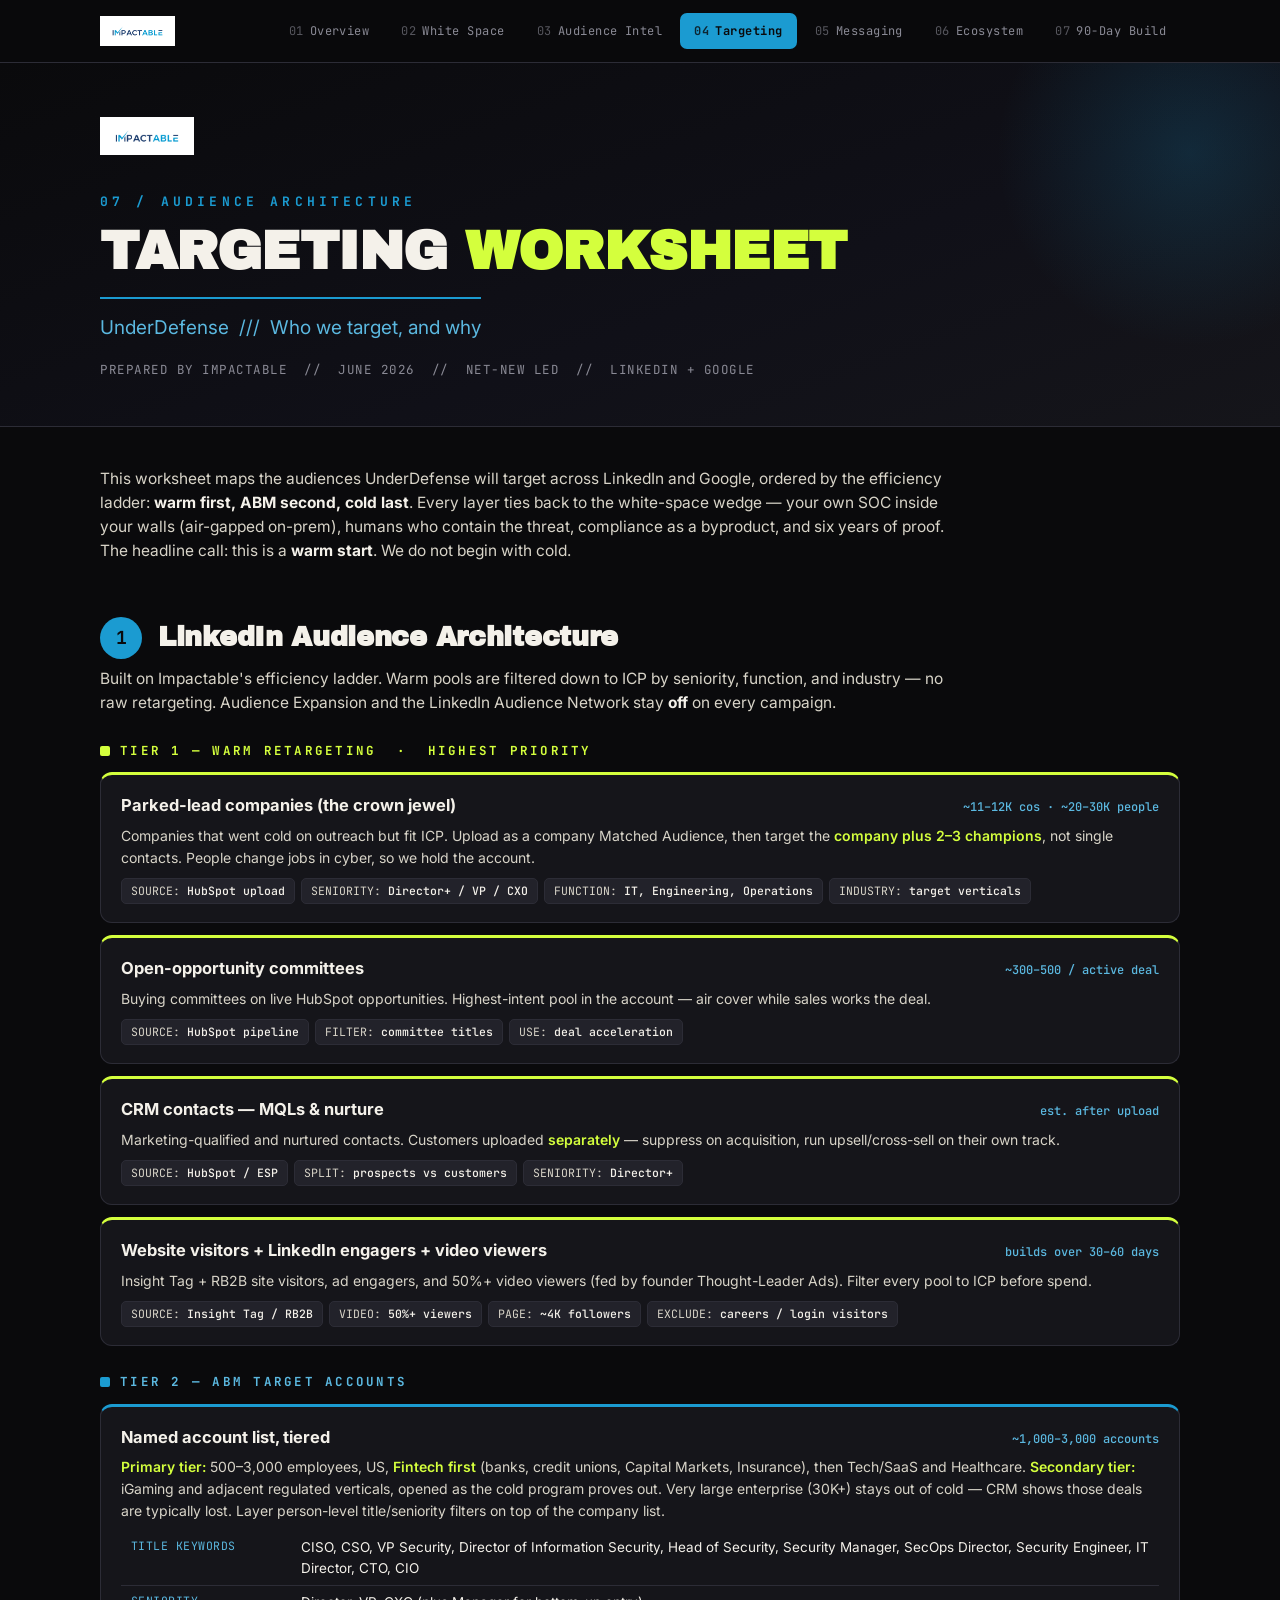
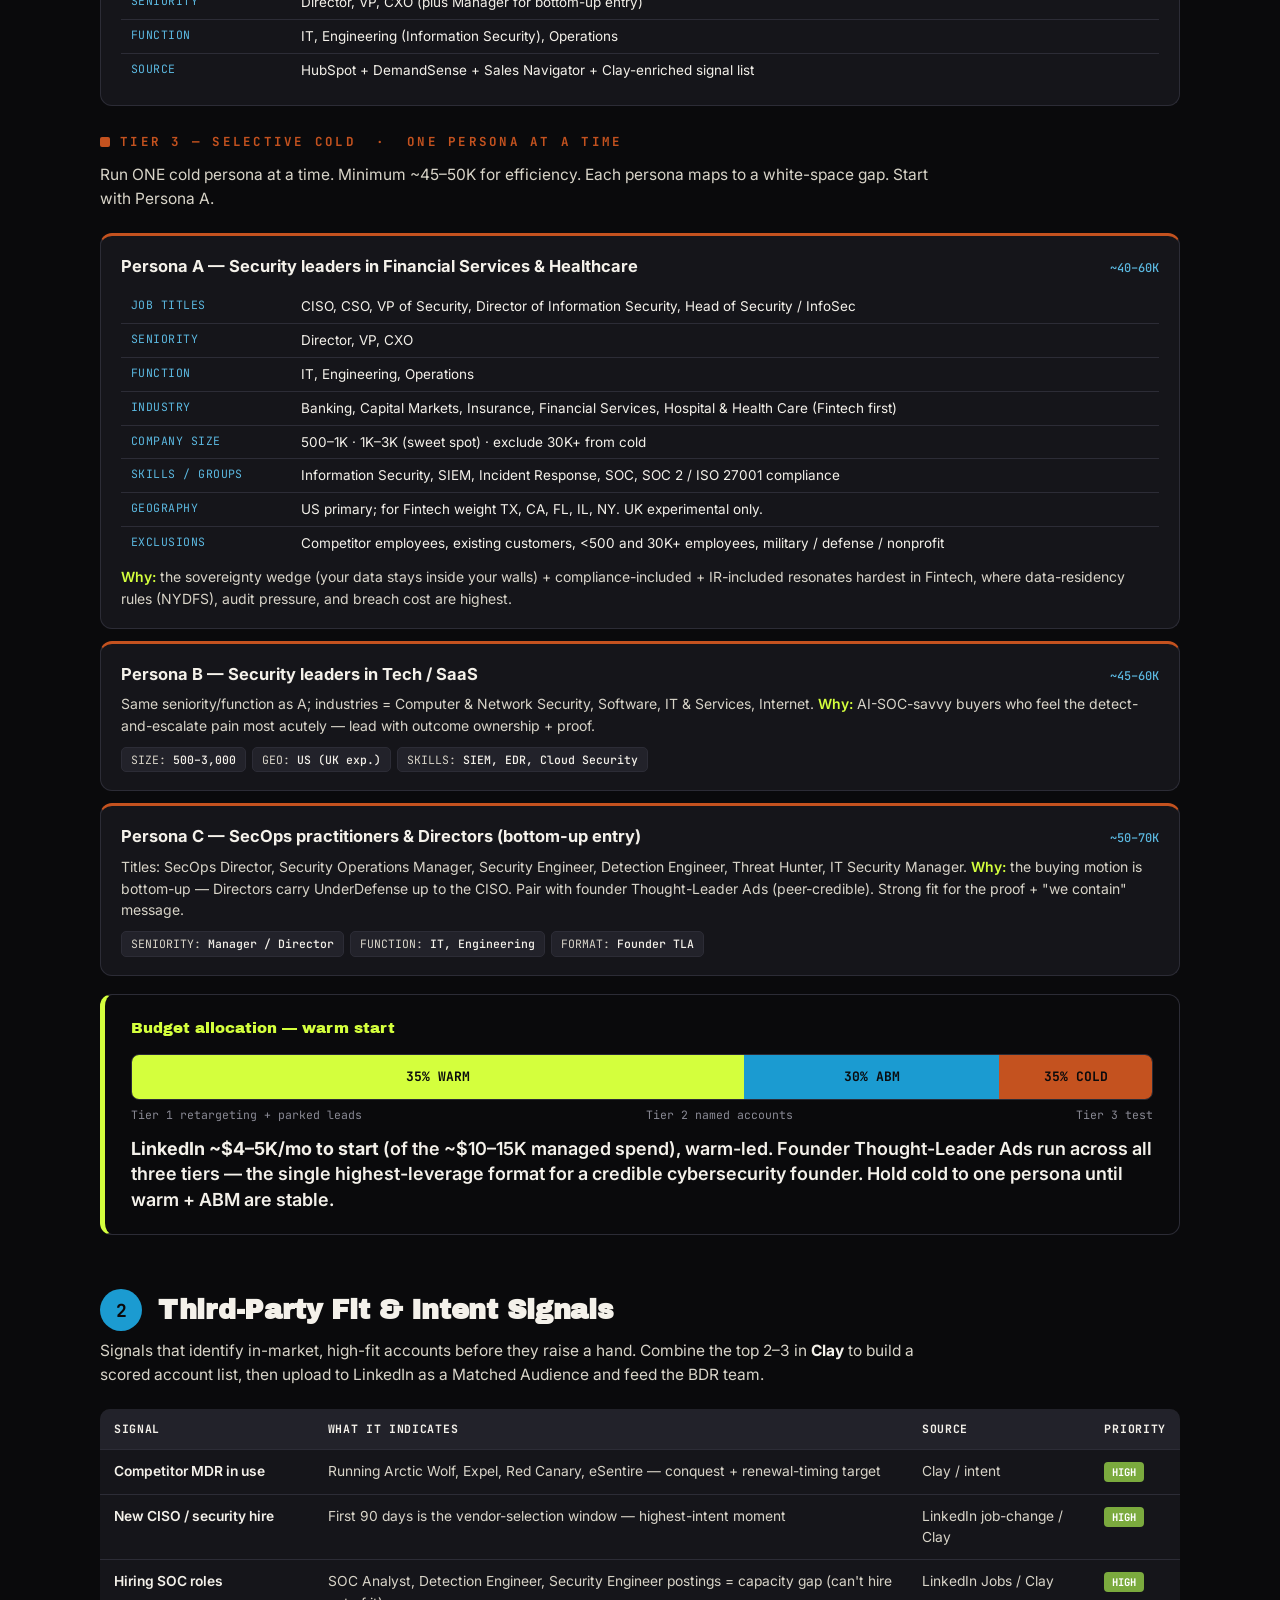
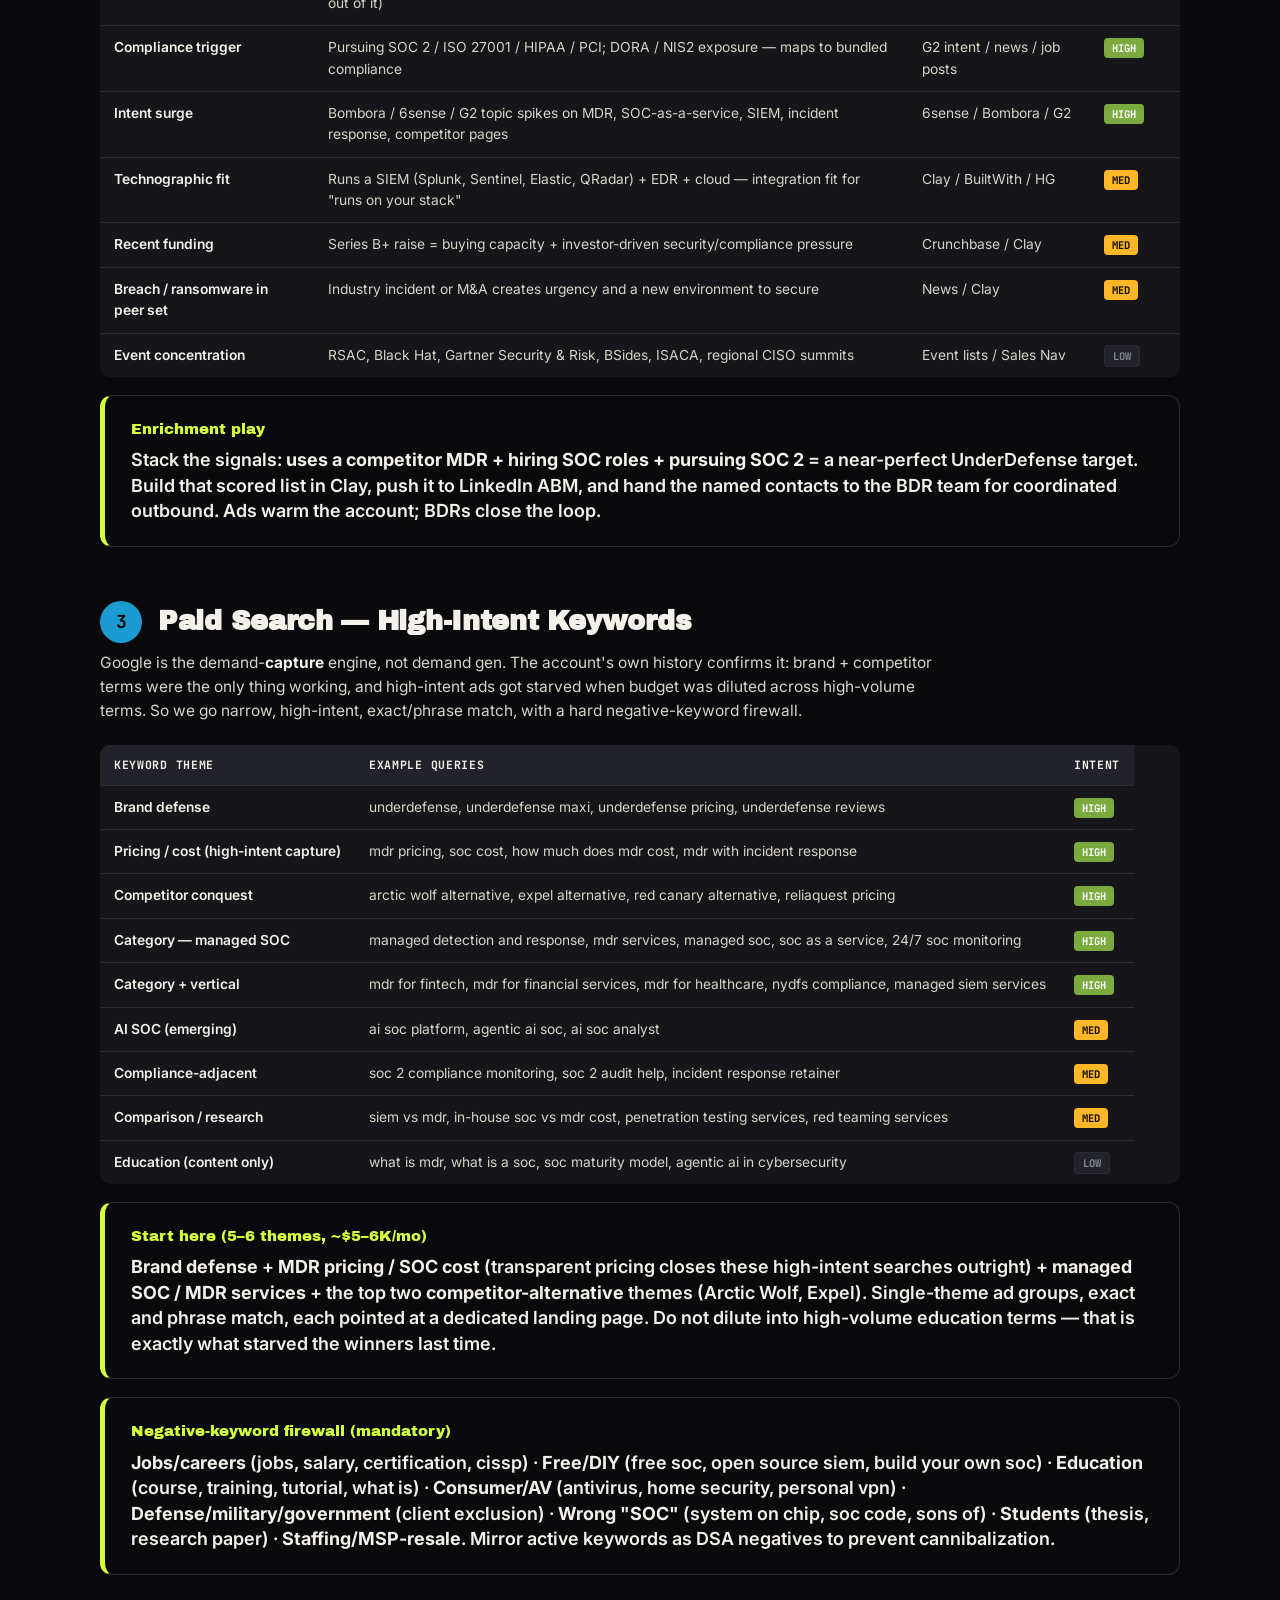
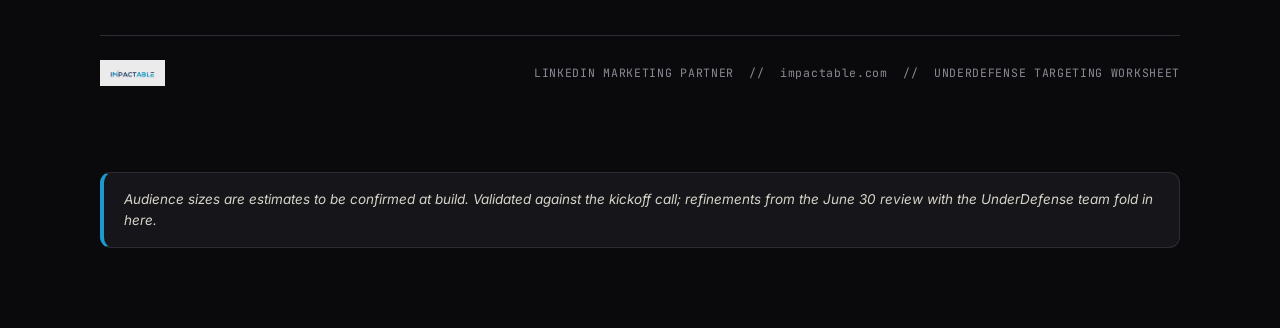
<file: targeting.html>
<!DOCTYPE html>
<html lang="en"><head><meta charset="utf-8"><meta name="viewport" content="width=device-width,initial-scale=1">
<title>UnderDefense — Audience Targeting Worksheet</title>
<link rel="preconnect" href="https://fonts.googleapis.com"><link rel="preconnect" href="https://fonts.gstatic.com" crossorigin>
<link href="https://fonts.googleapis.com/css2?family=Archivo+Black&family=Inter:wght@400;500;600;700;800;900&family=JetBrains+Mono:wght@400;500;700&display=swap" rel="stylesheet">
<style>
:root{
 --asphalt:#0A0A0C; --concrete:#15151A; --court:#22222A; --court2:#1B1B22; --border:#2C2C36;
 --blue:#1B9BD1; --blue-soft:#5BB8E0; --canopy:#D4FF3D; --moss:#7BAA3E; --rust:#8B3A1A;
 --terra:#C4521F; --clay:#FFB627; --bone:#F4F1EA; --chalk:#D8D4C8; --muted:#8A8A95;
}
*{box-sizing:border-box;margin:0;padding:0}
body{background:var(--asphalt);color:var(--bone);font-family:'Inter',sans-serif;line-height:1.55;
 -webkit-font-smoothing:antialiased;padding:0 0 80px}
.wrap{max-width:1080px;margin:0 auto;padding:0 32px}
/* ---- cover ---- */
.cover{background:linear-gradient(160deg,#0A0A0C 0%,#101018 60%,#15151A 100%);border-bottom:1px solid var(--border);
 padding:54px 0 46px;position:relative;overflow:hidden}
.cover::after{content:"";position:absolute;right:-120px;top:-120px;width:420px;height:420px;
 background:radial-gradient(circle,rgba(27,155,209,.18),transparent 65%);}
.cover img{height:38px;margin-bottom:30px}
.kick{font-family:'JetBrains Mono',monospace;font-size:13px;letter-spacing:.32em;color:var(--blue);font-weight:700;text-transform:uppercase}
h1.title{font-family:'Archivo Black',sans-serif;font-size:54px;line-height:1.02;margin:12px 0 4px;color:var(--bone);letter-spacing:-.5px}
h1.title .c{color:var(--canopy)}
.sub{font-size:19px;color:var(--blue-soft);margin-top:14px;border-top:2px solid var(--blue);padding-top:14px;display:inline-block}
.tag{font-family:'JetBrains Mono',monospace;font-size:12.5px;color:var(--muted);margin-top:18px;letter-spacing:.04em}
/* ---- sections ---- */
section{margin-top:54px}
.shead{display:flex;align-items:center;gap:16px;margin-bottom:8px}
.snum{font-family:'JetBrains Mono',monospace;font-weight:700;font-size:18px;color:var(--asphalt);background:var(--blue);
 width:42px;height:42px;border-radius:50%;display:flex;align-items:center;justify-content:center;flex:0 0 42px}
.shead h2{font-family:'Archivo Black',sans-serif;font-size:27px;color:var(--bone);letter-spacing:-.3px}
.slead{color:var(--chalk);font-size:15.5px;margin:6px 0 22px;max-width:850px}
.slead b{color:var(--bone)}
/* ---- tier blocks ---- */
.tier-label{font-family:'JetBrains Mono',monospace;font-size:12.5px;letter-spacing:.18em;text-transform:uppercase;
 font-weight:700;margin:26px 0 12px;display:flex;align-items:center;gap:10px}
.tier-label .dot{width:10px;height:10px;border-radius:2px}
.warm .dot{background:var(--canopy)} .abm .dot{background:var(--blue)} .cold .dot{background:var(--terra)}
.warm{color:var(--canopy)} .abm{color:var(--blue-soft)} .cold{color:var(--terra)}
.card{background:var(--concrete);border:1px solid var(--border);border-radius:12px;padding:18px 20px;margin-bottom:12px}
.card.warmb{border-top:3px solid var(--canopy)}
.card.abmb{border-top:3px solid var(--blue)}
.card.coldb{border-top:3px solid var(--terra)}
.card h3{font-size:16.5px;font-weight:700;color:var(--bone);margin-bottom:4px;display:flex;justify-content:space-between;align-items:baseline;gap:12px}
.card h3 .sz{font-family:'JetBrains Mono',monospace;font-size:12px;color:var(--blue-soft);font-weight:500;white-space:nowrap}
.card .why{color:var(--chalk);font-size:14px;margin-top:6px}
.card .why b{color:var(--canopy);font-weight:600}
.tags{margin-top:10px;display:flex;flex-wrap:wrap;gap:6px}
.t{font-family:'JetBrains Mono',monospace;font-size:11.5px;background:var(--court);border:1px solid var(--border);
 color:var(--chalk);padding:3px 9px;border-radius:5px}
.t b{color:var(--bone);font-weight:500}
/* filter table inside cold cards */
table.f{width:100%;border-collapse:collapse;margin-top:10px;font-size:13.5px}
table.f td{padding:6px 10px;border-bottom:1px solid var(--border);vertical-align:top}
table.f td.k{font-family:'JetBrains Mono',monospace;font-size:11.5px;color:var(--blue-soft);width:170px;text-transform:uppercase;letter-spacing:.04em}
table.f td.v{color:var(--bone)}
table.f tr:last-child td{border-bottom:none}
/* callout */
.callout{background:var(--asphalt);border:1px solid var(--border);border-left:4px solid var(--blue);border-radius:10px;
 padding:16px 20px;margin:16px 0}
.callout .ct{font-family:'Archivo Black',sans-serif;color:var(--canopy);font-size:15px;margin-bottom:6px}
.callout p{color:var(--chalk);font-size:14px}
.callout b{color:var(--bone)}
/* budget bar */
.budget{display:flex;border-radius:8px;overflow:hidden;margin:14px 0 6px;border:1px solid var(--border);height:46px;font-family:'JetBrains Mono',monospace}
.budget div{display:flex;align-items:center;justify-content:center;font-size:13px;font-weight:700;color:var(--asphalt)}
.bw{background:var(--canopy);flex:60} .ba{background:var(--blue);flex:25;color:#fff} .bc{background:var(--terra);flex:15;color:#fff}
.blabel{font-family:'JetBrains Mono',monospace;font-size:11.5px;color:var(--muted);display:flex;justify-content:space-between}
/* signals + keyword tables */
table.grid{width:100%;border-collapse:collapse;margin-top:8px;font-size:13.8px;background:var(--concrete);border-radius:10px;overflow:hidden}
table.grid th{background:var(--court);color:var(--bone);font-family:'JetBrains Mono',monospace;font-size:11.5px;
 letter-spacing:.06em;text-transform:uppercase;text-align:left;padding:11px 14px;font-weight:700}
table.grid td{padding:11px 14px;border-top:1px solid var(--border);color:var(--chalk);vertical-align:top}
table.grid td b{color:var(--bone);font-weight:600}
.badge{font-family:'JetBrains Mono',monospace;font-size:10.5px;font-weight:700;padding:3px 8px;border-radius:4px;white-space:nowrap;text-transform:uppercase}
.b-high{background:var(--moss);color:#fff} .b-med{background:var(--clay);color:var(--asphalt)} .b-low{background:var(--court);color:var(--muted);border:1px solid var(--border)}
.foot{margin-top:60px;border-top:1px solid var(--border);padding-top:22px;display:flex;justify-content:space-between;align-items:center;flex-wrap:wrap;gap:14px}
.foot img{height:26px;opacity:.92}
.foot .mp{font-family:'JetBrains Mono',monospace;font-size:11.5px;color:var(--muted);letter-spacing:.06em}
.note{font-size:13px;color:var(--muted);font-style:italic;margin-top:10px}
@media(max-width:720px){h1.title{font-size:38px} .wrap{padding:0 18px} table.f td.k{width:auto}}
</style><style>
/* ============================================================
   UNDERDEFENSE INTELLIGENCE ROOM — Shared Design System
   Impactable Brand Bible v2
   Linked by every page. Edit tokens here; all pages update.
   ============================================================ */
:root{
  --asphalt:#0A0A0C; --concrete:#15151A; --court:#22222A; --court2:#1B1B22;
  --border:#2C2C36; --border2:#393943;
  --blue:#1B9BD1; --blue-soft:#5BB8E0;
  --canopy:#D4FF3D; --moss:#7BAA3E; --rust:#8B3A1A; --terra:#C4521F; --clay:#FFB627;
  --bone:#F4F1EA; --chalk:#D8D4C8; --muted:#8A8A95;
  --li:#0A66C2; --gold:#D4A843;
  --maxw:1140px;
}
*{box-sizing:border-box;margin:0;padding:0}
html{scroll-behavior:smooth}
body{background:var(--asphalt);color:var(--bone);font-family:'Inter',system-ui,sans-serif;line-height:1.55;-webkit-font-smoothing:antialiased}
a{color:inherit;text-decoration:none}
.wrap{max-width:var(--maxw);margin:0 auto;padding:0 30px}
.mono{font-family:'JetBrains Mono',monospace}

/* ---------- top tab nav (shared) ---------- */
.nav{position:sticky;top:0;z-index:50;background:rgba(10,10,12,.86);backdrop-filter:blur(12px);border-bottom:1px solid var(--border)}
.nav .row{display:flex;align-items:center;gap:24px;height:62px;max-width:var(--maxw);margin:0 auto;padding:0 30px}
.brandmark{width:128px;height:30px;background-image:url('[data-uri]');background-size:contain;background-repeat:no-repeat;background-position:left center;flex:0 0 auto}
.tabs{display:flex;gap:4px;margin-left:auto;overflow-x:auto;scrollbar-width:none}
.tabs::-webkit-scrollbar{display:none}
.tab{font-family:'JetBrains Mono',monospace;font-size:12px;letter-spacing:.04em;color:var(--muted);padding:8px 13px;border-radius:7px;white-space:nowrap;border:1px solid transparent;transition:.15s}
.tab:hover{color:var(--bone);background:var(--concrete)}
.tab.active{color:var(--asphalt);background:var(--blue);font-weight:700}
.tab .n{opacity:.6;margin-right:6px}
.tab.active .n{opacity:.8}

/* ---------- section scaffolding ---------- */
.seckick{font-family:'JetBrains Mono',monospace;font-size:12px;letter-spacing:.28em;color:var(--blue);font-weight:700;text-transform:uppercase;margin-top:52px}
h2.sec{font-family:'Archivo Black',sans-serif;font-size:25px;margin:6px 0 8px;letter-spacing:-.3px}
.lead{color:var(--chalk);font-size:15px;max-width:880px;margin:6px 0 18px}
.lead b{color:var(--bone)}

/* ---------- hero ---------- */
.hero{background:linear-gradient(155deg,#0A0A0C 0%,#101019 55%,#15151A 100%);border-bottom:1px solid var(--border);padding:54px 0 46px;position:relative;overflow:hidden}
.hero::after{content:"";position:absolute;right:-150px;top:-130px;width:480px;height:480px;background:radial-gradient(circle,rgba(27,155,209,.16),transparent 65%)}
.hk{font-family:'JetBrains Mono',monospace;font-size:13px;letter-spacing:.3em;color:var(--blue);font-weight:700}
.htitle{font-family:'Archivo Black',sans-serif;font-size:52px;line-height:1.02;margin:12px 0 4px}
.htitle .c{color:var(--canopy)}
.hsub{font-size:19px;color:var(--blue-soft);margin-top:12px;border-top:2px solid var(--blue);padding-top:12px;display:inline-block}
.hmeta{font-family:'JetBrains Mono',monospace;font-size:12.5px;color:var(--muted);margin-top:16px;letter-spacing:.04em}

/* ---------- generic cards ---------- */
.grid{display:flex;flex-wrap:wrap;gap:14px}
.g2>*{flex:1 1 calc(50% - 7px)}.g3>*{flex:1 1 calc(33.333% - 10px)}.g4>*{flex:1 1 calc(25% - 11px)}
.card{background:var(--concrete);border:1px solid var(--border);border-radius:12px;padding:18px 20px}
.card.acc-blue{border-top:3px solid var(--blue)}.card.acc-canopy{border-top:3px solid var(--canopy)}
.card.acc-moss{border-top:3px solid var(--moss)}.card.acc-terra{border-top:3px solid var(--terra)}.card.acc-clay{border-top:3px solid var(--clay)}

/* ---------- callouts ---------- */
.callout{background:var(--asphalt);border:1px solid var(--border);border-left:5px solid var(--canopy);border-radius:12px;padding:22px 26px;margin-top:18px}
.callout .l{font-family:'JetBrains Mono',monospace;font-size:11px;letter-spacing:.2em;color:var(--canopy);text-transform:uppercase;margin-bottom:8px}
.callout p{font-size:18px;font-weight:600;color:var(--bone);line-height:1.42}
.note{background:var(--concrete);border:1px solid var(--border);border-left:4px solid var(--blue);border-radius:11px;padding:16px 20px;margin-top:16px;font-size:13.5px;color:var(--chalk)}
.note b{color:var(--bone)}

/* ---------- pills / badges ---------- */
.pill{font-family:'JetBrains Mono',monospace;font-size:10.5px;font-weight:700;padding:3px 9px;border-radius:5px;text-transform:uppercase}
.p-moss{background:var(--moss);color:#fff}.p-rust{background:var(--rust);color:#fff}.p-clay{background:var(--clay);color:var(--asphalt)}
.p-blue{background:var(--blue);color:#fff}.p-canopy{background:var(--canopy);color:var(--asphalt)}.p-gray{background:var(--court);color:var(--muted);border:1px solid var(--border2)}

/* ---------- tables ---------- */
table.grid-t{width:100%;border-collapse:collapse;margin-top:10px;font-size:13.5px;background:var(--concrete);border-radius:10px;overflow:hidden}
table.grid-t th{background:var(--court);color:var(--bone);font-family:'JetBrains Mono',monospace;font-size:11px;letter-spacing:.06em;text-transform:uppercase;text-align:left;padding:11px 14px;font-weight:700}
table.grid-t td{padding:11px 14px;border-top:1px solid var(--border);color:var(--chalk);vertical-align:top}
table.grid-t td b{color:var(--bone)}

/* ---------- story arc ---------- */
.arc{display:flex;align-items:stretch;gap:0;margin-top:18px;flex-wrap:wrap}
.arcstep{flex:1;min-width:150px;background:var(--concrete);border:1px solid var(--border);border-radius:11px;padding:15px;position:relative}
.arcstep .num{font-family:'JetBrains Mono',monospace;font-size:11px;color:var(--blue);font-weight:700}
.arcstep h4{font-size:14.5px;margin:6px 0 4px;color:var(--bone)}
.arcstep p{font-size:12.5px;color:var(--muted)}
.arcarrow{display:flex;align-items:center;color:var(--blue);font-size:20px;padding:0 4px}

/* ---------- module directory cards ---------- */
.mod{display:block;background:var(--concrete);border:1px solid var(--border);border-radius:13px;padding:20px 22px;transition:.16s;position:relative;overflow:hidden}
.mod:hover{border-color:var(--blue);transform:translateY(-2px)}
.mod .tagn{font-family:'JetBrains Mono',monospace;font-size:11px;color:var(--blue);letter-spacing:.12em}
.mod h3{font-family:'Archivo Black',sans-serif;font-size:19px;margin:7px 0 8px;color:var(--bone)}
.mod p{font-size:13.5px;color:var(--chalk);margin-bottom:14px}
.mod .open{font-family:'JetBrains Mono',monospace;font-size:12px;color:var(--canopy);font-weight:700}
.mod .open::after{content:" →"}

/* ---------- key numbers band ---------- */
.band{display:flex;flex-wrap:wrap;gap:14px;margin-top:18px}.band>*{flex:1 1 calc(25% - 11px)}
.stat{background:var(--court2);border:1px solid var(--border);border-radius:11px;padding:16px;text-align:center}
.stat .v{font-family:'Archivo Black',sans-serif;font-size:26px;color:var(--canopy);line-height:1}
.stat .k{font-family:'JetBrains Mono',monospace;font-size:10.5px;color:var(--blue-soft);text-transform:uppercase;letter-spacing:.08em;margin-top:8px}

/* ---------- budget bar ---------- */
.bbar{display:flex;height:50px;border-radius:9px;overflow:hidden;border:1px solid var(--border);margin-top:14px;font-family:'JetBrains Mono',monospace;font-weight:700}
.bbar div{display:flex;flex-direction:column;align-items:center;justify-content:center;font-size:12.5px;color:#fff;line-height:1.3}
.bbar div span{font-size:10.5px;font-weight:500;opacity:.85}
.b-li{background:var(--li);flex:45}.b-g{background:var(--gold);color:#1a1a1a !important;flex:50}.b-r{background:var(--court);flex:5}

/* ---------- footer ---------- */
.foot{margin-top:60px;border-top:1px solid var(--border);padding:24px 0 70px;display:flex;justify-content:space-between;align-items:center;flex-wrap:wrap;gap:14px}
.foot .fm{width:110px;height:26px;background-image:url('[data-uri]');background-size:contain;background-repeat:no-repeat;opacity:.9}
.foot .ft{font-family:'JetBrains Mono',monospace;font-size:11px;color:var(--muted)}

@media(max-width:820px){
  .g2>*,.g3>*,.g4>*,.band>*{flex:1 1 100%}
  .htitle{font-size:36px}
  .nav .row{gap:12px}.brandmark{width:104px}
  .arcarrow{transform:rotate(90deg)}
}

/* ============================================================
   REPORT-PAGE COMPONENTS (shared by tabs 02-06)
   ============================================================ */
/* compact report hero */
.rhero{padding:48px 0 32px;border-bottom:1px solid var(--border);background:linear-gradient(155deg,#0A0A0C 0%,#121219 60%,#15151A 100%);position:relative;overflow:hidden}
.rhero::after{content:"";position:absolute;right:-130px;top:-120px;width:420px;height:420px;background:radial-gradient(circle,rgba(27,155,209,.14),transparent 65%)}
.rhero h1{font-family:'Archivo Black',sans-serif;font-size:42px;line-height:1.03;margin:10px 0 4px;letter-spacing:-.4px}
.rhero h1 .c{color:var(--canopy)}
.rhero .rsub{font-size:17px;color:var(--blue-soft);margin-top:10px;border-top:2px solid var(--blue);padding-top:10px;display:inline-block}
.rhero .rmeta{font-family:'JetBrains Mono',monospace;font-size:12px;color:var(--muted);margin-top:12px;letter-spacing:.03em}

/* field / detail table */
.fd{width:100%;border-collapse:collapse;margin-top:10px;background:var(--concrete);border-radius:10px;overflow:hidden;font-size:13.5px}
.fd td{border-top:1px solid var(--border);padding:10px 14px;vertical-align:top}
.fd tr:first-child td{border-top:none}
.fd td.k{font-family:'JetBrains Mono',monospace;font-size:11px;color:var(--blue-soft);text-transform:uppercase;width:200px;letter-spacing:.03em;background:var(--court2)}
.fd td.v{color:var(--chalk)} .fd td.v b{color:var(--bone)}

/* competitor card */
.compcard{background:var(--concrete);border:1px solid var(--border);border-radius:12px;overflow:hidden;margin-bottom:14px}
.compcard .ch{display:flex;justify-content:space-between;align-items:baseline;gap:12px;padding:14px 18px;border-bottom:2px solid var(--blue);background:var(--court2)}
.compcard .ch h3{font-family:'Archivo Black',sans-serif;font-size:18px}
.compcard .ch .cmeta{font-family:'JetBrains Mono',monospace;font-size:11px;color:var(--muted);text-align:right}

/* pillar block */
.pillar{margin-top:20px}
.pillar .ph{font-family:'Archivo Black',sans-serif;font-size:18px;padding-bottom:7px;border-bottom:2px solid var(--blue);margin-bottom:6px}
.pillar.acc-terra .ph{border-color:var(--terra)} .pillar.acc-moss .ph{border-color:var(--moss)}
.pillar.acc-blue .ph{border-color:var(--blue)} .pillar.acc-clay .ph{border-color:var(--clay)}
.sample{color:var(--muted);font-style:italic}

/* funnel stage block */
.stage{border:1px solid var(--border);border-radius:12px;padding:16px 18px;margin-top:12px;background:var(--concrete)}
.stage.s-tof{border-top:3px solid var(--terra)} .stage.s-mof{border-top:3px solid var(--clay)}
.stage.s-bof{border-top:3px solid var(--moss)} .stage.s-accel{border-top:3px solid var(--blue)}
.stage .sh{display:flex;align-items:baseline;gap:12px;margin-bottom:6px;flex-wrap:wrap}
.stage .sh h4{font-family:'Archivo Black',sans-serif;font-size:16px}
.stage .sh .goal{font-family:'JetBrains Mono',monospace;font-size:12px;color:var(--blue-soft)}
.stage p{font-size:13.5px;color:var(--chalk)}
.stage .fmt{font-family:'JetBrains Mono',monospace;font-size:11.5px;color:var(--muted);margin-top:8px}
.stage .fmt b{color:var(--chalk)}

/* tier label + warm pool block (targeting-style, shared) */
.tierlabel{font-family:'JetBrains Mono',monospace;font-size:12.5px;letter-spacing:.16em;text-transform:uppercase;font-weight:700;margin:24px 0 10px;display:flex;align-items:center;gap:10px}
.tierlabel .dot{width:10px;height:10px;border-radius:2px}

/* own/gap/lever columns (ecosystem) */
.ogl{display:flex;flex-wrap:wrap;gap:14px;margin-top:14px}.ogl>.col{flex:1 1 calc(33.333% - 10px)}
.ogl .col{border:1px solid var(--border);border-radius:12px;padding:16px 18px;background:var(--concrete)}
.ogl .col h4{font-family:'Archivo Black',sans-serif;font-size:15px;margin-bottom:10px;display:flex;align-items:center;gap:8px}
.ogl .own h4{color:var(--canopy)} .ogl .gap h4{color:var(--clay)} .ogl .lever h4{color:var(--blue-soft)}
.ogl ul{list-style:none} .ogl li{font-size:13px;color:var(--chalk);padding-left:15px;position:relative;margin-bottom:8px;line-height:1.45}
.ogl li::before{content:"";position:absolute;left:0;top:7px;width:6px;height:6px;border-radius:50%}
.ogl .own li::before{background:var(--canopy)} .ogl .gap li::before{background:var(--clay)} .ogl .lever li::before{background:var(--blue)}
@media(max-width:820px){.ogl>.col{flex:1 1 100%}}

/* ============================================================
   RICH COMPONENTS v2 — shared device family for rebuilt pages
   (banners, scorecards, bars, framework blocks, matrices)
   ============================================================ */
/* channel/section banner (from 90-day build, generalized) */
.xbanner{display:flex;align-items:center;gap:11px;padding:11px 16px;border-radius:9px;margin:18px 0 12px;font-weight:700;font-size:14.5px}
.xbanner .br{margin-left:auto;font-family:'JetBrains Mono',monospace;font-size:12px;font-weight:500;opacity:.9}
.xb-blue{background:linear-gradient(90deg,rgba(27,155,209,.30),rgba(27,155,209,.05));border-left:3px solid var(--blue);color:#bfe6f7}
.xb-canopy{background:linear-gradient(90deg,rgba(212,255,61,.22),rgba(212,255,61,.03));border-left:3px solid var(--canopy);color:#e6ffa0}
.xb-terra{background:linear-gradient(90deg,rgba(196,82,31,.28),rgba(196,82,31,.05));border-left:3px solid var(--terra);color:#f0b49a}
.xb-clay{background:linear-gradient(90deg,rgba(255,182,39,.26),rgba(255,182,39,.04));border-left:3px solid var(--clay);color:#ffd98a}
.xb-moss{background:linear-gradient(90deg,rgba(123,170,62,.30),rgba(123,170,62,.05));border-left:3px solid var(--moss);color:#cfe6a0}

/* scorecard (competitor / persona signature card) */
.score{background:var(--concrete);border:1px solid var(--border);border-radius:13px;overflow:hidden;margin-bottom:14px}
.score .sc-h{display:flex;align-items:center;gap:14px;padding:15px 18px;background:var(--court2);border-bottom:1px solid var(--border)}
.score .sc-rank{font-family:'Archivo Black',sans-serif;font-size:22px;color:var(--asphalt);background:var(--blue);width:42px;height:42px;border-radius:9px;display:flex;align-items:center;justify-content:center;flex:0 0 auto}
.score .sc-t{flex:1}
.score .sc-t h3{font-family:'Archivo Black',sans-serif;font-size:18px;line-height:1.1}
.score .sc-t .sub{font-family:'JetBrains Mono',monospace;font-size:11px;color:var(--muted);margin-top:3px}
.score .sc-meter{flex:0 0 auto;text-align:right}
.score .sc-meter .lab{font-family:'JetBrains Mono',monospace;font-size:9.5px;color:var(--muted);text-transform:uppercase;letter-spacing:.1em}
.score .sc-body{padding:15px 18px;display:flex;flex-wrap:wrap;gap:10px 22px}.score .sc-row{flex:1 1 calc(50% - 11px)}
.score .sc-row{font-size:13px}
.score .sc-row .k{font-family:'JetBrains Mono',monospace;font-size:10px;color:var(--blue-soft);text-transform:uppercase;letter-spacing:.06em;display:block;margin-bottom:2px}
.score .sc-row .v{color:var(--chalk)}
.score .sc-take{padding:12px 18px;background:rgba(27,155,209,.06);border-top:1px solid var(--border);font-size:13px;color:var(--chalk)}
.score .sc-take b{color:var(--bone)}
@media(max-width:820px){.score .sc-row{flex:1 1 100%}}

/* horizontal meter bar (saturation, intensity) */
.meter{height:7px;border-radius:4px;background:var(--court);overflow:hidden;margin-top:6px;width:120px}
.meter > i{display:block;height:100%;border-radius:4px}
.bar-row{display:flex;align-items:center;gap:14px;padding:9px 0;border-bottom:1px solid var(--border)}.bar-row .bl{flex:0 0 220px}.bar-row .bt{flex:1}.bar-row .bv{flex:0 0 74px}
.bar-row .bl{font-size:13.5px;color:var(--bone);font-weight:600}
.bar-row .bt{height:22px;border-radius:5px;background:var(--court);overflow:hidden;position:relative}
.bar-row .bt > i{display:block;height:100%;border-radius:5px}
.bar-row .bv{font-family:'JetBrains Mono',monospace;font-size:12px;text-align:right;color:var(--chalk)}

/* two-axis positioning map */
.posmap{position:relative;background:var(--concrete);border:1px solid var(--border);border-radius:13px;height:420px;margin-top:14px;overflow:hidden}
.posmap .axis{position:absolute;background:var(--border2)}
.posmap .axl{position:absolute;font-family:'JetBrains Mono',monospace;font-size:10px;color:var(--muted);text-transform:uppercase;letter-spacing:.1em}
.posmap .dot{position:absolute;transform:translate(-50%,-50%);text-align:center}
.posmap .dot .pt{width:13px;height:13px;border-radius:50%;margin:0 auto 4px;border:2px solid var(--asphalt);box-shadow:0 0 0 1px rgba(255,255,255,.15)}
.posmap .dot .nm{font-size:11px;color:var(--bone);font-weight:600;white-space:nowrap}
.posmap .zone{position:absolute;border:1.5px dashed var(--canopy);border-radius:12px;background:rgba(212,255,61,.06)}
.posmap .zlab{position:absolute;font-family:'JetBrains Mono',monospace;font-size:10px;color:var(--canopy);font-weight:700;letter-spacing:.08em}

/* numbered framework steps (ladder/flow) */
.ladder{display:flex;flex-direction:column;gap:10px;margin-top:14px}
.rung{display:flex;gap:14px;align-items:stretch;background:var(--concrete);border:1px solid var(--border);border-radius:12px;overflow:hidden}
.rung .rn{flex:0 0 64px;display:flex;align-items:center;justify-content:center;font-family:'Archivo Black',sans-serif;font-size:26px;color:var(--asphalt)}
.rung .rc{padding:14px 16px;flex:1}
.rung .rc h4{font-size:15.5px;color:var(--bone);margin-bottom:3px}
.rung .rc p{font-size:13px;color:var(--chalk)}
.rung .rc .rmeta{font-family:'JetBrains Mono',monospace;font-size:11px;color:var(--muted);margin-top:6px}
.rung.r-canopy .rn{background:var(--canopy)} .rung.r-blue .rn{background:var(--blue)} .rung.r-terra .rn{background:var(--terra);color:#fff} .rung.r-moss .rn{background:var(--moss);color:#fff} .rung.r-clay .rn{background:var(--clay)}

/* mini stat inline chips */
.chips{display:flex;flex-wrap:wrap;gap:8px;margin-top:10px}
.chip{background:var(--court2);border:1px solid var(--border);border-radius:8px;padding:8px 13px}
.chip .cv{font-family:'Archivo Black',sans-serif;font-size:17px;color:var(--canopy);line-height:1}
.chip .ck{font-family:'JetBrains Mono',monospace;font-size:9.5px;color:var(--blue-soft);text-transform:uppercase;letter-spacing:.06em;margin-top:3px}

/* funnel pillar/quadrant grid */
.quad{display:flex;flex-wrap:wrap;gap:12px;margin-top:14px}.quad>*{flex:1 1 calc(50% - 6px)}
.qcell{border:1px solid var(--border);border-radius:12px;padding:16px 18px;background:var(--concrete);border-top:3px solid var(--blue)}
.qcell.q-terra{border-top-color:var(--terra)} .qcell.q-moss{border-top-color:var(--moss)} .qcell.q-clay{border-top-color:var(--clay)} .qcell.q-canopy{border-top-color:var(--canopy)}
.qcell h4{font-family:'Archivo Black',sans-serif;font-size:16px;margin-bottom:4px}
.qcell .qsub{font-family:'JetBrains Mono',monospace;font-size:11px;color:var(--blue-soft);margin-bottom:8px}
.qcell p{font-size:13px;color:var(--chalk)}
@media(max-width:820px){.quad>*{flex:1 1 100%} .bar-row .bl{flex:0 0 120px} .bar-row .bv{flex:0 0 50px}}

/* ecosystem system-loop visual */
.loop{display:flex;align-items:stretch;gap:0;margin-top:14px;flex-wrap:wrap}
.lnode{flex:1;min-width:150px;background:var(--concrete);border:1px solid var(--border);border-radius:11px;padding:13px 14px;text-align:center;position:relative}
.lnode .lk{font-family:'JetBrains Mono',monospace;font-size:9.5px;letter-spacing:.08em;text-transform:uppercase;margin-bottom:5px}
.lnode h4{font-size:13.5px;color:var(--bone);line-height:1.2}
.lnode p{font-size:11px;color:var(--muted);margin-top:4px}
.lnode.own{border-top:3px solid var(--canopy)} .lnode.own .lk{color:var(--canopy)}
.lnode.play{border-top:3px solid var(--blue)} .lnode.play .lk{color:var(--blue-soft)}
.lnode.gap{border-top:3px solid var(--rust)} .lnode.gap .lk{color:#c0654a}
.larr{display:flex;align-items:center;color:var(--blue);font-size:19px;padding:0 5px}
.broken{margin-top:12px;border:1.5px dashed var(--rust);border-radius:10px;padding:11px 16px;background:rgba(139,58,26,.1);font-size:13px;color:#e0a48c;display:flex;align-items:center;gap:10px}
.broken b{color:#e8765a}
@media(max-width:820px){.larr{transform:rotate(90deg)} .lnode{min-width:0}}


/* maturity mountain (overview signature) */
.mountain{display:flex;align-items:flex-end;gap:10px;margin-top:18px;min-height:250px}
.mstage{flex:1;display:flex;flex-direction:column;justify-content:flex-end}
.mbar{border-radius:10px 10px 0 0;padding:14px 10px 12px;border:1px solid var(--border);border-bottom:none;min-height:70px;display:flex;flex-direction:column;justify-content:flex-start}
.mbar .ms{font-family:'JetBrains Mono',monospace;font-size:10px;letter-spacing:.06em;opacity:.85;margin-bottom:4px}
.mbar .mt{font-family:'Archivo Black',sans-serif;font-size:15px;line-height:1.05}
.mbar .md{font-size:11px;margin-top:6px;line-height:1.35}
.m-done{background:linear-gradient(180deg,rgba(123,170,62,.34),rgba(123,170,62,.12));border-color:var(--moss)}
.m-done .ms{color:var(--moss)} .m-done .mt{color:var(--bone)} .m-done .md{color:var(--chalk)}
.m-here{background:linear-gradient(180deg,rgba(27,155,209,.4),rgba(212,255,61,.12));border:2px solid var(--canopy)}
.m-here .ms{color:var(--canopy)} .m-here .mt{color:#fff} .m-here .md{color:var(--bone)}
.m-next{background:linear-gradient(180deg,rgba(255,182,39,.26),rgba(255,182,39,.06));border-color:var(--clay)}
.m-next .ms{color:var(--clay)} .m-next .mt{color:var(--bone)} .m-next .md{color:var(--chalk)}
.m-future{background:var(--court2)}
.m-future .ms{color:var(--muted)} .m-future .mt{color:var(--muted)} .m-future .md{color:var(--muted)}
.mbase{display:flex;gap:10px;margin-top:6px}
.mbase div{flex:1;text-align:center;font-family:'JetBrains Mono',monospace;font-size:10px;color:var(--muted)}
@media(max-width:820px){.mountain{min-height:0;flex-direction:column}.mstage{width:100%}.mbar{min-height:0}}

</style>
</head>
<body>
<nav class="nav"><div class="row">
  <a class="brandmark" href="index.html" aria-label="Impactable"></a>
  <div class="tabs">
    <a class="tab" href="index.html"><span class="n">01</span>Overview</a>
    <a class="tab" href="white-space.html"><span class="n">02</span>White Space</a>
    <a class="tab" href="audience-intel.html"><span class="n">03</span>Audience Intel</a>
    <a class="tab active" href="targeting.html"><span class="n">04</span>Targeting</a>
    <a class="tab" href="messaging.html"><span class="n">05</span>Messaging</a>
    <a class="tab" href="ecosystem.html"><span class="n">06</span>Ecosystem</a>
    <a class="tab" href="campaign-build.html"><span class="n">07</span>90-Day Build</a>
  </div>
</div></nav>

<div class="cover"><div class="wrap">
 <img src="[data-uri]" alt="Impactable">
 <div class="kick">07 / AUDIENCE ARCHITECTURE</div>
 <h1 class="title">TARGETING <span class="c">WORKSHEET</span></h1>
 <div class="sub">UnderDefense&nbsp; ///&nbsp; Who we target, and why</div>
 <div class="tag">PREPARED BY IMPACTABLE&nbsp;&nbsp;//&nbsp;&nbsp;JUNE 2026&nbsp;&nbsp;//&nbsp;&nbsp;NET-NEW LED &nbsp;//&nbsp; LINKEDIN + GOOGLE</div>
</div></div>

<div class="wrap">

<p class="slead" style="margin-top:40px">This worksheet maps the audiences UnderDefense will target across LinkedIn and Google, ordered by the efficiency ladder: <b>warm first, ABM second, cold last</b>. Every layer ties back to the white-space wedge — your own SOC inside your walls (air-gapped on-prem), humans who contain the threat, compliance as a byproduct, and six years of proof. The headline call: this is a <b>warm start</b>. We do not begin with cold.</p>

<!-- SECTION 1 -->
<section>
 <div class="shead"><div class="snum">1</div><h2>LinkedIn Audience Architecture</h2></div>
 <p class="slead">Built on Impactable's efficiency ladder. Warm pools are filtered down to ICP by seniority, function, and industry — no raw retargeting. Audience Expansion and the LinkedIn Audience Network stay <b>off</b> on every campaign.</p>

 <div class="tier-label warm"><span class="dot"></span>Tier 1 — Warm Retargeting &nbsp;·&nbsp; highest priority</div>

 <div class="card warmb"><h3>Parked-lead companies (the crown jewel) <span class="sz">~11–12K cos · ~20–30K people</span></h3>
  <div class="why">Companies that went cold on outreach but fit ICP. Upload as a company Matched Audience, then target the <b>company plus 2–3 champions</b>, not single contacts. People change jobs in cyber, so we hold the account.</div>
  <div class="tags"><span class="t">SOURCE: <b>HubSpot upload</b></span><span class="t">SENIORITY: <b>Director+ / VP / CXO</b></span><span class="t">FUNCTION: <b>IT, Engineering, Operations</b></span><span class="t">INDUSTRY: <b>target verticals</b></span></div></div>

 <div class="card warmb"><h3>Open-opportunity committees <span class="sz">~300–500 / active deal</span></h3>
  <div class="why">Buying committees on live HubSpot opportunities. Highest-intent pool in the account — air cover while sales works the deal.</div>
  <div class="tags"><span class="t">SOURCE: <b>HubSpot pipeline</b></span><span class="t">FILTER: <b>committee titles</b></span><span class="t">USE: <b>deal acceleration</b></span></div></div>

 <div class="card warmb"><h3>CRM contacts — MQLs &amp; nurture <span class="sz">est. after upload</span></h3>
  <div class="why">Marketing-qualified and nurtured contacts. Customers uploaded <b>separately</b> — suppress on acquisition, run upsell/cross-sell on their own track.</div>
  <div class="tags"><span class="t">SOURCE: <b>HubSpot / ESP</b></span><span class="t">SPLIT: <b>prospects vs customers</b></span><span class="t">SENIORITY: <b>Director+</b></span></div></div>

 <div class="card warmb"><h3>Website visitors + LinkedIn engagers + video viewers <span class="sz">builds over 30–60 days</span></h3>
  <div class="why">Insight Tag + RB2B site visitors, ad engagers, and 50%+ video viewers (fed by founder Thought-Leader Ads). Filter every pool to ICP before spend.</div>
  <div class="tags"><span class="t">SOURCE: <b>Insight Tag / RB2B</b></span><span class="t">VIDEO: <b>50%+ viewers</b></span><span class="t">PAGE: <b>~4K followers</b></span><span class="t">EXCLUDE: <b>careers / login visitors</b></span></div></div>

 <div class="tier-label abm"><span class="dot"></span>Tier 2 — ABM Target Accounts</div>

 <div class="card abmb"><h3>Named account list, tiered <span class="sz">~1,000–3,000 accounts</span></h3>
  <div class="why"><b>Primary tier:</b> 500–3,000 employees, US, <b>Fintech first</b> (banks, credit unions, Capital Markets, Insurance), then Tech/SaaS and Healthcare. <b>Secondary tier:</b> iGaming and adjacent regulated verticals, opened as the cold program proves out. Very large enterprise (30K+) stays out of cold — CRM shows those deals are typically lost. Layer person-level title/seniority filters on top of the company list.</div>
  <table class="f">
   <tr><td class="k">Title keywords</td><td class="v">CISO, CSO, VP Security, Director of Information Security, Head of Security, Security Manager, SecOps Director, Security Engineer, IT Director, CTO, CIO</td></tr>
   <tr><td class="k">Seniority</td><td class="v">Director, VP, CXO (plus Manager for bottom-up entry)</td></tr>
   <tr><td class="k">Function</td><td class="v">IT, Engineering (Information Security), Operations</td></tr>
   <tr><td class="k">Source</td><td class="v">HubSpot + DemandSense + Sales Navigator + Clay-enriched signal list</td></tr>
  </table></div>

 <div class="tier-label cold"><span class="dot"></span>Tier 3 — Selective Cold &nbsp;·&nbsp; one persona at a time</div>
 <p class="slead">Run ONE cold persona at a time. Minimum ~45–50K for efficiency. Each persona maps to a white-space gap. Start with Persona A.</p>

 <div class="card coldb"><h3>Persona A — Security leaders in Financial Services &amp; Healthcare <span class="sz">~40–60K</span></h3>
  <table class="f">
   <tr><td class="k">Job titles</td><td class="v">CISO, CSO, VP of Security, Director of Information Security, Head of Security / InfoSec</td></tr>
   <tr><td class="k">Seniority</td><td class="v">Director, VP, CXO</td></tr>
   <tr><td class="k">Function</td><td class="v">IT, Engineering, Operations</td></tr>
   <tr><td class="k">Industry</td><td class="v">Banking, Capital Markets, Insurance, Financial Services, Hospital &amp; Health Care (Fintech first)</td></tr>
   <tr><td class="k">Company size</td><td class="v">500–1K · 1K–3K (sweet spot) · exclude 30K+ from cold</td></tr>
   <tr><td class="k">Skills / groups</td><td class="v">Information Security, SIEM, Incident Response, SOC, SOC 2 / ISO 27001 compliance</td></tr>
   <tr><td class="k">Geography</td><td class="v">US primary; for Fintech weight TX, CA, FL, IL, NY. UK experimental only.</td></tr>
   <tr><td class="k">Exclusions</td><td class="v">Competitor employees, existing customers, &lt;500 and 30K+ employees, military / defense / nonprofit</td></tr>
  </table>
  <div class="why"><b>Why:</b> the sovereignty wedge (your data stays inside your walls) + compliance-included + IR-included resonates hardest in Fintech, where data-residency rules (NYDFS), audit pressure, and breach cost are highest.</div></div>

 <div class="card coldb"><h3>Persona B — Security leaders in Tech / SaaS <span class="sz">~45–60K</span></h3>
  <div class="why">Same seniority/function as A; industries = Computer &amp; Network Security, Software, IT &amp; Services, Internet. <b>Why:</b> AI-SOC-savvy buyers who feel the detect-and-escalate pain most acutely — lead with outcome ownership + proof.</div>
  <div class="tags"><span class="t">SIZE: <b>500–3,000</b></span><span class="t">GEO: <b>US (UK exp.)</b></span><span class="t">SKILLS: <b>SIEM, EDR, Cloud Security</b></span></div></div>

 <div class="card coldb"><h3>Persona C — SecOps practitioners &amp; Directors (bottom-up entry) <span class="sz">~50–70K</span></h3>
  <div class="why">Titles: SecOps Director, Security Operations Manager, Security Engineer, Detection Engineer, Threat Hunter, IT Security Manager. <b>Why:</b> the buying motion is bottom-up — Directors carry UnderDefense up to the CISO. Pair with founder Thought-Leader Ads (peer-credible). Strong fit for the proof + "we contain" message.</div>
  <div class="tags"><span class="t">SENIORITY: <b>Manager / Director</b></span><span class="t">FUNCTION: <b>IT, Engineering</b></span><span class="t">FORMAT: <b>Founder TLA</b></span></div></div>

 <div class="callout"><div class="ct">Budget allocation — warm start</div>
  <div class="budget"><div class="bw">35% WARM</div><div class="ba">30% ABM</div><div class="bc">35% COLD</div></div>
  <div class="blabel"><span>Tier 1 retargeting + parked leads</span><span>Tier 2 named accounts</span><span>Tier 3 test</span></div>
  <p style="margin-top:12px"><b>LinkedIn ~$4–5K/mo to start</b> (of the ~$10–15K managed spend), warm-led. Founder Thought-Leader Ads run across all three tiers — the single highest-leverage format for a credible cybersecurity founder. Hold cold to one persona until warm + ABM are stable.</p></div>
</section>

<!-- SECTION 2 -->
<section>
 <div class="shead"><div class="snum">2</div><h2>Third-Party Fit &amp; Intent Signals</h2></div>
 <p class="slead">Signals that identify in-market, high-fit accounts before they raise a hand. Combine the top 2–3 in <b>Clay</b> to build a scored account list, then upload to LinkedIn as a Matched Audience and feed the BDR team.</p>
 <table class="grid">
  <tr><th>Signal</th><th>What it indicates</th><th>Source</th><th>Priority</th></tr>
  <tr><td><b>Competitor MDR in use</b></td><td>Running Arctic Wolf, Expel, Red Canary, eSentire — conquest + renewal-timing target</td><td>Clay / intent</td><td><span class="badge b-high">High</span></td></tr>
  <tr><td><b>New CISO / security hire</b></td><td>First 90 days is the vendor-selection window — highest-intent moment</td><td>LinkedIn job-change / Clay</td><td><span class="badge b-high">High</span></td></tr>
  <tr><td><b>Hiring SOC roles</b></td><td>SOC Analyst, Detection Engineer, Security Engineer postings = capacity gap (can't hire out of it)</td><td>LinkedIn Jobs / Clay</td><td><span class="badge b-high">High</span></td></tr>
  <tr><td><b>Compliance trigger</b></td><td>Pursuing SOC 2 / ISO 27001 / HIPAA / PCI; DORA / NIS2 exposure — maps to bundled compliance</td><td>G2 intent / news / job posts</td><td><span class="badge b-high">High</span></td></tr>
  <tr><td><b>Intent surge</b></td><td>Bombora / 6sense / G2 topic spikes on MDR, SOC-as-a-service, SIEM, incident response, competitor pages</td><td>6sense / Bombora / G2</td><td><span class="badge b-high">High</span></td></tr>
  <tr><td><b>Technographic fit</b></td><td>Runs a SIEM (Splunk, Sentinel, Elastic, QRadar) + EDR + cloud — integration fit for "runs on your stack"</td><td>Clay / BuiltWith / HG</td><td><span class="badge b-med">Med</span></td></tr>
  <tr><td><b>Recent funding</b></td><td>Series B+ raise = buying capacity + investor-driven security/compliance pressure</td><td>Crunchbase / Clay</td><td><span class="badge b-med">Med</span></td></tr>
  <tr><td><b>Breach / ransomware in peer set</b></td><td>Industry incident or M&amp;A creates urgency and a new environment to secure</td><td>News / Clay</td><td><span class="badge b-med">Med</span></td></tr>
  <tr><td><b>Event concentration</b></td><td>RSAC, Black Hat, Gartner Security &amp; Risk, BSides, ISACA, regional CISO summits</td><td>Event lists / Sales Nav</td><td><span class="badge b-low">Low</span></td></tr>
 </table>
 <div class="callout"><div class="ct">Enrichment play</div>
  <p>Stack the signals: <b>uses a competitor MDR + hiring SOC roles + pursuing SOC 2</b> = a near-perfect UnderDefense target. Build that scored list in Clay, push it to LinkedIn ABM, and hand the named contacts to the BDR team for coordinated outbound. Ads warm the account; BDRs close the loop.</p></div>
</section>

<!-- SECTION 3 -->
<section>
 <div class="shead"><div class="snum">3</div><h2>Paid Search — High-Intent Keywords</h2></div>
 <p class="slead">Google is the demand-<b>capture</b> engine, not demand gen. The account's own history confirms it: brand + competitor terms were the only thing working, and high-intent ads got starved when budget was diluted across high-volume terms. So we go narrow, high-intent, exact/phrase match, with a hard negative-keyword firewall.</p>
 <table class="grid">
  <tr><th>Keyword theme</th><th>Example queries</th><th>Intent</th></tr>
  <tr><td><b>Brand defense</b></td><td>underdefense, underdefense maxi, underdefense pricing, underdefense reviews</td><td><span class="badge b-high">High</span></td></tr>
  <tr><td><b>Pricing / cost (high-intent capture)</b></td><td>mdr pricing, soc cost, how much does mdr cost, mdr with incident response</td><td><span class="badge b-high">High</span></td></tr>
  <tr><td><b>Competitor conquest</b></td><td>arctic wolf alternative, expel alternative, red canary alternative, reliaquest pricing</td><td><span class="badge b-high">High</span></td></tr>
  <tr><td><b>Category — managed SOC</b></td><td>managed detection and response, mdr services, managed soc, soc as a service, 24/7 soc monitoring</td><td><span class="badge b-high">High</span></td></tr>
  <tr><td><b>Category + vertical</b></td><td>mdr for fintech, mdr for financial services, mdr for healthcare, nydfs compliance, managed siem services</td><td><span class="badge b-high">High</span></td></tr>
  <tr><td><b>AI SOC (emerging)</b></td><td>ai soc platform, agentic ai soc, ai soc analyst</td><td><span class="badge b-med">Med</span></td></tr>
  <tr><td><b>Compliance-adjacent</b></td><td>soc 2 compliance monitoring, soc 2 audit help, incident response retainer</td><td><span class="badge b-med">Med</span></td></tr>
  <tr><td><b>Comparison / research</b></td><td>siem vs mdr, in-house soc vs mdr cost, penetration testing services, red teaming services</td><td><span class="badge b-med">Med</span></td></tr>
  <tr><td><b>Education (content only)</b></td><td>what is mdr, what is a soc, soc maturity model, agentic ai in cybersecurity</td><td><span class="badge b-low">Low</span></td></tr>
 </table>
 <div class="callout"><div class="ct">Start here (5–6 themes, ~$5–6K/mo)</div>
  <p><b>Brand defense</b> + <b>MDR pricing / SOC cost</b> (transparent pricing closes these high-intent searches outright) + <b>managed SOC / MDR services</b> + the top two <b>competitor-alternative</b> themes (Arctic Wolf, Expel). Single-theme ad groups, exact and phrase match, each pointed at a dedicated landing page. Do not dilute into high-volume education terms — that is exactly what starved the winners last time.</p></div>
 <div class="callout"><div class="ct">Negative-keyword firewall (mandatory)</div>
  <p><b>Jobs/careers</b> (jobs, salary, certification, cissp) · <b>Free/DIY</b> (free soc, open source siem, build your own soc) · <b>Education</b> (course, training, tutorial, what is) · <b>Consumer/AV</b> (antivirus, home security, personal vpn) · <b>Defense/military/government</b> (client exclusion) · <b>Wrong "SOC"</b> (system on chip, soc code, sons of) · <b>Students</b> (thesis, research paper) · <b>Staffing/MSP-resale</b>. Mirror active keywords as DSA negatives to prevent cannibalization.</p></div>
</section>

<div class="foot">
 <img src="[data-uri]" alt="Impactable">
 <div class="mp">LINKEDIN MARKETING PARTNER&nbsp;&nbsp;//&nbsp;&nbsp;impactable.com&nbsp;&nbsp;//&nbsp;&nbsp;UNDERDEFENSE TARGETING WORKSHEET</div>
</div>
<p class="note">Audience sizes are estimates to be confirmed at build. Validated against the kickoff call; refinements from the June 30 review with the UnderDefense team fold in here.</p>

</div></body></html>
</file>
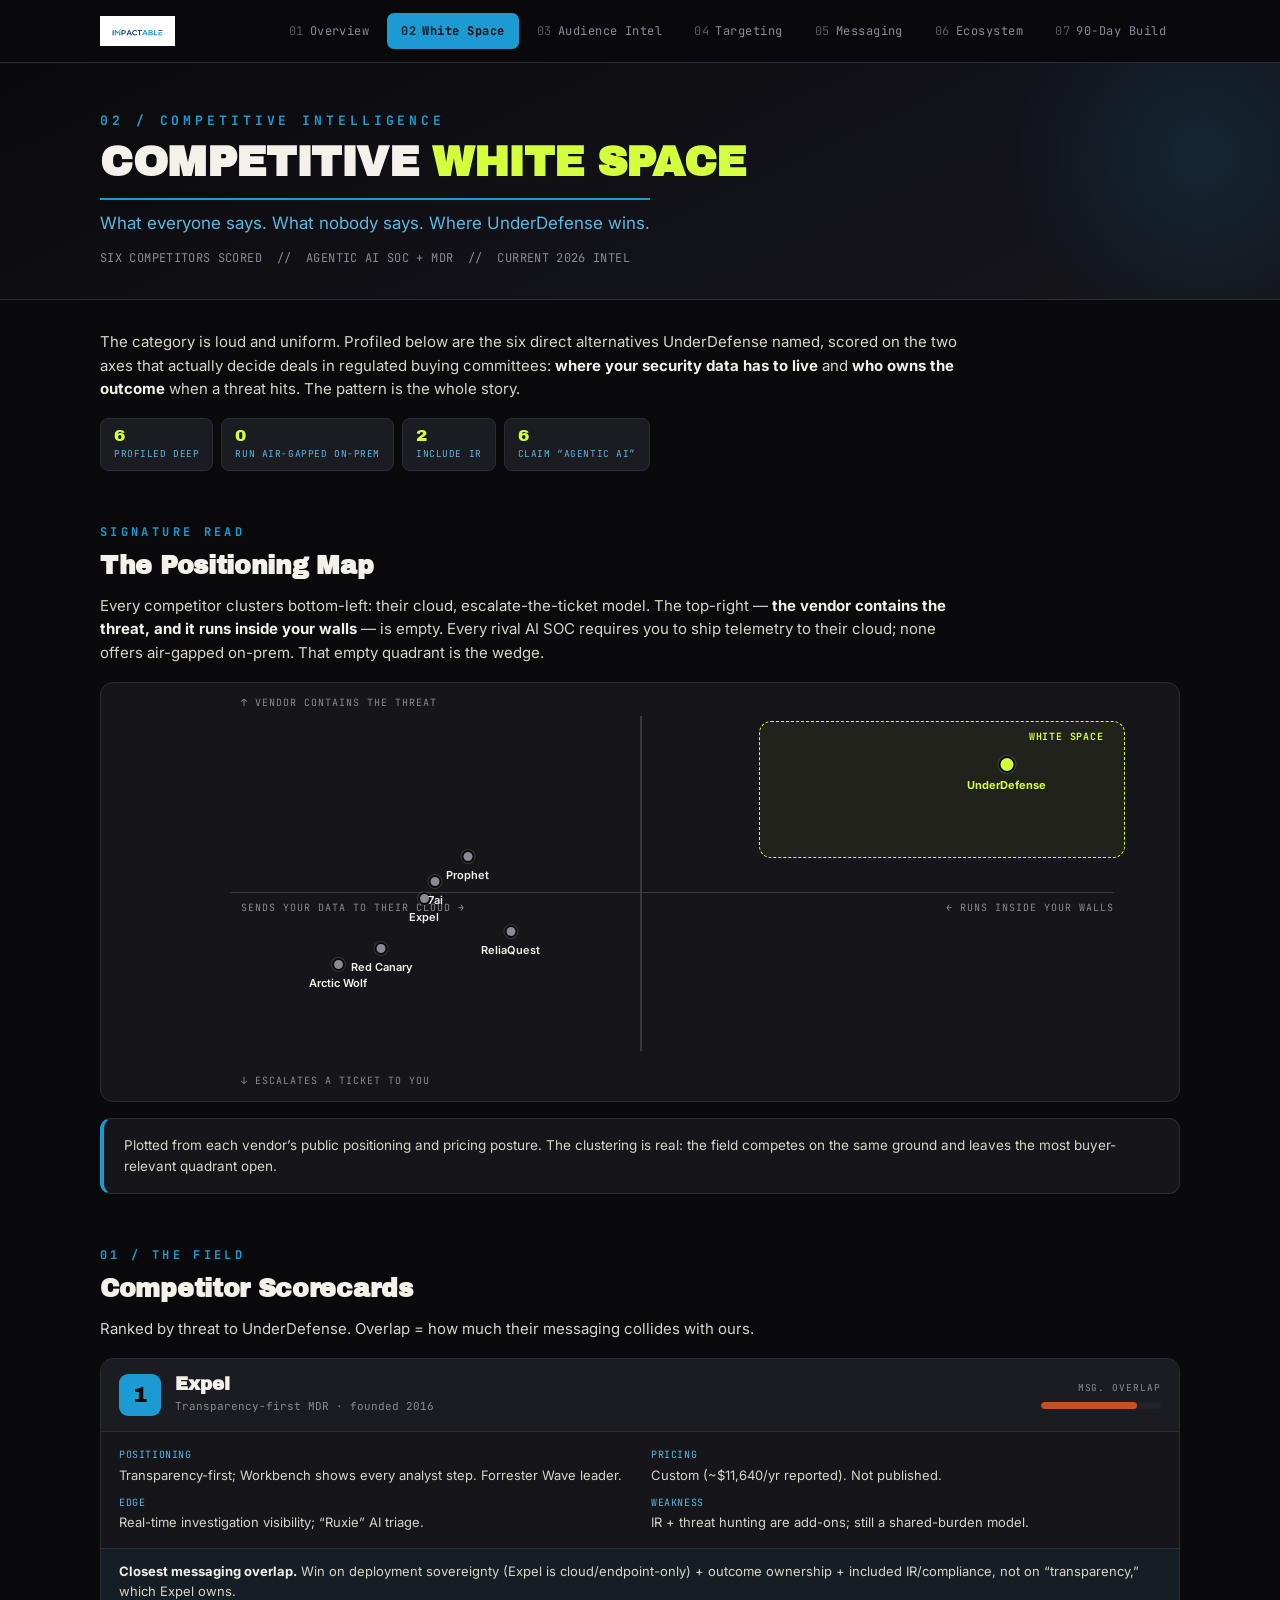
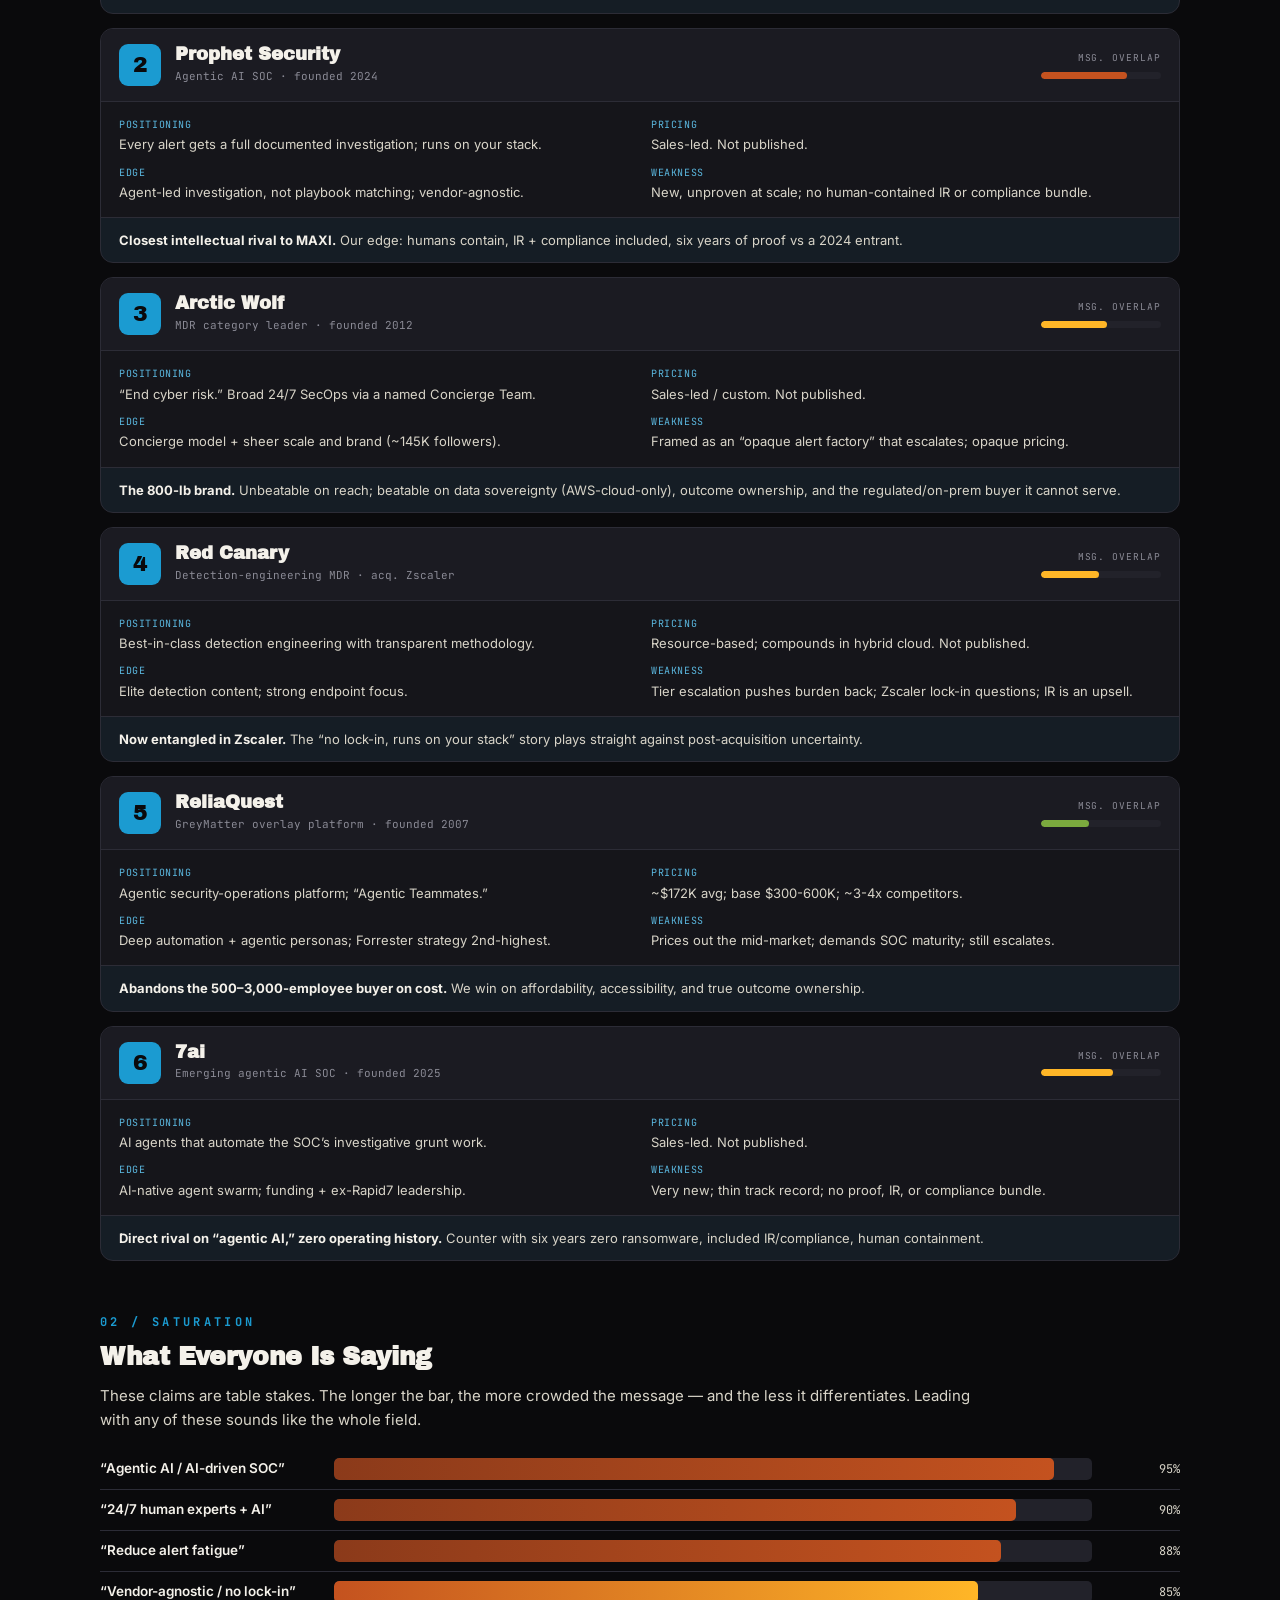
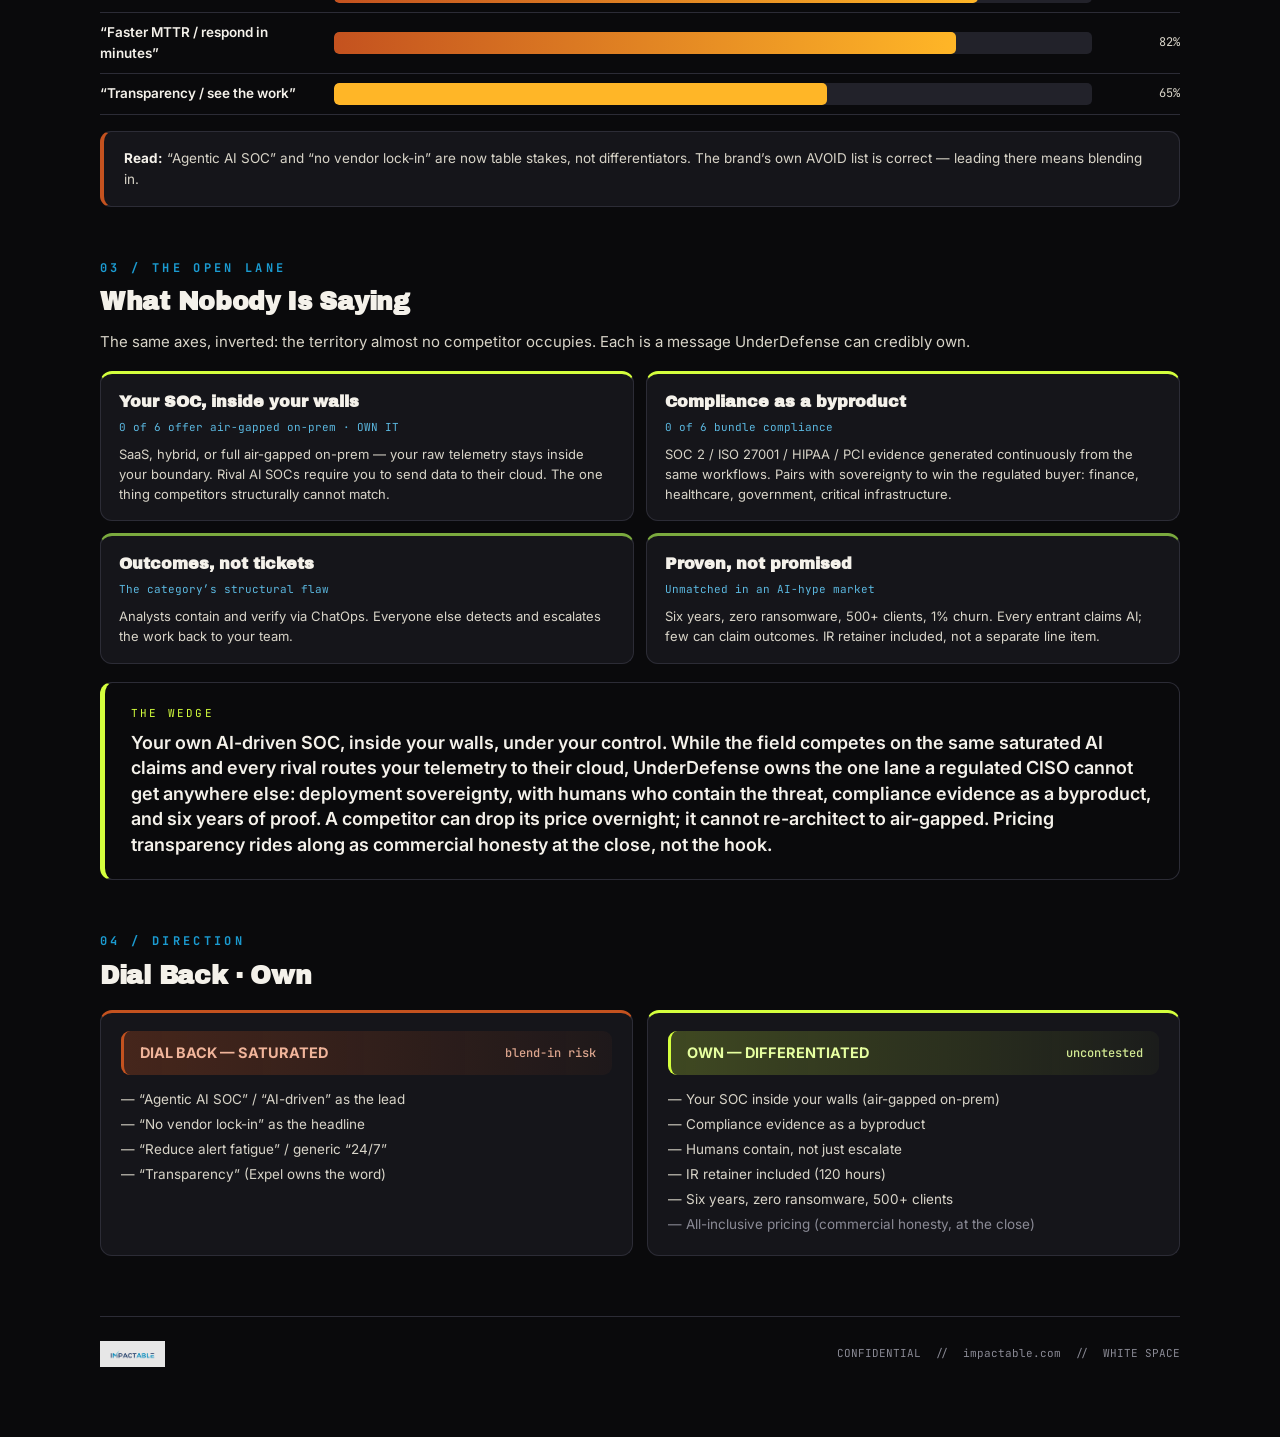
<file: white-space.html>
<!DOCTYPE html><html lang="en"><head>
<meta charset="utf-8"><meta name="viewport" content="width=device-width,initial-scale=1"><meta name="robots" content="noindex,nofollow">
<title>White Space — UnderDefense Intelligence Room</title>
<link rel="preconnect" href="https://fonts.googleapis.com"><link rel="preconnect" href="https://fonts.gstatic.com" crossorigin>
<link href="https://fonts.googleapis.com/css2?family=Archivo+Black&family=Inter:wght@400;500;600;700;800;900&family=JetBrains+Mono:wght@400;500;700&display=swap" rel="stylesheet">
<style>
/* ============================================================
   UNDERDEFENSE INTELLIGENCE ROOM — Shared Design System
   Impactable Brand Bible v2
   Linked by every page. Edit tokens here; all pages update.
   ============================================================ */
:root{
  --asphalt:#0A0A0C; --concrete:#15151A; --court:#22222A; --court2:#1B1B22;
  --border:#2C2C36; --border2:#393943;
  --blue:#1B9BD1; --blue-soft:#5BB8E0;
  --canopy:#D4FF3D; --moss:#7BAA3E; --rust:#8B3A1A; --terra:#C4521F; --clay:#FFB627;
  --bone:#F4F1EA; --chalk:#D8D4C8; --muted:#8A8A95;
  --li:#0A66C2; --gold:#D4A843;
  --maxw:1140px;
}
*{box-sizing:border-box;margin:0;padding:0}
html{scroll-behavior:smooth}
body{background:var(--asphalt);color:var(--bone);font-family:'Inter',system-ui,sans-serif;line-height:1.55;-webkit-font-smoothing:antialiased}
a{color:inherit;text-decoration:none}
.wrap{max-width:var(--maxw);margin:0 auto;padding:0 30px}
.mono{font-family:'JetBrains Mono',monospace}

/* ---------- top tab nav (shared) ---------- */
.nav{position:sticky;top:0;z-index:50;background:rgba(10,10,12,.86);backdrop-filter:blur(12px);border-bottom:1px solid var(--border)}
.nav .row{display:flex;align-items:center;gap:24px;height:62px;max-width:var(--maxw);margin:0 auto;padding:0 30px}
.brandmark{width:128px;height:30px;background-image:url('[data-uri]');background-size:contain;background-repeat:no-repeat;background-position:left center;flex:0 0 auto}
.tabs{display:flex;gap:4px;margin-left:auto;overflow-x:auto;scrollbar-width:none}
.tabs::-webkit-scrollbar{display:none}
.tab{font-family:'JetBrains Mono',monospace;font-size:12px;letter-spacing:.04em;color:var(--muted);padding:8px 13px;border-radius:7px;white-space:nowrap;border:1px solid transparent;transition:.15s}
.tab:hover{color:var(--bone);background:var(--concrete)}
.tab.active{color:var(--asphalt);background:var(--blue);font-weight:700}
.tab .n{opacity:.6;margin-right:6px}
.tab.active .n{opacity:.8}

/* ---------- section scaffolding ---------- */
.seckick{font-family:'JetBrains Mono',monospace;font-size:12px;letter-spacing:.28em;color:var(--blue);font-weight:700;text-transform:uppercase;margin-top:52px}
h2.sec{font-family:'Archivo Black',sans-serif;font-size:25px;margin:6px 0 8px;letter-spacing:-.3px}
.lead{color:var(--chalk);font-size:15px;max-width:880px;margin:6px 0 18px}
.lead b{color:var(--bone)}

/* ---------- hero ---------- */
.hero{background:linear-gradient(155deg,#0A0A0C 0%,#101019 55%,#15151A 100%);border-bottom:1px solid var(--border);padding:54px 0 46px;position:relative;overflow:hidden}
.hero::after{content:"";position:absolute;right:-150px;top:-130px;width:480px;height:480px;background:radial-gradient(circle,rgba(27,155,209,.16),transparent 65%)}
.hk{font-family:'JetBrains Mono',monospace;font-size:13px;letter-spacing:.3em;color:var(--blue);font-weight:700}
.htitle{font-family:'Archivo Black',sans-serif;font-size:52px;line-height:1.02;margin:12px 0 4px}
.htitle .c{color:var(--canopy)}
.hsub{font-size:19px;color:var(--blue-soft);margin-top:12px;border-top:2px solid var(--blue);padding-top:12px;display:inline-block}
.hmeta{font-family:'JetBrains Mono',monospace;font-size:12.5px;color:var(--muted);margin-top:16px;letter-spacing:.04em}

/* ---------- generic cards ---------- */
.grid{display:flex;flex-wrap:wrap;gap:14px}
.g2>*{flex:1 1 calc(50% - 7px)}.g3>*{flex:1 1 calc(33.333% - 10px)}.g4>*{flex:1 1 calc(25% - 11px)}
.card{background:var(--concrete);border:1px solid var(--border);border-radius:12px;padding:18px 20px}
.card.acc-blue{border-top:3px solid var(--blue)}.card.acc-canopy{border-top:3px solid var(--canopy)}
.card.acc-moss{border-top:3px solid var(--moss)}.card.acc-terra{border-top:3px solid var(--terra)}.card.acc-clay{border-top:3px solid var(--clay)}

/* ---------- callouts ---------- */
.callout{background:var(--asphalt);border:1px solid var(--border);border-left:5px solid var(--canopy);border-radius:12px;padding:22px 26px;margin-top:18px}
.callout .l{font-family:'JetBrains Mono',monospace;font-size:11px;letter-spacing:.2em;color:var(--canopy);text-transform:uppercase;margin-bottom:8px}
.callout p{font-size:18px;font-weight:600;color:var(--bone);line-height:1.42}
.note{background:var(--concrete);border:1px solid var(--border);border-left:4px solid var(--blue);border-radius:11px;padding:16px 20px;margin-top:16px;font-size:13.5px;color:var(--chalk)}
.note b{color:var(--bone)}

/* ---------- pills / badges ---------- */
.pill{font-family:'JetBrains Mono',monospace;font-size:10.5px;font-weight:700;padding:3px 9px;border-radius:5px;text-transform:uppercase}
.p-moss{background:var(--moss);color:#fff}.p-rust{background:var(--rust);color:#fff}.p-clay{background:var(--clay);color:var(--asphalt)}
.p-blue{background:var(--blue);color:#fff}.p-canopy{background:var(--canopy);color:var(--asphalt)}.p-gray{background:var(--court);color:var(--muted);border:1px solid var(--border2)}

/* ---------- tables ---------- */
table.grid-t{width:100%;border-collapse:collapse;margin-top:10px;font-size:13.5px;background:var(--concrete);border-radius:10px;overflow:hidden}
table.grid-t th{background:var(--court);color:var(--bone);font-family:'JetBrains Mono',monospace;font-size:11px;letter-spacing:.06em;text-transform:uppercase;text-align:left;padding:11px 14px;font-weight:700}
table.grid-t td{padding:11px 14px;border-top:1px solid var(--border);color:var(--chalk);vertical-align:top}
table.grid-t td b{color:var(--bone)}

/* ---------- story arc ---------- */
.arc{display:flex;align-items:stretch;gap:0;margin-top:18px;flex-wrap:wrap}
.arcstep{flex:1;min-width:150px;background:var(--concrete);border:1px solid var(--border);border-radius:11px;padding:15px;position:relative}
.arcstep .num{font-family:'JetBrains Mono',monospace;font-size:11px;color:var(--blue);font-weight:700}
.arcstep h4{font-size:14.5px;margin:6px 0 4px;color:var(--bone)}
.arcstep p{font-size:12.5px;color:var(--muted)}
.arcarrow{display:flex;align-items:center;color:var(--blue);font-size:20px;padding:0 4px}

/* ---------- module directory cards ---------- */
.mod{display:block;background:var(--concrete);border:1px solid var(--border);border-radius:13px;padding:20px 22px;transition:.16s;position:relative;overflow:hidden}
.mod:hover{border-color:var(--blue);transform:translateY(-2px)}
.mod .tagn{font-family:'JetBrains Mono',monospace;font-size:11px;color:var(--blue);letter-spacing:.12em}
.mod h3{font-family:'Archivo Black',sans-serif;font-size:19px;margin:7px 0 8px;color:var(--bone)}
.mod p{font-size:13.5px;color:var(--chalk);margin-bottom:14px}
.mod .open{font-family:'JetBrains Mono',monospace;font-size:12px;color:var(--canopy);font-weight:700}
.mod .open::after{content:" →"}

/* ---------- key numbers band ---------- */
.band{display:flex;flex-wrap:wrap;gap:14px;margin-top:18px}.band>*{flex:1 1 calc(25% - 11px)}
.stat{background:var(--court2);border:1px solid var(--border);border-radius:11px;padding:16px;text-align:center}
.stat .v{font-family:'Archivo Black',sans-serif;font-size:26px;color:var(--canopy);line-height:1}
.stat .k{font-family:'JetBrains Mono',monospace;font-size:10.5px;color:var(--blue-soft);text-transform:uppercase;letter-spacing:.08em;margin-top:8px}

/* ---------- budget bar ---------- */
.bbar{display:flex;height:50px;border-radius:9px;overflow:hidden;border:1px solid var(--border);margin-top:14px;font-family:'JetBrains Mono',monospace;font-weight:700}
.bbar div{display:flex;flex-direction:column;align-items:center;justify-content:center;font-size:12.5px;color:#fff;line-height:1.3}
.bbar div span{font-size:10.5px;font-weight:500;opacity:.85}
.b-li{background:var(--li);flex:45}.b-g{background:var(--gold);color:#1a1a1a !important;flex:50}.b-r{background:var(--court);flex:5}

/* ---------- footer ---------- */
.foot{margin-top:60px;border-top:1px solid var(--border);padding:24px 0 70px;display:flex;justify-content:space-between;align-items:center;flex-wrap:wrap;gap:14px}
.foot .fm{width:110px;height:26px;background-image:url('[data-uri]');background-size:contain;background-repeat:no-repeat;opacity:.9}
.foot .ft{font-family:'JetBrains Mono',monospace;font-size:11px;color:var(--muted)}

@media(max-width:820px){
  .g2>*,.g3>*,.g4>*,.band>*{flex:1 1 100%}
  .htitle{font-size:36px}
  .nav .row{gap:12px}.brandmark{width:104px}
  .arcarrow{transform:rotate(90deg)}
}

/* ============================================================
   REPORT-PAGE COMPONENTS (shared by tabs 02-06)
   ============================================================ */
/* compact report hero */
.rhero{padding:48px 0 32px;border-bottom:1px solid var(--border);background:linear-gradient(155deg,#0A0A0C 0%,#121219 60%,#15151A 100%);position:relative;overflow:hidden}
.rhero::after{content:"";position:absolute;right:-130px;top:-120px;width:420px;height:420px;background:radial-gradient(circle,rgba(27,155,209,.14),transparent 65%)}
.rhero h1{font-family:'Archivo Black',sans-serif;font-size:42px;line-height:1.03;margin:10px 0 4px;letter-spacing:-.4px}
.rhero h1 .c{color:var(--canopy)}
.rhero .rsub{font-size:17px;color:var(--blue-soft);margin-top:10px;border-top:2px solid var(--blue);padding-top:10px;display:inline-block}
.rhero .rmeta{font-family:'JetBrains Mono',monospace;font-size:12px;color:var(--muted);margin-top:12px;letter-spacing:.03em}

/* field / detail table */
.fd{width:100%;border-collapse:collapse;margin-top:10px;background:var(--concrete);border-radius:10px;overflow:hidden;font-size:13.5px}
.fd td{border-top:1px solid var(--border);padding:10px 14px;vertical-align:top}
.fd tr:first-child td{border-top:none}
.fd td.k{font-family:'JetBrains Mono',monospace;font-size:11px;color:var(--blue-soft);text-transform:uppercase;width:200px;letter-spacing:.03em;background:var(--court2)}
.fd td.v{color:var(--chalk)} .fd td.v b{color:var(--bone)}

/* competitor card */
.compcard{background:var(--concrete);border:1px solid var(--border);border-radius:12px;overflow:hidden;margin-bottom:14px}
.compcard .ch{display:flex;justify-content:space-between;align-items:baseline;gap:12px;padding:14px 18px;border-bottom:2px solid var(--blue);background:var(--court2)}
.compcard .ch h3{font-family:'Archivo Black',sans-serif;font-size:18px}
.compcard .ch .cmeta{font-family:'JetBrains Mono',monospace;font-size:11px;color:var(--muted);text-align:right}

/* pillar block */
.pillar{margin-top:20px}
.pillar .ph{font-family:'Archivo Black',sans-serif;font-size:18px;padding-bottom:7px;border-bottom:2px solid var(--blue);margin-bottom:6px}
.pillar.acc-terra .ph{border-color:var(--terra)} .pillar.acc-moss .ph{border-color:var(--moss)}
.pillar.acc-blue .ph{border-color:var(--blue)} .pillar.acc-clay .ph{border-color:var(--clay)}
.sample{color:var(--muted);font-style:italic}

/* funnel stage block */
.stage{border:1px solid var(--border);border-radius:12px;padding:16px 18px;margin-top:12px;background:var(--concrete)}
.stage.s-tof{border-top:3px solid var(--terra)} .stage.s-mof{border-top:3px solid var(--clay)}
.stage.s-bof{border-top:3px solid var(--moss)} .stage.s-accel{border-top:3px solid var(--blue)}
.stage .sh{display:flex;align-items:baseline;gap:12px;margin-bottom:6px;flex-wrap:wrap}
.stage .sh h4{font-family:'Archivo Black',sans-serif;font-size:16px}
.stage .sh .goal{font-family:'JetBrains Mono',monospace;font-size:12px;color:var(--blue-soft)}
.stage p{font-size:13.5px;color:var(--chalk)}
.stage .fmt{font-family:'JetBrains Mono',monospace;font-size:11.5px;color:var(--muted);margin-top:8px}
.stage .fmt b{color:var(--chalk)}

/* tier label + warm pool block (targeting-style, shared) */
.tierlabel{font-family:'JetBrains Mono',monospace;font-size:12.5px;letter-spacing:.16em;text-transform:uppercase;font-weight:700;margin:24px 0 10px;display:flex;align-items:center;gap:10px}
.tierlabel .dot{width:10px;height:10px;border-radius:2px}

/* own/gap/lever columns (ecosystem) */
.ogl{display:flex;flex-wrap:wrap;gap:14px;margin-top:14px}.ogl>.col{flex:1 1 calc(33.333% - 10px)}
.ogl .col{border:1px solid var(--border);border-radius:12px;padding:16px 18px;background:var(--concrete)}
.ogl .col h4{font-family:'Archivo Black',sans-serif;font-size:15px;margin-bottom:10px;display:flex;align-items:center;gap:8px}
.ogl .own h4{color:var(--canopy)} .ogl .gap h4{color:var(--clay)} .ogl .lever h4{color:var(--blue-soft)}
.ogl ul{list-style:none} .ogl li{font-size:13px;color:var(--chalk);padding-left:15px;position:relative;margin-bottom:8px;line-height:1.45}
.ogl li::before{content:"";position:absolute;left:0;top:7px;width:6px;height:6px;border-radius:50%}
.ogl .own li::before{background:var(--canopy)} .ogl .gap li::before{background:var(--clay)} .ogl .lever li::before{background:var(--blue)}
@media(max-width:820px){.ogl>.col{flex:1 1 100%}}

/* ============================================================
   RICH COMPONENTS v2 — shared device family for rebuilt pages
   (banners, scorecards, bars, framework blocks, matrices)
   ============================================================ */
/* channel/section banner (from 90-day build, generalized) */
.xbanner{display:flex;align-items:center;gap:11px;padding:11px 16px;border-radius:9px;margin:18px 0 12px;font-weight:700;font-size:14.5px}
.xbanner .br{margin-left:auto;font-family:'JetBrains Mono',monospace;font-size:12px;font-weight:500;opacity:.9}
.xb-blue{background:linear-gradient(90deg,rgba(27,155,209,.30),rgba(27,155,209,.05));border-left:3px solid var(--blue);color:#bfe6f7}
.xb-canopy{background:linear-gradient(90deg,rgba(212,255,61,.22),rgba(212,255,61,.03));border-left:3px solid var(--canopy);color:#e6ffa0}
.xb-terra{background:linear-gradient(90deg,rgba(196,82,31,.28),rgba(196,82,31,.05));border-left:3px solid var(--terra);color:#f0b49a}
.xb-clay{background:linear-gradient(90deg,rgba(255,182,39,.26),rgba(255,182,39,.04));border-left:3px solid var(--clay);color:#ffd98a}
.xb-moss{background:linear-gradient(90deg,rgba(123,170,62,.30),rgba(123,170,62,.05));border-left:3px solid var(--moss);color:#cfe6a0}

/* scorecard (competitor / persona signature card) */
.score{background:var(--concrete);border:1px solid var(--border);border-radius:13px;overflow:hidden;margin-bottom:14px}
.score .sc-h{display:flex;align-items:center;gap:14px;padding:15px 18px;background:var(--court2);border-bottom:1px solid var(--border)}
.score .sc-rank{font-family:'Archivo Black',sans-serif;font-size:22px;color:var(--asphalt);background:var(--blue);width:42px;height:42px;border-radius:9px;display:flex;align-items:center;justify-content:center;flex:0 0 auto}
.score .sc-t{flex:1}
.score .sc-t h3{font-family:'Archivo Black',sans-serif;font-size:18px;line-height:1.1}
.score .sc-t .sub{font-family:'JetBrains Mono',monospace;font-size:11px;color:var(--muted);margin-top:3px}
.score .sc-meter{flex:0 0 auto;text-align:right}
.score .sc-meter .lab{font-family:'JetBrains Mono',monospace;font-size:9.5px;color:var(--muted);text-transform:uppercase;letter-spacing:.1em}
.score .sc-body{padding:15px 18px;display:flex;flex-wrap:wrap;gap:10px 22px}.score .sc-row{flex:1 1 calc(50% - 11px)}
.score .sc-row{font-size:13px}
.score .sc-row .k{font-family:'JetBrains Mono',monospace;font-size:10px;color:var(--blue-soft);text-transform:uppercase;letter-spacing:.06em;display:block;margin-bottom:2px}
.score .sc-row .v{color:var(--chalk)}
.score .sc-take{padding:12px 18px;background:rgba(27,155,209,.06);border-top:1px solid var(--border);font-size:13px;color:var(--chalk)}
.score .sc-take b{color:var(--bone)}
@media(max-width:820px){.score .sc-row{flex:1 1 100%}}

/* horizontal meter bar (saturation, intensity) */
.meter{height:7px;border-radius:4px;background:var(--court);overflow:hidden;margin-top:6px;width:120px}
.meter > i{display:block;height:100%;border-radius:4px}
.bar-row{display:flex;align-items:center;gap:14px;padding:9px 0;border-bottom:1px solid var(--border)}.bar-row .bl{flex:0 0 220px}.bar-row .bt{flex:1}.bar-row .bv{flex:0 0 74px}
.bar-row .bl{font-size:13.5px;color:var(--bone);font-weight:600}
.bar-row .bt{height:22px;border-radius:5px;background:var(--court);overflow:hidden;position:relative}
.bar-row .bt > i{display:block;height:100%;border-radius:5px}
.bar-row .bv{font-family:'JetBrains Mono',monospace;font-size:12px;text-align:right;color:var(--chalk)}

/* two-axis positioning map */
.posmap{position:relative;background:var(--concrete);border:1px solid var(--border);border-radius:13px;height:420px;margin-top:14px;overflow:hidden}
.posmap .axis{position:absolute;background:var(--border2)}
.posmap .axl{position:absolute;font-family:'JetBrains Mono',monospace;font-size:10px;color:var(--muted);text-transform:uppercase;letter-spacing:.1em}
.posmap .dot{position:absolute;transform:translate(-50%,-50%);text-align:center}
.posmap .dot .pt{width:13px;height:13px;border-radius:50%;margin:0 auto 4px;border:2px solid var(--asphalt);box-shadow:0 0 0 1px rgba(255,255,255,.15)}
.posmap .dot .nm{font-size:11px;color:var(--bone);font-weight:600;white-space:nowrap}
.posmap .zone{position:absolute;border:1.5px dashed var(--canopy);border-radius:12px;background:rgba(212,255,61,.06)}
.posmap .zlab{position:absolute;font-family:'JetBrains Mono',monospace;font-size:10px;color:var(--canopy);font-weight:700;letter-spacing:.08em}

/* numbered framework steps (ladder/flow) */
.ladder{display:flex;flex-direction:column;gap:10px;margin-top:14px}
.rung{display:flex;gap:14px;align-items:stretch;background:var(--concrete);border:1px solid var(--border);border-radius:12px;overflow:hidden}
.rung .rn{flex:0 0 64px;display:flex;align-items:center;justify-content:center;font-family:'Archivo Black',sans-serif;font-size:26px;color:var(--asphalt)}
.rung .rc{padding:14px 16px;flex:1}
.rung .rc h4{font-size:15.5px;color:var(--bone);margin-bottom:3px}
.rung .rc p{font-size:13px;color:var(--chalk)}
.rung .rc .rmeta{font-family:'JetBrains Mono',monospace;font-size:11px;color:var(--muted);margin-top:6px}
.rung.r-canopy .rn{background:var(--canopy)} .rung.r-blue .rn{background:var(--blue)} .rung.r-terra .rn{background:var(--terra);color:#fff} .rung.r-moss .rn{background:var(--moss);color:#fff} .rung.r-clay .rn{background:var(--clay)}

/* mini stat inline chips */
.chips{display:flex;flex-wrap:wrap;gap:8px;margin-top:10px}
.chip{background:var(--court2);border:1px solid var(--border);border-radius:8px;padding:8px 13px}
.chip .cv{font-family:'Archivo Black',sans-serif;font-size:17px;color:var(--canopy);line-height:1}
.chip .ck{font-family:'JetBrains Mono',monospace;font-size:9.5px;color:var(--blue-soft);text-transform:uppercase;letter-spacing:.06em;margin-top:3px}

/* funnel pillar/quadrant grid */
.quad{display:flex;flex-wrap:wrap;gap:12px;margin-top:14px}.quad>*{flex:1 1 calc(50% - 6px)}
.qcell{border:1px solid var(--border);border-radius:12px;padding:16px 18px;background:var(--concrete);border-top:3px solid var(--blue)}
.qcell.q-terra{border-top-color:var(--terra)} .qcell.q-moss{border-top-color:var(--moss)} .qcell.q-clay{border-top-color:var(--clay)} .qcell.q-canopy{border-top-color:var(--canopy)}
.qcell h4{font-family:'Archivo Black',sans-serif;font-size:16px;margin-bottom:4px}
.qcell .qsub{font-family:'JetBrains Mono',monospace;font-size:11px;color:var(--blue-soft);margin-bottom:8px}
.qcell p{font-size:13px;color:var(--chalk)}
@media(max-width:820px){.quad>*{flex:1 1 100%} .bar-row .bl{flex:0 0 120px} .bar-row .bv{flex:0 0 50px}}

/* ecosystem system-loop visual */
.loop{display:flex;align-items:stretch;gap:0;margin-top:14px;flex-wrap:wrap}
.lnode{flex:1;min-width:150px;background:var(--concrete);border:1px solid var(--border);border-radius:11px;padding:13px 14px;text-align:center;position:relative}
.lnode .lk{font-family:'JetBrains Mono',monospace;font-size:9.5px;letter-spacing:.08em;text-transform:uppercase;margin-bottom:5px}
.lnode h4{font-size:13.5px;color:var(--bone);line-height:1.2}
.lnode p{font-size:11px;color:var(--muted);margin-top:4px}
.lnode.own{border-top:3px solid var(--canopy)} .lnode.own .lk{color:var(--canopy)}
.lnode.play{border-top:3px solid var(--blue)} .lnode.play .lk{color:var(--blue-soft)}
.lnode.gap{border-top:3px solid var(--rust)} .lnode.gap .lk{color:#c0654a}
.larr{display:flex;align-items:center;color:var(--blue);font-size:19px;padding:0 5px}
.broken{margin-top:12px;border:1.5px dashed var(--rust);border-radius:10px;padding:11px 16px;background:rgba(139,58,26,.1);font-size:13px;color:#e0a48c;display:flex;align-items:center;gap:10px}
.broken b{color:#e8765a}
@media(max-width:820px){.larr{transform:rotate(90deg)} .lnode{min-width:0}}


/* maturity mountain (overview signature) */
.mountain{display:flex;align-items:flex-end;gap:10px;margin-top:18px;min-height:250px}
.mstage{flex:1;display:flex;flex-direction:column;justify-content:flex-end}
.mbar{border-radius:10px 10px 0 0;padding:14px 10px 12px;border:1px solid var(--border);border-bottom:none;min-height:70px;display:flex;flex-direction:column;justify-content:flex-start}
.mbar .ms{font-family:'JetBrains Mono',monospace;font-size:10px;letter-spacing:.06em;opacity:.85;margin-bottom:4px}
.mbar .mt{font-family:'Archivo Black',sans-serif;font-size:15px;line-height:1.05}
.mbar .md{font-size:11px;margin-top:6px;line-height:1.35}
.m-done{background:linear-gradient(180deg,rgba(123,170,62,.34),rgba(123,170,62,.12));border-color:var(--moss)}
.m-done .ms{color:var(--moss)} .m-done .mt{color:var(--bone)} .m-done .md{color:var(--chalk)}
.m-here{background:linear-gradient(180deg,rgba(27,155,209,.4),rgba(212,255,61,.12));border:2px solid var(--canopy)}
.m-here .ms{color:var(--canopy)} .m-here .mt{color:#fff} .m-here .md{color:var(--bone)}
.m-next{background:linear-gradient(180deg,rgba(255,182,39,.26),rgba(255,182,39,.06));border-color:var(--clay)}
.m-next .ms{color:var(--clay)} .m-next .mt{color:var(--bone)} .m-next .md{color:var(--chalk)}
.m-future{background:var(--court2)}
.m-future .ms{color:var(--muted)} .m-future .mt{color:var(--muted)} .m-future .md{color:var(--muted)}
.mbase{display:flex;gap:10px;margin-top:6px}
.mbase div{flex:1;text-align:center;font-family:'JetBrains Mono',monospace;font-size:10px;color:var(--muted)}
@media(max-width:820px){.mountain{min-height:0;flex-direction:column}.mstage{width:100%}.mbar{min-height:0}}

</style>
</head><body>
<nav class="nav"><div class="row">
  <a class="brandmark" href="index.html" aria-label="Impactable"></a>
  <div class="tabs">
    <a class="tab" href="index.html"><span class="n">01</span>Overview</a>
    <a class="tab active" href="white-space.html"><span class="n">02</span>White Space</a>
    <a class="tab" href="audience-intel.html"><span class="n">03</span>Audience Intel</a>
    <a class="tab" href="targeting.html"><span class="n">04</span>Targeting</a>
    <a class="tab" href="messaging.html"><span class="n">05</span>Messaging</a>
    <a class="tab" href="ecosystem.html"><span class="n">06</span>Ecosystem</a>
    <a class="tab" href="campaign-build.html"><span class="n">07</span>90-Day Build</a>
  </div>
</div></nav>

<div class="rhero"><div class="wrap">
  <div class="hk">02 / COMPETITIVE INTELLIGENCE</div>
  <h1>COMPETITIVE <span class="c">WHITE SPACE</span></h1>
  <div class="rsub">What everyone says. What nobody says. Where UnderDefense wins.</div>
  <div class="rmeta">SIX COMPETITORS SCORED &nbsp;//&nbsp; AGENTIC AI SOC + MDR &nbsp;//&nbsp; CURRENT 2026 INTEL</div>
</div></div>

<div class="wrap">
  <p class="lead" style="margin-top:30px">The category is loud and uniform. Profiled below are the six direct alternatives UnderDefense named, scored on the two axes that actually decide deals in regulated buying committees: <b>where your security data has to live</b> and <b>who owns the outcome</b> when a threat hits. The pattern is the whole story.</p>
  <div class="chips">
    <div class="chip"><div class="cv">6</div><div class="ck">Profiled deep</div></div>
    <div class="chip"><div class="cv">0</div><div class="ck">Run air-gapped on-prem</div></div>
    <div class="chip"><div class="cv">2</div><div class="ck">Include IR</div></div>
    <div class="chip"><div class="cv">6</div><div class="ck">Claim &ldquo;agentic AI&rdquo;</div></div>
  </div>

  <!-- SIGNATURE VISUAL: POSITIONING MAP -->
  <div class="seckick">Signature read</div>
  <h2 class="sec">The Positioning Map</h2>
  <p class="lead">Every competitor clusters bottom-left: their cloud, escalate-the-ticket model. The top-right &mdash; <b>the vendor contains the threat, and it runs inside your walls</b> &mdash; is empty. Every rival AI SOC requires you to ship telemetry to their cloud; none offers air-gapped on-prem. That empty quadrant is the wedge.</p>
  <div class="posmap">
    <!-- axes -->
    <div class="axis" style="left:12%;right:6%;top:50%;height:1.5px"></div>
    <div class="axis" style="top:8%;bottom:12%;left:50%;width:1.5px"></div>
    <div class="axl" style="left:13%;top:3%">&uarr; VENDOR CONTAINS THE THREAT</div>
    <div class="axl" style="left:13%;bottom:3%">&darr; ESCALATES A TICKET TO YOU</div>
    <div class="axl" style="left:13%;top:52%;transform:rotate(0)">SENDS YOUR DATA TO THEIR CLOUD &rarr;</div>
    <div class="axl" style="right:6%;top:52%;text-align:right">&larr; RUNS INSIDE YOUR WALLS</div>
    <!-- white space zone -->
    <div class="zone" style="right:5%;top:9%;width:34%;height:33%"></div>
    <div class="zlab" style="right:7%;top:11%">WHITE SPACE</div>
    <!-- dots: left% = data location (left=their cloud, right=your walls); top% smaller=contain -->
    <div class="dot" style="left:22%;top:70%"><div class="pt" style="background:#8A8A95"></div><div class="nm">Arctic Wolf</div></div>
    <div class="dot" style="left:30%;top:54%"><div class="pt" style="background:#8A8A95"></div><div class="nm">Expel</div></div>
    <div class="dot" style="left:38%;top:62%"><div class="pt" style="background:#8A8A95"></div><div class="nm">ReliaQuest</div></div>
    <div class="dot" style="left:26%;top:66%"><div class="pt" style="background:#8A8A95"></div><div class="nm">Red Canary</div></div>
    <div class="dot" style="left:34%;top:44%"><div class="pt" style="background:#8A8A95"></div><div class="nm">Prophet</div></div>
    <div class="dot" style="left:31%;top:50%"><div class="pt" style="background:#8A8A95"></div><div class="nm">7ai</div></div>
    <div class="dot" style="left:84%;top:22%"><div class="pt" style="background:var(--canopy);width:17px;height:17px"></div><div class="nm" style="color:var(--canopy);font-weight:700">UnderDefense</div></div>
  </div>
  <div class="note">Plotted from each vendor&rsquo;s public positioning and pricing posture. The clustering is real: the field competes on the same ground and leaves the most buyer-relevant quadrant open.</div>

  <!-- COMPETITOR SCORECARDS -->
  <div class="seckick">01 / The Field</div>
  <h2 class="sec">Competitor Scorecards</h2>
  <p class="lead">Ranked by threat to UnderDefense. Overlap = how much their messaging collides with ours.</p>

  <div class="score"><div class="sc-h"><div class="sc-rank">1</div><div class="sc-t"><h3>Expel</h3><div class="sub">Transparency-first MDR &middot; founded 2016</div></div><div class="sc-meter"><div class="lab">Msg. overlap</div><div class="meter" style="margin-left:auto"><i style="width:80%;background:var(--terra)"></i></div></div></div>
    <div class="sc-body">
      <div class="sc-row"><span class="k">Positioning</span><span class="v">Transparency-first; Workbench shows every analyst step. Forrester Wave leader.</span></div>
      <div class="sc-row"><span class="k">Pricing</span><span class="v">Custom (~$11,640/yr reported). Not published.</span></div>
      <div class="sc-row"><span class="k">Edge</span><span class="v">Real-time investigation visibility; &ldquo;Ruxie&rdquo; AI triage.</span></div>
      <div class="sc-row"><span class="k">Weakness</span><span class="v">IR + threat hunting are add-ons; still a shared-burden model.</span></div>
    </div>
    <div class="sc-take"><b>Closest messaging overlap.</b> Win on deployment sovereignty (Expel is cloud/endpoint-only) + outcome ownership + included IR/compliance, not on &ldquo;transparency,&rdquo; which Expel owns.</div></div>

  <div class="score"><div class="sc-h"><div class="sc-rank">2</div><div class="sc-t"><h3>Prophet Security</h3><div class="sub">Agentic AI SOC &middot; founded 2024</div></div><div class="sc-meter"><div class="lab">Msg. overlap</div><div class="meter" style="margin-left:auto"><i style="width:72%;background:var(--terra)"></i></div></div></div>
    <div class="sc-body">
      <div class="sc-row"><span class="k">Positioning</span><span class="v">Every alert gets a full documented investigation; runs on your stack.</span></div>
      <div class="sc-row"><span class="k">Pricing</span><span class="v">Sales-led. Not published.</span></div>
      <div class="sc-row"><span class="k">Edge</span><span class="v">Agent-led investigation, not playbook matching; vendor-agnostic.</span></div>
      <div class="sc-row"><span class="k">Weakness</span><span class="v">New, unproven at scale; no human-contained IR or compliance bundle.</span></div>
    </div>
    <div class="sc-take"><b>Closest intellectual rival to MAXI.</b> Our edge: humans contain, IR + compliance included, six years of proof vs a 2024 entrant.</div></div>

  <div class="score"><div class="sc-h"><div class="sc-rank">3</div><div class="sc-t"><h3>Arctic Wolf</h3><div class="sub">MDR category leader &middot; founded 2012</div></div><div class="sc-meter"><div class="lab">Msg. overlap</div><div class="meter" style="margin-left:auto"><i style="width:55%;background:var(--clay)"></i></div></div></div>
    <div class="sc-body">
      <div class="sc-row"><span class="k">Positioning</span><span class="v">&ldquo;End cyber risk.&rdquo; Broad 24/7 SecOps via a named Concierge Team.</span></div>
      <div class="sc-row"><span class="k">Pricing</span><span class="v">Sales-led / custom. Not published.</span></div>
      <div class="sc-row"><span class="k">Edge</span><span class="v">Concierge model + sheer scale and brand (~145K followers).</span></div>
      <div class="sc-row"><span class="k">Weakness</span><span class="v">Framed as an &ldquo;opaque alert factory&rdquo; that escalates; opaque pricing.</span></div>
    </div>
    <div class="sc-take"><b>The 800-lb brand.</b> Unbeatable on reach; beatable on data sovereignty (AWS-cloud-only), outcome ownership, and the regulated/on-prem buyer it cannot serve.</div></div>

  <div class="score"><div class="sc-h"><div class="sc-rank">4</div><div class="sc-t"><h3>Red Canary</h3><div class="sub">Detection-engineering MDR &middot; acq. Zscaler</div></div><div class="sc-meter"><div class="lab">Msg. overlap</div><div class="meter" style="margin-left:auto"><i style="width:48%;background:var(--clay)"></i></div></div></div>
    <div class="sc-body">
      <div class="sc-row"><span class="k">Positioning</span><span class="v">Best-in-class detection engineering with transparent methodology.</span></div>
      <div class="sc-row"><span class="k">Pricing</span><span class="v">Resource-based; compounds in hybrid cloud. Not published.</span></div>
      <div class="sc-row"><span class="k">Edge</span><span class="v">Elite detection content; strong endpoint focus.</span></div>
      <div class="sc-row"><span class="k">Weakness</span><span class="v">Tier escalation pushes burden back; Zscaler lock-in questions; IR is an upsell.</span></div>
    </div>
    <div class="sc-take"><b>Now entangled in Zscaler.</b> The &ldquo;no lock-in, runs on your stack&rdquo; story plays straight against post-acquisition uncertainty.</div></div>

  <div class="score"><div class="sc-h"><div class="sc-rank">5</div><div class="sc-t"><h3>ReliaQuest</h3><div class="sub">GreyMatter overlay platform &middot; founded 2007</div></div><div class="sc-meter"><div class="lab">Msg. overlap</div><div class="meter" style="margin-left:auto"><i style="width:40%;background:var(--moss)"></i></div></div></div>
    <div class="sc-body">
      <div class="sc-row"><span class="k">Positioning</span><span class="v">Agentic security-operations platform; &ldquo;Agentic Teammates.&rdquo;</span></div>
      <div class="sc-row"><span class="k">Pricing</span><span class="v">~$172K avg; base $300-600K; ~3-4x competitors.</span></div>
      <div class="sc-row"><span class="k">Edge</span><span class="v">Deep automation + agentic personas; Forrester strategy 2nd-highest.</span></div>
      <div class="sc-row"><span class="k">Weakness</span><span class="v">Prices out the mid-market; demands SOC maturity; still escalates.</span></div>
    </div>
    <div class="sc-take"><b>Abandons the 500–3,000-employee buyer on cost.</b> We win on affordability, accessibility, and true outcome ownership.</div></div>

  <div class="score"><div class="sc-h"><div class="sc-rank">6</div><div class="sc-t"><h3>7ai</h3><div class="sub">Emerging agentic AI SOC &middot; founded 2025</div></div><div class="sc-meter"><div class="lab">Msg. overlap</div><div class="meter" style="margin-left:auto"><i style="width:60%;background:var(--clay)"></i></div></div></div>
    <div class="sc-body">
      <div class="sc-row"><span class="k">Positioning</span><span class="v">AI agents that automate the SOC&rsquo;s investigative grunt work.</span></div>
      <div class="sc-row"><span class="k">Pricing</span><span class="v">Sales-led. Not published.</span></div>
      <div class="sc-row"><span class="k">Edge</span><span class="v">AI-native agent swarm; funding + ex-Rapid7 leadership.</span></div>
      <div class="sc-row"><span class="k">Weakness</span><span class="v">Very new; thin track record; no proof, IR, or compliance bundle.</span></div>
    </div>
    <div class="sc-take"><b>Direct rival on &ldquo;agentic AI,&rdquo; zero operating history.</b> Counter with six years zero ransomware, included IR/compliance, human containment.</div></div>

  <!-- SATURATION BARS -->
  <div class="seckick">02 / Saturation</div>
  <h2 class="sec">What Everyone Is Saying</h2>
  <p class="lead">These claims are table stakes. The longer the bar, the more crowded the message &mdash; and the less it differentiates. Leading with any of these sounds like the whole field.</p>
  <div style="margin-top:8px">
    <div class="bar-row"><div class="bl">&ldquo;Agentic AI / AI-driven SOC&rdquo;</div><div class="bt"><i style="width:95%;background:linear-gradient(90deg,var(--rust),var(--terra))"></i></div><div class="bv">95%</div></div>
    <div class="bar-row"><div class="bl">&ldquo;24/7 human experts + AI&rdquo;</div><div class="bt"><i style="width:90%;background:linear-gradient(90deg,var(--rust),var(--terra))"></i></div><div class="bv">90%</div></div>
    <div class="bar-row"><div class="bl">&ldquo;Reduce alert fatigue&rdquo;</div><div class="bt"><i style="width:88%;background:linear-gradient(90deg,var(--rust),var(--terra))"></i></div><div class="bv">88%</div></div>
    <div class="bar-row"><div class="bl">&ldquo;Vendor-agnostic / no lock-in&rdquo;</div><div class="bt"><i style="width:85%;background:linear-gradient(90deg,var(--terra),var(--clay))"></i></div><div class="bv">85%</div></div>
    <div class="bar-row"><div class="bl">&ldquo;Faster MTTR / respond in minutes&rdquo;</div><div class="bt"><i style="width:82%;background:linear-gradient(90deg,var(--terra),var(--clay))"></i></div><div class="bv">82%</div></div>
    <div class="bar-row"><div class="bl">&ldquo;Transparency / see the work&rdquo;</div><div class="bt"><i style="width:65%;background:var(--clay)"></i></div><div class="bv">65%</div></div>
  </div>
  <div class="note" style="border-left-color:var(--terra)"><b>Read:</b> &ldquo;Agentic AI SOC&rdquo; and &ldquo;no vendor lock-in&rdquo; are now table stakes, not differentiators. The brand&rsquo;s own AVOID list is correct &mdash; leading there means blending in.</div>

  <!-- WHITE SPACE OPPORTUNITY -->
  <div class="seckick">03 / The Open Lane</div>
  <h2 class="sec">What Nobody Is Saying</h2>
  <p class="lead">The same axes, inverted: the territory almost no competitor occupies. Each is a message UnderDefense can credibly own.</p>
  <div class="quad">
    <div class="qcell q-canopy"><h4>Your SOC, inside your walls</h4><div class="qsub">0 of 6 offer air-gapped on-prem &middot; OWN IT</div><p>SaaS, hybrid, or full air-gapped on-prem &mdash; your raw telemetry stays inside your boundary. Rival AI SOCs require you to send data to their cloud. The one thing competitors structurally cannot match.</p></div>
    <div class="qcell q-canopy"><h4>Compliance as a byproduct</h4><div class="qsub">0 of 6 bundle compliance</div><p>SOC 2 / ISO 27001 / HIPAA / PCI evidence generated continuously from the same workflows. Pairs with sovereignty to win the regulated buyer: finance, healthcare, government, critical infrastructure.</p></div>
    <div class="qcell q-moss"><h4>Outcomes, not tickets</h4><div class="qsub">The category&rsquo;s structural flaw</div><p>Analysts contain and verify via ChatOps. Everyone else detects and escalates the work back to your team.</p></div>
    <div class="qcell q-moss"><h4>Proven, not promised</h4><div class="qsub">Unmatched in an AI-hype market</div><p>Six years, zero ransomware, 500+ clients, 1% churn. Every entrant claims AI; few can claim outcomes. IR retainer included, not a separate line item.</p></div>
  </div>
  <div class="callout"><div class="l">The wedge</div>
    <p>Your own AI-driven SOC, inside your walls, under your control. While the field competes on the same saturated AI claims and every rival routes your telemetry to their cloud, UnderDefense owns the one lane a regulated CISO cannot get anywhere else: deployment sovereignty, with humans who contain the threat, compliance evidence as a byproduct, and six years of proof. A competitor can drop its price overnight; it cannot re-architect to air-gapped. Pricing transparency rides along as commercial honesty at the close, not the hook.</p></div>

  <!-- UVP DIRECTION -->
  <div class="seckick">04 / Direction</div>
  <h2 class="sec">Dial Back &middot; Own</h2>
  <div class="grid g2" style="margin-top:14px">
    <div class="card acc-terra"><div class="xbanner xb-terra" style="margin-top:0">DIAL BACK &mdash; SATURATED<span class="br">blend-in risk</span></div>
      <ul style="list-style:none;font-size:13.5px;color:var(--chalk);line-height:1.85">
        <li>&mdash; &ldquo;Agentic AI SOC&rdquo; / &ldquo;AI-driven&rdquo; as the lead</li>
        <li>&mdash; &ldquo;No vendor lock-in&rdquo; as the headline</li>
        <li>&mdash; &ldquo;Reduce alert fatigue&rdquo; / generic &ldquo;24/7&rdquo;</li>
        <li>&mdash; &ldquo;Transparency&rdquo; (Expel owns the word)</li>
      </ul></div>
    <div class="card acc-canopy"><div class="xbanner xb-canopy" style="margin-top:0">OWN &mdash; DIFFERENTIATED<span class="br">uncontested</span></div>
      <ul style="list-style:none;font-size:13.5px;color:var(--chalk);line-height:1.85">
        <li>&mdash; Your SOC inside your walls (air-gapped on-prem)</li>
        <li>&mdash; Compliance evidence as a byproduct</li>
        <li>&mdash; Humans contain, not just escalate</li>
        <li>&mdash; IR retainer included (120 hours)</li>
        <li>&mdash; Six years, zero ransomware, 500+ clients</li>
        <li style="color:var(--muted)">&mdash; All-inclusive pricing (commercial honesty, at the close)</li>
      </ul></div>
  </div>

  <div class="foot"><div class="fm"></div><div class="ft">CONFIDENTIAL &nbsp;//&nbsp; impactable.com &nbsp;//&nbsp; WHITE SPACE</div></div>
</div></body></html>
</file>
